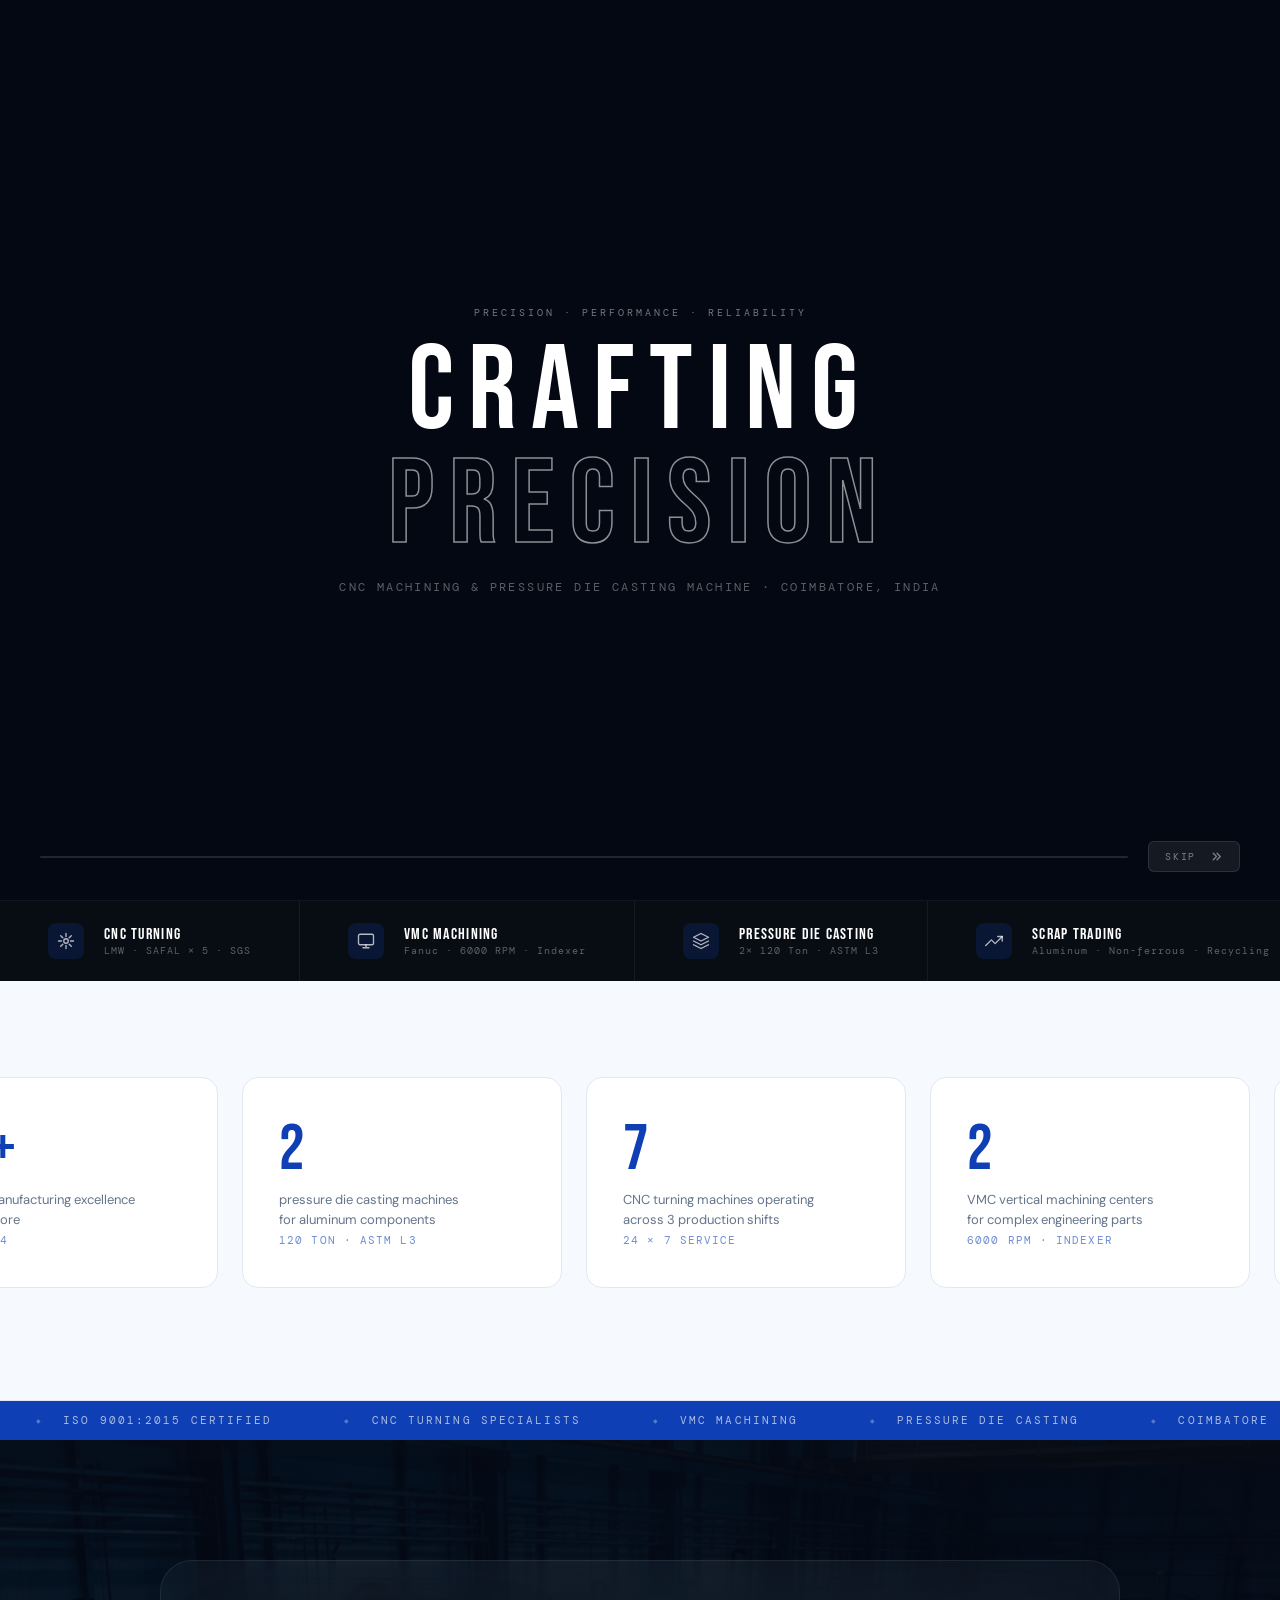
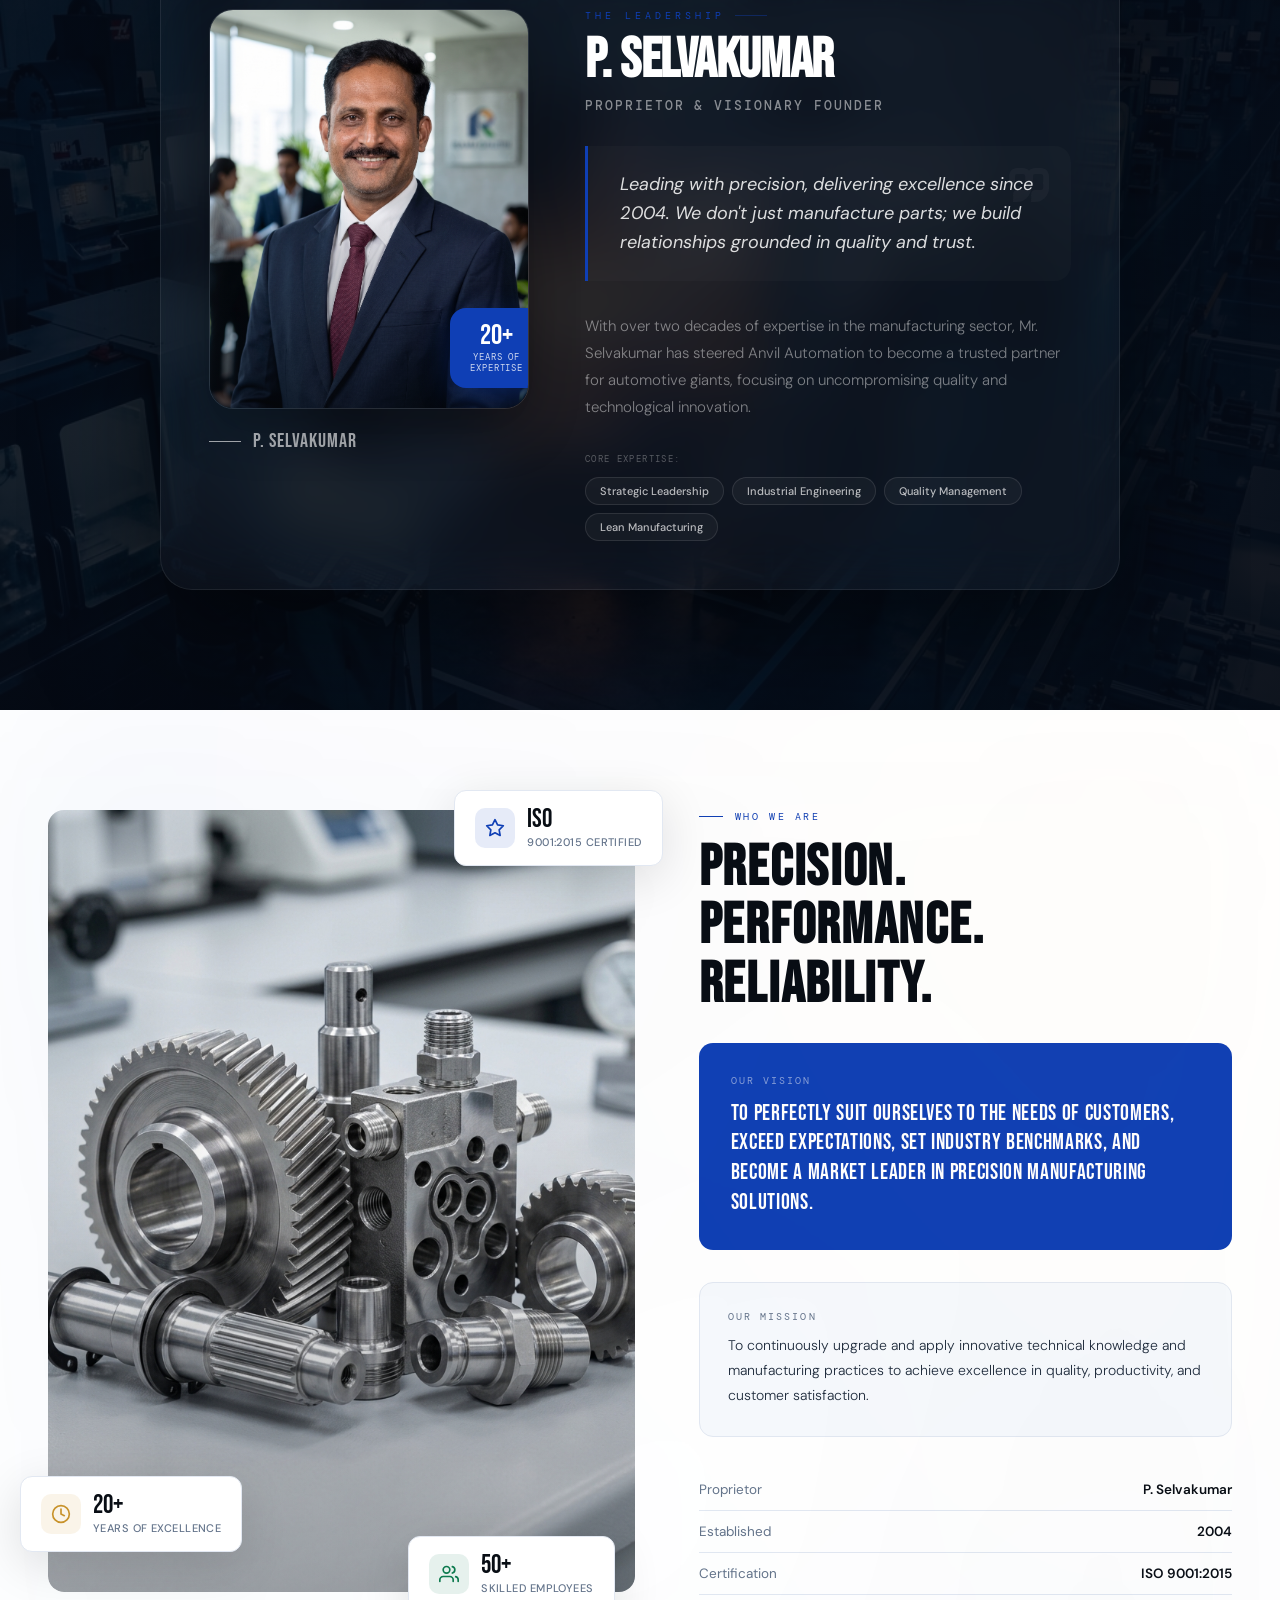
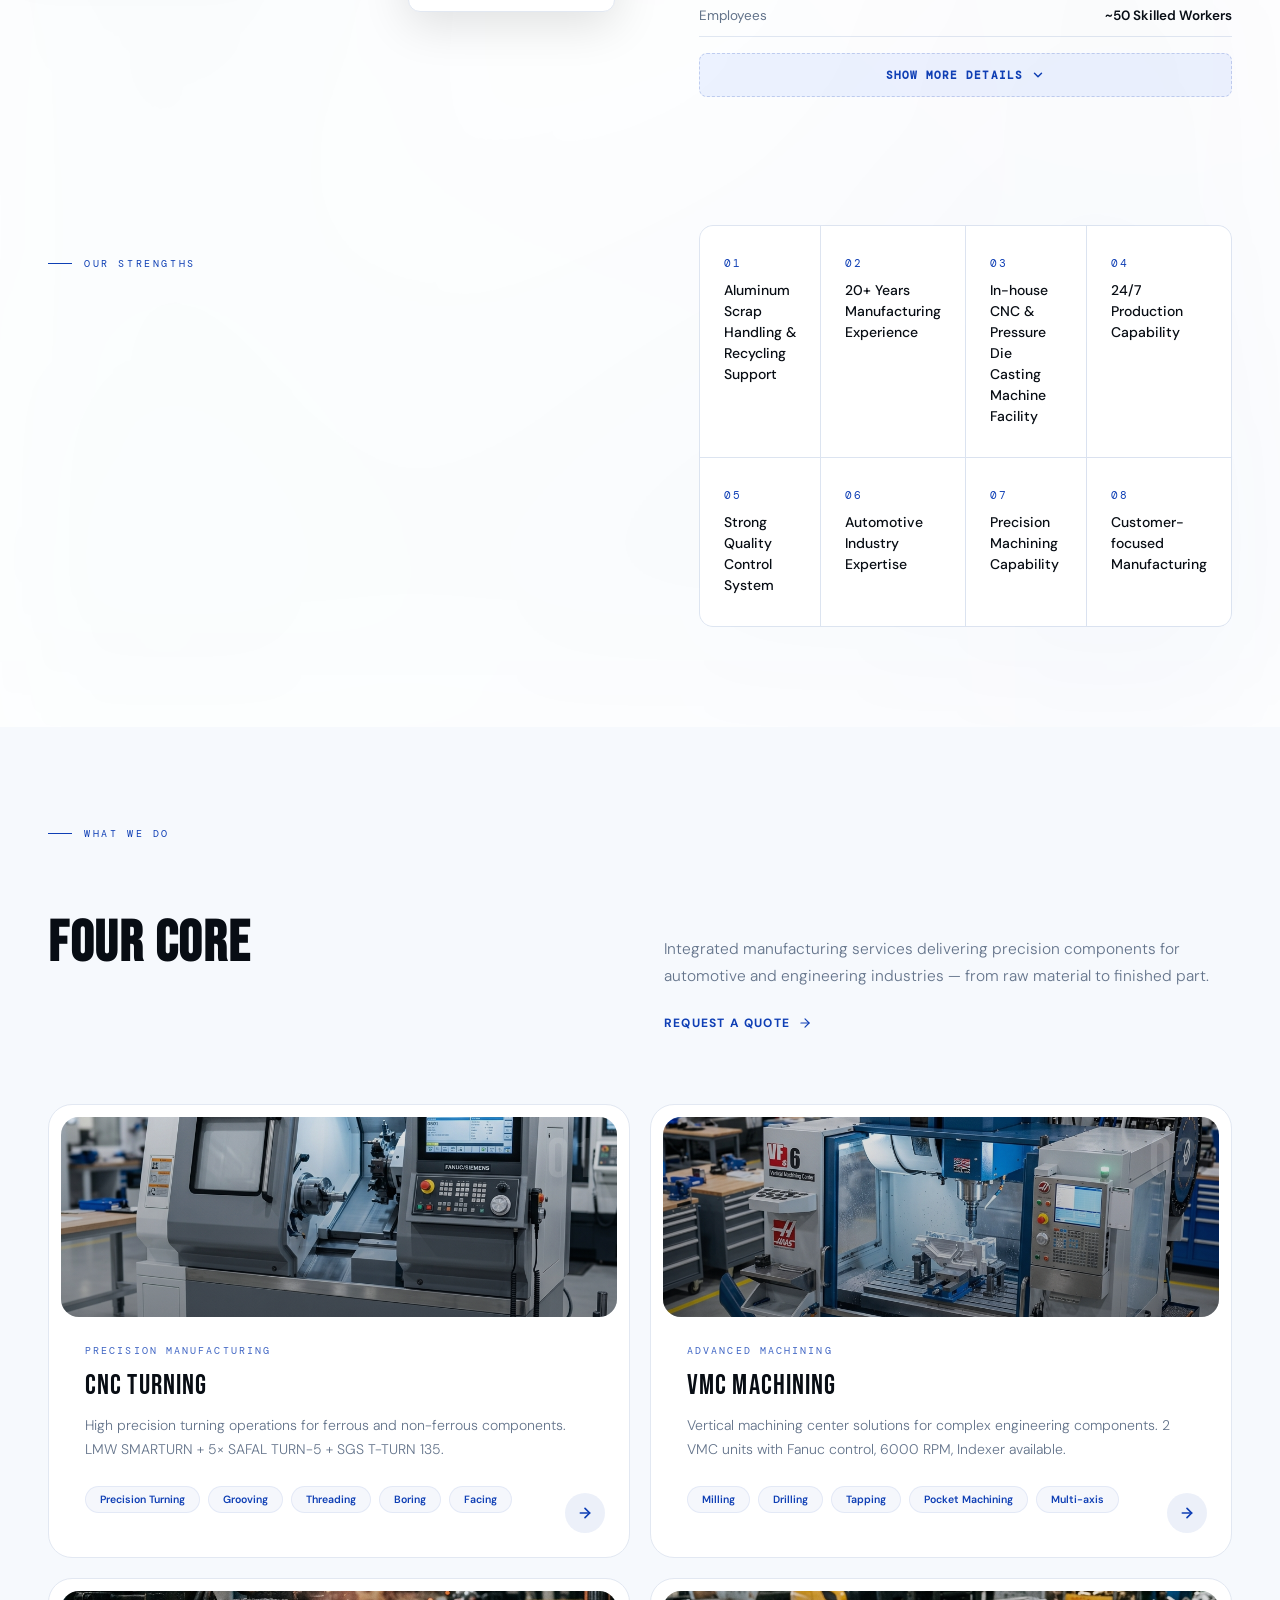
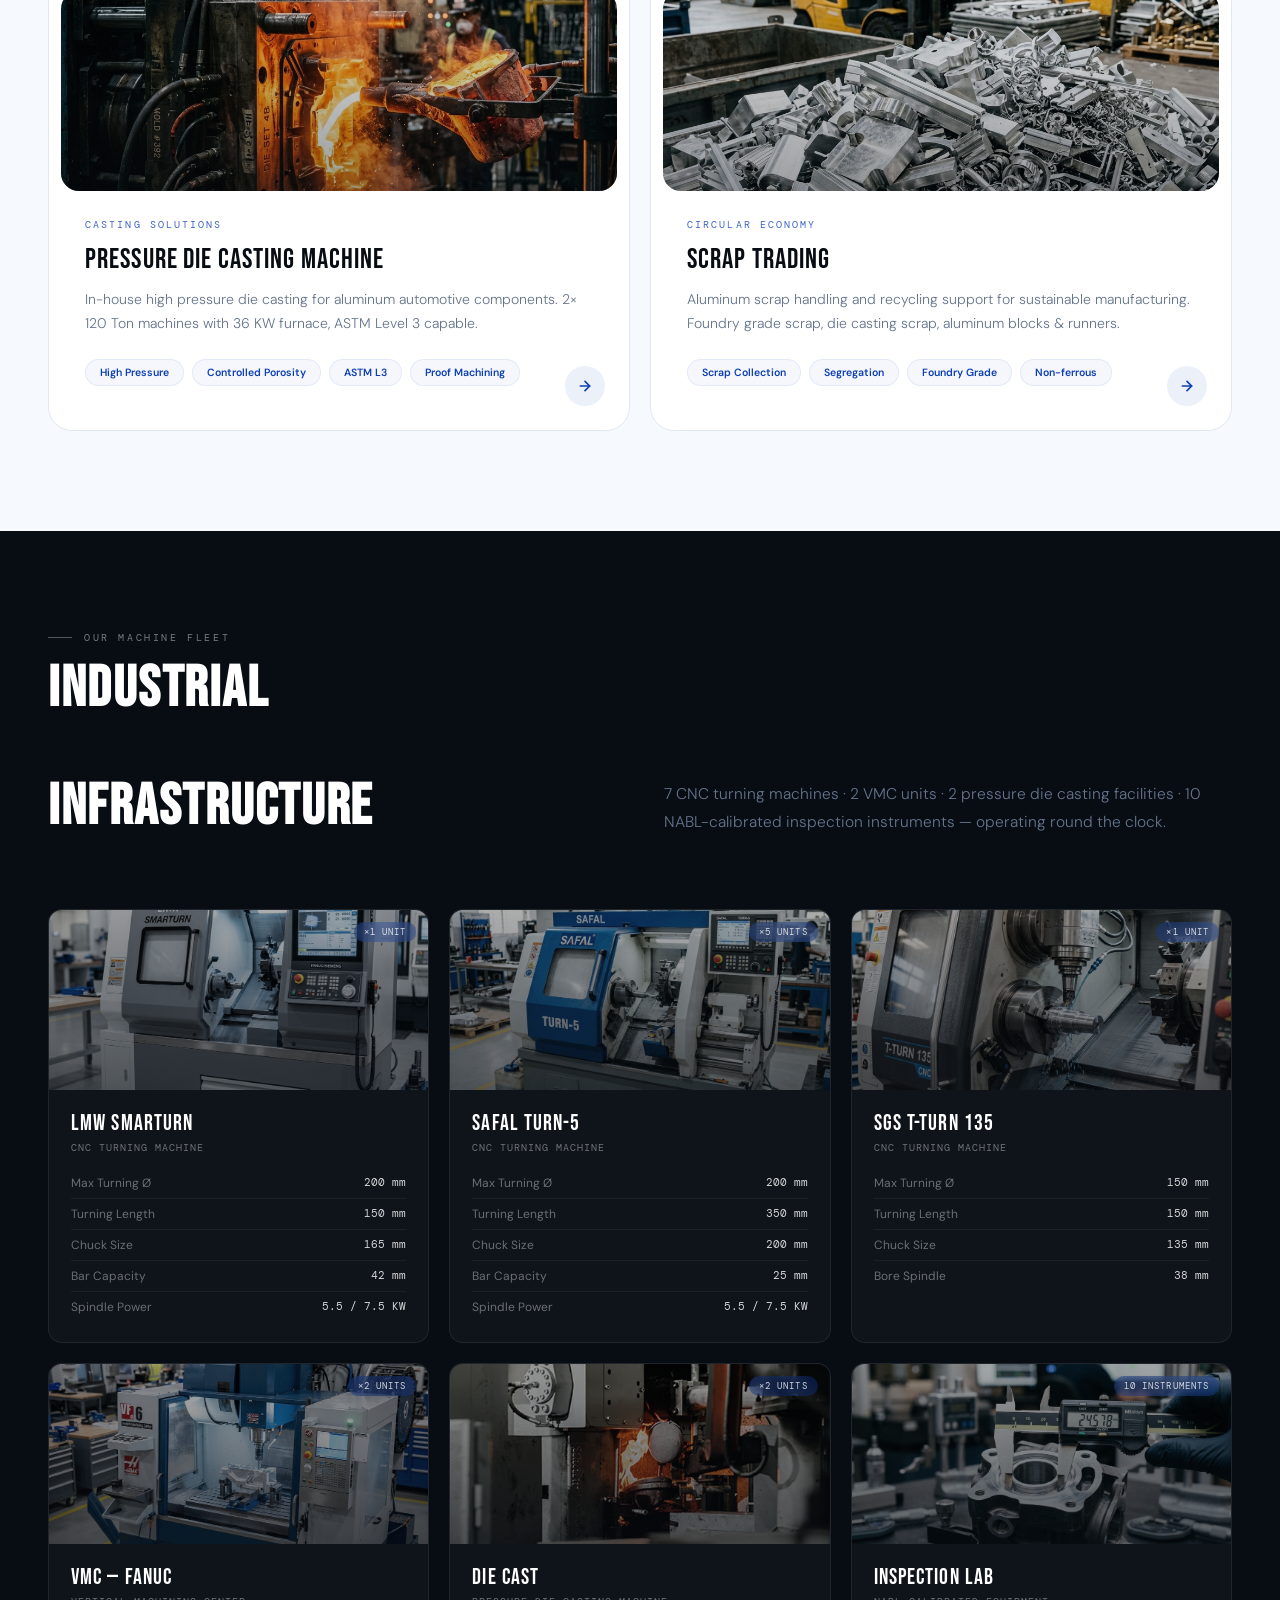
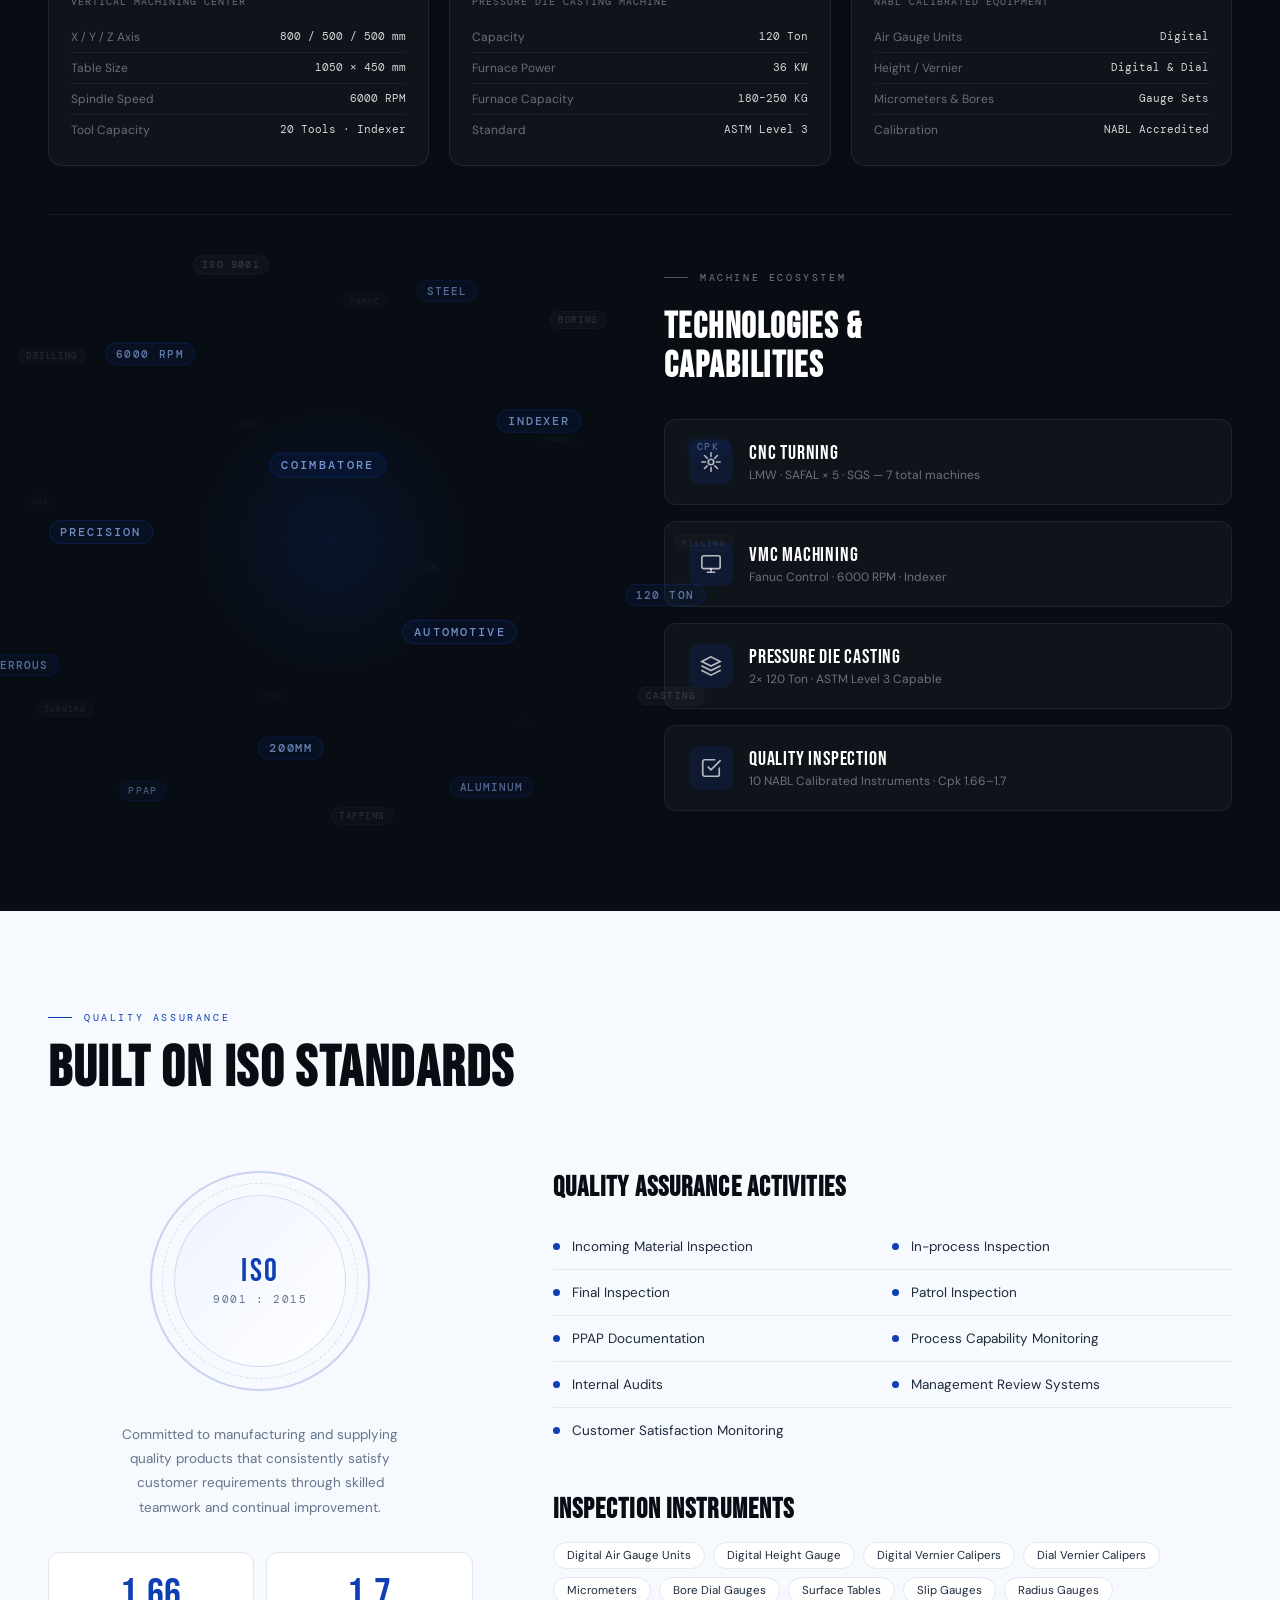
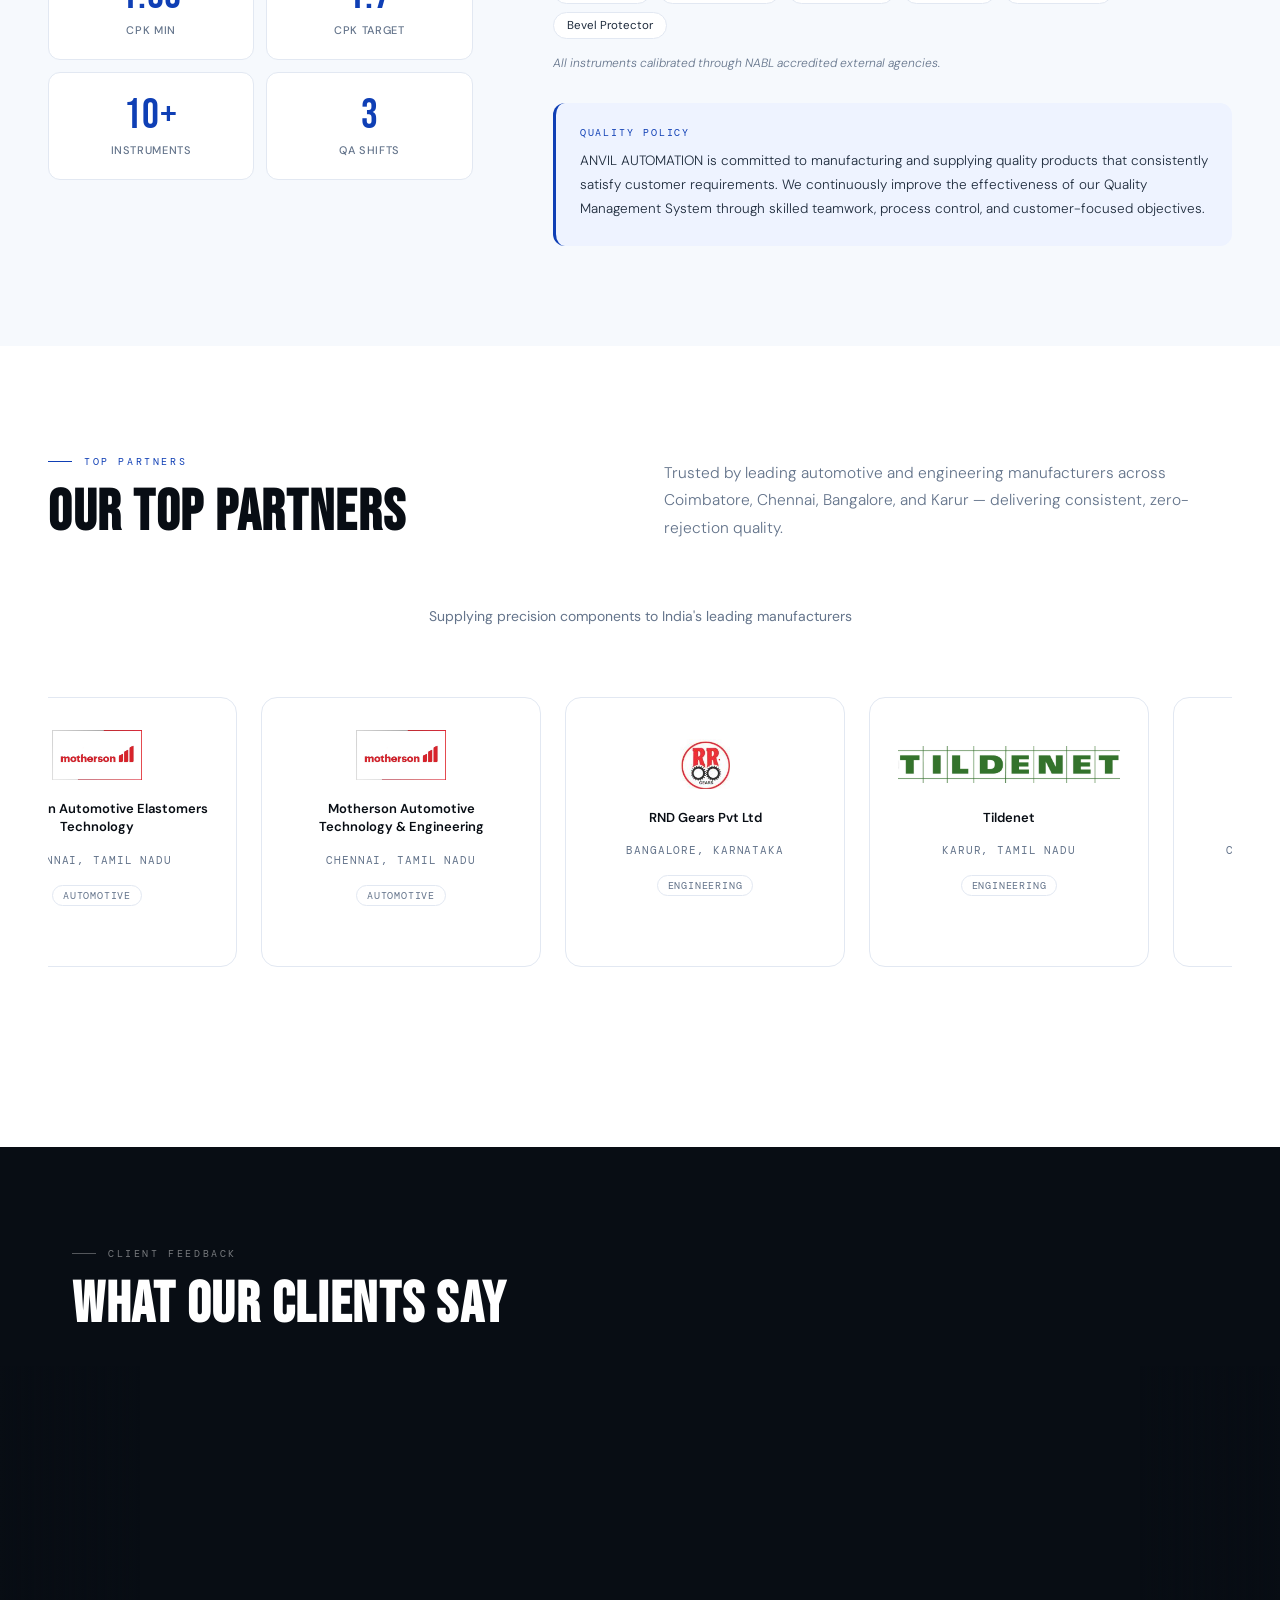
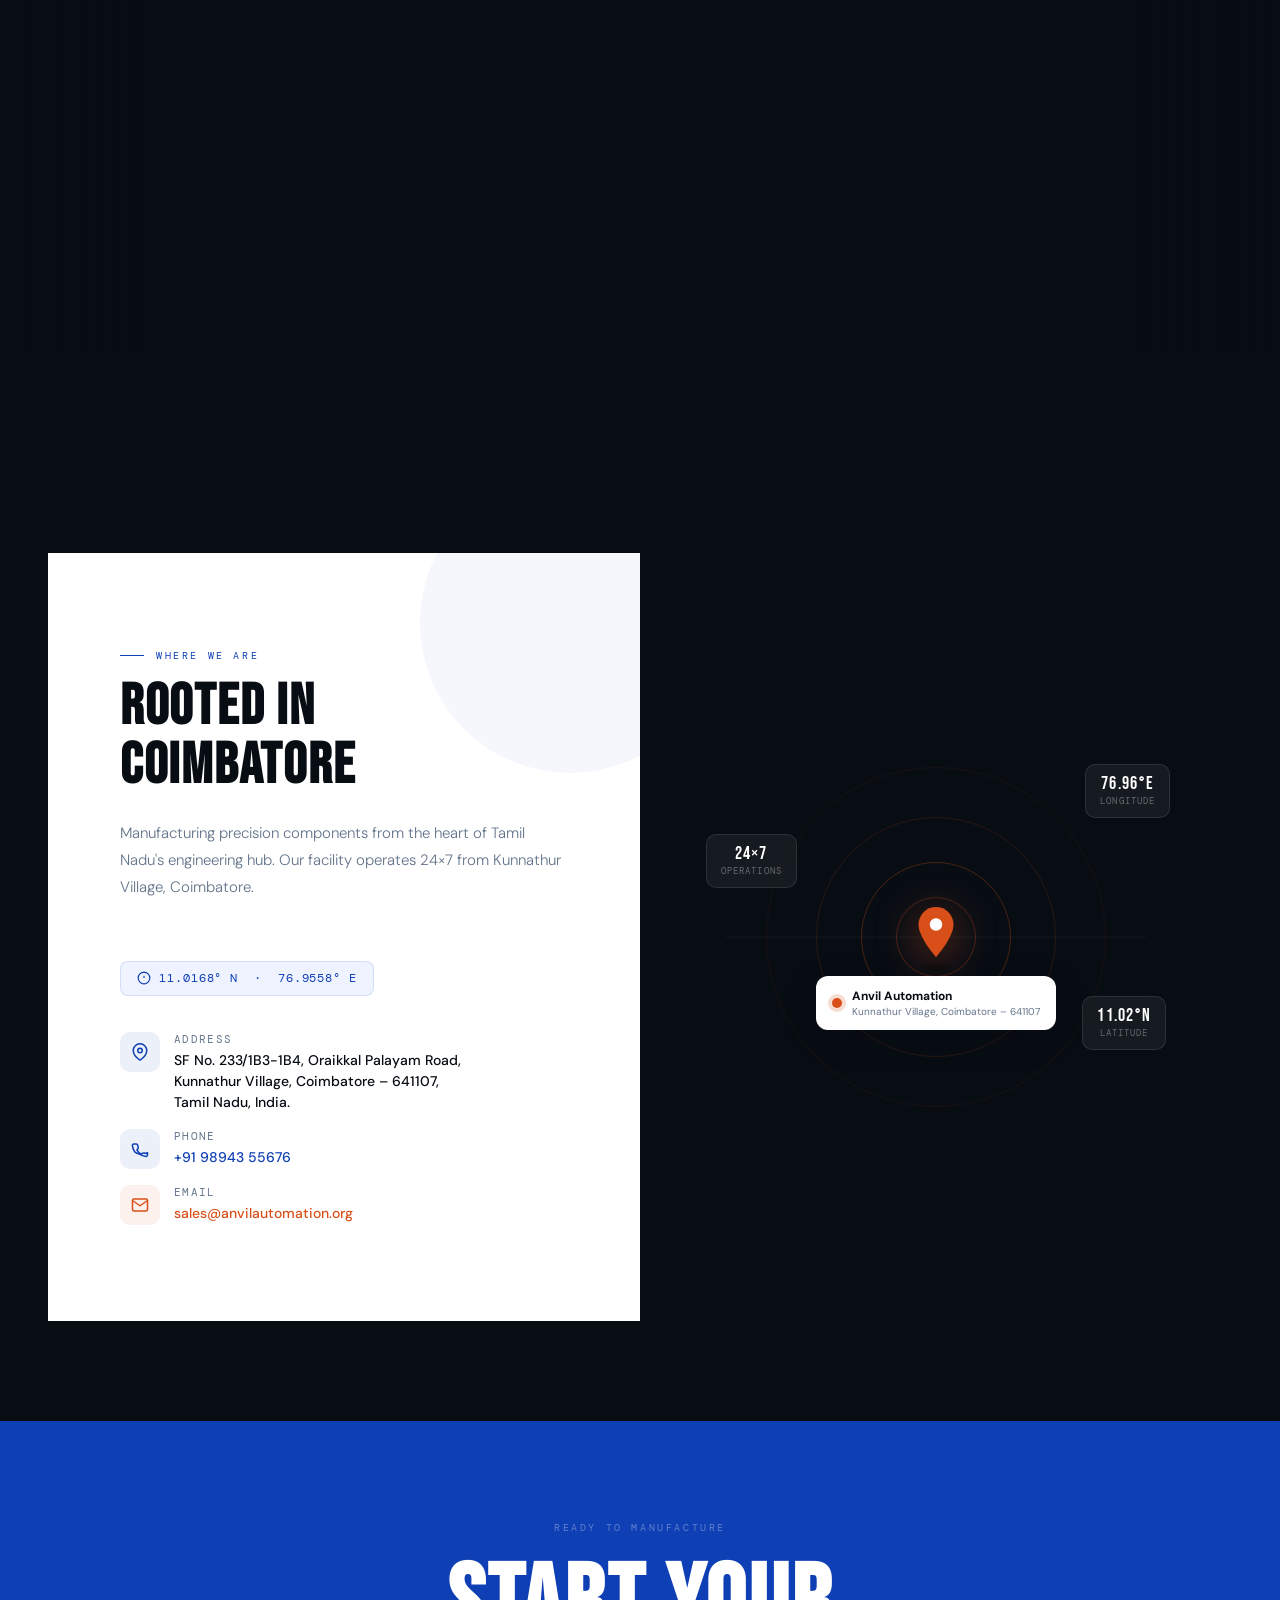
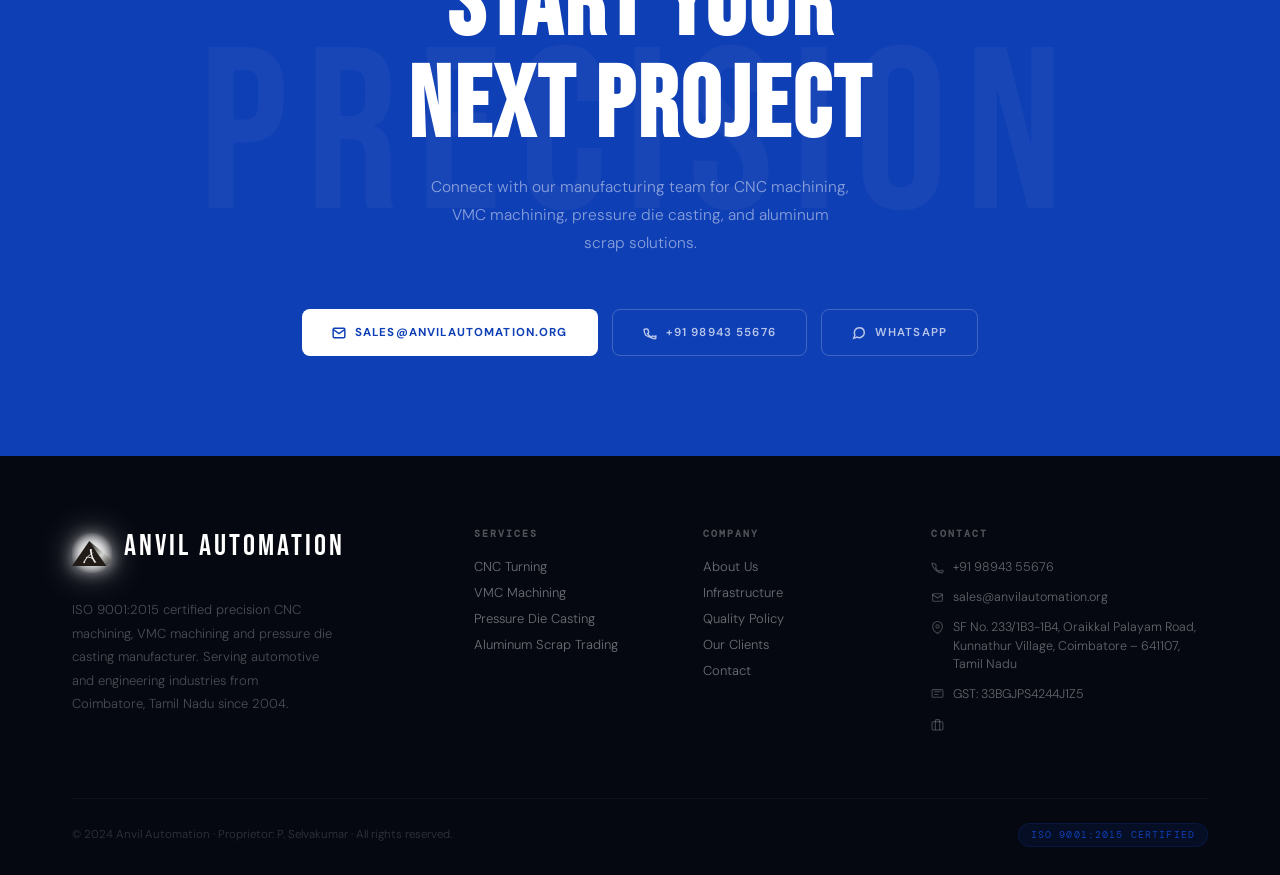
<file: index.html>
<!DOCTYPE html>
<html lang="en">

<head>
  <meta charset="UTF-8">
  <meta name="viewport" content="width=device-width, initial-scale=1.0">
  <title>Anvil Automation — Precision CNC Machining & Pressure Die Casting Machine, Coimbatore</title>
  <meta name="description"
    content="ISO 9001:2015 certified CNC machining, VMC machining and pressure die casting manufacturer in Coimbatore, Tamil Nadu since 2004.">
  <link rel="preconnect" href="https://fonts.googleapis.com">
  <link
    href="https://fonts.googleapis.com/css2?family=Bebas+Neue&family=DM+Sans:ital,wght@0,300;0,400;0,500;0,600;1,300&family=DM+Mono:wght@400;500&display=swap"
    rel="stylesheet">
  <link rel="stylesheet" href="css/anvil_automation_v2.css">

  <!-- SEO & Browser Metadata -->
  <meta name="robots" content="index, follow">
  <meta name="keywords"
    content="Anvil Automation, CNC Machining Coimbatore, VMC Machining Coimbatore, Pressure Die Casting Coimbatore, Aluminum Scrap Trading, Precision Components Manufacturer Coimbatore, ISO 9001:2015 Coimbatore, Automotive Component Manufacturers, Tamil Nadu Engineering Industry, Selvakumar Anvil">
  <meta name="theme-color" content="#0F3FB5">
  <link rel="canonical" href="https://anvilautomation.org/">

  <!-- Favicon / Brand Logo -->
  <link rel="icon" type="image/png" href="assets/images/logo1.png">
  <link rel="apple-touch-icon" href="assets/images/logo1.png">

  <!-- Open Graph / Facebook -->
  <meta property="og:type" content="website">
  <meta property="og:url" content="https://anvilautomation.org/">
  <meta property="og:title" content="Anvil Automation — Precision CNC Machining & Pressure Die Casting Machine, Coimbatore">
  <meta property="og:description"
    content="ISO 9001:2015 certified CNC machining, VMC machining and pressure die casting manufacturer in Coimbatore, Tamil Nadu since 2004.">
  <meta property="og:image" content="https://anvilautomation.org/assets/images/logo1.png">
  <meta property="og:site_name" content="Anvil Automation">

  <!-- Twitter -->
  <meta name="twitter:card" content="summary_large_image">
  <meta name="twitter:url" content="https://anvilautomation.org/">
  <meta name="twitter:title" content="Anvil Automation — Precision CNC Machining & Pressure Die Casting Machine, Coimbatore">
  <meta name="twitter:description"
    content="ISO 9001:2015 certified CNC machining, VMC machining and pressure die casting manufacturer in Coimbatore, Tamil Nadu since 2004.">
  <meta name="twitter:image" content="https://anvilautomation.org/assets/images/logo1.png">

  <!-- Structured Data JSON-LD Schema -->
  <script type="application/ld+json">
  {
    "@context": "https://schema.org",
    "@type": "ManufacturingBusiness",
    "name": "Anvil Automation",
    "image": "https://anvilautomation.org/assets/images/logo1.png",
    "@id": "https://anvilautomation.org/#organization",
    "url": "https://anvilautomation.org/",
    "telephone": "+919894355676",
    "email": "sales@anvilautomation.org",
    "address": {
      "@type": "PostalAddress",
      "streetAddress": "SF No. 233/1B3-1B4, Oraikkal Palayam Road, Kunnathur Village",
      "addressLocality": "Coimbatore",
      "addressRegion": "Tamil Nadu",
      "postalCode": "641107",
      "addressCountry": "IN"
    },
    "geo": {
      "@type": "GeoCoordinates",
      "latitude": 11.0858,
      "longitude": 77.0601
    },
    "contactPoint": {
      "@type": "ContactPoint",
      "telephone": "+919894355676",
      "contactType": "sales",
      "areaServed": "IN",
      "availableLanguage": ["en", "ta"]
    },
    "openingHoursSpecification": {
      "@type": "OpeningHoursSpecification",
      "dayOfWeek": [
        "Monday",
        "Tuesday",
        "Wednesday",
        "Thursday",
        "Friday",
        "Saturday"
      ],
      "opens": "08:30",
      "closes": "18:30"
    }
  }
  </script>
</head>

<body>

  <!-- INTRO ANIMATION -->
  <div id="introOverlay">
    <!-- Background Video -->
    <video id="introVideo" autoplay muted playsinline>
      <source src="assets/video/anvil_auto.mp4" type="video/mp4">
    </video>

    <!-- Dark gradient layers for legibility -->
    <div class="intro-layer intro-grad-top"></div>
    <div class="intro-layer intro-grad-bottom"></div>
    <div class="intro-layer intro-vignette"></div>

    <!-- Center: Cinematic Title -->
    <div class="intro-center">
      <div class="intro-eyebrow">Precision · Performance · Reliability</div>
      <div class="intro-title-wrap">
        <span class="intro-title-word">CRAFTING</span>
        <span class="intro-title-word accent">PRECISION</span>
      </div>
      <div class="intro-sub">CNC Machining &amp; Pressure Die Casting Machine · Coimbatore, India</div>
    </div>

    <!-- Bottom: Progress bar + Skip -->
    <div class="intro-footer">
      <div class="intro-progress-track">
        <div class="intro-progress-bar" id="introProgressBar"></div>
      </div>
      <button class="intro-skip" onclick="skipIntro()">Skip&nbsp;<svg viewBox="0 0 24 24">
          <polyline points="13 18 19 12 13 6" />
          <polyline points="6 18 12 12 6 6" />
        </svg></button>
    </div>
  </div>

  <!-- CURSOR -->
  <div id="cDot"></div>
  <div id="cRing"></div>
  <!-- PROGRESS -->
  <div id="prog"></div>

  <!-- FLOATING CONTACT DOCK -->
  <div class="dock" id="mainDock">
    <div class="dock-item">
      <a href="https://wa.me/919894355676" target="_blank" class="dock-btn wa">
        <svg viewBox="0 0 24 24" fill="currentColor">
          <path
            d="M17.472 14.382c-.297-.149-1.758-.867-2.03-.967-.273-.099-.471-.148-.67.15-.197.297-.767.966-.94 1.164-.173.199-.347.223-.644.075-.297-.15-1.255-.463-2.39-1.475-.883-.788-1.48-1.761-1.653-2.059-.173-.297-.018-.458.13-.606.134-.133.298-.347.446-.52.149-.174.198-.298.298-.497.099-.198.05-.371-.025-.52-.075-.149-.669-1.612-.916-2.207-.242-.579-.487-.5-.669-.51-.173-.008-.371-.01-.57-.01-.198 0-.52.074-.792.372-.272.297-1.04 1.016-1.04 2.479 0 1.462 1.065 2.875 1.213 3.074.149.198 2.096 3.2 5.077 4.487.709.306 1.262.489 1.694.625.712.227 1.36.195 1.871.118.571-.085 1.758-.719 2.006-1.413.248-.694.248-1.289.173-1.413-.074-.124-.272-.198-.57-.347m-5.421 7.403h-.004a9.87 9.87 0 01-5.031-1.378l-.361-.214-3.741.982.998-3.648-.235-.374a9.86 9.86 0 01-1.51-5.26c.001-5.45 4.436-9.884 9.888-9.884 2.64 0 5.122 1.03 6.988 2.898a9.825 9.825 0 012.893 6.994c-.003 5.45-4.437 9.884-9.885 9.884m8.413-18.297A11.815 11.815 0 0012.05 0C5.495 0 .16 5.335.157 11.892c0 2.096.547 4.142 1.588 5.945L.057 24l6.305-1.654a11.882 11.882 0 005.683 1.448h.005c6.554 0 11.89-5.335 11.893-11.893a11.821 11.821 0 00-3.48-8.413Z" />
        </svg>
      </a>
      <div class="dock-tip">WhatsApp</div>
    </div>
    <div class="dock-item">
      <a href="tel:+919894355676" class="dock-btn ph">
        <svg viewBox="0 0 24 24" fill="none" stroke="currentColor" stroke-width="2" stroke-linecap="round"
          stroke-linejoin="round">
          <path
            d="M22 16.92v3a2 2 0 01-2.18 2 19.79 19.79 0 01-8.63-3.07 19.5 19.5 0 01-6.29-6.29 19.79 19.79 0 01-3.07-8.67A2 2 0 013.83 5h3a2 2 0 012 1.72c.127.96.361 1.903.7 2.81a2 2 0 01-.45 2.11L8.09 12.62a16 16 0 006.29 6.29l1.38-1.09a2 2 0 012.11-.45c.907.339 1.85.573 2.81.7A2 2 0 0122 19.92z" />
        </svg>
      </a>
      <div class="dock-tip">Call Us</div>
    </div>
    <div class="dock-sep"></div>
    <div class="dock-item dock-item-center">
      <button class="dock-btn chatbot" onclick="openChatbot()">
        <img src="assets/images/chatbot.png" alt="Live Chat Bot" class="chatbot-icon-img">
      </button>
      <div class="dock-tip">Axis AI</div>
    </div>
    <div class="dock-sep"></div>
    <div class="dock-item dock-email-item" id="dockEmailItem">
      <button class="dock-btn em" aria-label="Email Us" onclick="toggleEmailPanel(event)">
        <svg viewBox="0 0 24 24" fill="none" stroke="currentColor" stroke-width="2" stroke-linecap="round"
          stroke-linejoin="round">
          <rect x="3" y="5" width="18" height="14" rx="2" />
          <path d="M3 7l9 6 9-6" />
        </svg>
      </button>
      <div class="dock-email-panel" id="dockEmailPanel">
        <div class="dep-header">
          <svg width="13" height="13" viewBox="0 0 24 24" fill="none" stroke="currentColor" stroke-width="2.5" stroke-linecap="round" stroke-linejoin="round"><rect x="3" y="5" width="18" height="14" rx="2"/><path d="M3 7l9 6 9-6"/></svg>
          Contact Us
        </div>
        <a href="mailto:sales@anvilautomation.org" class="dep-row" style="--dep-color:#1147A8">
          <div class="dep-info"><div class="dep-role">Sales</div><div class="dep-addr">sales@anvilautomation.org</div></div>
          <svg class="dep-send" viewBox="0 0 24 24" fill="none" stroke="currentColor" stroke-width="2" stroke-linecap="round" stroke-linejoin="round"><line x1="5" y1="12" x2="19" y2="12"/><polyline points="12 5 19 12 12 19"/></svg>
        </a>
        <a href="mailto:purchase@anvilautomation.org" class="dep-row" style="--dep-color:#C0441A">
          <div class="dep-info"><div class="dep-role">Purchase</div><div class="dep-addr">purchase@anvilautomation.org</div></div>
          <svg class="dep-send" viewBox="0 0 24 24" fill="none" stroke="currentColor" stroke-width="2" stroke-linecap="round" stroke-linejoin="round"><line x1="5" y1="12" x2="19" y2="12"/><polyline points="12 5 19 12 12 19"/></svg>
        </a>
        <a href="mailto:manager@anvilautomation.org" class="dep-row" style="--dep-color:#0D7A4E">
          <div class="dep-info"><div class="dep-role">Manager</div><div class="dep-addr">manager@anvilautomation.org</div></div>
          <svg class="dep-send" viewBox="0 0 24 24" fill="none" stroke="currentColor" stroke-width="2" stroke-linecap="round" stroke-linejoin="round"><line x1="5" y1="12" x2="19" y2="12"/><polyline points="12 5 19 12 12 19"/></svg>
        </a>
        <a href="mailto:quality@anvilautomation.org" class="dep-row" style="--dep-color:#9A7218">
          <div class="dep-info"><div class="dep-role">Quality</div><div class="dep-addr">quality@anvilautomation.org</div></div>
          <svg class="dep-send" viewBox="0 0 24 24" fill="none" stroke="currentColor" stroke-width="2" stroke-linecap="round" stroke-linejoin="round"><line x1="5" y1="12" x2="19" y2="12"/><polyline points="12 5 19 12 12 19"/></svg>
        </a>
        <a href="mailto:accounts@anvilautomation.org" class="dep-row" style="--dep-color:#0891B2">
          <div class="dep-info"><div class="dep-role">Accounts</div><div class="dep-addr">accounts@anvilautomation.org</div></div>
          <svg class="dep-send" viewBox="0 0 24 24" fill="none" stroke="currentColor" stroke-width="2" stroke-linecap="round" stroke-linejoin="round"><line x1="5" y1="12" x2="19" y2="12"/><polyline points="12 5 19 12 12 19"/></svg>
        </a>
      </div>
    </div>
    <div class="dock-item">
      <a href="https://maps.google.com/?q=Anvil+Automation+Coimbatore" target="_blank" class="dock-btn mp">
        <svg viewBox="0 0 24 24" fill="none" stroke="currentColor" stroke-width="2" stroke-linecap="round"
          stroke-linejoin="round">
          <path d="M21 10c0 7-9 13-9 13s-9-6-9-13a9 9 0 0118 0z" />
          <circle cx="12" cy="10" r="3" />
        </svg>
      </a>
      <div class="dock-tip">Location</div>
    </div>
  </div>

  <!-- NAV -->
  <nav id="mainNav">
    <a href="#hero" class="nav-brand">
      <div class="nav-logo-wrap">
        <img src="assets/images/logo1.png" alt="Anvil Automation" class="nav-logo-img">
      </div>
      <div class="nav-brand-text">
        <span class="nav-brand-name">ANVIL AUTOMATION</span>
        <span class="nav-brand-tag">ISO 9001:2015 · Est. 2004</span>
      </div>
    </a>
    <div class="nav-links">
      <a href="#hero">Home</a>
      <a href="#about">About</a>
      <a href="#services">Services</a>
      <a href="#infrastructure">Infra</a>
      <a href="#quality">Quality</a>
      <a href="#clients">Clients</a>
      <a href="#contact">Contact</a>
    </div>
    <div class="nav-right">
      <a href="tel:+919894355676" class="btn-sm ghost">
        <svg width="14" height="14" stroke="currentColor" fill="none" stroke-width="2" stroke-linecap="round"
          stroke-linejoin="round" viewBox="0 0 24 24">
          <path
            d="M22 16.92v3a2 2 0 01-2.18 2 19.79 19.79 0 01-8.63-3.07 19.5 19.5 0 01-6.29-6.29 19.79 19.79 0 01-3.07-8.67A2 2 0 013.83 5h3a2 2 0 012 1.72c.127.96.361 1.903.7 2.81a2 2 0 01-.45 2.11L8.09 12.62a16 16 0 006.29 6.29l1.38-1.09a2 2 0 012.11-.45c.907.339 1.85.573 2.81.7A2 2 0 0122 19.92z" />
        </svg>
        Call Us
      </a>
      <a href="mailto:sales@anvilautomation.org" class="btn-sm solid">
        <svg width="14" height="14" stroke="currentColor" fill="none" stroke-width="2" stroke-linecap="round"
          stroke-linejoin="round" viewBox="0 0 24 24">
          <rect x="3" y="5" width="18" height="14" rx="2" />
          <path d="M3 7l9 6 9-6" />
        </svg>
        Get a Quote
      </a>
      <button class="ham" id="hamBtn" onclick="toggleMob()" aria-label="Menu">
        <span></span><span></span><span></span>
      </button>
    </div>
  </nav>

  <!-- MOBILE NAV DRAWER -->
  <div class="mob-nav" id="mobNav">
    <button class="mob-close" onclick="toggleMob()" aria-label="Close Menu">
      <svg viewBox="0 0 24 24" width="24" height="24" stroke="currentColor" fill="none" stroke-width="2">
        <line x1="18" y1="6" x2="6" y2="18"></line>
        <line x1="6" y1="6" x2="18" y2="18"></line>
      </svg>
    </button>
    <div class="mob-inner">
      <div class="mob-header">
        <div class="mob-brand">
          <img src="assets/images/logo1.png" alt="Anvil Automation" class="mob-brand-logo">
          <div class="mob-brand-info">
            <div class="mob-brand-name">ANVIL AUTOMATION</div>
            <div class="mob-brand-tag">ISO 9001:2015 · Est. 2004</div>
          </div>
        </div>
      </div>

      <nav class="mob-links">
        <a href="#hero" onclick="toggleMob()">Home</a>
        <a href="#about" onclick="toggleMob()">About</a>
        <a href="#services" onclick="toggleMob()">Services</a>
        <a href="#infrastructure" onclick="toggleMob()">Infrastructure</a>
        <a href="#quality" onclick="toggleMob()">Quality</a>
        <a href="#clients" onclick="toggleMob()">Clients</a>
        <a href="#contact" onclick="toggleMob()">Contact</a>
      </nav>

      <div class="mob-footer">
        <div class="mob-copyright">PRECISION CNC & PRESSURE DIE CASTING MACHINE · COIMBATORE, INDIA</div>
      </div>
    </div>
  </div>

  <!-- HERO -->
  <section id="hero">
    <div class="hero-video-wrap">
      <!-- Manufacturing bg slideshow -->
      <div class="hero-slideshow" id="heroSlideshow">
        <img src="assets/images/hero_factory_bg.png" alt="Anvil Automation Advanced Manufacturing Facility"
          class="hero-slide active">
        <img src="assets/images/lmw_smarturn.png" alt="Precision CNC Turning Excellence" class="hero-slide">
        <img src="assets/images/vmc_machine.png" alt="High-Speed VMC Machining" class="hero-slide">
        <img src="assets/images/die_casting.png" alt="Premium Pressure Die Casting" class="hero-slide">
      </div>
      <div class="hero-overlay"></div>
    </div>
    <div class="meteors" id="meteorLayer"></div>

    <div class="hero-inner">
      <div class="hero-badge">
        <div class="hero-badge-dot"></div>
        <span class="hero-badge-txt">Est. 2004 · Coimbatore, India · ISO 9001:2015 Certified</span>
      </div>
      <div class="hero-wordmark">
        <span class="hero-anvil">ANVIL</span>
        <span class="hero-auto">AUTOMATION</span>
      </div>
      <p class="hero-desc">Precision CNC machining, VMC machining & Pressure Die Casting Machine services for Automotive and General
        Engineering industries. Trusted South India manufacturing partner for 20+ years.</p>
      <div class="hero-actions">
        <a href="mailto:sales@anvilautomation.org" class="btn-hero-p">
          Get a Quote
          <svg viewBox="0 0 24 24" stroke="currentColor" fill="none" stroke-width="2" stroke-linecap="round"
            stroke-linejoin="round">
            <line x1="5" y1="12" x2="19" y2="12" />
            <polyline points="12 5 19 12 12 19" />
          </svg>
        </a>
        <a href="#services" class="btn-hero-g">Explore Capabilities</a>
        <a href="#leadership" class="btn-hero-g">Visit Profile</a>
      </div>
    </div>

    <!-- Stats bottom-right -->
    <div class="hero-stats">
      <div class="hs">
        <div class="hs-n">20+</div>
        <div class="hs-l">Years Active</div>
      </div>
      <div class="hs">
        <div class="hs-n">50+</div>
        <div class="hs-l">Employees</div>
      </div>
      <div class="hs">
        <div class="hs-n">7</div>
        <div class="hs-l">CNC Machines</div>
      </div>
      <div class="hs">
        <div class="hs-n">3</div>
        <div class="hs-l">Shifts / 24×7</div>
      </div>
    </div>

    <div class="hero-coords">
      Coimbatore · Tamil Nadu · India<br>
      Kunnathur Village · Coimbatore – 641107
    </div>

  </section>

  <!-- CAPABILITIES STRIP -->
  <div class="caps-strip">
    <div class="caps-track" id="capsTrack"></div>
  </div>

  <!-- IMPACT NUMBERS -->
  <div class="impact">
    <div class="impact-inner">
      <div class="imp-card" data-reveal data-delay="1">
        <div class="imp-num">20+</div>
        <div class="imp-label">Years of manufacturing excellence<br>in Coimbatore</div>
        <div class="imp-sub">Est. 2004</div>
      </div>
      <div class="imp-card" data-reveal data-delay="2">
        <div class="imp-num">2</div>
        <div class="imp-label"> pressure die casting machines<br>for aluminum components</div>
        <div class="imp-sub">120 Ton · ASTM L3</div>
      </div>
      <div class="imp-card" data-reveal data-delay="3">
        <div class="imp-num">7</div>
        <div class="imp-label">CNC turning machines operating<br>across 3 production shifts</div>
        <div class="imp-sub">24 × 7 Service</div>
      </div>
      <div class="imp-card" data-reveal data-delay="4">
        <div class="imp-num">2</div>
        <div class="imp-label">VMC vertical machining centers<br>for complex engineering parts</div>
        <div class="imp-sub">6000 RPM · Indexer</div>
      </div>
      <div class="imp-card" data-reveal data-delay="5">
        <div class="imp-num">Cpk</div>
        <div class="imp-label">Process capability index<br>maintained at 1.66–1.7</div>
        <div class="imp-sub">ISO 9001:2015</div>
      </div>
      <div class="imp-card" data-reveal data-delay="6">
        <div class="imp-num">10+</div>
        <div class="imp-label">Trusted industry partners<br>across South India</div>
        <div class="imp-sub">Automotive · Engineering</div>
      </div>
    </div>
  </div>

  <!-- TICKER -->
  <div class="ticker-band">
    <div class="ticker-track" id="tickerTrack"></div>
  </div>

  <!-- Owner Profile Section -->
  <div class="owner-section" id="leadership" data-reveal="up">
    <!-- Manufacturing bg slideshow (immersive background) -->
    <div class="owner-bg-slideshow">
      <div class="hero-slideshow" id="ownerSlideshow">
        <img src="assets/images/hero_factory_bg.png" alt="Anvil Automation Facility" class="hero-slide active">
        <img src="assets/images/lmw_smarturn.png" alt="Precision Manufacturing" class="hero-slide">
        <img src="assets/images/vmc_machine.png" alt="Advanced Machining" class="hero-slide">
        <img src="assets/images/die_casting.png" alt="Die Casting Excellence" class="hero-slide">
      </div>
      <div class="owner-bg-overlay"></div>
    </div>

    <div class="owner-card">
      <div class="owner-img-side">
        <div class="owner-img-wrap">
          <img src="assets/images/owner_img.png" alt="P. Selvakumar - Proprietor" class="owner-img">
          <div class="owner-img-overlay"></div>
          <div class="owner-exp-badge">
            <span class="exp-num">20+</span>
            <span class="exp-txt">Years of<br>Expertise</span>
          </div>
        </div>
        <div class="owner-signature">
          <div class="sig-line"></div>
          <span class="sig-text">P. Selvakumar</span>
        </div>
      </div>

      <div class="owner-info">
        <div class="owner-header">
          <div class="owner-eyebrow">The Leadership</div>
          <h2 class="owner-name-display">P. Selvakumar</h2>
          <div class="owner-title">Proprietor & Visionary Founder</div>
        </div>

        <div class="owner-quote-box">
          <svg class="quote-icon" viewBox="0 0 24 24" fill="currentColor">
            <path
              d="M14.017 21L14.017 18C14.017 16.8954 14.9124 16 16.017 16H19.017C19.5693 16 20.017 15.5523 20.017 15V9C20.017 8.44772 19.5693 8 19.017 8H16.017C15.4647 8 15.017 8.44772 15.017 9V12C15.017 12.5523 14.5693 13 14.017 13H13.017C12.4647 13 12.017 12.5523 12.017 12V9C12.017 6.79086 13.8079 5 16.017 5H19.017C21.2261 5 23.017 6.79086 23.017 9V15C23.017 18.866 19.883 22 16.017 22H14.017V21ZM5.017 21L5.017 18C5.017 16.8954 5.91243 16 7.017 16H10.017C10.5693 16 11.017 15.5523 11.017 15V9C11.017 8.44772 10.5693 8 10.017 8H7.017C6.46472 8 6.017 8.44772 6.017 9V12C6.017 12.5523 5.5693 13 5.017 13H4.017C3.46472 13 3.017 12.5523 3.017 12V9C3.017 6.79086 4.80786 5 7.017 5H10.017C12.2261 5 14.017 6.79086 14.017 9V15C14.017 18.866 10.883 22 7.017 22H5.017V21Z" />
          </svg>
          <div class="owner-quote">Leading with precision, delivering excellence since 2004. We don't just manufacture
            parts; we build relationships grounded in quality and trust.</div>
        </div>

        <p class="owner-bio">With over two decades of expertise in the manufacturing sector, Mr. Selvakumar has steered
          Anvil Automation to become a trusted partner for automotive giants, focusing on uncompromising quality and
          technological innovation.</p>

        <div class="owner-expertise">
          <div class="expertise-label">Core Expertise:</div>
          <div class="expertise-tags">
            <span class="exp-tag">Strategic Leadership</span>
            <span class="exp-tag">Industrial Engineering</span>
            <span class="exp-tag">Quality Management</span>
            <span class="exp-tag">Lean Manufacturing</span>
          </div>
        </div>
      </div>
    </div>
  </div>
  <!-- WHO WE ARE -->
  <section id="about" class="about-sec">
    <div class="about-rich-bg">
      <div class="mesh-grad"></div>
      <div class="industrial-pattern"></div>
    </div>
    <div class="about-wrap">
      <div class="about-layout">
        <!-- Media column -->
        <div data-reveal="left">
          <div class="about-media">
            <div class="about-main-img">
              <img src="assets/images/precision_parts.png" alt="High-Precision Quality Inspection at Anvil Automation">
              <div class="about-img-overlay"></div>
            </div>
            <!-- Floating badges -->
            <div class="about-badge ab1">
              <div class="ab-icon blue"><svg viewBox="0 0 24 24" fill="currentColor">
                  <path d="M12 2l3.09 6.26L22 9.27l-5 4.87L18.18 21 12 17.77 5.82 21 7 14.14l-5-4.87 6.91-1.01L12 2z" />
                </svg></div>
              <div>
                <div class="ab-n">ISO</div>
                <div class="ab-l">9001:2015 Certified</div>
              </div>
            </div>
            <div class="about-badge ab2">
              <div class="ab-icon gold"><svg viewBox="0 0 24 24" fill="none" stroke="currentColor" stroke-width="2"
                  stroke-linecap="round" stroke-linejoin="round">
                  <circle cx="12" cy="12" r="10" />
                  <polyline points="12 6 12 12 16 14" />
                </svg></div>
              <div>
                <div class="ab-n">20+</div>
                <div class="ab-l">Years of Excellence</div>
              </div>
            </div>
            <div class="about-badge ab3">
              <div class="ab-icon green"><svg viewBox="0 0 24 24" fill="none" stroke="currentColor" stroke-width="2"
                  stroke-linecap="round" stroke-linejoin="round">
                  <path d="M17 21v-2a4 4 0 00-4-4H5a4 4 0 00-4 4v2" />
                  <circle cx="9" cy="7" r="4" />
                  <path d="M23 21v-2a4 4 0 00-3-3.87" />
                  <path d="M16 3.13a4 4 0 010 7.75" />
                </svg></div>
              <div>
                <div class="ab-n">50+</div>
                <div class="ab-l">Skilled Employees</div>
              </div>
            </div>
          </div>
        </div>

        <!-- Text column -->
        <div class="about-content" data-reveal="right">
          <div class="eyebrow">Who We Are</div>
          <h2 class="sec-h reveal-text" style="margin-bottom:28px">
            <span>Precision.</span><span>Performance.</span><span>Reliability.</span>
          </h2>

          <div class="about-vision">
            <div class="about-vision-label">Our Vision</div>
            <div class="about-vision-text">To perfectly suit ourselves to the needs of customers, exceed expectations,
              set industry benchmarks, and become a market leader in precision manufacturing solutions.</div>
          </div>

          <div class="about-mission">
            <div class="about-mission-label">Our Mission</div>
            <div class="about-mission-text">To continuously upgrade and apply innovative technical knowledge and
              manufacturing practices to achieve excellence in quality, productivity, and customer satisfaction.</div>
          </div>

          <div class="kv-table">
            <div class="kv-r"><span class="kv-k">Proprietor</span><span class="kv-v">P. Selvakumar</span></div>
            <div class="kv-r"><span class="kv-k">Established</span><span class="kv-v">2004</span></div>
            <div class="kv-r"><span class="kv-k">Certification</span><span class="kv-v">ISO 9001:2015</span></div>
            <div class="kv-r"><span class="kv-k">Employees</span><span class="kv-v">~50 Skilled Workers</span></div>

            <div id="kvMoreContent" class="kv-more-content">
              <div class="kv-more-inner">
                <div class="kv-r"><span class="kv-k">Business Type</span><span class="kv-v">Manufacturing
                    Industry</span></div>
                <div class="kv-r"><span class="kv-k">Scale</span><span class="kv-v">Small Scale Industry</span></div>
                <div class="kv-r"><span class="kv-k">Shift Operations</span><span class="kv-v">3 Shifts / 24×7</span>
                </div>
                <div class="kv-r"><span class="kv-k">Industry Focus</span><span class="kv-v">Automotive & General
                    Engineering</span></div>
                <div class="kv-r"><span class="kv-k">GST</span><span class="kv-v"
                    style="font-family:var(--fm);font-size:12px">33BGJPS4244J1Z5</span></div>
                <!-- <div class="kv-r"><span class="kv-k">PAN</span><span class="kv-v"
                    style="font-family:var(--fm);font-size:12px">BGJPS4244J</span></div>
              </div> -->
              </div>

              <button id="kvBtn" class="kv-toggle-btn" onclick="toggleKvMore()">
                <span id="kvBtnText">Show More Details</span>
                <svg viewBox="0 0 24 24" stroke="currentColor" fill="none" stroke-width="2" stroke-linecap="round"
                  stroke-linejoin="round">
                  <polyline points="6 9 12 15 18 9" />
                </svg>
              </button>
            </div>
          </div>
        </div>


        <!-- Strengths -->
        <div style="margin-top:96px">
          <div class="eyebrow" data-reveal>Our Strengths</div>
          <h2 class="sec-h reveal-text" data-reveal><span>What Sets Us Apart</span></h2>
        </div>
        <div class="str-grid" data-reveal>
          <div class="str-item">
            <div class="str-n">01</div>
            <div class="str-t">Aluminum Scrap Handling & Recycling Support</div>
          </div>
          <div class="str-item">
            <div class="str-n">02</div>
            <div class="str-t">20+ Years Manufacturing Experience</div>
          </div>
          <div class="str-item">
            <div class="str-n">03</div>
            <div class="str-t">In-house CNC & Pressure Die Casting Machine Facility</div>
          </div>
          <div class="str-item">
            <div class="str-n">04</div>
            <div class="str-t">24/7 Production Capability</div>
          </div>
          <div class="str-item">
            <div class="str-n">05</div>
            <div class="str-t">Strong Quality Control System</div>
          </div>
          <div class="str-item">
            <div class="str-n">06</div>
            <div class="str-t">Automotive Industry Expertise</div>
          </div>
          <div class="str-item">
            <div class="str-n">07</div>
            <div class="str-t">Precision Machining Capability</div>
          </div>
          <div class="str-item">
            <div class="str-n">08</div>
            <div class="str-t">Customer-focused Manufacturing</div>
          </div>
        </div>
      </div>
  </section>

  <!-- SERVICES -->
  <section id="services" class="svc-sec">
    <div class="services-wrap">
      <div class="services-top">
        <div data-reveal>
          <div class="eyebrow">What We Do</div>
          <h2 class="sec-h reveal-text"><span>Four Core</span><br><span>Capabilities</span></h2>
        </div>
        <div data-reveal data-delay="2">
          <p class="sec-p">Integrated manufacturing services delivering precision components for automotive and
            engineering industries — from raw material to finished part.</p>
          <a href="mailto:sales@anvilautomation.org"
            style="display:inline-flex;align-items:center;gap:8px;margin-top:24px;font-size:12px;font-weight:700;color:var(--blue);letter-spacing:.1em;text-transform:uppercase">Request
            a Quote <svg width="14" height="14" stroke="currentColor" fill="none" stroke-width="2"
              stroke-linecap="round" stroke-linejoin="round" viewBox="0 0 24 24">
              <line x1="5" y1="12" x2="19" y2="12" />
              <polyline points="12 5 19 12 12 19" />
            </svg></a>
        </div>
      </div>
      <div class="services-grid">
        <a href="capabilities-detail.html#cnc-turning" class="svc" data-reveal data-delay="1"
          style="text-decoration: none; color: inherit;">
          <div class="svc-glow"></div>
          <div class="svc-img">
            <img src="assets/images/lmw_smarturn.png" alt="Precision CNC Turning Services">
            <div class="svc-img-overlay"></div>
            <div class="svc-img-num">01</div>
          </div>
          <div class="svc-body">
            <div class="svc-cat">Precision Manufacturing</div>
            <div class="svc-title">CNC Turning</div>
            <p class="svc-desc">High precision turning operations for ferrous and non-ferrous components. LMW SMARTURN +
              5× SAFAL TURN-5 + SGS T-TURN 135.</p>
            <div class="svc-feats"><span class="svc-feat">Precision Turning</span><span
                class="svc-feat">Grooving</span><span class="svc-feat">Threading</span><span
                class="svc-feat">Boring</span><span class="svc-feat">Facing</span></div>
          </div>
          <div class="svc-arrow"><svg viewBox="0 0 24 24" stroke="currentColor" fill="none" stroke-width="2"
              stroke-linecap="round" stroke-linejoin="round">
              <line x1="5" y1="12" x2="19" y2="12" />
              <polyline points="12 5 19 12 12 19" />
            </svg></div>
        </a>
        <a href="capabilities-detail.html#vmc-machining" class="svc" data-reveal data-delay="2"
          style="text-decoration: none; color: inherit;">
          <div class="svc-glow"></div>
          <div class="svc-img">
            <img src="assets/images/vmc_machine.png" alt="Advanced VMC Machining Center">
            <div class="svc-img-overlay"></div>
            <div class="svc-img-num">02</div>
          </div>
          <div class="svc-body">
            <div class="svc-cat">Advanced Machining</div>
            <div class="svc-title">VMC Machining</div>
            <p class="svc-desc">Vertical machining center solutions for complex engineering components. 2 VMC units with
              Fanuc control, 6000 RPM, Indexer available.</p>
            <div class="svc-feats"><span class="svc-feat">Milling</span><span class="svc-feat">Drilling</span><span
                class="svc-feat">Tapping</span><span class="svc-feat">Pocket Machining</span><span
                class="svc-feat">Multi-axis</span></div>
          </div>
          <div class="svc-arrow"><svg viewBox="0 0 24 24" stroke="currentColor" fill="none" stroke-width="2"
              stroke-linecap="round" stroke-linejoin="round">
              <line x1="5" y1="12" x2="19" y2="12" />
              <polyline points="12 5 19 12 12 19" />
            </svg></div>
        </a>
        <a href="capabilities-detail.html#die-casting" class="svc" data-reveal data-delay="3"
          style="text-decoration: none; color: inherit;">
          <div class="svc-glow"></div>
          <div class="svc-img">
            <img src="assets/images/die_casting.png" alt="Industrial Pressure Die Casting Machine">
            <div class="svc-img-overlay"></div>
            <div class="svc-img-num">03</div>
          </div>
          <div class="svc-body">
            <div class="svc-cat">Casting Solutions</div>
            <div class="svc-title">Pressure Die Casting Machine</div>
            <p class="svc-desc">In-house high pressure die casting for aluminum automotive components. 2× 120 Ton
              machines with 36 KW furnace, ASTM Level 3 capable.</p>
            <div class="svc-feats"><span class="svc-feat">High Pressure</span><span class="svc-feat">Controlled
                Porosity</span><span class="svc-feat">ASTM L3</span><span class="svc-feat">Proof Machining</span></div>
          </div>
          <div class="svc-arrow"><svg viewBox="0 0 24 24" stroke="currentColor" fill="none" stroke-width="2"
              stroke-linecap="round" stroke-linejoin="round">
              <line x1="5" y1="12" x2="19" y2="12" />
              <polyline points="12 5 19 12 12 19" />
            </svg></div>
        </a>
        <a href="capabilities-detail.html#scrap-trading" class="svc" data-reveal data-delay="4"
          style="text-decoration: none; color: inherit;">
          <div class="svc-glow"></div>
          <div class="svc-img">
            <img src="assets/images/aluminum_scrap.png" alt="Aluminum Scrap and Recycling Management">
            <div class="svc-img-overlay"></div>
            <div class="svc-img-num">04</div>
          </div>
          <div class="svc-body">
            <div class="svc-cat">Circular Economy</div>
            <div class="svc-title">Scrap Trading</div>
            <p class="svc-desc">Aluminum scrap handling and recycling support for sustainable manufacturing. Foundry
              grade scrap, die casting scrap, aluminum blocks & runners.</p>
            <div class="svc-feats"><span class="svc-feat">Scrap Collection</span><span
                class="svc-feat">Segregation</span><span class="svc-feat">Foundry Grade</span><span
                class="svc-feat">Non-ferrous</span></div>
          </div>
          <div class="svc-arrow"><svg viewBox="0 0 24 24" stroke="currentColor" fill="none" stroke-width="2"
              stroke-linecap="round" stroke-linejoin="round">
              <line x1="5" y1="12" x2="19" y2="12" />
              <polyline points="12 5 19 12 12 19" />
            </svg></div>
        </a>
      </div>
    </div>
  </section>
  <!-- INFRASTRUCTURE -->
  <section id="infrastructure" class="infra-sec">
    <div class="infra-wrap">
      <div class="infra-top">
        <div data-reveal>
          <div class="eyebrow light">Our Machine Fleet</div>
          <h2 class="sec-h light reveal-text"><span>Industrial</span><br><span>Infrastructure</span></h2>
        </div>
        <div data-reveal data-delay="2">
          <p class="sec-p light">7 CNC turning machines · 2 VMC units · 2 pressure die casting facilities · 10
            NABL-calibrated inspection instruments — operating round the clock.</p>
        </div>
      </div>

      <!-- Machine cards with images -->
      <div class="machines-grid">
        <a href="infrastructure-detail.html#lmw-smarturn" class="mc" data-reveal data-delay="1"
          style="text-decoration: none; color: inherit;">
          <div class="mc-img">
            <img src="assets/images/lmw_smarturn.png" alt="LMW SMARTURN CNC Machine">
            <div class="mc-img-overlay"></div>
            <div class="mc-badge">×1 Unit</div>
          </div>
          <div class="mc-body">
            <div class="mc-name">LMW SMARTURN</div>
            <div class="mc-sub">CNC Turning Machine</div>
            <div class="mc-specs">
              <div class="mc-spec"><span class="mc-sk">Max Turning Ø</span><span class="mc-sv">200 mm</span></div>
              <div class="mc-spec"><span class="mc-sk">Turning Length</span><span class="mc-sv">150 mm</span></div>
              <div class="mc-spec"><span class="mc-sk">Chuck Size</span><span class="mc-sv">165 mm</span></div>
              <div class="mc-spec"><span class="mc-sk">Bar Capacity</span><span class="mc-sv">42 mm</span></div>
              <div class="mc-spec"><span class="mc-sk">Spindle Power</span><span class="mc-sv">5.5 / 7.5 KW</span></div>
            </div>
          </div>
        </a>

        <a href="infrastructure-detail.html#safal-turn5" class="mc" data-reveal data-delay="2"
          style="text-decoration: none; color: inherit;">
          <div class="mc-img">
            <img src="assets/images/safal_turn5.png" alt="SAFAL TURN-5 CNC Lathe">
            <div class="mc-img-overlay"></div>
            <div class="mc-badge">×5 Units</div>
          </div>
          <div class="mc-body">
            <div class="mc-name">SAFAL TURN-5</div>
            <div class="mc-sub">CNC Turning Machine</div>
            <div class="mc-specs">
              <div class="mc-spec"><span class="mc-sk">Max Turning Ø</span><span class="mc-sv">200 mm</span></div>
              <div class="mc-spec"><span class="mc-sk">Turning Length</span><span class="mc-sv">350 mm</span></div>
              <div class="mc-spec"><span class="mc-sk">Chuck Size</span><span class="mc-sv">200 mm</span></div>
              <div class="mc-spec"><span class="mc-sk">Bar Capacity</span><span class="mc-sv">25 mm</span></div>
              <div class="mc-spec"><span class="mc-sk">Spindle Power</span><span class="mc-sv">5.5 / 7.5 KW</span></div>
            </div>
          </div>
        </a>

        <a href="infrastructure-detail.html#sgs-tturn" class="mc" data-reveal data-delay="3"
          style="text-decoration: none; color: inherit;">
          <div class="mc-img">
            <img src="assets/images/sgs_tturn.png" alt="SGS T-TURN 135 CNC">
            <div class="mc-img-overlay"></div>
            <div class="mc-badge">×1 Unit</div>
          </div>
          <div class="mc-body">
            <div class="mc-name">SGS T-TURN 135</div>
            <div class="mc-sub">CNC Turning Machine</div>
            <div class="mc-specs">
              <div class="mc-spec"><span class="mc-sk">Max Turning Ø</span><span class="mc-sv">150 mm</span></div>
              <div class="mc-spec"><span class="mc-sk">Turning Length</span><span class="mc-sv">150 mm</span></div>
              <div class="mc-spec"><span class="mc-sk">Chuck Size</span><span class="mc-sv">135 mm</span></div>
              <div class="mc-spec"><span class="mc-sk">Bore Spindle</span><span class="mc-sv">38 mm</span></div>
            </div>
          </div>
        </a>

        <a href="infrastructure-detail.html#vmc-fanuc" class="mc" data-reveal data-delay="1"
          style="text-decoration: none; color: inherit;">
          <div class="mc-img">
            <img src="assets/images/vmc_machine.png" alt="Vertical Machining Center (VMC) Fanuc">
            <div class="mc-img-overlay"></div>
            <div class="mc-badge">×2 Units</div>
          </div>
          <div class="mc-body">
            <div class="mc-name">VMC — FANUC</div>
            <div class="mc-sub">Vertical Machining Center</div>
            <div class="mc-specs">
              <div class="mc-spec"><span class="mc-sk">X / Y / Z Axis</span><span class="mc-sv">800 / 500 / 500
                  mm</span></div>
              <div class="mc-spec"><span class="mc-sk">Table Size</span><span class="mc-sv">1050 × 450 mm</span></div>
              <div class="mc-spec"><span class="mc-sk">Spindle Speed</span><span class="mc-sv">6000 RPM</span></div>
              <div class="mc-spec"><span class="mc-sk">Tool Capacity</span><span class="mc-sv">20 Tools · Indexer</span>
              </div>
            </div>
          </div>
        </a>

        <a href="infrastructure-detail.html#hmt-diecast" class="mc" data-reveal data-delay="2"
          style="text-decoration: none; color: inherit;">
          <div class="mc-img">
            <img src="assets/images/Casting/diecasting.webp" alt="HMT Pressure Die Casting Machine">
            <div class="mc-img-overlay"></div>
            <div class="mc-badge">×2 Units</div>
          </div>
          <div class="mc-body">
            <div class="mc-name">DIE CAST</div>
            <div class="mc-sub">Pressure Die Casting Machine</div>
            <div class="mc-specs">
              <div class="mc-spec"><span class="mc-sk">Capacity</span><span class="mc-sv">120 Ton</span></div>
              <div class="mc-spec"><span class="mc-sk">Furnace Power</span><span class="mc-sv">36 KW</span></div>
              <div class="mc-spec"><span class="mc-sk">Furnace Capacity</span><span class="mc-sv">180–250 KG</span>
              </div>
              <div class="mc-spec"><span class="mc-sk">Standard</span><span class="mc-sv">ASTM Level 3</span></div>
            </div>
          </div>
        </a>

        <a href="infrastructure-detail.html#inspection-lab" class="mc" data-reveal data-delay="3"
          style="text-decoration: none; color: inherit;">
          <div class="mc-img">
            <img src="assets/images/inspection_lab.png" alt="Precision Quality Inspection Lab">
            <div class="mc-img-overlay"></div>
            <div class="mc-badge">10 Instruments</div>
          </div>
          <div class="mc-body">
            <div class="mc-name">INSPECTION LAB</div>
            <div class="mc-sub">NABL Calibrated Equipment</div>
            <div class="mc-specs">
              <div class="mc-spec"><span class="mc-sk">Air Gauge Units</span><span class="mc-sv">Digital</span></div>
              <div class="mc-spec"><span class="mc-sk">Height / Vernier</span><span class="mc-sv">Digital & Dial</span>
              </div>
              <div class="mc-spec"><span class="mc-sk">Micrometers & Bores</span><span class="mc-sv">Gauge Sets</span>
              </div>
              <div class="mc-spec"><span class="mc-sk">Calibration</span><span class="mc-sv">NABL Accredited</span>
              </div>
            </div>
          </div>
        </a>
      </div>

      <!-- Cloud + capabilities -->
      <div class="infra-cloud-row">
        <div class="cloud-area" data-reveal="left">
          <div class="cloud-bg-glow"></div>
          <div class="cloud-wrap-inner" id="cloudWrap"></div>
        </div>
        <div data-reveal="right">
          <div class="eyebrow light" style="margin-bottom:24px">Machine Ecosystem</div>
          <h3
            style="font-family:var(--fd);font-size:36px;letter-spacing:.04em;color:white;margin-bottom:32px;line-height:1.1">
            Technologies &<br>Capabilities</h3>
          <div class="infra-caps">
            <div class="ic-item">
              <div class="ic-ico"><svg viewBox="0 0 24 24">
                  <circle cx="12" cy="12" r="3" />
                  <path
                    d="M12 2v4M12 18v4M4.93 4.93l2.83 2.83M16.24 16.24l2.83 2.83M2 12h4M18 12h4M4.93 19.07l2.83-2.83M16.24 7.76l2.83-2.83" />
                </svg></div>
              <div>
                <div class="ic-name">CNC Turning</div>
                <div class="ic-sub">LMW · SAFAL × 5 · SGS — 7 total machines</div>
              </div>
            </div>
            <div class="ic-item">
              <div class="ic-ico"><svg viewBox="0 0 24 24">
                  <rect x="2" y="3" width="20" height="14" rx="2" />
                  <path d="M8 21h8M12 17v4" />
                </svg></div>
              <div>
                <div class="ic-name">VMC Machining</div>
                <div class="ic-sub">Fanuc Control · 6000 RPM · Indexer</div>
              </div>
            </div>
            <div class="ic-item">
              <div class="ic-ico"><svg viewBox="0 0 24 24">
                  <path d="M12 2L2 7l10 5 10-5-10-5zM2 17l10 5 10-5M2 12l10 5 10-5" />
                </svg></div>
              <div>
                <div class="ic-name">Pressure Die Casting</div>
                <div class="ic-sub">2× 120 Ton · ASTM Level 3 Capable</div>
              </div>
            </div>
            <div class="ic-item">
              <div class="ic-ico"><svg viewBox="0 0 24 24">
                  <path d="M9 11l3 3L22 4" />
                  <path d="M21 12v7a2 2 0 01-2 2H5a2 2 0 01-2-2V5a2 2 0 012-2h11" />
                </svg></div>
              <div>
                <div class="ic-name">Quality Inspection</div>
                <div class="ic-sub">10 NABL Calibrated Instruments · Cpk 1.66–1.7</div>
              </div>
            </div>
          </div>
        </div>
      </div>
    </div>
  </section>
  <!-- QUALITY — BUILD ON STANDARDS -->
  <section id="quality" class="qual-sec">
    <div class="quality-wrap">
      <div class="eyebrow" data-reveal>Quality Assurance</div>
      <h2 class="sec-h" data-reveal>Built on ISO Standards</h2>
      <div class="quality-layout">
        <!-- Left: ISO visual + metrics -->
        <div data-reveal="left">
          <div class="iso-visual">
            <div class="iso-ring-wrap">
              <div class="iso-outer"></div>
              <div class="iso-mid"></div>
              <div class="iso-inner">
                <div class="iso-logo">ISO</div>
                <div class="iso-year">9001 : 2015</div>
              </div>
            </div>
            <p style="font-size:13.5px;color:var(--mute);line-height:1.8;text-align:center;max-width:280px">Committed to
              manufacturing and supplying quality products that consistently satisfy customer requirements through
              skilled teamwork and continual improvement.</p>
            <div class="q-metrics">
              <div class="qm">
                <div class="qm-n">1.66</div>
                <div class="qm-l">Cpk Min</div>
              </div>
              <div class="qm">
                <div class="qm-n">1.7</div>
                <div class="qm-l">Cpk Target</div>
              </div>
              <div class="qm">
                <div class="qm-n">10+</div>
                <div class="qm-l">Instruments</div>
              </div>
              <div class="qm">
                <div class="qm-n">3</div>
                <div class="qm-l">QA Shifts</div>
              </div>
            </div>
          </div>
        </div>
        <!-- Right: activities + instruments -->
        <div data-reveal="right">
          <h3 style="font-family:var(--fd);font-size:28px;letter-spacing:.04em;color:var(--ink);margin-bottom:20px">
            Quality Assurance Activities</h3>
          <div class="qa-grid">
            <div class="qa-item">
              <div class="qa-dot"></div>Incoming Material Inspection
            </div>
            <div class="qa-item">
              <div class="qa-dot"></div>In-process Inspection
            </div>
            <div class="qa-item">
              <div class="qa-dot"></div>Final Inspection
            </div>
            <div class="qa-item">
              <div class="qa-dot"></div>Patrol Inspection
            </div>
            <div class="qa-item">
              <div class="qa-dot"></div>PPAP Documentation
            </div>
            <div class="qa-item">
              <div class="qa-dot"></div>Process Capability Monitoring
            </div>
            <div class="qa-item">
              <div class="qa-dot"></div>Internal Audits
            </div>
            <div class="qa-item">
              <div class="qa-dot"></div>Management Review Systems
            </div>
            <div class="qa-item" style="grid-column:1/-1;border-bottom:none">
              <div class="qa-dot"></div>Customer Satisfaction Monitoring
            </div>
          </div>
          <h3 style="font-family:var(--fd);font-size:28px;letter-spacing:.04em;color:var(--ink);margin:32px 0 16px">
            Inspection Instruments</h3>
          <div class="instruments">
            <span class="ins-tag">Digital Air Gauge Units</span>
            <span class="ins-tag">Digital Height Gauge</span>
            <span class="ins-tag">Digital Vernier Calipers</span>
            <span class="ins-tag">Dial Vernier Calipers</span>
            <span class="ins-tag">Micrometers</span>
            <span class="ins-tag">Bore Dial Gauges</span>
            <span class="ins-tag">Surface Tables</span>
            <span class="ins-tag">Slip Gauges</span>
            <span class="ins-tag">Radius Gauges</span>
            <span class="ins-tag">Bevel Protector</span>
          </div>
          <p style="font-size:12px;color:var(--mute);margin-top:16px;font-style:italic;font-weight:300">All instruments
            calibrated through NABL accredited external agencies.</p>
          <!-- Quality policy highlight -->
          <div
            style="margin-top:32px;padding:24px;background:var(--blue-lt);border-radius:12px;border-left:3px solid var(--blue)">
            <div
              style="font-family:var(--fm);font-size:9.5px;letter-spacing:.2em;text-transform:uppercase;color:var(--blue);margin-bottom:10px">
              Quality Policy</div>
            <p style="font-size:13.5px;color:var(--ink2);line-height:1.8;font-weight:300">ANVIL AUTOMATION is committed
              to manufacturing and supplying quality products that consistently satisfy customer requirements. We
              continuously improve the effectiveness of our Quality Management System through skilled teamwork, process
              control, and customer-focused objectives.</p>
          </div>
        </div>
      </div>
    </div>
  </section>
  </section>

  <!-- CLIENTS & TRUSTED PARTNERS -->
  <section id="clients" class="cli-sec stack-section v-reveal" data-reveal>
    <div class="clients-wrap">
      <div style="display:grid;grid-template-columns:1fr 1fr;gap:48px;align-items:end;margin-bottom:0">
        <div data-reveal>
          <div class="eyebrow">Top Partners</div>
          <h2 class="sec-h reveal-text"><span>Our Top Partners</span></h2>
        </div>
        <div data-reveal data-delay="2">
          <p class="sec-p">Trusted by leading automotive and engineering manufacturers across Coimbatore, Chennai,
            Bangalore, and Karur — delivering consistent, zero-rejection quality.</p>
        </div>
      </div>

      <div class="partners-top" data-reveal>
        <p class="partners-subtitle">Supplying precision components to India's leading manufacturers</p>
      </div>

      <!-- Partner logo grid with brand colors -->
      <div class="partner-scroll-container">
        <div class="partner-logos" id="partnerLogos">
          <!-- First set -->
          <a href="https://www.motherson.com/en/" target="_blank" rel="noopener noreferrer" class="p-logo">
            <img src="assets/images/company_logo/motherson.png" alt="Motherson"
              style="height:50px; width:auto; object-fit:contain; margin-bottom:8px">
            <div class="p-logo-name">Motherson Automotive Elastomers Technology</div>
            <div class="p-logo-city">Chennai, Tamil Nadu</div>
            <div class="p-logo-ind">Automotive</div>
            <div class="p-logo-visit">Visit Website ↗</div>
          </a>
          <a href="https://www.motherson.com/en/" target="_blank" rel="noopener noreferrer" class="p-logo">
            <img src="assets/images/company_logo/motherson.png" alt="Motherson"
              style="height:50px; width:auto; object-fit:contain; margin-bottom:8px">
            <div class="p-logo-name">Motherson Automotive Technology & Engineering</div>
            <div class="p-logo-city">Chennai, Tamil Nadu</div>
            <div class="p-logo-ind">Automotive</div>
            <div class="p-logo-visit">Visit Website ↗</div>
          </a>
          <a href="https://www.indiamart.com/rnd-gears/" target="_blank" rel="noopener noreferrer" class="p-logo">
            <img src="assets/images/company_logo/rnd gears.png" alt="RND Gears"
              style="height:50px; width:auto; object-fit:contain; margin-bottom:8px">
            <div class="p-logo-name">RND Gears Pvt Ltd</div>
            <div class="p-logo-city">Bangalore, Karnataka</div>
            <div class="p-logo-ind">Engineering</div>
            <div class="p-logo-visit">Visit Website ↗</div>
          </a>
          <a href="https://www.indiamart.com/tildenet/" target="_blank" rel="noopener noreferrer" class="p-logo">
            <img src="assets/images/company_logo/tildnet.png" alt="Tildenet"
              style="height:50px; width:auto; object-fit:contain; margin-bottom:8px">
            <div class="p-logo-name">Tildenet</div>
            <div class="p-logo-city">Karur, Tamil Nadu</div>
            <div class="p-logo-ind">Engineering</div>
            <div class="p-logo-visit">Visit Website ↗</div>
          </a>
          <a href="https://www.indiamart.com/mn-auto-products/" target="_blank" rel="noopener noreferrer" class="p-logo">
            <img src="assets/images/company_logo/mn auto parts.png" alt="MN Auto Products"
              style="height:50px; width:auto; object-fit:contain; margin-bottom:8px">
            <div class="p-logo-name">MN Auto Products Pvt Ltd</div>
            <div class="p-logo-city">Coimbatore, Tamil Nadu</div>
            <div class="p-logo-ind">Automotive</div>
            <div class="p-logo-visit">Visit Website ↗</div>
          </a>
          <a href="https://www.lgb.co.in/" target="_blank" rel="noopener noreferrer" class="p-logo">
            <img src="assets/images/company_logo/lgb.png" alt="L.G. Balakrishnan Bros"
              style="height:50px; width:auto; object-fit:contain; margin-bottom:8px">
            <div class="p-logo-name">L.G. Balakrishnan Bros Ltd</div>
            <div class="p-logo-city">Coimbatore, Tamil Nadu</div>
            <div class="p-logo-ind">Automotive</div>
            <div class="p-logo-visit">Visit Website ↗</div>
          </a>
          <!-- Duplicate set for seamless loop -->
          <a href="https://www.motherson.com/en/" target="_blank" rel="noopener noreferrer" class="p-logo">
            <img src="assets/images/company_logo/motherson.png" alt="Motherson"
              style="height:50px; width:auto; object-fit:contain; margin-bottom:8px">
            <div class="p-logo-name">Motherson Automotive Elastomers Technology</div>
            <div class="p-logo-city">Chennai, Tamil Nadu</div>
            <div class="p-logo-ind">Automotive</div>
            <div class="p-logo-visit">Visit Website ↗</div>
          </a>
          <a href="https://www.motherson.com/en/" target="_blank" rel="noopener noreferrer" class="p-logo">
            <img src="assets/images/company_logo/motherson.png" alt="Motherson"
              style="height:50px; width:auto; object-fit:contain; margin-bottom:8px">
            <div class="p-logo-name">Motherson Automotive Technology & Engineering</div>
            <div class="p-logo-city">Chennai, Tamil Nadu</div>
            <div class="p-logo-ind">Automotive</div>
            <div class="p-logo-visit">Visit Website ↗</div>
          </a>
          <a href="https://www.indiamart.com/rnd-gears/" target="_blank" rel="noopener noreferrer" class="p-logo">
            <img src="assets/images/company_logo/rnd gears.png" alt="RND Gears"
              style="height:50px; width:auto; object-fit:contain; margin-bottom:8px">
            <div class="p-logo-name">RND Gears Pvt Ltd</div>
            <div class="p-logo-city">Bangalore, Karnataka</div>
            <div class="p-logo-ind">Engineering</div>
            <div class="p-logo-visit">Visit Website ↗</div>
          </a>
          <a href="https://www.indiamart.com/tildenet/" target="_blank" rel="noopener noreferrer" class="p-logo">
            <img src="assets/images/company_logo/tildnet.png" alt="Tildenet"
              style="height:50px; width:auto; object-fit:contain; margin-bottom:8px">
            <div class="p-logo-name">Tildenet</div>
            <div class="p-logo-city">Karur, Tamil Nadu</div>
            <div class="p-logo-ind">Engineering</div>
            <div class="p-logo-visit">Visit Website ↗</div>
          </a>
          <a href="https://www.indiamart.com/mn-auto-products/" target="_blank" rel="noopener noreferrer" class="p-logo">
            <img src="assets/images/company_logo/mn auto parts.png" alt="MN Auto Products"
              style="height:50px; width:auto; object-fit:contain; margin-bottom:8px">
            <div class="p-logo-name">MN Auto Products Pvt Ltd</div>
            <div class="p-logo-city">Coimbatore, Tamil Nadu</div>
            <div class="p-logo-ind">Automotive</div>
            <div class="p-logo-visit">Visit Website ↗</div>
          </a>
          <a href="https://www.lgb.co.in/" target="_blank" rel="noopener noreferrer" class="p-logo">
            <img src="assets/images/company_logo/lgb.png" alt="L.G. Balakrishnan Bros"
              style="height:50px; width:auto; object-fit:contain; margin-bottom:8px">
            <div class="p-logo-name">L.G. Balakrishnan Bros Ltd</div>
            <div class="p-logo-city">Coimbatore, Tamil Nadu</div>
            <div class="p-logo-ind">Automotive</div>
            <div class="p-logo-visit">Visit Website ↗</div>
          </a>
        </div>
      </div>
    </div>
  </section>

  <!-- TESTIMONIALS -->
  <section id="testimonials" class="testi-sec stack-section v-reveal" data-reveal>
    <div class="testi-head" data-reveal>
      <div class="eyebrow light">Client Feedback</div>
      <h2 class="sec-h light">What Our Clients Say</h2>
    </div>
    <div style="position:relative">
      <div class="mq-fade mq-fl"></div>
      <div class="mq-fade mq-fr"></div>
      <div class="mq3d">
        <div class="mq3d-inner">
          <div class="mq-row mq-r1" id="mqR1"></div>
          <div class="mq-row mq-r2" id="mqR2"></div>
        </div>
      </div>
    </div>
  </section>


  <!-- WHERE WE ARE -->
  <section id="contact" class="con-sec stack-section v-reveal" data-reveal>
    <div class="contact-split">
      <!-- Left: info -->
      <div class="contact-left" data-reveal="left">
        <div class="eyebrow">Where We Are</div>
        <h2 class="sec-h" style="margin-bottom:24px">Rooted in<br>Coimbatore</h2>
        <p style="font-size:15px;color:var(--mute);line-height:1.8;font-weight:300;margin-bottom:32px">Manufacturing
          precision components from the heart of Tamil Nadu's engineering hub. Our facility operates 24×7 from Kunnathur
          Village, Coimbatore.</p>
        <div class="coord-chip">
          <svg width="14" height="14" stroke="currentColor" fill="none" stroke-width="2" viewBox="0 0 24 24">
            <circle cx="12" cy="12" r="10" />
            <line x1="12" y1="8" x2="12" y2="12" />
            <line x1="12" y1="16" x2="12.01" y2="16" />
          </svg>
          11.0168° N &nbsp;·&nbsp; 76.9558° E
        </div>
        <div class="contact-info-items">
          <div class="ci">
            <div class="ci-icon bl"><svg viewBox="0 0 24 24">
                <path d="M21 10c0 7-9 13-9 13s-9-6-9-13a9 9 0 0118 0z" />
                <circle cx="12" cy="10" r="3" />
              </svg></div>
            <div>
              <div class="ci-label">Address</div>
              <div class="ci-val">SF No. 233/1B3-1B4, Oraikkal Palayam Road,<br>Kunnathur Village, Coimbatore –
                641107,<br>Tamil Nadu, India.</div>
            </div>
          </div>
          <div class="ci">
            <div class="ci-icon bl"><svg viewBox="0 0 24 24">
                <path
                  d="M22 16.92v3a2 2 0 01-2.18 2 19.79 19.79 0 01-8.63-3.07A19.5 19.5 0 014.9 15.9a19.79 19.79 0 01-3.07-8.67A2 2 0 013.87 5.2h3a2 2 0 012 1.72 12.84 12.84 0 00.7 2.81 2 2 0 01-.45 2.11l-1.27 1.27a16 16 0 006 6l1.27-1.27a2 2 0 012.11-.45 12.84 12.84 0 002.81.7A2 2 0 0122 16.92z" />
              </svg></div>
            <div>
              <div class="ci-label">Phone</div>
              <div class="ci-val"><a href="tel:+919894355676" style="color:var(--blue)">+91 98943 55676</a></div>
            </div>
          </div>
          <div class="ci">
            <div class="ci-icon or"><svg viewBox="0 0 24 24">
                <path d="M4 4h16c1.1 0 2 .9 2 2v12c0 1.1-.9 2-2 2H4c-1.1 0-2-.9-2-2V6c0-1.1.9-2 2-2z" />
                <polyline points="22,6 12,13 2,6" />
              </svg></div>
            <div>
              <div class="ci-label">Email</div>
              <div class="ci-val"><a href="mailto:sales@anvilautomation.org"
                  style="color:var(--accent)">sales@anvilautomation.org</a></div>
            </div>
          </div>

        </div>
      </div>
      <!-- Right: Animated Location Visual -->
      <div class="contact-right" data-reveal="right">
        <div class="loc-visual">

          <!-- Animated rings -->
          <div class="loc-rings">
            <div class="loc-ring r1"></div>
            <div class="loc-ring r2"></div>
            <div class="loc-ring r3"></div>
            <div class="loc-ring r4"></div>
          </div>

          <!-- Center pin -->
          <div class="loc-pin-wrap">
            <div class="loc-pin">
              <svg viewBox="0 0 24 24" fill="none">
                <path d="M12 2C8.13 2 5 5.13 5 9c0 5.25 7 13 7 13s7-7.75 7-13c0-3.87-3.13-7-7-7z"
                  fill="var(--accent)" />
                <circle cx="12" cy="9" r="2.5" fill="white" />
              </svg>
            </div>
            <div class="loc-pin-shadow"></div>
          </div>

          <!-- Info card floating above pin -->
          <div class="loc-card">
            <div class="loc-card-dot"></div>
            <div>
              <div class="loc-card-name">Anvil Automation</div>
              <div class="loc-card-sub">Kunnathur Village, Coimbatore – 641107</div>
            </div>
          </div>

          <!-- Coordinate lines -->
          <div class="loc-crosshair">
            <div class="loc-ch-h"></div>
            <div class="loc-ch-v"></div>
          </div>

          <!-- Stats floating chips -->
          <div class="loc-chip lc1">
            <span class="loc-chip-val">24×7</span>
            <span class="loc-chip-lbl">Operations</span>
          </div>
          <div class="loc-chip lc2">
            <span class="loc-chip-val">11.02°N</span>
            <span class="loc-chip-lbl">Latitude</span>
          </div>
          <div class="loc-chip lc3">
            <span class="loc-chip-val">76.96°E</span>
            <span class="loc-chip-lbl">Longitude</span>
          </div>


        </div>
      </div>
  </section>
  <!-- CTA -->
  <section id="cta" class="stack-section v-reveal" data-reveal>
    <div data-reveal>
      <p
        style="font-family:var(--fm);font-size:10px;letter-spacing:.26em;text-transform:uppercase;color:rgba(255,255,255,.35);margin-bottom:20px">
        Ready to Manufacture</p>
      <h2 class="sec-h" style="color:white;font-size:clamp(52px,8vw,100px);margin-bottom:16px">Start Your<br>Next
        Project</h2>
      <p class="sec-p" style="color:rgba(255,255,255,.5);margin:0 auto 52px;max-width:420px">Connect with our
        manufacturing team for CNC machining, VMC machining, pressure die casting, and aluminum scrap solutions.</p>
      <div class="cta-btns">
        <a href="mailto:sales@anvilautomation.org" class="btn-cta-w">
          <svg width="14" height="14" stroke="currentColor" fill="none" stroke-width="2.5" viewBox="0 0 24 24">
            <path d="M4 4h16c1.1 0 2 .9 2 2v12c0 1.1-.9 2-2 2H4c-1.1 0-2-.9-2-2V6c0-1.1.9-2 2-2z" />
            <polyline points="22,6 12,13 2,6" />
          </svg>
          sales@anvilautomation.org
        </a>
        <a href="tel:+919894355676" class="btn-cta-o">
          <svg width="14" height="14" stroke="currentColor" fill="none" stroke-width="2.5" viewBox="0 0 24 24">
            <path
              d="M22 16.92v3a2 2 0 01-2.18 2 19.79 19.79 0 01-8.63-3.07A19.5 19.5 0 014.9 15.9a19.79 19.79 0 01-3.07-8.67A2 2 0 013.87 5.2h3a2 2 0 012 1.72 12.84 12.84 0 00.7 2.81 2 2 0 01-.45 2.11l-1.27 1.27a16 16 0 006 6l1.27-1.27a2 2 0 012.11-.45 12.84 12.84 0 002.81.7A2 2 0 0122 16.92z" />
          </svg>
          +91 98943 55676
        </a>
        <a href="https://wa.me/919894355676" class="btn-cta-o">
          <svg width="14" height="14" stroke="currentColor" fill="none" stroke-width="2.5" viewBox="0 0 24 24">
            <path
              d="M21 11.5a8.38 8.38 0 01-.9 3.8 8.5 8.5 0 01-7.6 4.7 8.38 8.38 0 01-3.8-.9L3 21l1.9-5.7a8.38 8.38 0 01-.9-3.8 8.5 8.5 0 014.7-7.6 8.38 8.38 0 013.8-.9h.5a8.48 8.48 0 018 8v.5z" />
          </svg>
          WhatsApp
        </a>
      </div>
    </div>
  </section>

  <!-- FOOTER -->
  <footer>
    <div class="foot-inner">
      <div class="foot-top">
        <div>
          <div class="foot-brand-wrap" style="display:flex;align-items:center;gap:12px;margin-bottom:20px">
            <img src="assets/images/logo1.png" alt="Anvil Automation" class="foot-logo-img"
              style="width:40px;height:40px;object-fit:contain">
            <div class="foot-brand-n">ANVIL AUTOMATION</div>
          </div>
          <p class="foot-brand-d">ISO 9001:2015 certified precision CNC machining, VMC machining and pressure die
            casting manufacturer. Serving automotive and engineering industries from Coimbatore, Tamil Nadu since 2004.
          </p>
        </div>
        <div class="foot-col">
          <h5>Services</h5>
          <a href="capabilities-detail.html#cnc-turning">CNC Turning</a>
          <a href="capabilities-detail.html#vmc-machining">VMC Machining</a>
          <a href="capabilities-detail.html#die-casting">Pressure Die Casting</a>
          <a href="capabilities-detail.html#scrap-trading">Aluminum Scrap Trading</a>
        </div>
        <div class="foot-col">
          <h5>Company</h5>
          <a href="#about">About Us</a>
          <a href="infrastructure-detail.html">Infrastructure</a>
          <a href="#quality">Quality Policy</a>
          <a href="#clients">Our Clients</a>
          <a href="#contact">Contact</a>
        </div>
        <div class="foot-col">
          <h5>Contact</h5>
          <div class="foot-contact-r"><svg viewBox="0 0 24 24" fill="none" stroke="currentColor" stroke-width="2"
              stroke-linecap="round" stroke-linejoin="round">
              <path
                d="M22 16.92v3a2 2 0 01-2.18 2 19.79 19.79 0 01-8.63-3.07 19.5 19.5 0 01-6.29-6.29 19.79 19.79 0 01-3.07-8.67A2 2 0 013.83 5h3a2 2 0 012 1.72c.127.96.361 1.903.7 2.81a2 2 0 01-.45 2.11L8.09 12.62a16 16 0 006.29 6.29l1.38-1.09a2 2 0 012.11-.45c.907.339 1.85.573 2.81.7A2 2 0 0122 19.92z" />
            </svg><span>+91 98943 55676</span></div>
          <div class="foot-contact-r"><svg viewBox="0 0 24 24" fill="none" stroke="currentColor" stroke-width="2"
              stroke-linecap="round" stroke-linejoin="round">
              <rect x="3" y="5" width="18" height="14" rx="2" />
              <path d="M3 7l9 6 9-6" />
            </svg><span>sales@anvilautomation.org</span></div>
          <div class="foot-contact-r"><svg viewBox="0 0 24 24" fill="none" stroke="currentColor" stroke-width="2"
              stroke-linecap="round" stroke-linejoin="round">
              <path d="M21 10c0 7-9 13-9 13s-9-6-9-13a9 9 0 0118 0z" />
              <circle cx="12" cy="10" r="3" />
            </svg><span>SF No. 233/1B3-1B4, Oraikkal Palayam Road, Kunnathur Village, Coimbatore – 641107, Tamil
              Nadu</span></div>
          <div class="foot-contact-r"><svg viewBox="0 0 24 24" fill="none" stroke="currentColor" stroke-width="2"
              stroke-linecap="round" stroke-linejoin="round">
              <rect x="2" y="3" width="20" height="14" rx="2" />
              <path d="M7 7h10M7 12h6" />
            </svg><span>GST: 33BGJPS4244J1Z5</span></div>
          <div class="foot-contact-r"><svg viewBox="0 0 24 24" fill="none" stroke="currentColor" stroke-width="2"
              stroke-linecap="round" stroke-linejoin="round">
              <rect x="2" y="7" width="20" height="15" rx="2" />
              <path d="M16 21V5a2 2 0 00-2-2h-4a2 2 0 00-2 2v16" />
            </svg></div>
        </div>
      </div>
      <div class="foot-bar">
        <p class="foot-copy">© 2024 Anvil Automation · Proprietor: P. Selvakumar · All rights reserved.</p>
        <div class="foot-cert">ISO 9001:2015 Certified</div>
      </div>
    </div>
  </footer>

  </div>

  <script src="js/anvil_automation_v2.js"></script>
</body>

</html>
</file>
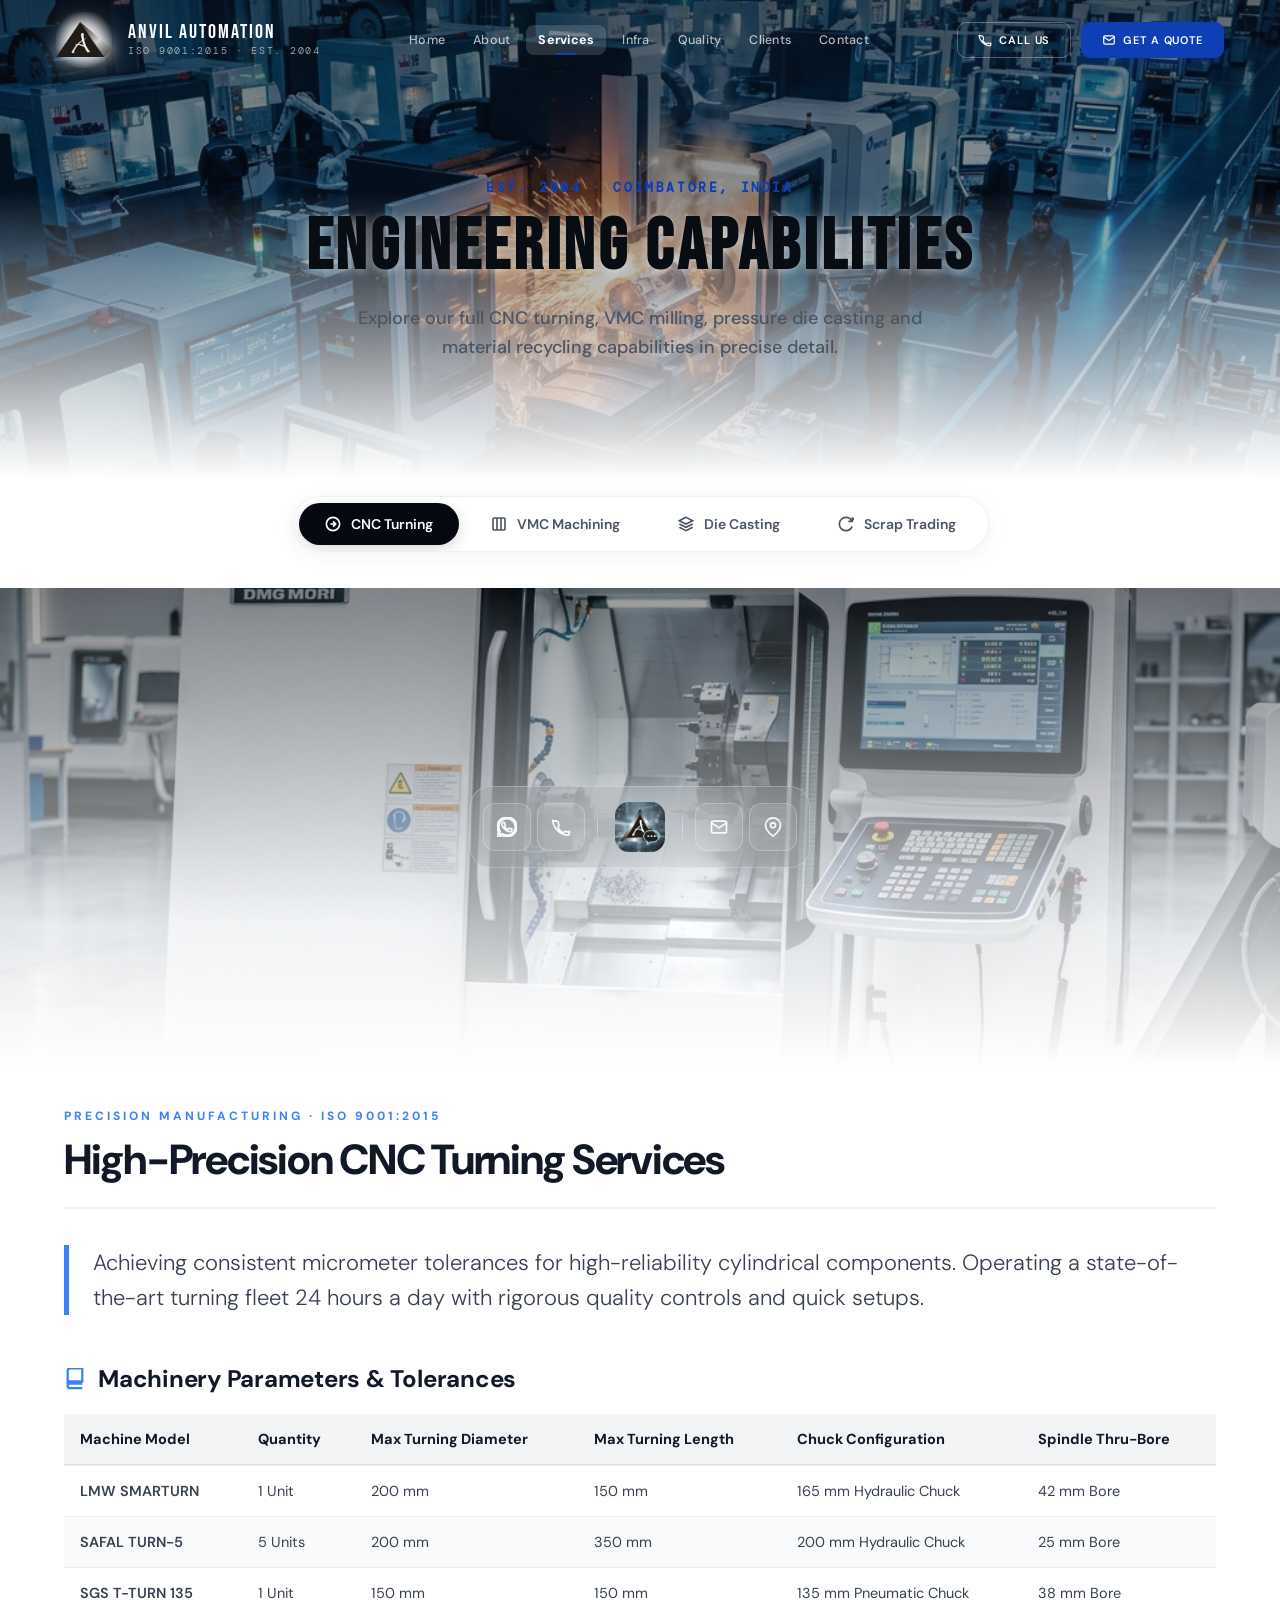
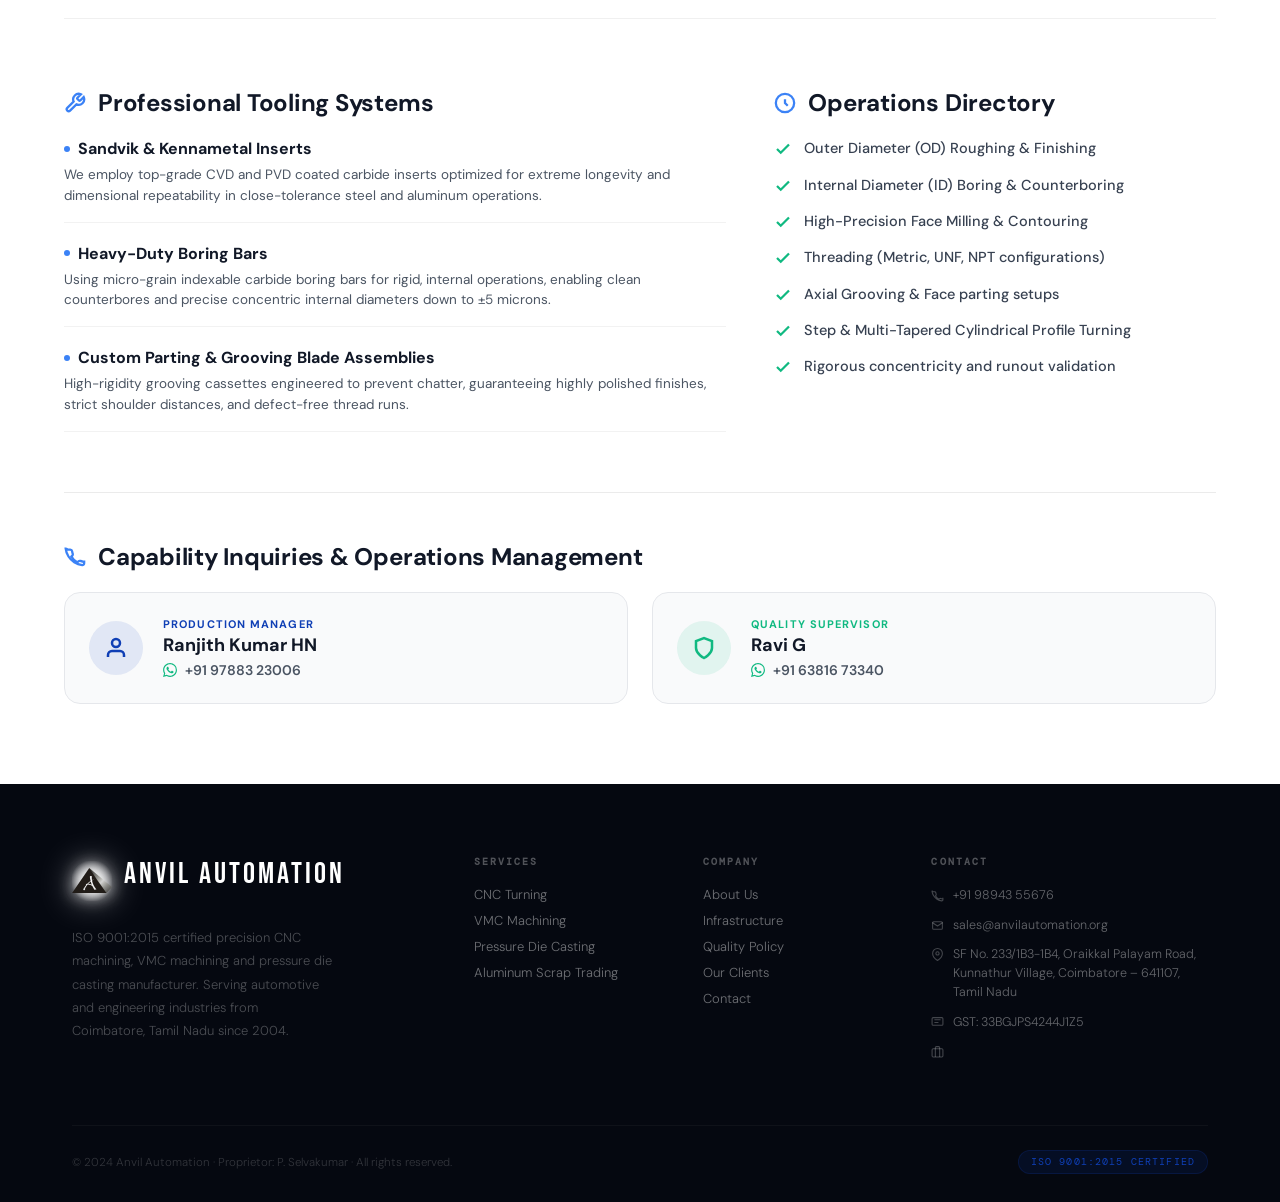
<file: capabilities-detail.html>
<!DOCTYPE html>
<html lang="en">

<head>
  <meta charset="UTF-8">
  <meta name="viewport" content="width=device-width, initial-scale=1.0">
  <title>Engineering Capabilities | CNC Turning & VMC Machining — Anvil Automation</title>
  <meta name="description"
    content="Explore Anvil Automation's core engineering capabilities in detail: Precision CNC Turning, advanced VMC Machining, high-pressure aluminum Die Casting, and Scrap Trading.">
  <link rel="preconnect" href="https://fonts.googleapis.com">
  <link
    href="https://fonts.googleapis.com/css2?family=Bebas+Neue&family=DM+Sans:ital,wght@0,300;0,400;0,500;0,600;1,300&family=DM+Mono:wght@400;500&display=swap"
    rel="stylesheet">
  <link rel="stylesheet" href="css/anvil_automation_v2.css">

  <!-- SEO & Browser Metadata -->
  <meta name="robots" content="index, follow">
  <meta name="keywords"
    content="CNC Turning Coimbatore, VMC Machining Coimbatore, Aluminum Die Casting Coimbatore, Scrap Trading Coimbatore, Precision Machining Capabilities, Anvil Automation Engineering, Manufacturing Services Coimbatore">
  <meta name="theme-color" content="#0F3FB5">
  <link rel="canonical" href="https://anvilautomation.org/capabilities-detail.html">

  <!-- Favicon / Brand Logo -->
  <link rel="icon" type="image/png" href="assets/images/logo1.png">
  <link rel="apple-touch-icon" href="assets/images/logo1.png">

  <!-- Open Graph / Facebook -->
  <meta property="og:type" content="website">
  <meta property="og:url" content="https://anvilautomation.org/capabilities-detail.html">
  <meta property="og:title" content="Engineering Capabilities | CNC Turning & VMC Machining — Anvil Automation">
  <meta property="og:description"
    content="Explore Anvil Automation's core engineering capabilities: Precision CNC Turning, advanced VMC Machining, high-pressure aluminum Die Casting, and Scrap Trading.">
  <meta property="og:image" content="https://anvilautomation.org/assets/images/logo1.png">
  <meta property="og:site_name" content="Anvil Automation">

  <!-- Twitter -->
  <meta name="twitter:card" content="summary_large_image">
  <meta name="twitter:url" content="https://anvilautomation.org/capabilities-detail.html">
  <meta name="twitter:title" content="Engineering Capabilities | CNC Turning & VMC Machining — Anvil Automation">
  <meta name="twitter:description"
    content="Explore Anvil Automation's core engineering capabilities: Precision CNC Turning, advanced VMC Machining, high-pressure aluminum Die Casting, and Scrap Trading.">
  <meta name="twitter:image" content="https://anvilautomation.org/assets/images/logo1.png">

  <style>
    /* Full Width Premium Light Theme Styling */
    body {
      background: #ffffff;
      color: #1f2937;
      font-family: 'DM Sans', sans-serif;
      overflow-x: hidden;
    }

    .detail-wrapper {
      padding-top: 80px;
      min-height: 100vh;
      display: flex;
      flex-direction: column;
      background: #ffffff;
    }

    /* Fixed Navbar overrides for dynamic scroll */
    #mainNav {
      position: fixed;
      top: 0;
      left: 0;
      right: 0;
      height: 80px;
      display: flex;
      align-items: center;
      justify-content: space-between;
      transition: all 0.4s cubic-bezier(.22, .61, .36, 1);
      z-index: 600;
      border-bottom: 1px solid transparent;
      padding: 0 56px;
    }

    #mainNav.on-hero {
      background: transparent !important;
      border-color: transparent !important;
      box-shadow: none !important;
    }

    #mainNav.on-hero .nav-brand-name {
      color: #ffffff !important;
    }

    #mainNav.on-hero .nav-brand-tag {
      color: rgba(255, 255, 255, 0.6) !important;
    }

    #mainNav.on-hero .nav-links a {
      color: rgba(255, 255, 255, 0.7) !important;
    }

    #mainNav.on-hero .nav-links a:hover {
      color: #ffffff !important;
      background: rgba(255, 255, 255, 0.12) !important;
    }

    #mainNav.on-hero .nav-links a.active {
      color: #ffffff !important;
      background: rgba(255, 255, 255, 0.15) !important;
    }

    #mainNav.on-hero .btn-sm.ghost {
      border-color: rgba(255, 255, 255, 0.3) !important;
      color: #ffffff !important;
    }

    #mainNav.on-hero .btn-sm.ghost:hover {
      background: rgba(255, 255, 255, 0.1) !important;
    }

    #mainNav.on-hero .ham span {
      background: #ffffff !important;
    }

    #mainNav.solid {
      background: rgba(255, 255, 255, 0.98) !important;
      backdrop-filter: blur(28px) !important;
      -webkit-backdrop-filter: blur(28px) !important;
      box-shadow: 0 1px 0 rgba(226, 232, 242, .8), 0 4px 28px rgba(0, 0, 0, 0.06) !important;
      border-color: rgba(226, 232, 242, 0.6) !important;
      height: 72px !important;
    }

    #mainNav.solid .nav-brand-name {
      color: #080D14 !important;
    }

    #mainNav.solid .nav-brand-tag {
      color: #64748B !important;
    }

    #mainNav.solid .nav-links a {
      color: #64748B !important;
    }

    #mainNav.solid .nav-links a:hover {
      color: #0F3FB5 !important;
      background: #EEF3FF !important;
    }

    #mainNav.solid .nav-links a.active {
      color: #0F3FB5 !important;
      background: #EEF3FF !important;
    }

    #mainNav.solid .btn-sm.ghost {
      border-color: #E2E8F2 !important;
      color: #1E2B3C !important;
    }

    #mainNav.solid .btn-sm.ghost:hover {
      border-color: #0F3FB5 !important;
      color: #0F3FB5 !important;
      background: #EEF3FF !important;
    }

    #mainNav.solid .ham span {
      background: #080D14 !important;
    }

    /* Cinematic Portal Hero Banner */
    .portal-hero {
      position: relative;
      height: 480px;
      width: 100%;
      display: flex;
      align-items: center;
      justify-content: center;
      overflow: hidden;
      margin-top: -80px;
      /* Pull it up under the transparent navbar */
      padding-top: 80px;
      text-align: center;
      color: #ffffff;
    }

    .portal-hero-img-wrap {
      position: absolute;
      inset: 0;
      z-index: 1;
    }

    .portal-hero-img {
      width: 100%;
      height: 100%;
      object-fit: cover;
    }

    .portal-hero-overlay {
      position: absolute;
      inset: 0;
      background: linear-gradient(180deg, rgba(8, 13, 20, 0.6) 0%, rgba(8, 13, 20, 0.4) 40%, rgba(255, 255, 255, 1) 100%);
    }

    .portal-hero-content {
      position: relative;
      z-index: 2;
      max-width: 800px;
      padding: 0 24px;
      margin-top: -20px;
    }

    .portal-hero-badge {
      font-family: 'DM Mono', monospace;
      font-size: 13px;
      letter-spacing: 0.2em;
      text-transform: uppercase;
      color: #0F3FB5;
      font-weight: 700;
      margin-bottom: 16px;
    }

    .portal-hero-title {
      font-family: 'Bebas Neue', sans-serif;
      font-size: 72px;
      letter-spacing: 0.05em;
      line-height: 1;
      color: #080D14;
      margin-bottom: 20px;
      text-shadow: 0 2px 10px rgba(255, 255, 255, 0.5);
    }

    .portal-hero-desc {
      font-size: 18px;
      line-height: 1.6;
      color: #4b5563;
      max-width: 600px;
      margin: 0 auto;
      font-weight: 500;
    }

    /* Sticky Tab switcher */
    .tabs-container {
      position: sticky;
      top: 80px;
      z-index: 500;
      display: flex;
      justify-content: center;
      width: 100%;
      padding: 16px 24px;
      transition: all 0.4s cubic-bezier(.22, .61, .36, 1);
      background: transparent;
      margin-bottom: 20px;
    }

    /* Dynamic sticky scrolled states */
    .tabs-container.scrolled-sticky {
      top: 72px;
      background: rgba(255, 255, 255, 0.98) !important;
      backdrop-filter: blur(28px);
      -webkit-backdrop-filter: blur(28px);
      box-shadow: 0 1px 0 rgba(226, 232, 242, .8), 0 4px 20px rgba(0, 0, 0, 0.04);
      border-bottom: 1px solid rgba(226, 232, 242, .6);
      padding: 12px 24px;
    }

    .capabilities-pills {
      display: flex;
      background: rgba(255, 255, 255, 0.8);
      border: 1px solid rgba(0, 0, 0, 0.06);
      padding: 6px;
      border-radius: 100px;
      backdrop-filter: blur(15px);
      -webkit-backdrop-filter: blur(15px);
      gap: 6px;
      overflow-x: auto;
      scrollbar-width: none;
      max-width: 100%;
      box-shadow: 0 4px 20px rgba(0, 0, 0, 0.05);
      transition: all 0.4s ease;
    }

    .capabilities-pills::-webkit-scrollbar {
      display: none;
    }

    .pill-btn {
      display: flex;
      align-items: center;
      gap: 10px;
      background: transparent;
      border: none;
      color: #4b5563;
      font-size: 14px;
      font-weight: 600;
      padding: 12px 26px;
      border-radius: 100px;
      cursor: pointer;
      transition: all 0.3s cubic-bezier(0.4, 0, 0.2, 1);
      text-decoration: none;
      white-space: nowrap;
    }

    .pill-btn:hover {
      color: #111827;
      background: rgba(15, 63, 181, 0.05);
    }

    .pill-btn.active {
      background: #050810;
      color: #ffffff;
      box-shadow: 0 4px 14px rgba(0, 0, 0, 0.15);
    }

    /* Scrolled white pill track style matching request */
    .tabs-container.scrolled-sticky .capabilities-pills {
      background: #f3f4f6;
      border-color: rgba(0, 0, 0, 0.06);
    }

    .pill-btn svg {
      width: 16px;
      height: 16px;
      stroke-width: 2.5;
    }

    /* Full Width Content Sections */
    .detail-content {
      width: 100%;
    }

    .section-panel {
      display: none;
      animation: tabFadeIn 0.6s cubic-bezier(0.4, 0, 0.2, 1) forwards;
      width: 100%;
    }

    .section-panel.active {
      display: block;
    }

    @keyframes tabFadeIn {
      from {
        opacity: 0;
        transform: translateY(20px);
      }

      to {
        opacity: 1;
        transform: translateY(0);
      }
    }

    /* Section Content Styling */
    .section-hero-bleed {
      width: 100%;
      height: 480px;
      position: relative;
      overflow: hidden;
    }

    .section-hero-bleed img {
      width: 100%;
      height: 100%;
      object-fit: cover;
    }

    .section-hero-overlay {
      position: absolute;
      inset: 0;
      background: linear-gradient(0deg, rgba(255, 255, 255, 1) 0%, rgba(255, 255, 255, 0.7) 30%, rgba(0, 0, 0, 0.4) 100%);
    }

    .panel-width-limit {
      max-width: 1200px;
      width: 100%;
      margin: 0 auto;
      padding: 0 24px 80px;
    }

    .panel-header {
      padding-top: 40px;
      border-bottom: 2px solid rgba(0, 0, 0, 0.06);
      padding-bottom: 20px;
      margin-bottom: 36px;
    }

    .panel-eyebrow {
      font-size: 12px;
      font-weight: 700;
      letter-spacing: 0.25em;
      text-transform: uppercase;
      color: #3b82f6;
      margin-bottom: 8px;
    }

    .panel-title {
      font-size: 42px;
      font-weight: 800;
      letter-spacing: -0.03em;
      color: #111827;
      margin: 0;
    }

    /* taglines */
    .panel-tagline {
      font-size: 22px;
      line-height: 1.6;
      font-weight: 300;
      color: #374151;
      margin: 32px 0 48px;
      border-left: 5px solid #3b82f6;
      padding-left: 24px;
    }

    /* Specifications Table Layout */
    .specs-table-wrapper {
      margin-bottom: 48px;
      width: 100%;
      overflow-x: auto;
      -webkit-overflow-scrolling: touch;
    }

    .section-subtitle {
      font-size: 24px;
      font-weight: 700;
      color: #111827;
      margin-bottom: 20px;
      letter-spacing: -0.01em;
      display: flex;
      align-items: center;
      gap: 12px;
    }

    .section-subtitle svg {
      width: 22px;
      height: 22px;
      stroke: #3b82f6;
      fill: none;
      stroke-width: 2.5;
    }

    .specs-table {
      width: 100%;
      border-collapse: collapse;
      text-align: left;
      font-size: 14.5px;
      margin-bottom: 20px;
    }

    .specs-table th {
      background: #f3f4f6;
      color: #111827;
      font-weight: 700;
      padding: 16px;
      border-bottom: 2px solid rgba(0, 0, 0, 0.08);
    }

    .specs-table td {
      padding: 16px;
      border-bottom: 1px solid rgba(0, 0, 0, 0.06);
      color: #374151;
    }

    .specs-table tr:nth-child(even) {
      background: #f9fafb;
    }

    .specs-table tr:hover {
      background: rgba(59, 130, 246, 0.04);
    }

    .highlight-val {
      font-weight: 600;
      color: #111827;
    }

    /* Core info layout grids - No Box Containers */
    .info-layout-grid {
      display: grid;
      grid-template-columns: 1.2fr 0.8fr;
      gap: 48px;
      margin-bottom: 60px;
    }

    /* Tooling lists */
    .tooling-desc-list {
      display: flex;
      flex-direction: column;
      gap: 20px;
    }

    .tool-desc-item {
      border-bottom: 1px solid rgba(0, 0, 0, 0.05);
      padding-bottom: 16px;
    }

    .tool-desc-name {
      font-size: 16px;
      font-weight: 700;
      color: #111827;
      margin-bottom: 6px;
      display: flex;
      align-items: center;
      gap: 8px;
    }

    .tool-desc-name::before {
      content: '';
      width: 6px;
      height: 6px;
      background: #3b82f6;
      border-radius: 50%;
      display: inline-block;
    }

    .tool-desc-txt {
      font-size: 13.5px;
      color: #4b5563;
      line-height: 1.5;
      margin: 0;
    }

    /* Checklist columns */
    .checklist-grid {
      display: grid;
      grid-template-columns: 1fr;
      gap: 16px;
    }

    .check-item {
      display: flex;
      align-items: flex-start;
      gap: 12px;
      font-size: 14.5px;
      color: #374151;
      font-weight: 500;
      line-height: 1.4;
    }

    .check-item svg {
      width: 18px;
      height: 18px;
      stroke: #10b981;
      fill: none;
      stroke-width: 3;
      flex-shrink: 0;
      margin-top: 2px;
    }

    /* Manager card styling */
    .contact-node-card:hover {
      transform: translateY(-4px);
      box-shadow: 0 10px 24px rgba(0, 0, 0, 0.05);
      border-color: #3b82f6 !important;
    }

    /* Contact Card Grid Responsive Helper Override */
    .contact-card-grid {
      display: grid !important;
      grid-template-columns: repeat(auto-fit, minmax(270px, 1fr)) !important;
      gap: 24px !important;
      margin-top: 20px !important;
    }

    /* Responsive queries */
    @media (max-width: 992px) {
      .section-hero-bleed {
        height: 320px;
      }

      .info-layout-grid {
        grid-template-columns: 1fr;
        gap: 36px;
      }

      #mainNav {
        padding: 0 24px;
      }

      .portal-hero {
        height: 380px;
      }

      .portal-hero-title {
        font-size: 48px;
      }
    }

    @media (max-width: 900px) {
      .tabs-container {
        top: 70px !important;
      }

      .tabs-container.scrolled-sticky {
        top: 70px !important;
      }
    }

    @media (max-width: 768px) {
      .tabs-container {
        top: 68px !important;
      }

      .tabs-container.scrolled-sticky {
        top: 68px !important;
      }

      .panel-title {
        font-size: 32px;
      }

      .panel-tagline {
        font-size: 17px;
      }

      .specs-table-wrapper {
        margin-bottom: 32px;
      }

      .specs-table {
        min-width: 650px !important;
      }

      .specs-table th,
      .specs-table td {
        padding: 12px;
        font-size: 13px;
      }
    }

    @media (max-width: 480px) {
      .portal-hero {
        height: 300px !important;
      }

      .portal-hero-title {
        font-size: 36px !important;
      }

      .portal-hero-desc {
        font-size: 14px !important;
      }

      .tabs-container {
        padding: 8px 12px !important;
      }

      .pill-btn {
        padding: 8px 16px !important;
        font-size: 12px !important;
      }

      .panel-width-limit {
        padding: 0 16px 48px !important;
      }

      .panel-title {
        font-size: 26px !important;
      }

      .section-subtitle {
        font-size: 20px !important;
      }

      .panel-tagline {
        font-size: 15px !important;
        padding-left: 16px !important;
        margin: 20px 0 32px !important;
      }

      .contact-node-card {
        padding: 16px !important;
        gap: 12px !important;
      }
    }
  </style>
</head>

<body>

  <!-- FLOATING CONTACT DOCK (Identical to homepage index.html) -->
  <div class="dock" id="mainDock">
    <div class="dock-item">
      <a href="https://wa.me/919894355676" target="_blank" class="dock-btn wa">
        <svg viewBox="0 0 24 24" fill="currentColor">
          <path
            d="M17.472 14.382c-.297-.149-1.758-.867-2.03-.967-.273-.099-.471-.148-.67.15-.197.297-.767.966-.94 1.164-.173.199-.347.223-.644.075-.297-.15-1.255-.463-2.39-1.475-.883-.788-1.48-1.761-1.653-2.059-.173-.297-.018-.458.13-.606.134-.133.298-.347.446-.52.149-.174.198-.298.298-.497.099-.198.05-.371-.025-.52-.075-.149-.669-1.612-.916-2.207-.242-.579-.487-.5-.669-.51-.173-.008-.371-.01-.57-.01-.198 0-.52.074-.792.372-.272.297-1.04 1.016-1.04 2.479 0 1.462 1.065 2.875 1.213 3.074.149.198 2.096 3.2 5.077 4.487.709.306 1.262.489 1.694.625.712.227 1.36.195 1.871.118.571-.085 1.758-.719 2.006-1.413.248-.694.248-1.289.173-1.413-.074-.124-.272-.198-.57-.347m-5.421 7.403h-.004a9.87 9.87 0 01-5.031-1.378l-.361-.214-3.741.982.998-3.648-.235-.374a9.86 9.86 0 01-1.51-5.26c.001-5.45 4.436-9.884 9.888-9.884 2.64 0 5.122 1.03 6.988 2.898a9.825 9.825 0 012.893 6.994c-.003 5.45-4.437 9.884-9.885 9.884m8.413-18.297A11.815 11.815 0 0012.05 0C5.495 0 .16 5.335.157 11.892c0 2.096.547 4.142 1.588 5.945L.057 24l6.305-1.654a11.882 11.882 0 005.683 1.448h.005c6.554 0 11.89-5.335 11.893-11.893a11.821 11.821 0 00-3.48-8.413Z" />
        </svg>
      </a>
      <div class="dock-tip">WhatsApp</div>
    </div>
    <div class="dock-item">
      <a href="tel:+919894355676" class="dock-btn ph">
        <svg viewBox="0 0 24 24" fill="none" stroke="currentColor" stroke-width="2" stroke-linecap="round"
          stroke-linejoin="round">
          <path
            d="M22 16.92v3a2 2 0 01-2.18 2 19.79 19.79 0 01-8.63-3.07 19.5 19.5 0 01-6.29-6.29 19.79 19.79 0 01-3.07-8.67A2 2 0 013.83 5h3a2 2 0 012 1.72c.127.96.361 1.903.7 2.81a2 2 0 01-.45 2.11L8.09 12.62a16 16 0 006.29 6.29l1.38-1.09a2 2 0 012.11-.45c.907.339 1.85.573 2.81.7A2 2 0 0122 19.92z" />
        </svg>
      </a>
      <div class="dock-tip">Call Us</div>
    </div>
    <div class="dock-sep"></div>
    <div class="dock-item dock-item-center">
      <button class="dock-btn chatbot" onclick="openChatbot()">
        <img src="assets/images/chatbot.png" alt="Live Chat Bot" class="chatbot-icon-img">
      </button>
      <div class="dock-tip">Axis AI</div>
    </div>
    <div class="dock-sep"></div>
    <div class="dock-item dock-email-item" id="dockEmailItem">
      <button class="dock-btn em" aria-label="Email Us" onclick="toggleEmailPanel(event)">
        <svg viewBox="0 0 24 24" fill="none" stroke="currentColor" stroke-width="2" stroke-linecap="round"
          stroke-linejoin="round">
          <rect x="3" y="5" width="18" height="14" rx="2" />
          <path d="M3 7l9 6 9-6" />
        </svg>
      </button>
      <div class="dock-email-panel" id="dockEmailPanel">
        <div class="dep-header">
          <svg width="13" height="13" viewBox="0 0 24 24" fill="none" stroke="currentColor" stroke-width="2.5" stroke-linecap="round" stroke-linejoin="round"><rect x="3" y="5" width="18" height="14" rx="2"/><path d="M3 7l9 6 9-6"/></svg>
          Contact Us
        </div>
        <a href="mailto:sales@anvilautomation.org" class="dep-row" style="--dep-color:#1147A8">
          <div class="dep-info"><div class="dep-role">Sales</div><div class="dep-addr">sales@anvilautomation.org</div></div>
          <svg class="dep-send" viewBox="0 0 24 24" fill="none" stroke="currentColor" stroke-width="2" stroke-linecap="round" stroke-linejoin="round"><line x1="5" y1="12" x2="19" y2="12"/><polyline points="12 5 19 12 12 19"/></svg>
        </a>
        <a href="mailto:purchase@anvilautomation.org" class="dep-row" style="--dep-color:#C0441A">
          <div class="dep-info"><div class="dep-role">Purchase</div><div class="dep-addr">purchase@anvilautomation.org</div></div>
          <svg class="dep-send" viewBox="0 0 24 24" fill="none" stroke="currentColor" stroke-width="2" stroke-linecap="round" stroke-linejoin="round"><line x1="5" y1="12" x2="19" y2="12"/><polyline points="12 5 19 12 12 19"/></svg>
        </a>
        <a href="mailto:manager@anvilautomation.org" class="dep-row" style="--dep-color:#0D7A4E">
          <div class="dep-info"><div class="dep-role">Manager</div><div class="dep-addr">manager@anvilautomation.org</div></div>
          <svg class="dep-send" viewBox="0 0 24 24" fill="none" stroke="currentColor" stroke-width="2" stroke-linecap="round" stroke-linejoin="round"><line x1="5" y1="12" x2="19" y2="12"/><polyline points="12 5 19 12 12 19"/></svg>
        </a>
        <a href="mailto:quality@anvilautomation.org" class="dep-row" style="--dep-color:#9A7218">
          <div class="dep-info"><div class="dep-role">Quality</div><div class="dep-addr">quality@anvilautomation.org</div></div>
          <svg class="dep-send" viewBox="0 0 24 24" fill="none" stroke="currentColor" stroke-width="2" stroke-linecap="round" stroke-linejoin="round"><line x1="5" y1="12" x2="19" y2="12"/><polyline points="12 5 19 12 12 19"/></svg>
        </a>
        <a href="mailto:accounts@anvilautomation.org" class="dep-row" style="--dep-color:#0891B2">
          <div class="dep-info"><div class="dep-role">Accounts</div><div class="dep-addr">accounts@anvilautomation.org</div></div>
          <svg class="dep-send" viewBox="0 0 24 24" fill="none" stroke="currentColor" stroke-width="2" stroke-linecap="round" stroke-linejoin="round"><line x1="5" y1="12" x2="19" y2="12"/><polyline points="12 5 19 12 12 19"/></svg>
        </a>
      </div>
    </div>
    <div class="dock-item">
      <a href="https://maps.google.com/?q=Anvil+Automation+Coimbatore" target="_blank" class="dock-btn mp">
        <svg viewBox="0 0 24 24" fill="none" stroke="currentColor" stroke-width="2" stroke-linecap="round"
          stroke-linejoin="round">
          <path d="M21 10c0 7-9 13-9 13s-9-6-9-13a9 9 0 0118 0z" />
          <circle cx="12" cy="10" r="3" />
        </svg>
      </a>
      <div class="dock-tip">Location</div>
    </div>
  </div>

  <!-- NAV (Starts transparent as on-hero, transitions to solid white on scroll) -->
  <nav id="mainNav" class="on-hero">
    <a href="index.html#hero" class="nav-brand">
      <div class="nav-logo-wrap">
        <img src="assets/images/logo1.png" alt="Anvil Automation" class="nav-logo-img">
      </div>
      <div class="nav-brand-text">
        <span class="nav-brand-name">ANVIL AUTOMATION</span>
        <span class="nav-brand-tag">ISO 9001:2015 · Est. 2004</span>
      </div>
    </a>
    <div class="nav-links">
      <a href="index.html#hero">Home</a>
      <a href="index.html#about">About</a>
      <a href="index.html#services" class="active">Services</a>
      <a href="index.html#infrastructure">Infra</a>
      <a href="index.html#quality">Quality</a>
      <a href="index.html#clients">Clients</a>
      <a href="index.html#contact">Contact</a>
    </div>
    <div class="nav-right">
      <a href="tel:+919894355676" class="btn-sm ghost">
        <svg width="14" height="14" stroke="currentColor" fill="none" stroke-width="2" stroke-linecap="round"
          stroke-linejoin="round" viewBox="0 0 24 24">
          <path
            d="M22 16.92v3a2 2 0 01-2.18 2 19.79 19.79 0 01-8.63-3.07 19.5 19.5 0 01-6.29-6.29 19.79 19.79 0 01-3.07-8.67A2 2 0 013.83 5h3a2 2 0 012 1.72c.127.96.361 1.903.7 2.81a2 2 0 01-.45 2.11L8.09 12.62a16 16 0 006.29 6.29l1.38-1.09a2 2 0 012.11-.45c.907.339 1.85.573 2.81.7A2 2 0 0122 19.92z" />
        </svg>
        Call Us
      </a>
      <a href="mailto:sales@anvilautomation.org" class="btn-sm solid">
        <svg width="14" height="14" stroke="currentColor" fill="none" stroke-width="2" stroke-linecap="round"
          stroke-linejoin="round" viewBox="0 0 24 24">
          <rect x="3" y="5" width="18" height="14" rx="2" />
          <path d="M3 7l9 6 9-6" />
        </svg>
        Get a Quote
      </a>
      <button class="ham" id="hamBtn" onclick="toggleMob()" aria-label="Menu">
        <span></span><span></span><span></span>
      </button>
    </div>
  </nav>

  <!-- MOBILE NAV DRAWER (Exactly matching index.html) -->
  <div class="mob-nav" id="mobNav">
    <button class="mob-close" onclick="toggleMob()" aria-label="Close Menu">
      <svg viewBox="0 0 24 24" width="24" height="24" stroke="currentColor" fill="none" stroke-width="2">
        <line x1="18" y1="6" x2="6" y2="18"></line>
        <line x1="6" y1="6" x2="18" y2="18"></line>
      </svg>
    </button>
    <div class="mob-inner">
      <div class="mob-header">
        <div class="mob-brand">
          <img src="assets/images/logo1.png" alt="Anvil Automation" class="mob-brand-logo"
            style="filter: drop-shadow(0 0 8px rgba(255,255,255,.9)) drop-shadow(0 0 16px rgba(255,255,255,.5))">
          <div class="mob-brand-info">
            <div class="mob-brand-name">ANVIL AUTOMATION</div>
            <div class="mob-brand-tag">ISO 9001:2015 · Est. 2004</div>
          </div>
        </div>
      </div>
      <nav class="mob-links">
        <a href="index.html#hero" onclick="toggleMob()">Home</a>
        <a href="index.html#about" onclick="toggleMob()">About</a>
        <a href="index.html#services" onclick="toggleMob()" class="active">Services</a>
        <a href="index.html#infrastructure" onclick="toggleMob()">Infrastructure</a>
        <a href="index.html#quality" onclick="toggleMob()">Quality</a>
        <a href="index.html#clients" onclick="toggleMob()">Clients</a>
        <a href="index.html#contact" onclick="toggleMob()">Contact</a>
      </nav>
      <div class="mob-footer">
        <div class="mob-copyright">PRECISION CNC & DIE CASTING · COIMBATORE, INDIA</div>
      </div>
    </div>
  </div>

  <!-- MAIN WRAPPER -->
  <div class="detail-wrapper">

    <!-- PORTAL HERO HEADER (Full-bleed industrial image that navbar sits on) -->
    <section class="portal-hero" id="portalHero">
      <div class="portal-hero-img-wrap">
        <img src="assets/images/hero_factory_bg.png" alt="Anvil Automation Manufacturing Facility"
          class="portal-hero-img">
        <div class="portal-hero-overlay"></div>
      </div>
      <div class="portal-hero-content">
        <div class="portal-hero-badge">Est. 2004 · Coimbatore, India</div>
        <h1 class="portal-hero-title">ENGINEERING CAPABILITIES</h1>
        <p class="portal-hero-desc">Explore our full CNC turning, VMC milling, pressure die casting and material
          recycling capabilities in precise detail.</p>
      </div>
    </section>

    <!-- STICKY HORIZONTAL TABS SWITCHER (Starts transparent/glass, becomes solid white on scroll) -->
    <div class="tabs-container">
      <div class="capabilities-pills">
        <a href="#cnc-turning" class="pill-btn active" id="btn-cnc-turning">
          <svg viewBox="0 0 24 24" fill="none" stroke="currentColor">
            <circle cx="12" cy="12" r="10" />
            <path d="M12 8l4 4-4 4M8 12h8" />
          </svg>
          CNC Turning
        </a>
        <a href="#vmc-machining" class="pill-btn" id="btn-vmc-machining">
          <svg viewBox="0 0 24 24" fill="none" stroke="currentColor">
            <rect x="3" y="3" width="18" height="18" rx="2" ry="2" />
            <line x1="9" y1="3" x2="9" y2="21" />
            <line x1="15" y1="3" x2="15" y2="21" />
          </svg>
          VMC Machining
        </a>
        <a href="#die-casting" class="pill-btn" id="btn-die-casting">
          <svg viewBox="0 0 24 24" fill="none" stroke="currentColor">
            <path d="M12 2L2 7l10 5 10-5-10-5zM2 17l10 5 10-5M2 12l10 5 10-5" />
          </svg>
          Die Casting
        </a>
        <a href="#scrap-trading" class="pill-btn" id="btn-scrap-trading">
          <svg viewBox="0 0 24 24" fill="none" stroke="currentColor">
            <path d="M21.5 2v6h-6M21.34 15.57a10 10 0 1 1-.57-8.38l5.67-5.67" />
          </svg>
          Scrap Trading
        </a>
      </div>
    </div>

    <!-- CONTENT PANELS -->
    <main class="detail-content">

      <!-- SECTION 1: CNC TURNING -->
      <section class="section-panel active" id="pane-cnc-turning">
        <!-- Full-Bleed Cinematic Hero -->
        <div class="section-hero-bleed">
          <img src="assets/images/cnc_lathe.png" alt="High-Speed CNC Turning Center">
          <div class="section-hero-overlay"></div>
        </div>

        <div class="panel-width-limit">
          <div class="panel-header">
            <div class="panel-eyebrow">Precision Manufacturing · ISO 9001:2015</div>
            <h1 class="panel-title">High-Precision CNC Turning Services</h1>
          </div>

          <p class="panel-tagline">Achieving consistent micrometer tolerances for high-reliability cylindrical
            components. Operating a state-of-the-art turning fleet 24 hours a day with rigorous quality controls and
            quick setups.</p>

          <!-- Specifications Directory -->
          <div class="specs-table-wrapper">
            <h3 class="section-subtitle">
              <svg viewBox="0 0 24 24">
                <path
                  d="M4 19.5A2.5 2.5 0 0 1 6.5 17H20M4 19.5A2.5 2.5 0 0 0 6.5 22H20M4 19.5V3a2.5 2.5 0 0 1 2.5-2.5H20v14H6.5A2.5 2.5 0 0 0 4 15.5z" />
              </svg>
              Machinery Parameters &amp; Tolerances
            </h3>
            <table class="specs-table">
              <thead>
                <tr>
                  <th>Machine Model</th>
                  <th>Quantity</th>
                  <th>Max Turning Diameter</th>
                  <th>Max Turning Length</th>
                  <th>Chuck Configuration</th>
                  <th>Spindle Thru-Bore</th>
                </tr>
              </thead>
              <tbody>
                <tr>
                  <td class="highlight-val">LMW SMARTURN</td>
                  <td>1 Unit</td>
                  <td>200 mm</td>
                  <td>150 mm</td>
                  <td>165 mm Hydraulic Chuck</td>
                  <td>42 mm Bore</td>
                </tr>
                <tr>
                  <td class="highlight-val">SAFAL TURN-5</td>
                  <td>5 Units</td>
                  <td>200 mm</td>
                  <td>350 mm</td>
                  <td>200 mm Hydraulic Chuck</td>
                  <td>25 mm Bore</td>
                </tr>
                <tr>
                  <td class="highlight-val">SGS T-TURN 135</td>
                  <td>1 Unit</td>
                  <td>150 mm</td>
                  <td>150 mm</td>
                  <td>135 mm Pneumatic Chuck</td>
                  <td>38 mm Bore</td>
                </tr>
              </tbody>
            </table>
          </div>

          <!-- Information Grid - No Box Containers -->
          <div class="info-layout-grid">
            <div>
              <h3 class="section-subtitle">
                <svg viewBox="0 0 24 24">
                  <path
                    d="M14.7 6.3a1 1 0 0 0 0 1.4l1.6 1.6a1 1 0 0 0 1.4 0l3.77-3.77a6 6 0 0 1-7.94 7.94l-6.91 6.91a2.12 2.12 0 0 1-3-3l6.91-6.91a6 6 0 0 1 7.94-7.94z" />
                </svg>
                Professional Tooling Systems
              </h3>
              <div class="tooling-desc-list">
                <div class="tool-desc-item">
                  <div class="tool-desc-name">Sandvik &amp; Kennametal Inserts</div>
                  <p class="tool-desc-txt">We employ top-grade CVD and PVD coated carbide inserts optimized for extreme
                    longevity and dimensional repeatability in close-tolerance steel and aluminum operations.</p>
                </div>
                <div class="tool-desc-item">
                  <div class="tool-desc-name">Heavy-Duty Boring Bars</div>
                  <p class="tool-desc-txt">Using micro-grain indexable carbide boring bars for rigid, internal
                    operations, enabling clean counterbores and precise concentric internal diameters down to ±5
                    microns.</p>
                </div>
                <div class="tool-desc-item">
                  <div class="tool-desc-name">Custom Parting &amp; Grooving Blade Assemblies</div>
                  <p class="tool-desc-txt">High-rigidity grooving cassettes engineered to prevent chatter, guaranteeing
                    highly polished finishes, strict shoulder distances, and defect-free thread runs.</p>
                </div>
              </div>
            </div>

            <div>
              <h3 class="section-subtitle">
                <svg viewBox="0 0 24 24">
                  <circle cx="12" cy="12" r="10" />
                  <path d="M12 8v4l3 3" />
                </svg>
                Operations Directory
              </h3>
              <div class="checklist-grid">
                <div class="check-item"><svg viewBox="0 0 24 24">
                    <polyline points="20 6 9 17 4 12" />
                  </svg> Outer Diameter (OD) Roughing &amp; Finishing</div>
                <div class="check-item"><svg viewBox="0 0 24 24">
                    <polyline points="20 6 9 17 4 12" />
                  </svg> Internal Diameter (ID) Boring &amp; Counterboring</div>
                <div class="check-item"><svg viewBox="0 0 24 24">
                    <polyline points="20 6 9 17 4 12" />
                  </svg> High-Precision Face Milling &amp; Contouring</div>
                <div class="check-item"><svg viewBox="0 0 24 24">
                    <polyline points="20 6 9 17 4 12" />
                  </svg> Threading (Metric, UNF, NPT configurations)</div>
                <div class="check-item"><svg viewBox="0 0 24 24">
                    <polyline points="20 6 9 17 4 12" />
                  </svg> Axial Grooving &amp; Face parting setups</div>
                <div class="check-item"><svg viewBox="0 0 24 24">
                    <polyline points="20 6 9 17 4 12" />
                  </svg> Step &amp; Multi-Tapered Cylindrical Profile Turning</div>
                <div class="check-item"><svg viewBox="0 0 24 24">
                    <polyline points="20 6 9 17 4 12" />
                  </svg> Rigorous concentricity and runout validation</div>
              </div>
            </div>
          </div>

          <!-- MANAGER CONTACT PORTAL -->
          <div class="manager-contact-section"
            style="margin-top: 60px; border-top: 1px solid rgba(0,0,0,0.08); padding-top: 48px;">
            <h3 class="section-subtitle">
              <svg viewBox="0 0 24 24" fill="none" stroke="currentColor" stroke-width="2">
                <path
                  d="M22 16.92v3a2 2 0 0 1-2.18 2 19.79 19.79 0 0 1-8.63-3.07 19.5 19.5 0 0 1-6.29-6.29 19.79 19.79 0 0 1-3.07-8.67A2 2 0 0 1 3.83 5h3a2 2 0 0 1 2 1.72c.127.96.361 1.903.7 2.81a2 2 0 0 1-.45 2.11L8.09 12.62a16 16 0 0 0 6.29 6.29l1.38-1.09a2 2 0 0 1 2.11-.45c.907.339 1.85.573 2.81.7A2 2 0 0 1 22 19.92z" />
              </svg>
              Capability Inquiries &amp; Operations Management
            </h3>
            <div class="contact-card-grid"
              style="display: grid; grid-template-columns: repeat(auto-fit, minmax(320px, 1fr)); gap: 24px; margin-top: 20px;">
              <div class="contact-node-card"
                style="background: #f9fafb; border: 1px solid #e5e7eb; border-radius: 16px; padding: 24px; display: flex; align-items: center; gap: 20px; transition: all 0.3s ease;">
                <div
                  style="width: 54px; height: 54px; background: rgba(15, 63, 181, 0.1); border-radius: 50%; display: flex; align-items: center; justify-content: center; color: #0F3FB5; flex-shrink: 0;">
                  <svg viewBox="0 0 24 24" width="24" height="24" fill="none" stroke="currentColor" stroke-width="2.5">
                    <path d="M20 21v-2a4 4 0 0 0-4-4H8a4 4 0 0 0-4 4v2" />
                    <circle cx="12" cy="7" r="4" />
                  </svg>
                </div>
                <div>
                  <div
                    style="font-size: 11px; font-weight: 700; color: #0F3FB5; text-transform: uppercase; letter-spacing: 0.1em; margin-bottom: 2px;">
                    Production Manager</div>
                  <div style="font-size: 18px; font-weight: 700; color: #111827; margin-bottom: 4px;">Ranjith Kumar HN
                  </div>
                  <div style="font-size: 14px; color: #4b5563; display: flex; align-items: center; gap: 8px;">
                    <svg viewBox="0 0 24 24" width="14" height="14" fill="currentColor" style="color:#10b981">
                      <path
                        d="M17.472 14.382c-.297-.149-1.758-.867-2.03-.967-.273-.099-.471-.148-.67.15-.197.297-.767.966-.94 1.164-.173.199-.347.223-.644.075-.297-.15-1.255-.463-2.39-1.475-.883-.788-1.48-1.761-1.653-2.059-.173-.297-.018-.458.13-.606.134-.133.298-.347.446-.52.149-.174.198-.298.298-.497.099-.198.05-.371-.025-.52-.075-.149-.669-1.612-.916-2.207-.242-.579-.487-.5-.669-.51-.173-.008-.371-.01-.57-.01-.198 0-.52.074-.792.372-.272.297-1.04 1.016-1.04 2.479 0 1.462 1.065 2.875 1.213 3.074.149.198 2.096 3.2 5.077 4.487.709.306 1.262.489 1.694.625.712.227 1.36.195 1.871.118.571-.085 1.758-.719 2.006-1.413.248-.694.248-1.289.173-1.413-.074-.124-.272-.198-.57-.347m-5.421 7.403h-.004a9.87 9.87 0 01-5.031-1.378l-.361-.214-3.741.982.998-3.648-.235-.374a9.86 9.86 0 01-1.51-5.26c.001-5.45 4.436-9.884 9.888-9.884 2.64 0 5.122 1.03 6.988 2.898a9.825 9.825 0 012.893 6.994c-.003 5.45-4.437 9.884-9.885 9.884m8.413-18.297A11.815 11.815 0 0012.05 0C5.495 0 .16 5.335.157 11.892c0 2.096.547 4.142 1.588 5.945L.057 24l6.305-1.654a11.882 11.882 0 005.683 1.448h.005c6.554 0 11.89-5.335 11.893-11.893a11.821 11.821 0 00-3.48-8.413Z" />
                    </svg>
                    <a href="tel:+919788323006" style="text-decoration:none; color:inherit; font-weight: 600;">+91 97883
                      23006</a>
                  </div>
                </div>
              </div>
              <div class="contact-node-card"
                style="background: #f9fafb; border: 1px solid #e5e7eb; border-radius: 16px; padding: 24px; display: flex; align-items: center; gap: 20px; transition: all 0.3s ease;">
                <div
                  style="width: 54px; height: 54px; background: rgba(16, 185, 129, 0.1); border-radius: 50%; display: flex; align-items: center; justify-content: center; color: #10b981; flex-shrink: 0;">
                  <svg viewBox="0 0 24 24" width="24" height="24" fill="none" stroke="currentColor" stroke-width="2.5">
                    <path d="M12 22s8-4 8-10V5l-8-3-8 3v7c0 6 8 10 8 10z" />
                  </svg>
                </div>
                <div>
                  <div
                    style="font-size: 11px; font-weight: 700; color: #10b981; text-transform: uppercase; letter-spacing: 0.1em; margin-bottom: 2px;">
                    Quality Supervisor</div>
                  <div style="font-size: 18px; font-weight: 700; color: #111827; margin-bottom: 4px;">Ravi G</div>
                  <div style="font-size: 14px; color: #4b5563; display: flex; align-items: center; gap: 8px;">
                    <svg viewBox="0 0 24 24" width="14" height="14" fill="currentColor" style="color:#10b981">
                      <path
                        d="M17.472 14.382c-.297-.149-1.758-.867-2.03-.967-.273-.099-.471-.148-.67.15-.197.297-.767.966-.94 1.164-.173.199-.347.223-.644.075-.297-.15-1.255-.463-2.39-1.475-.883-.788-1.48-1.761-1.653-2.059-.173-.297-.018-.458.13-.606.134-.133.298-.347.446-.52.149-.174.198-.298.298-.497.099-.198.05-.371-.025-.52-.075-.149-.669-1.612-.916-2.207-.242-.579-.487-.5-.669-.51-.173-.008-.371-.01-.57-.01-.198 0-.52.074-.792.372-.272.297-1.04 1.016-1.04 2.479 0 1.462 1.065 2.875 1.213 3.074.149.198 2.096 3.2 5.077 4.487.709.306 1.262.489 1.694.625.712.227 1.36.195 1.871.118.571-.085 1.758-.719 2.006-1.413.248-.694.248-1.289.173-1.413-.074-.124-.272-.198-.57-.347m-5.421 7.403h-.004a9.87 9.87 0 01-5.031-1.378l-.361-.214-3.741.982.998-3.648-.235-.374a9.86 9.86 0 01-1.51-5.26c.001-5.45 4.436-9.884 9.888-9.884 2.64 0 5.122 1.03 6.988 2.898a9.825 9.825 0 012.893 6.994c-.003 5.45-4.437 9.884-9.885 9.884m8.413-18.297A11.815 11.815 0 0012.05 0C5.495 0 .16 5.335.157 11.892c0 2.096.547 4.142 1.588 5.945L.057 24l6.305-1.654a11.882 11.882 0 005.683 1.448h.005c6.554 0 11.89-5.335 11.893-11.893a11.821 11.821 0 00-3.48-8.413Z" />
                    </svg>
                    <a href="tel:+916381673340" style="text-decoration:none; color:inherit; font-weight: 600;">+91 63816
                      73340</a>
                  </div>
                </div>
              </div>
            </div>
          </div>
        </div>
      </section>

      <!-- SECTION 2: VMC MACHINING -->
      <section class="section-panel" id="pane-vmc-machining">
        <!-- Full-Bleed Cinematic Hero -->
        <div class="section-hero-bleed">
          <img src="assets/images/vmc_machine.png" alt="Advanced VMC Milling Center">
          <div class="section-hero-overlay"></div>
        </div>

        <div class="panel-width-limit">
          <div class="panel-header">
            <div class="panel-eyebrow">Advanced Machining · 3-Axis &amp; 4-Axis</div>
            <h1 class="panel-title">Vertical Machining Center (VMC) Portal</h1>
          </div>

          <p class="panel-tagline">3-Axis milling excellence and flexible 4th-axis rotary attachments for
            high-complexity aerospace and automotive geometric casings. Delivering structural rigidity with high-speed
            spindles.</p>

          <!-- Specifications Directory -->
          <div class="specs-table-wrapper">
            <h3 class="section-subtitle">
              <svg viewBox="0 0 24 24">
                <path
                  d="M4 19.5A2.5 2.5 0 0 1 6.5 17H20M4 19.5A2.5 2.5 0 0 0 6.5 22H20M4 19.5V3a2.5 2.5 0 0 1 2.5-2.5H20v14H6.5A2.5 2.5 0 0 0 4 15.5z" />
              </svg>
              VMC Specifications &amp; Working Envelopes
            </h3>
            <table class="specs-table">
              <thead>
                <tr>
                  <th>Machine Model</th>
                  <th>Quantity</th>
                  <th>X-Axis Travel</th>
                  <th>Y-Axis Travel</th>
                  <th>Z-Axis Travel</th>
                  <th>Spindle Max Speed</th>
                  <th>Tool Changer Capacity</th>
                </tr>
              </thead>
              <tbody>
                <tr>
                  <td class="highlight-val">VMC 850 (Fanuc Series)</td>
                  <td>2 Units</td>
                  <td>800 mm</td>
                  <td>500 mm</td>
                  <td>500 mm</td>
                  <td>6,000 RPM Spindle</td>
                  <td>20-Tool Carousel (ATC)</td>
                </tr>
              </tbody>
            </table>
          </div>

          <!-- Information Grid - No Box Containers -->
          <div class="info-layout-grid">
            <div>
              <h3 class="section-subtitle">
                <svg viewBox="0 0 24 24">
                  <path
                    d="M14.7 6.3a1 1 0 0 0 0 1.4l1.6 1.6a1 1 0 0 0 1.4 0l3.77-3.77a6 6 0 0 1-7.94 7.94l-6.91 6.91a2.12 2.12 0 0 1-3-3l6.91-6.91a6 6 0 0 1 7.94-7.94z" />
                </svg>
                Professional Milling Tooling
              </h3>
              <div class="tooling-desc-list">
                <div class="tool-desc-item">
                  <div class="tool-desc-name">Solid Carbide Endmills &amp; Slot Drills</div>
                  <p class="tool-desc-txt">High-performance 2-flute and 4-flute endmills from Wyg &amp; Seco, designed
                    for chip evacuation in deep slotting and complex profile contours.</p>
                </div>
                <div class="tool-desc-item">
                  <div class="tool-desc-name">Indexable Face Milling Heads</div>
                  <p class="tool-desc-txt">Heavy face mills with octagonal carbide inserts, ensuring flat surfaces with
                    micron-level leveling tolerances and polished finishes on castings.</p>
                </div>
                <div class="tool-desc-item">
                  <div class="tool-desc-name">Automatic 4th-Axis Rotary indexers</div>
                  <p class="tool-desc-txt">Integrates dynamic rotary clamps synchronized with Fanuc control controllers
                    to enable angular boring, multi-face profiling, and splines in a single clamping step.</p>
                </div>
              </div>
            </div>

            <div>
              <h3 class="section-subtitle">
                <svg viewBox="0 0 24 24">
                  <circle cx="12" cy="12" r="10" />
                  <path d="M12 8v4l3 3" />
                </svg>
                Operations Directory
              </h3>
              <div class="checklist-grid">
                <div class="check-item"><svg viewBox="0 0 24 24">
                    <polyline points="20 6 9 17 4 12" />
                  </svg> High-Speed Face Milling &amp; Leveling</div>
                <div class="check-item"><svg viewBox="0 0 24 24">
                    <polyline points="20 6 9 17 4 12" />
                  </svg> Deep Cavity Pocketing &amp; Profile Milling</div>
                <div class="check-item"><svg viewBox="0 0 24 24">
                    <polyline points="20 6 9 17 4 12" />
                  </svg> High-Speed Rigid Tapping &amp; Boring</div>
                <div class="check-item"><svg viewBox="0 0 24 24">
                    <polyline points="20 6 9 17 4 12" />
                  </svg> Complex Interpolated Hole Circular Milling</div>
                <div class="check-item"><svg viewBox="0 0 24 24">
                    <polyline points="20 6 9 17 4 12" />
                  </svg> 4th-Axis Rotary Splines &amp; Keyway Milling</div>
                <div class="check-item"><svg viewBox="0 0 24 24">
                    <polyline points="20 6 9 17 4 12" />
                  </svg> Chamfering, Deburring, and Engraving</div>
                <div class="check-item"><svg viewBox="0 0 24 24">
                    <polyline points="20 6 9 17 4 12" />
                  </svg> Final Coordinate-Measuring Calibration checks</div>
              </div>
            </div>
          </div>

          <!-- MANAGER CONTACT PORTAL -->
          <div class="manager-contact-section"
            style="margin-top: 60px; border-top: 1px solid rgba(0,0,0,0.08); padding-top: 48px;">
            <h3 class="section-subtitle">
              <svg viewBox="0 0 24 24" fill="none" stroke="currentColor" stroke-width="2">
                <path
                  d="M22 16.92v3a2 2 0 0 1-2.18 2 19.79 19.79 0 0 1-8.63-3.07 19.5 19.5 0 0 1-6.29-6.29 19.79 19.79 0 0 1-3.07-8.67A2 2 0 0 1 3.83 5h3a2 2 0 0 1 2 1.72c.127.96.361 1.903.7 2.81a2 2 0 0 1-.45 2.11L8.09 12.62a16 16 0 0 0 6.29 6.29l1.38-1.09a2 2 0 0 1 2.11-.45c.907.339 1.85.573 2.81.7A2 2 0 0 1 22 19.92z" />
              </svg>
              Capability Inquiries &amp; Operations Management
            </h3>
            <div class="contact-card-grid"
              style="display: grid; grid-template-columns: repeat(auto-fit, minmax(320px, 1fr)); gap: 24px; margin-top: 20px;">
              <div class="contact-node-card"
                style="background: #f9fafb; border: 1px solid #e5e7eb; border-radius: 16px; padding: 24px; display: flex; align-items: center; gap: 20px; transition: all 0.3s ease;">
                <div
                  style="width: 54px; height: 54px; background: rgba(15, 63, 181, 0.1); border-radius: 50%; display: flex; align-items: center; justify-content: center; color: #0F3FB5; flex-shrink: 0;">
                  <svg viewBox="0 0 24 24" width="24" height="24" fill="none" stroke="currentColor" stroke-width="2.5">
                    <path d="M20 21v-2a4 4 0 0 0-4-4H8a4 4 0 0 0-4 4v2" />
                    <circle cx="12" cy="7" r="4" />
                  </svg>
                </div>
                <div>
                  <div
                    style="font-size: 11px; font-weight: 700; color: #0F3FB5; text-transform: uppercase; letter-spacing: 0.1em; margin-bottom: 2px;">
                    Production Manager</div>
                  <div style="font-size: 18px; font-weight: 700; color: #111827; margin-bottom: 4px;">Ranjith Kumar HN
                  </div>
                  <div style="font-size: 14px; color: #4b5563; display: flex; align-items: center; gap: 8px;">
                    <svg viewBox="0 0 24 24" width="14" height="14" fill="currentColor" style="color:#10b981">
                      <path
                        d="M17.472 14.382c-.297-.149-1.758-.867-2.03-.967-.273-.099-.471-.148-.67.15-.197.297-.767.966-.94 1.164-.173.199-.347.223-.644.075-.297-.15-1.255-.463-2.39-1.475-.883-.788-1.48-1.761-1.653-2.059-.173-.297-.018-.458.13-.606.134-.133.298-.347.446-.52.149-.174.198-.298.298-.497.099-.198.05-.371-.025-.52-.075-.149-.669-1.612-.916-2.207-.242-.579-.487-.5-.669-.51-.173-.008-.371-.01-.57-.01-.198 0-.52.074-.792.372-.272.297-1.04 1.016-1.04 2.479 0 1.462 1.065 2.875 1.213 3.074.149.198 2.096 3.2 5.077 4.487.709.306 1.262.489 1.694.625.712.227 1.36.195 1.871.118.571-.085 1.758-.719 2.006-1.413.248-.694.248-1.289.173-1.413-.074-.124-.272-.198-.57-.347m-5.421 7.403h-.004a9.87 9.87 0 01-5.031-1.378l-.361-.214-3.741.982.998-3.648-.235-.374a9.86 9.86 0 01-1.51-5.26c.001-5.45 4.436-9.884 9.888-9.884 2.64 0 5.122 1.03 6.988 2.898a9.825 9.825 0 012.893 6.994c-.003 5.45-4.437 9.884-9.885 9.884m8.413-18.297A11.815 11.815 0 0012.05 0C5.495 0 .16 5.335.157 11.892c0 2.096.547 4.142 1.588 5.945L.057 24l6.305-1.654a11.882 11.882 0 005.683 1.448h.005c6.554 0 11.89-5.335 11.893-11.893a11.821 11.821 0 00-3.48-8.413Z" />
                    </svg>
                    <a href="tel:+919788323006" style="text-decoration:none; color:inherit; font-weight: 600;">+91 97883
                      23006</a>
                  </div>
                </div>
              </div>
              <div class="contact-node-card"
                style="background: #f9fafb; border: 1px solid #e5e7eb; border-radius: 16px; padding: 24px; display: flex; align-items: center; gap: 20px; transition: all 0.3s ease;">
                <div
                  style="width: 54px; height: 54px; background: rgba(16, 185, 129, 0.1); border-radius: 50%; display: flex; align-items: center; justify-content: center; color: #10b981; flex-shrink: 0;">
                  <svg viewBox="0 0 24 24" width="24" height="24" fill="none" stroke="currentColor" stroke-width="2.5">
                    <path d="M12 22s8-4 8-10V5l-8-3-8 3v7c0 6 8 10 8 10z" />
                  </svg>
                </div>
                <div>
                  <div
                    style="font-size: 11px; font-weight: 700; color: #10b981; text-transform: uppercase; letter-spacing: 0.1em; margin-bottom: 2px;">
                    Quality Supervisor</div>
                  <div style="font-size: 18px; font-weight: 700; color: #111827; margin-bottom: 4px;">Ravi G</div>
                  <div style="font-size: 14px; color: #4b5563; display: flex; align-items: center; gap: 8px;">
                    <svg viewBox="0 0 24 24" width="14" height="14" fill="currentColor" style="color:#10b981">
                      <path
                        d="M17.472 14.382c-.297-.149-1.758-.867-2.03-.967-.273-.099-.471-.148-.67.15-.197.297-.767.966-.94 1.164-.173.199-.347.223-.644.075-.297-.15-1.255-.463-2.39-1.475-.883-.788-1.48-1.761-1.653-2.059-.173-.297-.018-.458.13-.606.134-.133.298-.347.446-.52.149-.174.198-.298.298-.497.099-.198.05-.371-.025-.52-.075-.149-.669-1.612-.916-2.207-.242-.579-.487-.5-.669-.51-.173-.008-.371-.01-.57-.01-.198 0-.52.074-.792.372-.272.297-1.04 1.016-1.04 2.479 0 1.462 1.065 2.875 1.213 3.074.149.198 2.096 3.2 5.077 4.487.709.306 1.262.489 1.694.625.712.227 1.36.195 1.871.118.571-.085 1.758-.719 2.006-1.413.248-.694.248-1.289.173-1.413-.074-.124-.272-.198-.57-.347m-5.421 7.403h-.004a9.87 9.87 0 01-5.031-1.378l-.361-.214-3.741.982.998-3.648-.235-.374a9.86 9.86 0 01-1.51-5.26c.001-5.45 4.436-9.884 9.888-9.884 2.64 0 5.122 1.03 6.988 2.898a9.825 9.825 0 012.893 6.994c-.003 5.45-4.437 9.884-9.885 9.884m8.413-18.297A11.815 11.815 0 0012.05 0C5.495 0 .16 5.335.157 11.892c0 2.096.547 4.142 1.588 5.945L.057 24l6.305-1.654a11.882 11.882 0 005.683 1.448h.005c6.554 0 11.89-5.335 11.893-11.893a11.821 11.821 0 00-3.48-8.413Z" />
                    </svg>
                    <a href="tel:+916381673340" style="text-decoration:none; color:inherit; font-weight: 600;">+91 63816
                      73340</a>
                  </div>
                </div>
              </div>
            </div>
          </div>
        </div>
      </section>

      <!-- SECTION 3: DIE CASTING -->
      <section class="section-panel" id="pane-die-casting">
        <!-- Full-Bleed Cinematic Hero -->
        <div class="section-hero-bleed">
          <img src="assets/images/die_casting.png" alt="Molten Aluminum Casting Process">
          <div class="section-hero-overlay"></div>
        </div>

        <div class="panel-width-limit">
          <div class="panel-header">
            <div class="panel-eyebrow">High-Pressure Aluminum Casting</div>
            <h1 class="panel-title">Pressure Die Casting Capabilities</h1>
          </div>

          <p class="panel-tagline">High-productivity aluminum castings manufactured using automatic crucible furnaces
            and cold-chamber injection. Verified NABL and ASTM Level 3 porosity controls for leak-proof chambers.</p>

          <!-- Specifications Directory -->
          <div class="specs-table-wrapper">
            <h3 class="section-subtitle">
              <svg viewBox="0 0 24 24">
                <path
                  d="M4 19.5A2.5 2.5 0 0 1 6.5 17H20M4 19.5A2.5 2.5 0 0 0 6.5 22H20M4 19.5V3a2.5 2.5 0 0 1 2.5-2.5H20v14H6.5A2.5 2.5 0 0 0 4 15.5z" />
              </svg>
              Casting Machine &amp; Furnace Parameters
            </h3>
            <table class="specs-table">
              <thead>
                <tr>
                  <th>Machine Model</th>
                  <th>Locking Tonnage</th>
                  <th>Crucible Furnace Power</th>
                  <th>Furnace Metal Volume</th>
                  <th>Maximum Shot Weight</th>
                  <th>Standard Alloys Used</th>
                </tr>
              </thead>
              <tbody>
                <tr>
                  <td class="highlight-val"> Cold Chamber</td>
                  <td>120 Ton Clamping</td>
                  <td>36 KW Crucible Power</td>
                  <td>180 to 250 KG holding capacity</td>
                  <td>1.5 KG per cycle</td>
                  <td>ADC12 · LM6 · AlSi9Cu3 Alloys</td>
                </tr>
              </tbody>
            </table>
          </div>

          <!-- Information Grid - No Box Containers -->
          <div class="info-layout-grid">
            <div>
              <h3 class="section-subtitle">
                <svg viewBox="0 0 24 24">
                  <path
                    d="M14.7 6.3a1 1 0 0 0 0 1.4l1.6 1.6a1 1 0 0 0 1.4 0l3.77-3.77a6 6 0 0 1-7.94 7.94l-6.91 6.91a2.12 2.12 0 0 1-3-3l6.91-6.91a6 6 0 0 1 7.94-7.94z" />
                </svg>
                Professional Injection Tooling
              </h3>
              <div class="tooling-desc-list">
                <div class="tool-desc-item">
                  <div class="tool-desc-name">Hardened H13 Steel Die Molds</div>
                  <p class="tool-desc-txt">Molds machined from premium premium hot-work tool steel (H13 Dies), vacuum
                    heat-treated to resist high thermal shock cycles and erosive casting flow.</p>
                </div>
                <div class="tool-desc-item">
                  <div class="tool-desc-name">Automatic Plunger &amp; Spray Lubricators</div>
                  <p class="tool-desc-txt">Ensures clean mold releases, minimizes surface scoring, and maintains
                    constant shot-sleeve lubrication for smooth surface finishes.</p>
                </div>
                <div class="tool-desc-item">
                  <div class="tool-desc-name">Gas-Tight Chamber Porosity Controls</div>
                  <p class="tool-desc-txt">Maintains exact injection speeds and degassing protocols to ensure that
                    finished housings meet strict pressure-tight leak standards down to ASTM Level 3.</p>
                </div>
              </div>
            </div>

            <div>
              <h3 class="section-subtitle">
                <svg viewBox="0 0 24 24">
                  <circle cx="12" cy="12" r="10" />
                  <path d="M12 8v4l3 3" />
                </svg>
                Operations Directory
              </h3>
              <div class="checklist-grid">
                <div class="check-item"><svg viewBox="0 0 24 24">
                    <polyline points="20 6 9 17 4 12" />
                  </svg> Automated Mold Preheating &amp; Heat Cycling</div>
                <div class="check-item"><svg viewBox="0 0 24 24">
                    <polyline points="20 6 9 17 4 12" />
                  </svg> Nitrogen Degassing for Low-Porosity Casts</div>
                <div class="check-item"><svg viewBox="0 0 24 24">
                    <polyline points="20 6 9 17 4 12" />
                  </svg> High-Pressure Plunger Liquid Injection</div>
                <div class="check-item"><svg viewBox="0 0 24 24">
                    <polyline points="20 6 9 17 4 12" />
                  </svg> Controlled Solidification Cooling Curves</div>
                <div class="check-item"><svg viewBox="0 0 24 24">
                    <polyline points="20 6 9 17 4 12" />
                  </svg> Casting Gate Flash Trimming (Hydraulic press)</div>
                <div class="check-item"><svg viewBox="0 0 24 24">
                    <polyline points="20 6 9 17 4 12" />
                  </svg> Steel Shot Blasting for Textured Surface Finish</div>
                <div class="check-item"><svg viewBox="0 0 24 24">
                    <polyline points="20 6 9 17 4 12" />
                  </svg> Proof Machining on VMC (Milling and Boring)</div>
              </div>
            </div>
          </div>

          <!-- MANAGER CONTACT PORTAL -->
          <div class="manager-contact-section"
            style="margin-top: 60px; border-top: 1px solid rgba(0,0,0,0.08); padding-top: 48px;">
            <h3 class="section-subtitle">
              <svg viewBox="0 0 24 24" fill="none" stroke="currentColor" stroke-width="2">
                <path
                  d="M22 16.92v3a2 2 0 0 1-2.18 2 19.79 19.79 0 0 1-8.63-3.07 19.5 19.5 0 0 1-6.29-6.29 19.79 19.79 0 0 1-3.07-8.67A2 2 0 0 1 3.83 5h3a2 2 0 0 1 2 1.72c.127.96.361 1.903.7 2.81a2 2 0 0 1-.45 2.11L8.09 12.62a16 16 0 0 0 6.29 6.29l1.38-1.09a2 2 0 0 1 2.11-.45c.907.339 1.85.573 2.81.7A2 2 0 0 1 22 19.92z" />
              </svg>
              Capability Inquiries &amp; Operations Management
            </h3>
            <div class="contact-card-grid"
              style="display: grid; grid-template-columns: repeat(auto-fit, minmax(320px, 1fr)); gap: 24px; margin-top: 20px;">
              <div class="contact-node-card"
                style="background: #f9fafb; border: 1px solid #e5e7eb; border-radius: 16px; padding: 24px; display: flex; align-items: center; gap: 20px; transition: all 0.3s ease;">
                <div
                  style="width: 54px; height: 54px; background: rgba(15, 63, 181, 0.1); border-radius: 50%; display: flex; align-items: center; justify-content: center; color: #0F3FB5; flex-shrink: 0;">
                  <svg viewBox="0 0 24 24" width="24" height="24" fill="none" stroke="currentColor" stroke-width="2.5">
                    <path d="M20 21v-2a4 4 0 0 0-4-4H8a4 4 0 0 0-4 4v2" />
                    <circle cx="12" cy="7" r="4" />
                  </svg>
                </div>
                <div>
                  <div
                    style="font-size: 11px; font-weight: 700; color: #0F3FB5; text-transform: uppercase; letter-spacing: 0.1em; margin-bottom: 2px;">
                    Production Manager</div>
                  <div style="font-size: 18px; font-weight: 700; color: #111827; margin-bottom: 4px;">Ranjith Kumar HN
                  </div>
                  <div style="font-size: 14px; color: #4b5563; display: flex; align-items: center; gap: 8px;">
                    <svg viewBox="0 0 24 24" width="14" height="14" fill="currentColor" style="color:#10b981">
                      <path
                        d="M17.472 14.382c-.297-.149-1.758-.867-2.03-.967-.273-.099-.471-.148-.67.15-.197.297-.767.966-.94 1.164-.173.199-.347.223-.644.075-.297-.15-1.255-.463-2.39-1.475-.883-.788-1.48-1.761-1.653-2.059-.173-.297-.018-.458.13-.606.134-.133.298-.347.446-.52.149-.174.198-.298.298-.497.099-.198.05-.371-.025-.52-.075-.149-.669-1.612-.916-2.207-.242-.579-.487-.5-.669-.51-.173-.008-.371-.01-.57-.01-.198 0-.52.074-.792.372-.272.297-1.04 1.016-1.04 2.479 0 1.462 1.065 2.875 1.213 3.074.149.198 2.096 3.2 5.077 4.487.709.306 1.262.489 1.694.625.712.227 1.36.195 1.871.118.571-.085 1.758-.719 2.006-1.413.248-.694.248-1.289.173-1.413-.074-.124-.272-.198-.57-.347m-5.421 7.403h-.004a9.87 9.87 0 01-5.031-1.378l-.361-.214-3.741.982.998-3.648-.235-.374a9.86 9.86 0 01-1.51-5.26c.001-5.45 4.436-9.884 9.888-9.884 2.64 0 5.122 1.03 6.988 2.898a9.825 9.825 0 012.893 6.994c-.003 5.45-4.437 9.884-9.885 9.884m8.413-18.297A11.815 11.815 0 0012.05 0C5.495 0 .16 5.335.157 11.892c0 2.096.547 4.142 1.588 5.945L.057 24l6.305-1.654a11.882 11.882 0 005.683 1.448h.005c6.554 0 11.89-5.335 11.893-11.893a11.821 11.821 0 00-3.48-8.413Z" />
                    </svg>
                    <a href="tel:+919788323006" style="text-decoration:none; color:inherit; font-weight: 600;">+91 97883
                      23006</a>
                  </div>
                </div>
              </div>
              <div class="contact-node-card"
                style="background: #f9fafb; border: 1px solid #e5e7eb; border-radius: 16px; padding: 24px; display: flex; align-items: center; gap: 20px; transition: all 0.3s ease;">
                <div
                  style="width: 54px; height: 54px; background: rgba(16, 185, 129, 0.1); border-radius: 50%; display: flex; align-items: center; justify-content: center; color: #10b981; flex-shrink: 0;">
                  <svg viewBox="0 0 24 24" width="24" height="24" fill="none" stroke="currentColor" stroke-width="2.5">
                    <path d="M12 22s8-4 8-10V5l-8-3-8 3v7c0 6 8 10 8 10z" />
                  </svg>
                </div>
                <div>
                  <div
                    style="font-size: 11px; font-weight: 700; color: #10b981; text-transform: uppercase; letter-spacing: 0.1em; margin-bottom: 2px;">
                    Quality Supervisor</div>
                  <div style="font-size: 18px; font-weight: 700; color: #111827; margin-bottom: 4px;">Ravi G</div>
                  <div style="font-size: 14px; color: #4b5563; display: flex; align-items: center; gap: 8px;">
                    <svg viewBox="0 0 24 24" width="14" height="14" fill="currentColor" style="color:#10b981">
                      <path
                        d="M17.472 14.382c-.297-.149-1.758-.867-2.03-.967-.273-.099-.471-.148-.67.15-.197.297-.767.966-.94 1.164-.173.199-.347.223-.644.075-.297-.15-1.255-.463-2.39-1.475-.883-.788-1.48-1.761-1.653-2.059-.173-.297-.018-.458.13-.606.134-.133.298-.347.446-.52.149-.174.198-.298.298-.497.099-.198.05-.371-.025-.52-.075-.149-.669-1.612-.916-2.207-.242-.579-.487-.5-.669-.51-.173-.008-.371-.01-.57-.01-.198 0-.52.074-.792.372-.272.297-1.04 1.016-1.04 2.479 0 1.462 1.065 2.875 1.213 3.074.149.198 2.096 3.2 5.077 4.487.709.306 1.262.489 1.694.625.712.227 1.36.195 1.871.118.571-.085 1.758-.719 2.006-1.413.248-.694.248-1.289.173-1.413-.074-.124-.272-.198-.57-.347m-5.421 7.403h-.004a9.87 9.87 0 01-5.031-1.378l-.361-.214-3.741.982.998-3.648-.235-.374a9.86 9.86 0 01-1.51-5.26c.001-5.45 4.436-9.884 9.888-9.884 2.64 0 5.122 1.03 6.988 2.898a9.825 9.825 0 012.893 6.994c-.003 5.45-4.437 9.884-9.885 9.884m8.413-18.297A11.815 11.815 0 0012.05 0C5.495 0 .16 5.335.157 11.892c0 2.096.547 4.142 1.588 5.945L.057 24l6.305-1.654a11.882 11.882 0 005.683 1.448h.005c6.554 0 11.89-5.335 11.893-11.893a11.821 11.821 0 00-3.48-8.413Z" />
                    </svg>
                    <a href="tel:+916381673340" style="text-decoration:none; color:inherit; font-weight: 600;">+91 63816
                      73340</a>
                  </div>
                </div>
              </div>
            </div>
          </div>
        </div>
      </section>

      <!-- SECTION 4: SCRAP TRADING -->
      <section class="section-panel" id="pane-scrap-trading">
        <!-- Full-Bleed Cinematic Hero -->
        <div class="section-hero-bleed">
          <img src="assets/images/aluminum_scrap.png" alt="Aluminum Scrap Sourcing Yard">
          <div class="section-hero-overlay"></div>
        </div>

        <div class="panel-width-limit">
          <div class="panel-header">
            <div class="panel-eyebrow">Circular Engineering Materials</div>
            <h1 class="panel-title">Aluminum Scrap Sourcing &amp; Segregation</h1>
          </div>

          <p class="panel-tagline">Chemical sorting, spectroscopy inspections, and smelting-plant supply chains.
            Supplying premium, foundry-grade non-ferrous raw materials for major metallurgical processes.</p>

          <!-- Specifications Directory -->
          <div class="specs-table-wrapper">
            <h3 class="section-subtitle">
              <svg viewBox="0 0 24 24">
                <path
                  d="M4 19.5A2.5 2.5 0 0 1 6.5 17H20M4 19.5A2.5 2.5 0 0 0 6.5 22H20M4 19.5V3a2.5 2.5 0 0 1 2.5-2.5H20v14H6.5A2.5 2.5 0 0 0 4 15.5z" />
              </svg>
              Recycling Grades &amp; Sorting Capabilities
            </h3>
            <table class="specs-table">
              <thead>
                <tr>
                  <th>Scrap Category</th>
                  <th>Key Alloys Included</th>
                  <th>Nominal Purity Target</th>
                  <th>Primary Applications</th>
                  <th>Calibration Verification method</th>
                </tr>
              </thead>
              <tbody>
                <tr>
                  <td class="highlight-val">Extrusion Profiles (Tense)</td>
                  <td>6063 · 6061 Alloys</td>
                  <td>98.5% Pure Al</td>
                  <td>Remelting logs, Structural elements</td>
                  <td>OES Spectrometry &amp; Visual sorting</td>
                </tr>
                <tr>
                  <td class="highlight-val">Foundry Grade Castings</td>
                  <td>LM6 · ADC12 Alloys</td>
                  <td>92.0% Alloy matrix</td>
                  <td>Die casting feedstock remelting</td>
                  <td>Spectrochemical check &amp; separation</td>
                </tr>
                <tr>
                  <td class="highlight-val">Baled Compactions</td>
                  <td>Commercial scraps</td>
                  <td>95.0% Compaction</td>
                  <td>Crucible loading, furnace charging</td>
                  <td>Hydraulic compression quality control</td>
                </tr>
              </tbody>
            </table>
          </div>

          <!-- Information Grid - No Box Containers -->
          <div class="info-layout-grid">
            <div>
              <h3 class="section-subtitle">
                <svg viewBox="0 0 24 24">
                  <path
                    d="M14.7 6.3a1 1 0 0 0 0 1.4l1.6 1.6a1 1 0 0 0 1.4 0l3.77-3.77a6 6 0 0 1-7.94 7.94l-6.91 6.91a2.12 2.12 0 0 1-3-3l6.91-6.91a6 6 0 0 1 7.94-7.94z" />
                </svg>
                Professional Material Segregation
              </h3>
              <div class="tooling-desc-list">
                <div class="tool-desc-item">
                  <div class="tool-desc-name">Spectrochemical Composition Checks</div>
                  <p class="tool-desc-txt">Using Optical Emission Spectrometers (OES) to verify zinc, copper, magnesium,
                    and silicon ratios to prevent smelting bath contamination in foundry batches.</p>
                </div>
                <div class="tool-desc-item">
                  <div class="tool-desc-name">Hydraulic Scrap Compressing presses</div>
                  <p class="tool-desc-txt">Compacts loose sheet metals and profiles into highly dense, uniform bales to
                    prevent melting losses in furnaces and enable dense container shipping.</p>
                </div>
                <div class="tool-desc-item">
                  <div class="tool-desc-name">Foundry Alloy Custom Blending</div>
                  <p class="tool-desc-txt">Pre-blends segregated scrap metals to target specified standard alloy grades,
                    meeting the custom feedstock formulas of automotive cylinder and pump manufacturers.</p>
                </div>
              </div>
            </div>

            <div>
              <h3 class="section-subtitle">
                <svg viewBox="0 0 24 24">
                  <circle cx="12" cy="12" r="10" />
                  <path d="M12 8v4l3 3" />
                </svg>
                Operations Directory
              </h3>
              <div class="checklist-grid">
                <div class="check-item"><svg viewBox="0 0 24 24">
                    <polyline points="20 6 9 17 4 12" />
                  </svg> Chemical Composition Sorting (OES verification)</div>
                <div class="check-item"><svg viewBox="0 0 24 24">
                    <polyline points="20 6 9 17 4 12" />
                  </svg> Ferrous &amp; Non-Ferrous Magnetic Separation</div>
                <div class="check-item"><svg viewBox="0 0 24 24">
                    <polyline points="20 6 9 17 4 12" />
                  </svg> Shearing and sizing of profiles</div>
                <div class="check-item"><svg viewBox="0 0 24 24">
                    <polyline points="20 6 9 17 4 12" />
                  </svg> High-Density Hydraulic Scrap Baling</div>
                <div class="check-item"><svg viewBox="0 0 24 24">
                    <polyline points="20 6 9 17 4 12" />
                  </svg> Moisture-Removal &amp; degreasing checks</div>
                <div class="check-item"><svg viewBox="0 0 24 24">
                    <polyline points="20 6 9 17 4 12" />
                  </svg> Alloy segregation (6000 series vs 5000 series)</div>
                <div class="check-item"><svg viewBox="0 0 24 24">
                    <polyline points="20 6 9 17 4 12" />
                  </svg> Bulk metallurgical yard logistics control</div>
              </div>
            </div>
          </div>

          <!-- MANAGER CONTACT PORTAL -->
          <div class="manager-contact-section"
            style="margin-top: 60px; border-top: 1px solid rgba(0,0,0,0.08); padding-top: 48px;">
            <h3 class="section-subtitle">
              <svg viewBox="0 0 24 24" fill="none" stroke="currentColor" stroke-width="2">
                <path
                  d="M22 16.92v3a2 2 0 0 1-2.18 2 19.79 19.79 0 0 1-8.63-3.07 19.5 19.5 0 0 1-6.29-6.29 19.79 19.79 0 0 1-3.07-8.67A2 2 0 0 1 3.83 5h3a2 2 0 0 1 2 1.72c.127.96.361 1.903.7 2.81a2 2 0 0 1-.45 2.11L8.09 12.62a16 16 0 0 0 6.29 6.29l1.38-1.09a2 2 0 0 1 2.11-.45c.907.339 1.85.573 2.81.7A2 2 0 0 1 22 19.92z" />
              </svg>
              Capability Inquiries &amp; Operations Management
            </h3>
            <div class="contact-card-grid"
              style="display: grid; grid-template-columns: repeat(auto-fit, minmax(320px, 1fr)); gap: 24px; margin-top: 20px;">
              <div class="contact-node-card"
                style="background: #f9fafb; border: 1px solid #e5e7eb; border-radius: 16px; padding: 24px; display: flex; align-items: center; gap: 20px; transition: all 0.3s ease;">
                <div
                  style="width: 54px; height: 54px; background: rgba(15, 63, 181, 0.1); border-radius: 50%; display: flex; align-items: center; justify-content: center; color: #0F3FB5; flex-shrink: 0;">
                  <svg viewBox="0 0 24 24" width="24" height="24" fill="none" stroke="currentColor" stroke-width="2.5">
                    <path d="M20 21v-2a4 4 0 0 0-4-4H8a4 4 0 0 0-4 4v2" />
                    <circle cx="12" cy="7" r="4" />
                  </svg>
                </div>
                <div>
                  <div
                    style="font-size: 11px; font-weight: 700; color: #0F3FB5; text-transform: uppercase; letter-spacing: 0.1em; margin-bottom: 2px;">
                    Production Manager</div>
                  <div style="font-size: 18px; font-weight: 700; color: #111827; margin-bottom: 4px;">Ranjith Kumar HN
                  </div>
                  <div style="font-size: 14px; color: #4b5563; display: flex; align-items: center; gap: 8px;">
                    <svg viewBox="0 0 24 24" width="14" height="14" fill="currentColor" style="color:#10b981">
                      <path
                        d="M17.472 14.382c-.297-.149-1.758-.867-2.03-.967-.273-.099-.471-.148-.67.15-.197.297-.767.966-.94 1.164-.173.199-.347.223-.644.075-.297-.15-1.255-.463-2.39-1.475-.883-.788-1.48-1.761-1.653-2.059-.173-.297-.018-.458.13-.606.134-.133.298-.347.446-.52.149-.174.198-.298.298-.497.099-.198.05-.371-.025-.52-.075-.149-.669-1.612-.916-2.207-.242-.579-.487-.5-.669-.51-.173-.008-.371-.01-.57-.01-.198 0-.52.074-.792.372-.272.297-1.04 1.016-1.04 2.479 0 1.462 1.065 2.875 1.213 3.074.149.198 2.096 3.2 5.077 4.487.709.306 1.262.489 1.694.625.712.227 1.36.195 1.871.118.571-.085 1.758-.719 2.006-1.413.248-.694.248-1.289.173-1.413-.074-.124-.272-.198-.57-.347m-5.421 7.403h-.004a9.87 9.87 0 01-5.031-1.378l-.361-.214-3.741.982.998-3.648-.235-.374a9.86 9.86 0 01-1.51-5.26c.001-5.45 4.436-9.884 9.888-9.884 2.64 0 5.122 1.03 6.988 2.898a9.825 9.825 0 012.893 6.994c-.003 5.45-4.437 9.884-9.885 9.884m8.413-18.297A11.815 11.815 0 0012.05 0C5.495 0 .16 5.335.157 11.892c0 2.096.547 4.142 1.588 5.945L.057 24l6.305-1.654a11.882 11.882 0 005.683 1.448h.005c6.554 0 11.89-5.335 11.893-11.893a11.821 11.821 0 00-3.48-8.413Z" />
                    </svg>
                    <a href="tel:+919788323006" style="text-decoration:none; color:inherit; font-weight: 600;">+91 97883
                      23006</a>
                  </div>
                </div>
              </div>

            </div>
          </div>
        </div>
      </section>

    </main>
  </div>

  <!-- FOOTER (Exactly matching index.html structure) -->
  <footer>
    <div class="foot-inner">
      <div class="foot-top">
        <div>
          <div class="foot-brand-wrap" style="display:flex;align-items:center;gap:12px;margin-bottom:20px">
            <img src="assets/images/logo1.png" alt="Anvil Automation" class="foot-logo-img"
              style="width:40px;height:40px;object-fit:contain">
            <div class="foot-brand-n">ANVIL AUTOMATION</div>
          </div>
          <p class="foot-brand-d">ISO 9001:2015 certified precision CNC machining, VMC machining and pressure die
            casting manufacturer. Serving automotive and engineering industries from Coimbatore, Tamil Nadu since 2004.
          </p>
        </div>
        <div class="foot-col">
          <h5>Services</h5>
          <a href="capabilities-detail.html#cnc-turning">CNC Turning</a>
          <a href="capabilities-detail.html#vmc-machining">VMC Machining</a>
          <a href="capabilities-detail.html#die-casting">Pressure Die Casting</a>
          <a href="capabilities-detail.html#scrap-trading">Aluminum Scrap Trading</a>
        </div>
        <div class="foot-col">
          <h5>Company</h5>
          <a href="index.html#about">About Us</a>
          <a href="infrastructure-detail.html">Infrastructure</a>
          <a href="index.html#quality">Quality Policy</a>
          <a href="index.html#clients">Our Clients</a>
          <a href="index.html#contact">Contact</a>
        </div>
        <div class="foot-col">
          <h5>Contact</h5>
          <div class="foot-contact-r"><svg viewBox="0 0 24 24" fill="none" stroke="currentColor" stroke-width="2"
              stroke-linecap="round" stroke-linejoin="round">
              <path
                d="M22 16.92v3a2 2 0 01-2.18 2 19.79 19.79 0 01-8.63-3.07 19.5 19.5 0 01-6.29-6.29 19.79 19.79 0 01-3.07-8.67A2 2 0 013.83 5h3a2 2 0 012 1.72c.127.96.361 1.903.7 2.81a2 2 0 01-.45 2.11L8.09 12.62a16 16 0 006.29 6.29l1.38-1.09a2 2 0 012.11-.45c.907.339 1.85.573 2.81.7A2 2 0 0122 19.92z" />
            </svg><span>+91 98943 55676</span></div>
          <div class="foot-contact-r"><svg viewBox="0 0 24 24" fill="none" stroke="currentColor" stroke-width="2"
              stroke-linecap="round" stroke-linejoin="round">
              <rect x="3" y="5" width="18" height="14" rx="2" />
              <path d="M3 7l9 6 9-6" />
            </svg><span>sales@anvilautomation.org</span></div>
          <div class="foot-contact-r"><svg viewBox="0 0 24 24" fill="none" stroke="currentColor" stroke-width="2"
              stroke-linecap="round" stroke-linejoin="round">
              <path d="M21 10c0 7-9 13-9 13s-9-6-9-13a9 9 0 0118 0z" />
              <circle cx="12" cy="10" r="3" />
            </svg><span>SF No. 233/1B3-1B4, Oraikkal Palayam Road, Kunnathur Village, Coimbatore – 641107, Tamil
              Nadu</span></div>
          <div class="foot-contact-r"><svg viewBox="0 0 24 24" fill="none" stroke="currentColor" stroke-width="2"
              stroke-linecap="round" stroke-linejoin="round">
              <rect x="2" y="3" width="20" height="14" rx="2" />
              <path d="M7 7h10M7 12h6" />
            </svg><span>GST: 33BGJPS4244J1Z5 </span></div>
          <div class="foot-contact-r"><svg viewBox="0 0 24 24" fill="none" stroke="currentColor" stroke-width="2"
              stroke-linecap="round" stroke-linejoin="round">
              <rect x="2" y="7" width="20" height="15" rx="2" />
              <path d="M16 21V5a2 2 0 00-2-2h-4a2 2 0 00-2 2v16" />
            </svg></div>
        </div>
      </div>
      <div class="foot-bar">
        <p class="foot-copy">© 2024 Anvil Automation · Proprietor: P. Selvakumar · All rights reserved.</p>
        <div class="foot-cert">ISO 9001:2015 Certified</div>
      </div>
    </div>
  </footer>

  <script>
    // Dynamic Scroll interactions for Navbar and Sticky Pill Switchers
    const mainNav = document.getElementById('mainNav');
    const tabsContainer = document.querySelector('.tabs-container');

    window.addEventListener('scroll', () => {
      if (window.scrollY > 80) {
        mainNav.classList.add('solid');
        mainNav.classList.remove('on-hero');
        tabsContainer.classList.add('scrolled-sticky');
      } else {
        mainNav.classList.add('on-hero');
        mainNav.classList.remove('solid');
        tabsContainer.classList.remove('scrolled-sticky');
      }
    });

    // Tab switching routing engine based on hash
    const tabBtns = document.querySelectorAll('.pill-btn');
    const panels = document.querySelectorAll('.section-panel');

    function switchTab(targetHash) {
      const cleanHash = targetHash.replace('#', '') || 'cnc-turning';

      // Update pill buttons
      tabBtns.forEach(btn => {
        const btnHash = btn.getAttribute('href').replace('#', '');
        if (btnHash === cleanHash) {
          btn.classList.add('active');
          // Smooth scroll active pill into view on mobile
          btn.scrollIntoView({ behavior: 'smooth', inline: 'center', block: 'nearest' });
        } else {
          btn.classList.remove('active');
        }
      });

      // Show/Hide Content Panels
      panels.forEach(panel => {
        const panelId = panel.id.replace('pane-', '');
        if (panelId === cleanHash) {
          panel.classList.add('active');
        } else {
          panel.classList.remove('active');
        }
      });

      // Smooth scroll slightly up to panel top when switching tabs
      window.scrollTo({
        top: 0,
        behavior: 'smooth'
      });
    }

    // Monitor hash adjustments
    window.addEventListener('hashchange', () => {
      switchTab(window.location.hash);
    });

    // Run on initial page load
    window.addEventListener('DOMContentLoaded', () => {
      switchTab(window.location.hash || '#cnc-turning');

      // Call scroll handler on startup in case of reload in scrolled state
      if (window.scrollY > 80) {
        mainNav.classList.add('solid');
        mainNav.classList.remove('on-hero');
        tabsContainer.classList.add('scrolled-sticky');
      }
    });

    // Mobile nav toggle drawer
    function toggleMob() {
      const drawer = document.getElementById('mobNav');
      drawer.classList.toggle('active');
    }
  </script>
</body>

</html>
</file>
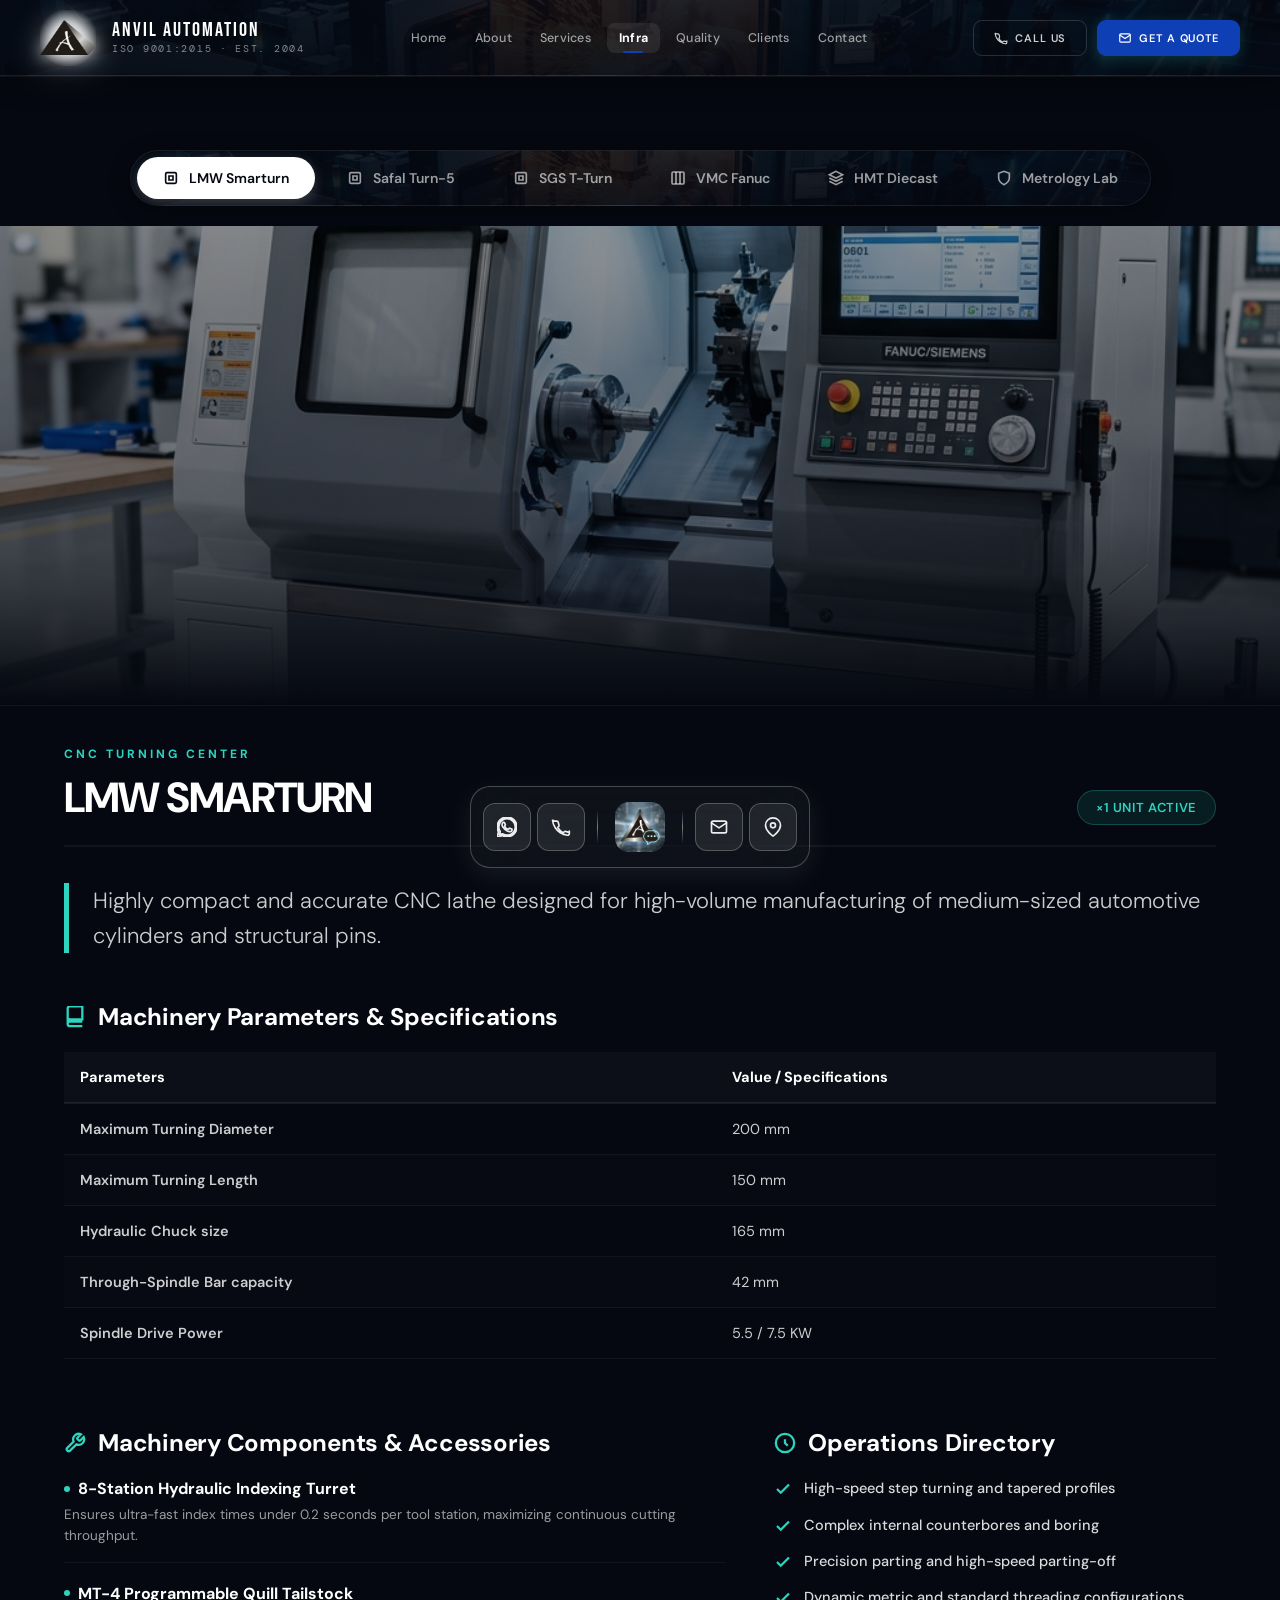
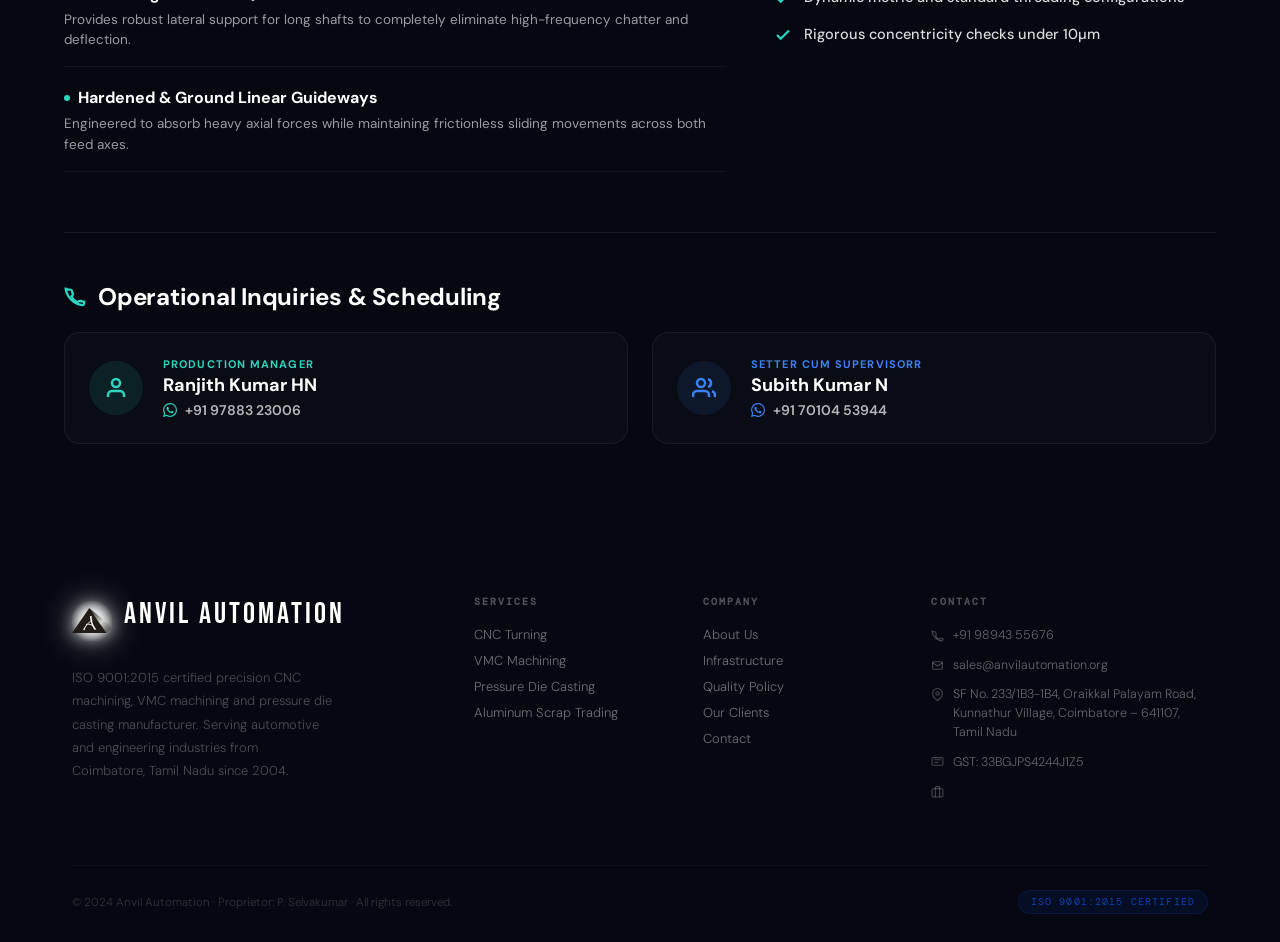
<file: infrastructure-detail.html>
<!DOCTYPE html>
<html lang="en">

<head>
  <meta charset="UTF-8">
  <meta name="viewport" content="width=device-width, initial-scale=1.0">
  <title>Industrial Infrastructure | CNC Turning, VMC Milling & Quality Lab — Anvil Automation</title>
  <meta name="description"
    content="Explore Anvil Automation's state-of-the-art precision machine fleet: CNC Turning centers, VMC milling stations, molten    casting plants, and NABL quality control labs.">
  <link rel="preconnect" href="https://fonts.googleapis.com">
  <link
    href="https://fonts.googleapis.com/css2?family=Bebas+Neue&family=DM+Sans:ital,wght@0,300;0,400;0,500;0,600;1,300&family=DM+Mono:wght@400;500&display=swap"
    rel="stylesheet">
  <link rel="stylesheet" href="css/anvil_automation_v2.css">

  <!-- SEO & Browser Metadata -->
  <meta name="robots" content="index, follow">
  <meta name="keywords"
    content="LMW Smarturn, Safal Turn 5, SGS T-Turn, VMC Fanuc, HMT Diecast Machine, Mitutoyo Metrology Lab, CNC Fleet Coimbatore, Anvil Automation Infrastructure, Factory Machinery Coimbatore">
  <meta name="theme-color" content="#0F3FB5">
  <link rel="canonical" href="https://anvilautomation.org/infrastructure-detail.html">

  <!-- Favicon / Brand Logo -->
  <link rel="icon" type="image/png" href="assets/images/logo1.png">
  <link rel="apple-touch-icon" href="assets/images/logo1.png">

  <!-- Open Graph / Facebook -->
  <meta property="og:type" content="website">
  <meta property="og:url" content="https://anvilautomation.org/infrastructure-detail.html">
  <meta property="og:title"
    content="Industrial Infrastructure | CNC Turning, VMC Milling & Quality Lab — Anvil Automation">
  <meta property="og:description"
    content="Explore Anvil Automation's state-of-the-art precision machine fleet: CNC Turning centers, VMC milling stations, molten    casting plants, and NABL quality control labs.">
  <meta property="og:image" content="https://anvilautomation.org/assets/images/logo1.png">
  <meta property="og:site_name" content="Anvil Automation">

  <!-- Twitter -->
  <meta name="twitter:card" content="summary_large_image">
  <meta name="twitter:url" content="https://anvilautomation.org/infrastructure-detail.html">
  <meta name="twitter:title"
    content="Industrial Infrastructure | CNC Turning, VMC Milling & Quality Lab — Anvil Automation">
  <meta name="twitter:description"
    content="Explore Anvil Automation's state-of-the-art precision machine fleet: CNC Turning centers, VMC milling stations, molten    casting plants, and NABL quality control labs.">
  <meta name="twitter:image" content="https://anvilautomation.org/assets/images/logo1.png">

  <style>
    /* Futuristic Dark Theme Styling */
    body {
      background: #050810;
      color: rgba(255, 255, 255, 0.9);
      font-family: 'DM Sans', sans-serif;
      overflow-x: hidden;
    }

    .detail-wrapper {
      padding-top: 110px;
      min-height: 100vh;
      display: flex;
      flex-direction: column;
      background: #050810;
    }

    /* Fixed Navbar with Background Image overlay */
    #mainNav {
      background: linear-gradient(rgba(5, 8, 16, 0.88), rgba(5, 8, 16, 0.95)), url('assets/images/hero_factory_bg.png') center/cover no-repeat !important;
      backdrop-filter: blur(20px) !important;
      -webkit-backdrop-filter: blur(20px) !important;
      box-shadow: 0 1px 0 rgba(255, 255, 255, 0.05), 0 4px 28px rgba(0, 0, 0, 0.4) !important;
      border-bottom: 1px solid rgba(255, 255, 255, 0.08) !important;
    }

    #mainNav .nav-brand-name {
      color: #ffffff !important;
    }

    #mainNav .nav-brand-tag {
      color: rgba(255, 255, 255, 0.5) !important;
    }

    #mainNav .nav-links a {
      color: rgba(255, 255, 255, 0.6) !important;
    }

    #mainNav .nav-links a:hover,
    #mainNav .nav-links a.active {
      color: #ffffff !important;
      background: rgba(255, 255, 255, 0.08) !important;
    }

    #mainNav .btn-sm.ghost {
      border-color: rgba(255, 255, 255, 0.15) !important;
      color: rgba(255, 255, 255, 0.8) !important;
    }

    #mainNav .btn-sm.ghost:hover {
      border-color: #ffffff !important;
      color: #ffffff !important;
      background: rgba(255, 255, 255, 0.05) !important;
    }

    /* Centered Pill Navigation Switcher with Background Image overlay */
    .tabs-container {
      display: flex;
      justify-content: center;
      margin: 40px 0 20px;
      width: 100%;
      padding: 0 24px;
    }

    .capabilities-pills {
      display: flex;
      background: linear-gradient(rgba(5, 8, 16, 0.88), rgba(5, 8, 16, 0.95)), url('assets/images/hero_factory_bg.png') center/cover no-repeat;
      border: 1px solid rgba(255, 255, 255, 0.08);
      padding: 6px;
      border-radius: 100px;
      backdrop-filter: blur(15px);
      -webkit-backdrop-filter: blur(15px);
      gap: 6px;
      overflow-x: auto;
      scrollbar-width: none;
      max-width: 100%;
      box-shadow: 0 4px 20px rgba(0, 0, 0, 0.4);
    }

    .capabilities-pills::-webkit-scrollbar {
      display: none;
    }

    .pill-btn {
      display: flex;
      align-items: center;
      gap: 10px;
      background: transparent;
      border: none;
      color: rgba(255, 255, 255, 0.6);
      font-size: 14px;
      font-weight: 600;
      padding: 12px 26px;
      border-radius: 100px;
      cursor: pointer;
      transition: all 0.3s cubic-bezier(0.4, 0, 0.2, 1);
      text-decoration: none;
      white-space: nowrap;
    }

    .pill-btn:hover {
      color: #ffffff;
      background: rgba(255, 255, 255, 0.05);
    }

    .pill-btn.active {
      background: #ffffff;
      color: #050810;
      box-shadow: 0 4px 14px rgba(255, 255, 255, 0.2);
    }

    .pill-btn svg {
      width: 16px;
      height: 16px;
      stroke-width: 2.5;
    }

    /* Full Width Content Sections */
    .detail-content {
      width: 100%;
    }

    .section-panel {
      display: none;
      animation: tabFadeIn 0.6s cubic-bezier(0.4, 0, 0.2, 1) forwards;
      width: 100%;
    }

    .section-panel.active {
      display: block;
    }

    @keyframes tabFadeIn {
      from {
        opacity: 0;
        transform: translateY(20px);
      }

      to {
        opacity: 1;
        transform: translateY(0);
      }
    }

    /* Section Content Styling */
    .section-hero-bleed {
      width: 100%;
      height: 480px;
      position: relative;
      overflow: hidden;
      border-bottom: 1px solid rgba(255, 255, 255, 0.05);
    }

    .section-hero-bleed img {
      width: 100%;
      height: 100%;
      object-fit: cover;
    }

    .section-hero-overlay {
      position: absolute;
      inset: 0;
      background: linear-gradient(0deg, #050810 0%, rgba(5, 8, 16, 0.6) 40%, rgba(0, 0, 0, 0.4) 100%);
    }

    .panel-width-limit {
      max-width: 1200px;
      width: 100%;
      margin: 0 auto;
      padding: 0 24px 80px;
    }

    .panel-header {
      padding-top: 40px;
      border-bottom: 2px solid rgba(255, 255, 255, 0.05);
      padding-bottom: 20px;
      margin-bottom: 36px;
      display: flex;
      justify-content: space-between;
      align-items: flex-end;
    }

    .panel-eyebrow {
      font-size: 12px;
      font-weight: 700;
      letter-spacing: 0.25em;
      text-transform: uppercase;
      color: #2dd4bf;
      margin-bottom: 8px;
    }

    .panel-title {
      font-size: 42px;
      font-weight: 800;
      letter-spacing: -0.03em;
      color: #ffffff;
      margin: 0;
    }

    .panel-badge {
      background: rgba(45, 212, 191, 0.1);
      border: 1px solid rgba(45, 212, 191, 0.25);
      color: #2dd4bf;
      font-size: 13px;
      font-weight: 600;
      padding: 8px 18px;
      border-radius: 100px;
      text-transform: uppercase;
      letter-spacing: 0.05em;
    }

    /* taglines */
    .panel-tagline {
      font-size: 22px;
      line-height: 1.6;
      font-weight: 300;
      color: rgba(255, 255, 255, 0.8);
      margin: 32px 0 48px;
      border-left: 5px solid #2dd4bf;
      padding-left: 24px;
    }

    /* Specifications Table Layout */
    .specs-table-wrapper {
      margin-bottom: 48px;
      width: 100%;
      overflow-x: auto;
      -webkit-overflow-scrolling: touch;
    }

    .section-subtitle {
      font-size: 24px;
      font-weight: 700;
      color: #ffffff;
      margin-bottom: 20px;
      letter-spacing: -0.01em;
      display: flex;
      align-items: center;
      gap: 12px;
    }

    .section-subtitle svg {
      width: 22px;
      height: 22px;
      stroke: #2dd4bf;
      fill: none;
      stroke-width: 2.5;
    }

    .specs-table {
      width: 100%;
      border-collapse: collapse;
      text-align: left;
      font-size: 14.5px;
      margin-bottom: 20px;
    }

    .specs-table th {
      background: rgba(255, 255, 255, 0.03);
      color: #ffffff;
      font-weight: 700;
      padding: 16px;
      border-bottom: 2px solid rgba(255, 255, 255, 0.08);
    }

    .specs-table td {
      padding: 16px;
      border-bottom: 1px solid rgba(255, 255, 255, 0.05);
      color: rgba(255, 255, 255, 0.8);
    }

    .specs-table tr:nth-child(even) {
      background: rgba(255, 255, 255, 0.01);
    }

    .specs-table tr:hover {
      background: rgba(45, 212, 191, 0.04);
    }

    .highlight-val {
      font-weight: 600;
      color: #ffffff;
    }

    /* Core info layout grids - No Box Containers */
    .info-layout-grid {
      display: grid;
      grid-template-columns: 1.2fr 0.8fr;
      gap: 48px;
      margin-bottom: 60px;
    }

    /* Tooling lists */
    .tooling-desc-list {
      display: flex;
      flex-direction: column;
      gap: 20px;
    }

    .tool-desc-item {
      border-bottom: 1px solid rgba(255, 255, 255, 0.05);
      padding-bottom: 16px;
    }

    .tool-desc-name {
      font-size: 16px;
      font-weight: 700;
      color: #ffffff;
      margin-bottom: 6px;
      display: flex;
      align-items: center;
      gap: 8px;
    }

    .tool-desc-name::before {
      content: '';
      width: 6px;
      height: 6px;
      background: #2dd4bf;
      border-radius: 50%;
      display: inline-block;
    }

    .tool-desc-txt {
      font-size: 13.5px;
      color: rgba(255, 255, 255, 0.6);
      line-height: 1.5;
      margin: 0;
    }

    /* Checklist columns */
    .checklist-grid {
      display: grid;
      grid-template-columns: 1fr;
      gap: 16px;
    }

    .check-item {
      display: flex;
      align-items: flex-start;
      gap: 12px;
      font-size: 14.5px;
      color: rgba(255, 255, 255, 0.85);
      font-weight: 500;
      line-height: 1.4;
    }

    .check-item svg {
      width: 18px;
      height: 18px;
      stroke: #2dd4bf;
      fill: none;
      stroke-width: 3;
      flex-shrink: 0;
      margin-top: 2px;
    }

    /* Manager & Supervisor Contact Card Styling */
    .contact-node-card {
      background: rgba(255, 255, 255, 0.02);
      border: 1px solid rgba(255, 255, 255, 0.06);
      border-radius: 16px;
      padding: 24px;
      display: flex;
      align-items: center;
      gap: 20px;
      transition: all 0.3s cubic-bezier(0.4, 0, 0.2, 1);
    }

    .contact-node-card:hover {
      transform: translateY(-4px);
      box-shadow: 0 10px 24px rgba(45, 212, 191, 0.15);
      border-color: #2dd4bf !important;
      background: rgba(255, 255, 255, 0.04) !important;
    }

    /* Contact Card Grid Responsive Override */
    .contact-card-grid {
      display: grid !important;
      grid-template-columns: repeat(auto-fit, minmax(270px, 1fr)) !important;
      gap: 24px !important;
      margin-top: 20px !important;
    }

    /* Responsive queries */
    @media (max-width: 992px) {
      .section-hero-bleed {
        height: 320px;
      }

      .info-layout-grid {
        grid-template-columns: 1fr;
        gap: 36px;
      }

      #mainNav {
        padding: 0 24px;
      }
    }

    @media (max-width: 900px) {
      .tabs-container {
        top: 70px !important;
      }

      .tabs-container.scrolled-sticky {
        top: 70px !important;
      }
    }

    @media (max-width: 768px) {
      .tabs-container {
        top: 68px !important;
      }

      .tabs-container.scrolled-sticky {
        top: 68px !important;
      }

      .panel-header {
        flex-direction: column;
        align-items: flex-start;
        gap: 12px;
      }

      .panel-title {
        font-size: 32px;
      }

      .panel-tagline {
        font-size: 17px;
      }

      .specs-table-wrapper {
        margin-bottom: 32px;
      }

      .specs-table {
        min-width: 650px !important;
      }

      .specs-table th,
      .specs-table td {
        padding: 12px;
        font-size: 13px;
      }
    }

    @media (max-width: 480px) {
      .tabs-container {
        padding: 8px 12px !important;
        margin: 20px 0 10px !important;
      }

      .pill-btn {
        padding: 8px 16px !important;
        font-size: 12px !important;
      }

      .panel-width-limit {
        padding: 0 16px 48px !important;
      }

      .panel-title {
        font-size: 26px !important;
      }

      .section-subtitle {
        font-size: 20px !important;
      }

      .panel-tagline {
        font-size: 15px !important;
        padding-left: 16px !important;
        margin: 20px 0 32px !important;
      }

      .contact-node-card {
        padding: 16px !important;
        gap: 12px !important;
        flex-direction: column !important;
        align-items: flex-start !important;
      }

      .specs-table-wrapper {
        margin-bottom: 32px !important;
      }

      .panel-header {
        margin-bottom: 24px !important;
      }

      .panel-badge {
        font-size: 11px !important;
        padding: 6px 12px !important;
      }
    }
  </style>
</head>

<body>

  <!-- FLOATING CONTACT DOCK (Identical to homepage index.html) -->
  <div class="dock" id="mainDock">
    <div class="dock-item">
      <a href="https://wa.me/919894355676" target="_blank" class="dock-btn wa">
        <svg viewBox="0 0 24 24" fill="currentColor">
          <path
            d="M17.472 14.382c-.297-.149-1.758-.867-2.03-.967-.273-.099-.471-.148-.67.15-.197.297-.767.966-.94 1.164-.173.199-.347.223-.644.075-.297-.15-1.255-.463-2.39-1.475-.883-.788-1.48-1.761-1.653-2.059-.173-.297-.018-.458.13-.606.134-.133.298-.347.446-.52.149-.174.198-.298.298-.497.099-.198.05-.371-.025-.52-.075-.149-.669-1.612-.916-2.207-.242-.579-.487-.5-.669-.51-.173-.008-.371-.01-.57-.01-.198 0-.52.074-.792.372-.272.297-1.04 1.016-1.04 2.479 0 1.462 1.065 2.875 1.213 3.074.149.198 2.096 3.2 5.077 4.487.709.306 1.262.489 1.694.625.712.227 1.36.195 1.871.118.571-.085 1.758-.719 2.006-1.413.248-.694.248-1.289.173-1.413-.074-.124-.272-.198-.57-.347m-5.421 7.403h-.004a9.87 9.87 0 01-5.031-1.378l-.361-.214-3.741.982.998-3.648-.235-.374a9.86 9.86 0 01-1.51-5.26c.001-5.45 4.436-9.884 9.888-9.884 2.64 0 5.122 1.03 6.988 2.898a9.825 9.825 0 012.893 6.994c-.003 5.45-4.437 9.884-9.885 9.884m8.413-18.297A11.815 11.815 0 0012.05 0C5.495 0 .16 5.335.157 11.892c0 2.096.547 4.142 1.588 5.945L.057 24l6.305-1.654a11.882 11.882 0 005.683 1.448h.005c6.554 0 11.89-5.335 11.893-11.893a11.821 11.821 0 00-3.48-8.413Z" />
        </svg>
      </a>
      <div class="dock-tip">WhatsApp</div>
    </div>
    <div class="dock-item">
      <a href="tel:+919894355676" class="dock-btn ph">
        <svg viewBox="0 0 24 24" fill="none" stroke="currentColor" stroke-width="2" stroke-linecap="round"
          stroke-linejoin="round">
          <path
            d="M22 16.92v3a2 2 0 01-2.18 2 19.79 19.79 0 01-8.63-3.07 19.5 19.5 0 01-6.29-6.29 19.79 19.79 0 01-3.07-8.67A2 2 0 013.83 5h3a2 2 0 012 1.72c.127.96.361 1.903.7 2.81a2 2 0 01-.45 2.11L8.09 12.62a16 16 0 006.29 6.29l1.38-1.09a2 2 0 012.11-.45c.907.339 1.85.573 2.81.7A2 2 0 0122 19.92z" />
        </svg>
      </a>
      <div class="dock-tip">Call Us</div>
    </div>
    <div class="dock-sep"></div>
    <div class="dock-item dock-item-center">
      <button class="dock-btn chatbot" onclick="openChatbot()">
        <img src="assets/images/chatbot.png" alt="Live Chat Bot" class="chatbot-icon-img">
      </button>
      <div class="dock-tip">Axis AI</div>
    </div>
    <div class="dock-sep"></div>
    <div class="dock-item dock-email-item" id="dockEmailItem">
      <button class="dock-btn em" aria-label="Email Us" onclick="toggleEmailPanel(event)">
        <svg viewBox="0 0 24 24" fill="none" stroke="currentColor" stroke-width="2" stroke-linecap="round"
          stroke-linejoin="round">
          <rect x="3" y="5" width="18" height="14" rx="2" />
          <path d="M3 7l9 6 9-6" />
        </svg>
      </button>
      <div class="dock-email-panel" id="dockEmailPanel">
        <div class="dep-header">
          <svg width="13" height="13" viewBox="0 0 24 24" fill="none" stroke="currentColor" stroke-width="2.5" stroke-linecap="round" stroke-linejoin="round"><rect x="3" y="5" width="18" height="14" rx="2"/><path d="M3 7l9 6 9-6"/></svg>
          Contact Us
        </div>
        <a href="mailto:sales@anvilautomation.org" class="dep-row" style="--dep-color:#1147A8">
          <div class="dep-info"><div class="dep-role">Sales</div><div class="dep-addr">sales@anvilautomation.org</div></div>
          <svg class="dep-send" viewBox="0 0 24 24" fill="none" stroke="currentColor" stroke-width="2" stroke-linecap="round" stroke-linejoin="round"><line x1="5" y1="12" x2="19" y2="12"/><polyline points="12 5 19 12 12 19"/></svg>
        </a>
        <a href="mailto:purchase@anvilautomation.org" class="dep-row" style="--dep-color:#C0441A">
          <div class="dep-info"><div class="dep-role">Purchase</div><div class="dep-addr">purchase@anvilautomation.org</div></div>
          <svg class="dep-send" viewBox="0 0 24 24" fill="none" stroke="currentColor" stroke-width="2" stroke-linecap="round" stroke-linejoin="round"><line x1="5" y1="12" x2="19" y2="12"/><polyline points="12 5 19 12 12 19"/></svg>
        </a>
        <a href="mailto:manager@anvilautomation.org" class="dep-row" style="--dep-color:#0D7A4E">
          <div class="dep-info"><div class="dep-role">Manager</div><div class="dep-addr">manager@anvilautomation.org</div></div>
          <svg class="dep-send" viewBox="0 0 24 24" fill="none" stroke="currentColor" stroke-width="2" stroke-linecap="round" stroke-linejoin="round"><line x1="5" y1="12" x2="19" y2="12"/><polyline points="12 5 19 12 12 19"/></svg>
        </a>
        <a href="mailto:quality@anvilautomation.org" class="dep-row" style="--dep-color:#9A7218">
          <div class="dep-info"><div class="dep-role">Quality</div><div class="dep-addr">quality@anvilautomation.org</div></div>
          <svg class="dep-send" viewBox="0 0 24 24" fill="none" stroke="currentColor" stroke-width="2" stroke-linecap="round" stroke-linejoin="round"><line x1="5" y1="12" x2="19" y2="12"/><polyline points="12 5 19 12 12 19"/></svg>
        </a>
        <a href="mailto:accounts@anvilautomation.org" class="dep-row" style="--dep-color:#0891B2">
          <div class="dep-info"><div class="dep-role">Accounts</div><div class="dep-addr">accounts@anvilautomation.org</div></div>
          <svg class="dep-send" viewBox="0 0 24 24" fill="none" stroke="currentColor" stroke-width="2" stroke-linecap="round" stroke-linejoin="round"><line x1="5" y1="12" x2="19" y2="12"/><polyline points="12 5 19 12 12 19"/></svg>
        </a>
      </div>
    </div>
    <div class="dock-item">
      <a href="https://maps.google.com/?q=Anvil+Automation+Coimbatore" target="_blank" class="dock-btn mp">
        <svg viewBox="0 0 24 24" fill="none" stroke="currentColor" stroke-width="2" stroke-linecap="round"
          stroke-linejoin="round">
          <path d="M21 10c0 7-9 13-9 13s-9-6-9-13a9 9 0 0118 0z" />
          <circle cx="12" cy="10" r="3" />
        </svg>
      </a>
      <div class="dock-tip">Location</div>
    </div>
  </div>

  <!-- NAV (Exactly matching index.html, No Talk to Axis AI button) -->
  <nav id="mainNav">
    <a href="index.html#hero" class="nav-brand">
      <div class="nav-logo-wrap">
        <img src="assets/images/logo1.png" alt="Anvil Automation" class="nav-logo-img">
      </div>
      <div class="nav-brand-text">
        <span class="nav-brand-name">ANVIL AUTOMATION</span>
        <span class="nav-brand-tag">ISO 9001:2015 · Est. 2004</span>
      </div>
    </a>
    <div class="nav-links">
      <a href="index.html#hero">Home</a>
      <a href="index.html#about">About</a>
      <a href="index.html#services">Services</a>
      <a href="index.html#infrastructure" class="active">Infra</a>
      <a href="index.html#quality">Quality</a>
      <a href="index.html#clients">Clients</a>
      <a href="index.html#contact">Contact</a>
    </div>
    <div class="nav-right">
      <a href="tel:+919894355676" class="btn-sm ghost">
        <svg width="14" height="14" stroke="currentColor" fill="none" stroke-width="2" stroke-linecap="round"
          stroke-linejoin="round" viewBox="0 0 24 24">
          <path
            d="M22 16.92v3a2 2 0 01-2.18 2 19.79 19.79 0 01-8.63-3.07 19.5 19.5 0 01-6.29-6.29 19.79 19.79 0 01-3.07-8.67A2 2 0 013.83 5h3a2 2 0 012 1.72c.127.96.361 1.903.7 2.81a2 2 0 01-.45 2.11L8.09 12.62a16 16 0 006.29 6.29l1.38-1.09a2 2 0 012.11-.45c.907.339 1.85.573 2.81.7A2 2 0 0122 19.92z" />
        </svg>
        Call Us
      </a>
      <a href="mailto:sales@anvilautomation.org" class="btn-sm solid"
        style="box-shadow: 0 4px 16px rgba(45, 212, 191, 0.2);">
        <svg width="14" height="14" stroke="currentColor" fill="none" stroke-width="2" stroke-linecap="round"
          stroke-linejoin="round" viewBox="0 0 24 24">
          <rect x="3" y="5" width="18" height="14" rx="2" />
          <path d="M3 7l9 6 9-6" />
        </svg>
        Get a Quote
      </a>
      <button class="ham" id="hamBtn" onclick="toggleMob()" aria-label="Menu">
        <span></span><span></span><span></span>
      </button>
    </div>
  </nav>

  <!-- MOBILE NAV DRAWER -->
  <div class="mob-nav" id="mobNav">
    <button class="mob-close" onclick="toggleMob()" aria-label="Close Menu">
      <svg viewBox="0 0 24 24" width="24" height="24" stroke="currentColor" fill="none" stroke-width="2">
        <line x1="18" y1="6" x2="6" y2="18"></line>
        <line x1="6" y1="6" x2="18" y2="18"></line>
      </svg>
    </button>
    <div class="mob-inner">
      <div class="mob-header">
        <div class="mob-brand">
          <img src="assets/images/logo1.png" alt="Anvil Automation" class="mob-brand-logo"
            style="filter: drop-shadow(0 0 8px rgba(255,255,255,.9)) drop-shadow(0 0 16px rgba(255,255,255,.5))">
          <div class="mob-brand-info">
            <div class="mob-brand-name">ANVIL AUTOMATION</div>
            <div class="mob-brand-tag">ISO 9001:2015 · Est. 2004</div>
          </div>
        </div>
      </div>
      <nav class="mob-links">
        <a href="index.html#hero" onclick="toggleMob()">Home</a>
        <a href="index.html#about" onclick="toggleMob()">About</a>
        <a href="index.html#services" onclick="toggleMob()">Services</a>
        <a href="index.html#infrastructure" onclick="toggleMob()" class="active">Infrastructure</a>
        <a href="index.html#quality" onclick="toggleMob()">Quality Policy</a>
        <a href="index.html#clients" onclick="toggleMob()">Our Clients</a>
        <a href="index.html#contact" onclick="toggleMob()">Contact</a>
      </nav>
      <div class="mob-footer">
        <div class="mob-copyright">PRECISION CNC & DIE CASTING · COIMBATORE, INDIA</div>
      </div>
    </div>
  </div>

  <!-- MAIN WRAPPER -->
  <div class="detail-wrapper">

    <!-- HORIZONTAL TABS SWITCHER (Matches layout perfectly) -->
    <div class="tabs-container">
      <div class="capabilities-pills">
        <a href="#lmw-smarturn" class="pill-btn active" id="btn-lmw-smarturn">
          <svg viewBox="0 0 24 24" fill="none" stroke="currentColor">
            <rect x="4" y="4" width="16" height="16" rx="2" />
            <path d="M9 9h6v6H9z" />
          </svg>
          LMW Smarturn
        </a>
        <a href="#safal-turn5" class="pill-btn" id="btn-safal-turn5">
          <svg viewBox="0 0 24 24" fill="none" stroke="currentColor">
            <rect x="4" y="4" width="16" height="16" rx="2" />
            <path d="M9 9h6v6H9z" />
          </svg>
          Safal Turn-5
        </a>
        <a href="#sgs-tturn" class="pill-btn" id="btn-sgs-tturn">
          <svg viewBox="0 0 24 24" fill="none" stroke="currentColor">
            <rect x="4" y="4" width="16" height="16" rx="2" />
            <path d="M9 9h6v6H9z" />
          </svg>
          SGS T-Turn
        </a>
        <a href="#vmc-fanuc" class="pill-btn" id="btn-vmc-fanuc">
          <svg viewBox="0 0 24 24" fill="none" stroke="currentColor">
            <rect x="3" y="3" width="18" height="18" rx="2" />
            <path d="M9 3v18M15 3v18" />
          </svg>
          VMC Fanuc
        </a>
        <a href="#hmt-diecast" class="pill-btn" id="btn-hmt-diecast">
          <svg viewBox="0 0 24 24" fill="none" stroke="currentColor">
            <path d="M12 2L2 7l10 5 10-5-10-5zM2 17l10 5 10-5M2 12l10 5 10-5" />
          </svg>
          HMT Diecast
        </a>
        <a href="#inspection-lab" class="pill-btn" id="btn-inspection-lab">
          <svg viewBox="0 0 24 24" fill="none" stroke="currentColor">
            <path d="M12 22s8-4 8-10V5l-8-3-8 3v7c0 6 8 10 8 10z" />
          </svg>
          Metrology Lab
        </a>
      </div>
    </div>

    <!-- CONTENT PANELS -->
    <main class="detail-content">

      <!-- SECTION 1: LMW SMARTURN -->
      <section class="section-panel active" id="pane-lmw-smarturn">
        <!-- Full-Bleed Cinematic Hero -->
        <div class="section-hero-bleed">
          <img src="assets/images/lmw_smarturn.png" alt="LMW SMARTURN CNC Lathe in Action">
          <div class="section-hero-overlay"></div>
        </div>

        <div class="panel-width-limit">
          <div class="panel-header">
            <div>
              <div class="panel-eyebrow">CNC Turning Center</div>
              <h1 class="panel-title">LMW SMARTURN</h1>
            </div>
            <span class="panel-badge">×1 Unit Active</span>
          </div>

          <p class="panel-tagline">Highly compact and accurate CNC lathe designed for high-volume manufacturing of
            medium-sized automotive cylinders and structural pins.</p>

          <!-- Specifications Directory -->
          <div class="specs-table-wrapper">
            <h3 class="section-subtitle">
              <svg viewBox="0 0 24 24">
                <path
                  d="M4 19.5A2.5 2.5 0 0 1 6.5 17H20M4 19.5A2.5 2.5 0 0 0 6.5 22H20M4 19.5V3a2.5 2.5 0 0 1 2.5-2.5H20v14H6.5A2.5 2.5 0 0 0 4 15.5z" />
              </svg>
              Machinery Parameters &amp; Specifications
            </h3>
            <table class="specs-table">
              <thead>
                <tr>
                  <th>Parameters</th>
                  <th>Value / Specifications</th>
                </tr>
              </thead>
              <tbody>
                <tr>
                  <td class="highlight-val">Maximum Turning Diameter</td>
                  <td>200 mm</td>
                </tr>
                <tr>
                  <td class="highlight-val">Maximum Turning Length</td>
                  <td>150 mm</td>
                </tr>
                <tr>
                  <td class="highlight-val">Hydraulic Chuck size</td>
                  <td>165 mm</td>
                </tr>
                <tr>
                  <td class="highlight-val">Through-Spindle Bar capacity</td>
                  <td>42 mm</td>
                </tr>
                <tr>
                  <td class="highlight-val">Spindle Drive Power</td>
                  <td>5.5 / 7.5 KW</td>
                </tr>
              </tbody>
            </table>
          </div>

          <!-- Information Grid - No Box Containers -->
          <div class="info-layout-grid">
            <div>
              <h3 class="section-subtitle">
                <svg viewBox="0 0 24 24">
                  <path
                    d="M14.7 6.3a1 1 0 0 0 0 1.4l1.6 1.6a1 1 0 0 0 1.4 0l3.77-3.77a6 6 0 0 1-7.94 7.94l-6.91 6.91a2.12 2.12 0 0 1-3-3l6.91-6.91a6 6 0 0 1 7.94-7.94z" />
                </svg>
                Machinery Components &amp; Accessories
              </h3>
              <div class="tooling-desc-list">
                <div class="tool-desc-item">
                  <div class="tool-desc-name">8-Station Hydraulic Indexing Turret</div>
                  <p class="tool-desc-txt">Ensures ultra-fast index times under 0.2 seconds per tool station, maximizing
                    continuous cutting throughput.</p>
                </div>
                <div class="tool-desc-item">
                  <div class="tool-desc-name">MT-4 Programmable Quill Tailstock</div>
                  <p class="tool-desc-txt">Provides robust lateral support for long shafts to completely eliminate
                    high-frequency chatter and deflection.</p>
                </div>
                <div class="tool-desc-item">
                  <div class="tool-desc-name">Hardened &amp; Ground Linear Guideways</div>
                  <p class="tool-desc-txt">Engineered to absorb heavy axial forces while maintaining frictionless
                    sliding movements across both feed axes.</p>
                </div>
              </div>
            </div>

            <div>
              <h3 class="section-subtitle">
                <svg viewBox="0 0 24 24">
                  <circle cx="12" cy="12" r="10" />
                  <path d="M12 8v4l3 3" />
                </svg>
                Operations Directory
              </h3>
              <div class="checklist-grid">
                <div class="check-item"><svg viewBox="0 0 24 24">
                    <polyline points="20 6 9 17 4 12" />
                  </svg> High-speed step turning and tapered profiles</div>
                <div class="check-item"><svg viewBox="0 0 24 24">
                    <polyline points="20 6 9 17 4 12" />
                  </svg> Complex internal counterbores and boring</div>
                <div class="check-item"><svg viewBox="0 0 24 24">
                    <polyline points="20 6 9 17 4 12" />
                  </svg> Precision parting and high-speed parting-off</div>
                <div class="check-item"><svg viewBox="0 0 24 24">
                    <polyline points="20 6 9 17 4 12" />
                  </svg> Dynamic metric and standard threading configurations</div>
                <div class="check-item"><svg viewBox="0 0 24 24">
                    <polyline points="20 6 9 17 4 12" />
                  </svg> Rigorous concentricity checks under 10µm</div>
              </div>
            </div>
          </div>

          <!-- OPERATIONAL CONTACT PORTAL (Production Manager & Setter Cum Supervisorr) -->
          <div class="manager-contact-section"
            style="margin-top: 60px; border-top: 1px solid rgba(255,255,255,0.08); padding-top: 48px;">
            <h3 class="section-subtitle">
              <svg viewBox="0 0 24 24" fill="none" stroke="currentColor" stroke-width="2">
                <path
                  d="M22 16.92v3a2 2 0 0 1-2.18 2 19.79 19.79 0 0 1-8.63-3.07 19.5 19.5 0 0 1-6.29-6.29 19.79 19.79 0 0 1-3.07-8.67A2 2 0 0 1 3.83 5h3a2 2 0 0 1 2 1.72c.127.96.361 1.903.7 2.81a2 2 0 0 1-.45 2.11L8.09 12.62a16 16 0 0 0 6.29 6.29l1.38-1.09a2 2 0 0 1 2.11-.45c.907.339 1.85.573 2.81.7A2 2 0 0 1 22 19.92z" />
              </svg>
              Operational Inquiries &amp; Scheduling
            </h3>
            <div class="contact-card-grid"
              style="display: grid; grid-template-columns: repeat(auto-fit, minmax(280px, 1fr)); gap: 24px; margin-top: 20px;">
              <div class="contact-node-card">
                <div
                  style="width: 54px; height: 54px; background: rgba(45, 212, 191, 0.1); border-radius: 50%; display: flex; align-items: center; justify-content: center; color: #2dd4bf; flex-shrink: 0;">
                  <svg viewBox="0 0 24 24" width="24" height="24" fill="none" stroke="currentColor" stroke-width="2.5">
                    <path d="M20 21v-2a4 4 0 0 0-4-4H8a4 4 0 0 0-4 4v2" />
                    <circle cx="12" cy="7" r="4" />
                  </svg>
                </div>
                <div>
                  <div
                    style="font-size: 11px; font-weight: 700; color: #2dd4bf; text-transform: uppercase; letter-spacing: 0.1em; margin-bottom: 2px;">
                    Production Manager</div>
                  <div style="font-size: 18px; font-weight: 700; color: #ffffff; margin-bottom: 4px;">Ranjith Kumar HN
                  </div>
                  <div
                    style="font-size: 14px; color: rgba(255, 255, 255, 0.7); display: flex; align-items: center; gap: 8px;">
                    <svg viewBox="0 0 24 24" width="14" height="14" fill="currentColor" style="color:#2dd4bf">
                      <path
                        d="M17.472 14.382c-.297-.149-1.758-.867-2.03-.967-.273-.099-.471-.148-.67.15-.197.297-.767.966-.94 1.164-.173.199-.347.223-.644.075-.297-.15-1.255-.463-2.39-1.475-.883-.788-1.48-1.761-1.653-2.059-.173-.297-.018-.458.13-.606.134-.133.298-.347.446-.52.149-.174.198-.298.298-.497.099-.198.05-.371-.025-.52-.075-.149-.669-1.612-.916-2.207-.242-.579-.487-.5-.669-.51-.173-.008-.371-.01-.57-.01-.198 0-.52.074-.792.372-.272.297-1.04 1.016-1.04 2.479 0 1.462 1.065 2.875 1.213 3.074.149.198 2.096 3.2 5.077 4.487.709.306 1.262.489 1.694.625.712.227 1.36.195 1.871.118.571-.085 1.758-.719 2.006-1.413.248-.694.248-1.289.173-1.413-.074-.124-.272-.198-.57-.347m-5.421 7.403h-.004a9.87 9.87 0 01-5.031-1.378l-.361-.214-3.741.982.998-3.648-.235-.374a9.86 9.86 0 01-1.51-5.26c.001-5.45 4.436-9.884 9.888-9.884 2.64 0 5.122 1.03 6.988 2.898a9.825 9.825 0 012.893 6.994c-.003 5.45-4.437 9.884-9.885 9.884m8.413-18.297A11.815 11.815 0 0012.05 0C5.495 0 .16 5.335.157 11.892c0 2.096.547 4.142 1.588 5.945L.057 24l6.305-1.654a11.882 11.882 0 005.683 1.448h.005c6.554 0 11.89-5.335 11.893-11.893a11.821 11.821 0 00-3.48-8.413Z" />
                    </svg>
                    <a href="tel:+919788323006" style="text-decoration:none; color:inherit; font-weight: 600;">+91 97883
                      23006</a>
                  </div>
                </div>
              </div>
              <div class="contact-node-card">
                <div
                  style="width: 54px; height: 54px; background: rgba(59, 130, 246, 0.1); border-radius: 50%; display: flex; align-items: center; justify-content: center; color: #3b82f6; flex-shrink: 0;">
                  <svg viewBox="0 0 24 24" width="24" height="24" fill="none" stroke="currentColor" stroke-width="2.5">
                    <path d="M17 21v-2a4 4 0 0 0-4-4H5a4 4 0 0 0-4 4v2" />
                    <circle cx="9" cy="7" r="4" />
                    <path d="M23 21v-2a4 4 0 0 0-3-3.87" />
                    <path d="M16 3.13a4 4 0 0 1 0 7.75" />
                  </svg>
                </div>
                <div>
                  <div
                    style="font-size: 11px; font-weight: 700; color: #3b82f6; text-transform: uppercase; letter-spacing: 0.1em; margin-bottom: 2px;">
                    Setter Cum Supervisorr</div>
                  <div style="font-size: 18px; font-weight: 700; color: #ffffff; margin-bottom: 4px;">Subith Kumar N
                  </div>
                  <div
                    style="font-size: 14px; color: rgba(255, 255, 255, 0.7); display: flex; align-items: center; gap: 8px;">
                    <svg viewBox="0 0 24 24" width="14" height="14" fill="currentColor" style="color:#3b82f6">
                      <path
                        d="M17.472 14.382c-.297-.149-1.758-.867-2.03-.967-.273-.099-.471-.148-.67.15-.197.297-.767.966-.94 1.164-.173.199-.347.223-.644.075-.297-.15-1.255-.463-2.39-1.475-.883-.788-1.48-1.761-1.653-2.059-.173-.297-.018-.458.13-.606.134-.133.298-.347.446-.52.149-.174.198-.298.298-.497.099-.198.05-.371-.025-.52-.075-.149-.669-1.612-.916-2.207-.242-.579-.487-.5-.669-.51-.173-.008-.371-.01-.57-.01-.198 0-.52.074-.792.372-.272.297-1.04 1.016-1.04 2.479 0 1.462 1.065 2.875 1.213 3.074.149.198 2.096 3.2 5.077 4.487.709.306 1.262.489 1.694.625.712.227 1.36.195 1.871.118.571-.085 1.758-.719 2.006-1.413.248-.694.248-1.289.173-1.413-.074-.124-.272-.198-.57-.347m-5.421 7.403h-.004a9.87 9.87 0 01-5.031-1.378l-.361-.214-3.741.982.998-3.648-.235-.374a9.86 9.86 0 01-1.51-5.26c.001-5.45 4.436-9.884 9.888-9.884 2.64 0 5.122 1.03 6.988 2.898a9.825 9.825 0 012.893 6.994c-.003 5.45-4.437 9.884-9.885 9.884m8.413-18.297A11.815 11.815 0 0012.05 0C5.495 0 .16 5.335.157 11.892c0 2.096.547 4.142 1.588 5.945L.057 24l6.305-1.654a11.882 11.882 0 005.683 1.448h.005c6.554 0 11.89-5.335 11.893-11.893a11.821 11.821 0 00-3.48-8.413Z" />
                    </svg>
                    <a href="tel:+917010453944" style="text-decoration:none; color:inherit; font-weight: 600;">+91 70104
                      53944</a>
                  </div>
                </div>
              </div>
            </div>
          </div>
        </div>
      </section>

      <!-- SECTION 2: SAFAL TURN-5 -->
      <section class="section-panel" id="pane-safal-turn5">
        <!-- Full-Bleed Cinematic Hero -->
        <div class="section-hero-bleed">
          <img src="assets/images/safal_turn5.png" alt="SAFAL TURN-5 CNC Turning Fleet">
          <div class="section-hero-overlay"></div>
        </div>

        <div class="panel-width-limit">
          <div class="panel-header">
            <div>
              <div class="panel-eyebrow">CNC Turning Center</div>
              <h1 class="panel-title">SAFAL TURN-5</h1>
            </div>
            <span class="panel-badge">×5 Units Active</span>
          </div>

          <p class="panel-tagline">Our high-productivity turning workhorse fleet. Delivers robust torque profiles and
            high spindle stiffness for mass output of critical industrial shafts.</p>

          <!-- Specifications Directory -->
          <div class="specs-table-wrapper">
            <h3 class="section-subtitle">
              <svg viewBox="0 0 24 24">
                <path
                  d="M4 19.5A2.5 2.5 0 0 1 6.5 17H20M4 19.5A2.5 2.5 0 0 0 6.5 22H20M4 19.5V3a2.5 2.5 0 0 1 2.5-2.5H20v14H6.5A2.5 2.5 0 0 0 4 15.5z" />
              </svg>
              Machinery Parameters &amp; Specifications
            </h3>
            <table class="specs-table">
              <thead>
                <tr>
                  <th>Parameters</th>
                  <th>Value / Specifications</th>
                </tr>
              </thead>
              <tbody>
                <tr>
                  <td class="highlight-val">Maximum Turning Diameter</td>
                  <td>200 mm</td>
                </tr>
                <tr>
                  <td class="highlight-val">Maximum Turning Length</td>
                  <td>350 mm</td>
                </tr>
                <tr>
                  <td class="highlight-val">Hydraulic Chuck size</td>
                  <td>200 mm</td>
                </tr>
                <tr>
                  <td class="highlight-val">Through-Spindle Bar capacity</td>
                  <td>25 mm</td>
                </tr>
                <tr>
                  <td class="highlight-val">Maximum Spindle Speed</td>
                  <td>4,000 RPM</td>
                </tr>
              </tbody>
            </table>
          </div>

          <!-- Information Grid - No Box Containers -->
          <div class="info-layout-grid">
            <div>
              <h3 class="section-subtitle">
                <svg viewBox="0 0 24 24">
                  <path
                    d="M14.7 6.3a1 1 0 0 0 0 1.4l1.6 1.6a1 1 0 0 0 1.4 0l3.77-3.77a6 6 0 0 1-7.94 7.94l-6.91 6.91a2.12 2.12 0 0 1-3-3l6.91-6.91a6 6 0 0 1 7.94-7.94z" />
                </svg>
                Machinery Components &amp; Accessories
              </h3>
              <div class="tooling-desc-list">
                <div class="tool-desc-item">
                  <div class="tool-desc-name">High-Precision Linear Guideways</div>
                  <p class="tool-desc-txt">Ensures micro-positional precision across rapid 24 m/min traverse movements,
                    guaranteeing high cycle consistency.</p>
                </div>
                <div class="tool-desc-item">
                  <div class="tool-desc-name">Dual-Safe Hydraulic Chucking</div>
                  <p class="tool-desc-txt">Maintains rigid grip forces up to 30 KN without marking thin-walled aluminum
                    tubes or pipes.</p>
                </div>
              </div>
            </div>

            <div>
              <h3 class="section-subtitle">
                <svg viewBox="0 0 24 24">
                  <circle cx="12" cy="12" r="10" />
                  <path d="M12 8v4l3 3" />
                </svg>
                Operations Directory
              </h3>
              <div class="checklist-grid">
                <div class="check-item"><svg viewBox="0 0 24 24">
                    <polyline points="20 6 9 17 4 12" />
                  </svg> High-feed long-axis rough profiling</div>
                <div class="check-item"><svg viewBox="0 0 24 24">
                    <polyline points="20 6 9 17 4 12" />
                  </svg> Heavy-load axial grooving and recessing</div>
                <div class="check-item"><svg viewBox="0 0 24 24">
                    <polyline points="20 6 9 17 4 12" />
                  </svg> High-precision internal threading and tapping</div>
                <div class="check-item"><svg viewBox="0 0 24 24">
                    <polyline points="20 6 9 17 4 12" />
                  </svg> Fine taper finishes for drive interfaces</div>
              </div>
            </div>
          </div>

          <!-- OPERATIONAL CONTACT PORTAL (Production Manager & Setter Cum Supervisorr) -->
          <div class="manager-contact-section"
            style="margin-top: 60px; border-top: 1px solid rgba(255,255,255,0.08); padding-top: 48px;">
            <h3 class="section-subtitle">
              <svg viewBox="0 0 24 24" fill="none" stroke="currentColor" stroke-width="2">
                <path
                  d="M22 16.92v3a2 2 0 0 1-2.18 2 19.79 19.79 0 0 1-8.63-3.07 19.5 19.5 0 0 1-6.29-6.29 19.79 19.79 0 0 1-3.07-8.67A2 2 0 0 1 3.83 5h3a2 2 0 0 1 2 1.72c.127.96.361 1.903.7 2.81a2 2 0 0 1-.45 2.11L8.09 12.62a16 16 0 0 0 6.29 6.29l1.38-1.09a2 2 0 0 1 2.11-.45c.907.339 1.85.573 2.81.7A2 2 0 0 1 22 19.92z" />
              </svg>
              Operational Inquiries &amp; Scheduling
            </h3>
            <div class="contact-card-grid"
              style="display: grid; grid-template-columns: repeat(auto-fit, minmax(280px, 1fr)); gap: 24px; margin-top: 20px;">
              <div class="contact-node-card">
                <div
                  style="width: 54px; height: 54px; background: rgba(45, 212, 191, 0.1); border-radius: 50%; display: flex; align-items: center; justify-content: center; color: #2dd4bf; flex-shrink: 0;">
                  <svg viewBox="0 0 24 24" width="24" height="24" fill="none" stroke="currentColor" stroke-width="2.5">
                    <path d="M20 21v-2a4 4 0 0 0-4-4H8a4 4 0 0 0-4 4v2" />
                    <circle cx="12" cy="7" r="4" />
                  </svg>
                </div>
                <div>
                  <div
                    style="font-size: 11px; font-weight: 700; color: #2dd4bf; text-transform: uppercase; letter-spacing: 0.1em; margin-bottom: 2px;">
                    Production Manager</div>
                  <div style="font-size: 18px; font-weight: 700; color: #ffffff; margin-bottom: 4px;">Ranjith Kumar HN
                  </div>
                  <div
                    style="font-size: 14px; color: rgba(255, 255, 255, 0.7); display: flex; align-items: center; gap: 8px;">
                    <svg viewBox="0 0 24 24" width="14" height="14" fill="currentColor" style="color:#2dd4bf">
                      <path
                        d="M17.472 14.382c-.297-.149-1.758-.867-2.03-.967-.273-.099-.471-.148-.67.15-.197.297-.767.966-.94 1.164-.173.199-.347.223-.644.075-.297-.15-1.255-.463-2.39-1.475-.883-.788-1.48-1.761-1.653-2.059-.173-.297-.018-.458.13-.606.134-.133.298-.347.446-.52.149-.174.198-.298.298-.497.099-.198.05-.371-.025-.52-.075-.149-.669-1.612-.916-2.207-.242-.579-.487-.5-.669-.51-.173-.008-.371-.01-.57-.01-.198 0-.52.074-.792.372-.272.297-1.04 1.016-1.04 2.479 0 1.462 1.065 2.875 1.213 3.074.149.198 2.096 3.2 5.077 4.487.709.306 1.262.489 1.694.625.712.227 1.36.195 1.871.118.571-.085 1.758-.719 2.006-1.413.248-.694.248-1.289.173-1.413-.074-.124-.272-.198-.57-.347m-5.421 7.403h-.004a9.87 9.87 0 01-5.031-1.378l-.361-.214-3.741.982.998-3.648-.235-.374a9.86 9.86 0 01-1.51-5.26c.001-5.45 4.436-9.884 9.888-9.884 2.64 0 5.122 1.03 6.988 2.898a9.825 9.825 0 012.893 6.994c-.003 5.45-4.437 9.884-9.885 9.884m8.413-18.297A11.815 11.815 0 0012.05 0C5.495 0 .16 5.335.157 11.892c0 2.096.547 4.142 1.588 5.945L.057 24l6.305-1.654a11.882 11.882 0 005.683 1.448h.005c6.554 0 11.89-5.335 11.893-11.893a11.821 11.821 0 00-3.48-8.413Z" />
                    </svg>
                    <a href="tel:+919788323006" style="text-decoration:none; color:inherit; font-weight: 600;">+91 97883
                      23006</a>
                  </div>
                </div>
              </div>
              <div class="contact-node-card">
                <div
                  style="width: 54px; height: 54px; background: rgba(59, 130, 246, 0.1); border-radius: 50%; display: flex; align-items: center; justify-content: center; color: #3b82f6; flex-shrink: 0;">
                  <svg viewBox="0 0 24 24" width="24" height="24" fill="none" stroke="currentColor" stroke-width="2.5">
                    <path d="M17 21v-2a4 4 0 0 0-4-4H5a4 4 0 0 0-4 4v2" />
                    <circle cx="9" cy="7" r="4" />
                    <path d="M23 21v-2a4 4 0 0 0-3-3.87" />
                    <path d="M16 3.13a4 4 0 0 1 0 7.75" />
                  </svg>
                </div>
                <div>
                  <div
                    style="font-size: 11px; font-weight: 700; color: #3b82f6; text-transform: uppercase; letter-spacing: 0.1em; margin-bottom: 2px;">
                    Setter Cum Supervisorr</div>
                  <div style="font-size: 18px; font-weight: 700; color: #ffffff; margin-bottom: 4px;">Subith Kumar N
                  </div>
                  <div
                    style="font-size: 14px; color: rgba(255, 255, 255, 0.7); display: flex; align-items: center; gap: 8px;">
                    <svg viewBox="0 0 24 24" width="14" height="14" fill="currentColor" style="color:#3b82f6">
                      <path
                        d="M17.472 14.382c-.297-.149-1.758-.867-2.03-.967-.273-.099-.471-.148-.67.15-.197.297-.767.966-.94 1.164-.173.199-.347.223-.644.075-.297-.15-1.255-.463-2.39-1.475-.883-.788-1.48-1.761-1.653-2.059-.173-.297-.018-.458.13-.606.134-.133.298-.347.446-.52.149-.174.198-.298.298-.497.099-.198.05-.371-.025-.52-.075-.149-.669-1.612-.916-2.207-.242-.579-.487-.5-.669-.51-.173-.008-.371-.01-.57-.01-.198 0-.52.074-.792.372-.272.297-1.04 1.016-1.04 2.479 0 1.462 1.065 2.875 1.213 3.074.149.198 2.096 3.2 5.077 4.487.709.306 1.262.489 1.694.625.712.227 1.36.195 1.871.118.571-.085 1.758-.719 2.006-1.413.248-.694.248-1.289.173-1.413-.074-.124-.272-.198-.57-.347m-5.421 7.403h-.004a9.87 9.87 0 01-5.031-1.378l-.361-.214-3.741.982.998-3.648-.235-.374a9.86 9.86 0 01-1.51-5.26c.001-5.45 4.436-9.884 9.888-9.884 2.64 0 5.122 1.03 6.988 2.898a9.825 9.825 0 012.893 6.994c-.003 5.45-4.437 9.884-9.885 9.884m8.413-18.297A11.815 11.815 0 0012.05 0C5.495 0 .16 5.335.157 11.892c0 2.096.547 4.142 1.588 5.945L.057 24l6.305-1.654a11.882 11.882 0 005.683 1.448h.005c6.554 0 11.89-5.335 11.893-11.893a11.821 11.821 0 00-3.48-8.413Z" />
                    </svg>
                    <a href="tel:+917010453944" style="text-decoration:none; color:inherit; font-weight: 600;">+91 70104
                      53944</a>
                  </div>
                </div>
              </div>
            </div>
          </div>
        </div>
      </section>

      <!-- SECTION 3: SGS T-TURN -->
      <section class="section-panel" id="pane-sgs-tturn">
        <!-- Full-Bleed Cinematic Hero -->
        <div class="section-hero-bleed">
          <img src="assets/images/sgs_tturn.png" alt="SGS T-TURN CNC Machining Center">
          <div class="section-hero-overlay"></div>
        </div>

        <div class="panel-width-limit">
          <div class="panel-header">
            <div>
              <div class="panel-eyebrow">CNC Turning Center</div>
              <h1 class="panel-title">SGS T-TURN 135</h1>
            </div>
            <span class="panel-badge">×1 Unit Active</span>
          </div>

          <p class="panel-tagline">Specialized high-speed compact turning center featuring rapid-action pneumatic
            clamping mechanisms, specifically optimized for high-volume brass and aluminum micro parts.</p>

          <!-- Specifications Directory -->
          <div class="specs-table-wrapper">
            <h3 class="section-subtitle">
              <svg viewBox="0 0 24 24">
                <path
                  d="M4 19.5A2.5 2.5 0 0 1 6.5 17H20M4 19.5A2.5 2.5 0 0 0 6.5 22H20M4 19.5V3a2.5 2.5 0 0 1 2.5-2.5H20v14H6.5A2.5 2.5 0 0 0 4 15.5z" />
              </svg>
              Machinery Parameters &amp; Specifications
            </h3>
            <table class="specs-table">
              <thead>
                <tr>
                  <th>Parameters</th>
                  <th>Value / Specifications</th>
                </tr>
              </thead>
              <tbody>
                <tr>
                  <td class="highlight-val">Maximum Turning Diameter</td>
                  <td>150 mm</td>
                </tr>
                <tr>
                  <td class="highlight-val">Maximum Turning Length</td>
                  <td>150 mm</td>
                </tr>
                <tr>
                  <td class="highlight-val">Pneumatic Chuck size</td>
                  <td>135 mm</td>
                </tr>
                <tr>
                  <td class="highlight-val">Through-Spindle Bar capacity</td>
                  <td>38 mm</td>
                </tr>
                <tr>
                  <td class="highlight-val">Maximum Spindle Speed</td>
                  <td>5,000 RPM</td>
                </tr>
              </tbody>
            </table>
          </div>

          <!-- Information Grid - No Box Containers -->
          <div class="info-layout-grid">
            <div>
              <h3 class="section-subtitle">
                <svg viewBox="0 0 24 24">
                  <path
                    d="M14.7 6.3a1 1 0 0 0 0 1.4l1.6 1.6a1 1 0 0 0 1.4 0l3.77-3.77a6 6 0 0 1-7.94 7.94l-6.91 6.91a2.12 2.12 0 0 1-3-3l6.91-6.91a6 6 0 0 1 7.94-7.94z" />
                </svg>
                Machinery Components &amp; Accessories
              </h3>
              <div class="tooling-desc-list">
                <div class="tool-desc-item">
                  <div class="tool-desc-name">High-RPM Cartridge Spindle</div>
                  <p class="tool-desc-txt">Features ceramic bearings configured to support thermal expansions up to
                    5,000 RPM without axis vibration.</p>
                </div>
                <div class="tool-desc-item">
                  <div class="tool-desc-name">Pneumatic Collet attachment</div>
                  <p class="tool-desc-txt">Enables rapid components exchange under 0.8 seconds, minimizing dead times in
                    production runs.</p>
                </div>
              </div>
            </div>

            <div>
              <h3 class="section-subtitle">
                <svg viewBox="0 0 24 24">
                  <circle cx="12" cy="12" r="10" />
                  <path d="M12 8v4l3 3" />
                </svg>
                Operations Directory
              </h3>
              <div class="checklist-grid">
                <div class="check-item"><svg viewBox="0 0 24 24">
                    <polyline points="20 6 9 17 4 12" />
                  </svg> High-speed micro components profiles</div>
                <div class="check-item"><svg viewBox="0 0 24 24">
                    <polyline points="20 6 9 17 4 12" />
                  </svg> Ultra-fast brass connectors turning</div>
                <div class="check-item"><svg viewBox="0 0 24 24">
                    <polyline points="20 6 9 17 4 12" />
                  </svg> Rigid tapping and threading profiles</div>
                <div class="check-item"><svg viewBox="0 0 24 24">
                    <polyline points="20 6 9 17 4 12" />
                  </svg> Fine external knurling operations</div>
              </div>
            </div>
          </div>

          <!-- OPERATIONAL CONTACT PORTAL (Production Manager & Setter Cum Supervisorr) -->
          <div class="manager-contact-section"
            style="margin-top: 60px; border-top: 1px solid rgba(255,255,255,0.08); padding-top: 48px;">
            <h3 class="section-subtitle">
              <svg viewBox="0 0 24 24" fill="none" stroke="currentColor" stroke-width="2">
                <path
                  d="M22 16.92v3a2 2 0 0 1-2.18 2 19.79 19.79 0 0 1-8.63-3.07 19.5 19.5 0 0 1-6.29-6.29 19.79 19.79 0 0 1-3.07-8.67A2 2 0 0 1 3.83 5h3a2 2 0 0 1 2 1.72c.127.96.361 1.903.7 2.81a2 2 0 0 1-.45 2.11L8.09 12.62a16 16 0 0 0 6.29 6.29l1.38-1.09a2 2 0 0 1 2.11-.45c.907.339 1.85.573 2.81.7A2 2 0 0 1 22 19.92z" />
              </svg>
              Operational Inquiries &amp; Scheduling
            </h3>
            <div class="contact-card-grid"
              style="display: grid; grid-template-columns: repeat(auto-fit, minmax(280px, 1fr)); gap: 24px; margin-top: 20px;">
              <div class="contact-node-card">
                <div
                  style="width: 54px; height: 54px; background: rgba(45, 212, 191, 0.1); border-radius: 50%; display: flex; align-items: center; justify-content: center; color: #2dd4bf; flex-shrink: 0;">
                  <svg viewBox="0 0 24 24" width="24" height="24" fill="none" stroke="currentColor" stroke-width="2.5">
                    <path d="M20 21v-2a4 4 0 0 0-4-4H8a4 4 0 0 0-4 4v2" />
                    <circle cx="12" cy="7" r="4" />
                  </svg>
                </div>
                <div>
                  <div
                    style="font-size: 11px; font-weight: 700; color: #2dd4bf; text-transform: uppercase; letter-spacing: 0.1em; margin-bottom: 2px;">
                    Production Manager</div>
                  <div style="font-size: 18px; font-weight: 700; color: #ffffff; margin-bottom: 4px;">Ranjith Kumar HN
                  </div>
                  <div
                    style="font-size: 14px; color: rgba(255, 255, 255, 0.7); display: flex; align-items: center; gap: 8px;">
                    <svg viewBox="0 0 24 24" width="14" height="14" fill="currentColor" style="color:#2dd4bf">
                      <path
                        d="M17.472 14.382c-.297-.149-1.758-.867-2.03-.967-.273-.099-.471-.148-.67.15-.197.297-.767.966-.94 1.164-.173.199-.347.223-.644.075-.297-.15-1.255-.463-2.39-1.475-.883-.788-1.48-1.761-1.653-2.059-.173-.297-.018-.458.13-.606.134-.133.298-.347.446-.52.149-.174.198-.298.298-.497.099-.198.05-.371-.025-.52-.075-.149-.669-1.612-.916-2.207-.242-.579-.487-.5-.669-.51-.173-.008-.371-.01-.57-.01-.198 0-.52.074-.792.372-.272.297-1.04 1.016-1.04 2.479 0 1.462 1.065 2.875 1.213 3.074.149.198 2.096 3.2 5.077 4.487.709.306 1.262.489 1.694.625.712.227 1.36.195 1.871.118.571-.085 1.758-.719 2.006-1.413.248-.694.248-1.289.173-1.413-.074-.124-.272-.198-.57-.347m-5.421 7.403h-.004a9.87 9.87 0 01-5.031-1.378l-.361-.214-3.741.982.998-3.648-.235-.374a9.86 9.86 0 01-1.51-5.26c.001-5.45 4.436-9.884 9.888-9.884 2.64 0 5.122 1.03 6.988 2.898a9.825 9.825 0 012.893 6.994c-.003 5.45-4.437 9.884-9.885 9.884m8.413-18.297A11.815 11.815 0 0012.05 0C5.495 0 .16 5.335.157 11.892c0 2.096.547 4.142 1.588 5.945L.057 24l6.305-1.654a11.882 11.882 0 005.683 1.448h.005c6.554 0 11.89-5.335 11.893-11.893a11.821 11.821 0 00-3.48-8.413Z" />
                    </svg>
                    <a href="tel:+919788323006" style="text-decoration:none; color:inherit; font-weight: 600;">+91 97883
                      23006</a>
                  </div>
                </div>
              </div>
              <div class="contact-node-card">
                <div
                  style="width: 54px; height: 54px; background: rgba(59, 130, 246, 0.1); border-radius: 50%; display: flex; align-items: center; justify-content: center; color: #3b82f6; flex-shrink: 0;">
                  <svg viewBox="0 0 24 24" width="24" height="24" fill="none" stroke="currentColor" stroke-width="2.5">
                    <path d="M17 21v-2a4 4 0 0 0-4-4H5a4 4 0 0 0-4 4v2" />
                    <circle cx="9" cy="7" r="4" />
                    <path d="M23 21v-2a4 4 0 0 0-3-3.87" />
                    <path d="M16 3.13a4 4 0 0 1 0 7.75" />
                  </svg>
                </div>
                <div>
                  <div
                    style="font-size: 11px; font-weight: 700; color: #3b82f6; text-transform: uppercase; letter-spacing: 0.1em; margin-bottom: 2px;">
                    Setter Cum Supervisorr</div>
                  <div style="font-size: 18px; font-weight: 700; color: #ffffff; margin-bottom: 4px;">Subith Kumar N
                  </div>
                  <div
                    style="font-size: 14px; color: rgba(255, 255, 255, 0.7); display: flex; align-items: center; gap: 8px;">
                    <svg viewBox="0 0 24 24" width="14" height="14" fill="currentColor" style="color:#3b82f6">
                      <path
                        d="M17.472 14.382c-.297-.149-1.758-.867-2.03-.967-.273-.099-.471-.148-.67.15-.197.297-.767.966-.94 1.164-.173.199-.347.223-.644.075-.297-.15-1.255-.463-2.39-1.475-.883-.788-1.48-1.761-1.653-2.059-.173-.297-.018-.458.13-.606.134-.133.298-.347.446-.52.149-.174.198-.298.298-.497.099-.198.05-.371-.025-.52-.075-.149-.669-1.612-.916-2.207-.242-.579-.487-.5-.669-.51-.173-.008-.371-.01-.57-.01-.198 0-.52.074-.792.372-.272.297-1.04 1.016-1.04 2.479 0 1.462 1.065 2.875 1.213 3.074.149.198 2.096 3.2 5.077 4.487.709.306 1.262.489 1.694.625.712.227 1.36.195 1.871.118.571-.085 1.758-.719 2.006-1.413.248-.694.248-1.289.173-1.413-.074-.124-.272-.198-.57-.347m-5.421 7.403h-.004a9.87 9.87 0 01-5.031-1.378l-.361-.214-3.741.982.998-3.648-.235-.374a9.86 9.86 0 01-1.51-5.26c.001-5.45 4.436-9.884 9.888-9.884 2.64 0 5.122 1.03 6.988 2.898a9.825 9.825 0 012.893 6.994c-.003 5.45-4.437 9.884-9.885 9.884m8.413-18.297A11.815 11.815 0 0012.05 0C5.495 0 .16 5.335.157 11.892c0 2.096.547 4.142 1.588 5.945L.057 24l6.305-1.654a11.882 11.882 0 005.683 1.448h.005c6.554 0 11.89-5.335 11.893-11.893a11.821 11.821 0 00-3.48-8.413Z" />
                    </svg>
                    <a href="tel:+917010453944" style="text-decoration:none; color:inherit; font-weight: 600;">+91 70104
                      53944</a>
                  </div>
                </div>
              </div>
            </div>
          </div>
        </div>
      </section>

      <!-- SECTION 4: VMC FANUC -->
      <section class="section-panel" id="pane-vmc-fanuc">
        <!-- Full-Bleed Cinematic Hero -->
        <div class="section-hero-bleed">
          <img src="assets/images/vmc_machine.png" alt="VMC FANUC Vertical Machining Center">
          <div class="section-hero-overlay"></div>
        </div>

        <div class="panel-width-limit">
          <div class="panel-header">
            <div>
              <div class="panel-eyebrow">Vertical Machining Center</div>
              <h1 class="panel-title">VMC FANUC 850</h1>
            </div>
            <span class="panel-badge">×2 Units Active</span>
          </div>

          <p class="panel-tagline">Precision 3-axis VMC machines running continuous Fanuc control modules. Rigorous
            structural rigidity configured to process complex aluminum motor shields and valve casings.</p>

          <!-- Specifications Directory -->
          <div class="specs-table-wrapper">
            <h3 class="section-subtitle">
              <svg viewBox="0 0 24 24">
                <path
                  d="M4 19.5A2.5 2.5 0 0 1 6.5 17H20M4 19.5A2.5 2.5 0 0 0 6.5 22H20M4 19.5V3a2.5 2.5 0 0 1 2.5-2.5H20v14H6.5A2.5 2.5 0 0 0 4 15.5z" />
              </svg>
              Machinery Parameters &amp; Specifications
            </h3>
            <table class="specs-table">
              <thead>
                <tr>
                  <th>Parameters</th>
                  <th>Value / Specifications</th>
                </tr>
              </thead>
              <tbody>
                <tr>
                  <td class="highlight-val">X-Axis Travel distance</td>
                  <td>800 mm</td>
                </tr>
                <tr>
                  <td class="highlight-val">Y-Axis Travel distance</td>
                  <td>500 mm</td>
                </tr>
                <tr>
                  <td class="highlight-val">Z-Axis Travel distance</td>
                  <td>500 mm</td>
                </tr>
                <tr>
                  <td class="highlight-val">Maximum Spindle Speed</td>
                  <td>6,000 RPM</td>
                </tr>
                <tr>
                  <td class="highlight-val">ATC Tool Capacity</td>
                  <td>20-Tool Carousel</td>
                </tr>
              </tbody>
            </table>
          </div>

          <!-- Information Grid - No Box Containers -->
          <div class="info-layout-grid">
            <div>
              <h3 class="section-subtitle">
                <svg viewBox="0 0 24 24">
                  <path
                    d="M14.7 6.3a1 1 0 0 0 0 1.4l1.6 1.6a1 1 0 0 0 1.4 0l3.77-3.77a6 6 0 0 1-7.94 7.94l-6.91 6.91a2.12 2.12 0 0 1-3-3l6.91-6.91a6 6 0 0 1 7.94-7.94z" />
                </svg>
                Machinery Components &amp; Accessories
              </h3>
              <div class="tooling-desc-list">
                <div class="tool-desc-item">
                  <div class="tool-desc-name">High-Torque Fanuc Spindle</div>
                  <p class="tool-desc-txt">Features direct belt power transmissions generating massive torque even
                    during low-RPM structural steel slotting.</p>
                </div>
                <div class="tool-desc-item">
                  <div class="tool-desc-name">20-Tool Armless Automatic Changer</div>
                  <p class="tool-desc-txt">Performs dynamic chip-to-chip tooling updates under 3.5 seconds, drastically
                    shortening overall production times.</p>
                </div>
              </div>
            </div>

            <div>
              <h3 class="section-subtitle">
                <svg viewBox="0 0 24 24">
                  <circle cx="12" cy="12" r="10" />
                  <path d="M12 8v4l3 3" />
                </svg>
                Operations Directory
              </h3>
              <div class="checklist-grid">
                <div class="check-item"><svg viewBox="0 0 24 24">
                    <polyline points="20 6 9 17 4 12" />
                  </svg> Deep cavity structural pocketing</div>
                <div class="check-item"><svg viewBox="0 0 24 24">
                    <polyline points="20 6 9 17 4 12" />
                  </svg> High-speed rigid tapping and drilling blocks</div>
                <div class="check-item"><svg viewBox="0 0 24 24">
                    <polyline points="20 6 9 17 4 12" />
                  </svg> Side milling profile contouring</div>
                <div class="check-item"><svg viewBox="0 0 24 24">
                    <polyline points="20 6 9 17 4 12" />
                  </svg> Precise coordinate boring and facing</div>
              </div>
            </div>
          </div>

          <!-- OPERATIONAL CONTACT PORTAL (Production Manager & Setter Cum Supervisorr) -->
          <div class="manager-contact-section"
            style="margin-top: 60px; border-top: 1px solid rgba(255,255,255,0.08); padding-top: 48px;">
            <h3 class="section-subtitle">
              <svg viewBox="0 0 24 24" fill="none" stroke="currentColor" stroke-width="2">
                <path
                  d="M22 16.92v3a2 2 0 0 1-2.18 2 19.79 19.79 0 0 1-8.63-3.07 19.5 19.5 0 0 1-6.29-6.29 19.79 19.79 0 0 1-3.07-8.67A2 2 0 0 1 3.83 5h3a2 2 0 0 1 2 1.72c.127.96.361 1.903.7 2.81a2 2 0 0 1-.45 2.11L8.09 12.62a16 16 0 0 0 6.29 6.29l1.38-1.09a2 2 0 0 1 2.11-.45c.907.339 1.85.573 2.81.7A2 2 0 0 1 22 19.92z" />
              </svg>
              Operational Inquiries &amp; Scheduling
            </h3>
            <div class="contact-card-grid"
              style="display: grid; grid-template-columns: repeat(auto-fit, minmax(280px, 1fr)); gap: 24px; margin-top: 20px;">
              <div class="contact-node-card">
                <div
                  style="width: 54px; height: 54px; background: rgba(45, 212, 191, 0.1); border-radius: 50%; display: flex; align-items: center; justify-content: center; color: #2dd4bf; flex-shrink: 0;">
                  <svg viewBox="0 0 24 24" width="24" height="24" fill="none" stroke="currentColor" stroke-width="2.5">
                    <path d="M20 21v-2a4 4 0 0 0-4-4H8a4 4 0 0 0-4 4v2" />
                    <circle cx="12" cy="7" r="4" />
                  </svg>
                </div>
                <div>
                  <div
                    style="font-size: 11px; font-weight: 700; color: #2dd4bf; text-transform: uppercase; letter-spacing: 0.1em; margin-bottom: 2px;">
                    Production Manager</div>
                  <div style="font-size: 18px; font-weight: 700; color: #ffffff; margin-bottom: 4px;">Ranjith Kumar HN
                  </div>
                  <div
                    style="font-size: 14px; color: rgba(255, 255, 255, 0.7); display: flex; align-items: center; gap: 8px;">
                    <svg viewBox="0 0 24 24" width="14" height="14" fill="currentColor" style="color:#2dd4bf">
                      <path
                        d="M17.472 14.382c-.297-.149-1.758-.867-2.03-.967-.273-.099-.471-.148-.67.15-.197.297-.767.966-.94 1.164-.173.199-.347.223-.644.075-.297-.15-1.255-.463-2.39-1.475-.883-.788-1.48-1.761-1.653-2.059-.173-.297-.018-.458.13-.606.134-.133.298-.347.446-.52.149-.174.198-.298.298-.497.099-.198.05-.371-.025-.52-.075-.149-.669-1.612-.916-2.207-.242-.579-.487-.5-.669-.51-.173-.008-.371-.01-.57-.01-.198 0-.52.074-.792.372-.272.297-1.04 1.016-1.04 2.479 0 1.462 1.065 2.875 1.213 3.074.149.198 2.096 3.2 5.077 4.487.709.306 1.262.489 1.694.625.712.227 1.36.195 1.871.118.571-.085 1.758-.719 2.006-1.413.248-.694.248-1.289.173-1.413-.074-.124-.272-.198-.57-.347m-5.421 7.403h-.004a9.87 9.87 0 01-5.031-1.378l-.361-.214-3.741.982.998-3.648-.235-.374a9.86 9.86 0 01-1.51-5.26c.001-5.45 4.436-9.884 9.888-9.884 2.64 0 5.122 1.03 6.988 2.898a9.825 9.825 0 012.893 6.994c-.003 5.45-4.437 9.884-9.885 9.884m8.413-18.297A11.815 11.815 0 0012.05 0C5.495 0 .16 5.335.157 11.892c0 2.096.547 4.142 1.588 5.945L.057 24l6.305-1.654a11.882 11.882 0 005.683 1.448h.005c6.554 0 11.89-5.335 11.893-11.893a11.821 11.821 0 00-3.48-8.413Z" />
                    </svg>
                    <a href="tel:+919788323006" style="text-decoration:none; color:inherit; font-weight: 600;">+91 97883
                      23006</a>
                  </div>
                </div>
              </div>
              <div class="contact-node-card">
                <div
                  style="width: 54px; height: 54px; background: rgba(59, 130, 246, 0.1); border-radius: 50%; display: flex; align-items: center; justify-content: center; color: #3b82f6; flex-shrink: 0;">
                  <svg viewBox="0 0 24 24" width="24" height="24" fill="none" stroke="currentColor" stroke-width="2.5">
                    <path d="M17 21v-2a4 4 0 0 0-4-4H5a4 4 0 0 0-4 4v2" />
                    <circle cx="9" cy="7" r="4" />
                    <path d="M23 21v-2a4 4 0 0 0-3-3.87" />
                    <path d="M16 3.13a4 4 0 0 1 0 7.75" />
                  </svg>
                </div>
                <div>
                  <div
                    style="font-size: 11px; font-weight: 700; color: #3b82f6; text-transform: uppercase; letter-spacing: 0.1em; margin-bottom: 2px;">
                    Setter Cum Supervisorr</div>
                  <div style="font-size: 18px; font-weight: 700; color: #ffffff; margin-bottom: 4px;">Subith Kumar N
                  </div>
                  <div
                    style="font-size: 14px; color: rgba(255, 255, 255, 0.7); display: flex; align-items: center; gap: 8px;">
                    <svg viewBox="0 0 24 24" width="14" height="14" fill="currentColor" style="color:#3b82f6">
                      <path
                        d="M17.472 14.382c-.297-.149-1.758-.867-2.03-.967-.273-.099-.471-.148-.67.15-.197.297-.767.966-.94 1.164-.173.199-.347.223-.644.075-.297-.15-1.255-.463-2.39-1.475-.883-.788-1.48-1.761-1.653-2.059-.173-.297-.018-.458.13-.606.134-.133.298-.347.446-.52.149-.174.198-.298.298-.497.099-.198.05-.371-.025-.52-.075-.149-.669-1.612-.916-2.207-.242-.579-.487-.5-.669-.51-.173-.008-.371-.01-.57-.01-.198 0-.52.074-.792.372-.272.297-1.04 1.016-1.04 2.479 0 1.462 1.065 2.875 1.213 3.074.149.198 2.096 3.2 5.077 4.487.709.306 1.262.489 1.694.625.712.227 1.36.195 1.871.118.571-.085 1.758-.719 2.006-1.413.248-.694.248-1.289.173-1.413-.074-.124-.272-.198-.57-.347m-5.421 7.403h-.004a9.87 9.87 0 01-5.031-1.378l-.361-.214-3.741.982.998-3.648-.235-.374a9.86 9.86 0 01-1.51-5.26c.001-5.45 4.436-9.884 9.888-9.884 2.64 0 5.122 1.03 6.988 2.898a9.825 9.825 0 012.893 6.994c-.003 5.45-4.437 9.884-9.885 9.884m8.413-18.297A11.815 11.815 0 0012.05 0C5.495 0 .16 5.335.157 11.892c0 2.096.547 4.142 1.588 5.945L.057 24l6.305-1.654a11.882 11.882 0 005.683 1.448h.005c6.554 0 11.89-5.335 11.893-11.893a11.821 11.821 0 00-3.48-8.413Z" />
                    </svg>
                    <a href="tel:+917010453944" style="text-decoration:none; color:inherit; font-weight: 600;">+91 70104
                      53944</a>
                  </div>
                </div>
              </div>
            </div>
          </div>
        </div>
      </section>

      <!-- SECTION 5: HMT DIECAST -->
      <section class="section-panel" id="pane-hmt-diecast">
        <!-- Full-Bleed Cinematic Hero -->
        <div class="section-hero-bleed">
          <img src="assets/images/die_casting.png" alt="HMT Cold Chamber Casting Plant">
          <div class="section-hero-overlay"></div>
        </div>

        <div class="panel-width-limit">
          <div class="panel-header">
            <div>
              <div class="panel-eyebrow">Pressure Die Casting</div>
              <h1 class="panel-title"> Cold Chamber Casting Plant</h1>
            </div>
            <span class="panel-badge">×2 Units Active</span>
          </div>

          <p class="panel-tagline">Heavy duty cold-chamber molten injection casting plant. Delivering immense structural
            locking forces to prevent liquid flashing and achieve high surface detailing.</p>

          <!-- Specifications Directory -->
          <div class="specs-table-wrapper">
            <h3 class="section-subtitle">
              <svg viewBox="0 0 24 24">
                <path
                  d="M4 19.5A2.5 2.5 0 0 1 6.5 17H20M4 19.5A2.5 2.5 0 0 0 6.5 22H20M4 19.5V3a2.5 2.5 0 0 1 2.5-2.5H20v14H6.5A2.5 2.5 0 0 0 4 15.5z" />
              </svg>
              Machinery Parameters &amp; Specifications
            </h3>
            <table class="specs-table">
              <thead>
                <tr>
                  <th>Parameters</th>
                  <th>Value / Specifications</th>
                </tr>
              </thead>
              <tbody>
                <tr>
                  <td class="highlight-val">Locking Clamping force</td>
                  <td>120 Tons</td>
                </tr>
                <tr>
                  <td class="highlight-val">Crucible Furnace Power</td>
                  <td>36 KW</td>
                </tr>
                <tr>
                  <td class="highlight-val">Maximum Shot Weight</td>
                  <td>1.5 KG per stroke</td>
                </tr>
                <tr>
                  <td class="highlight-val">Furnace Metal Volume</td>
                  <td>180 to 250 KG holding capacity</td>
                </tr>
                <tr>
                  <td class="highlight-val">Standard Casting Alloys</td>
                  <td>ADC12 · LM6 · AlSi9Cu3</td>
                </tr>
              </tbody>
            </table>
          </div>

          <!-- Information Grid - No Box Containers -->
          <div class="info-layout-grid">
            <div>
              <h3 class="section-subtitle">
                <svg viewBox="0 0 24 24">
                  <path
                    d="M14.7 6.3a1 1 0 0 0 0 1.4l1.6 1.6a1 1 0 0 0 1.4 0l3.77-3.77a6 6 0 0 1-7.94 7.94l-6.91 6.91a2.12 2.12 0 0 1-3-3l6.91-6.91a6 6 0 0 1 7.94-7.94z" />
                </svg>
                Machinery Components &amp; Accessories
              </h3>
              <div class="tooling-desc-list">
                <div class="tool-desc-item">
                  <div class="tool-desc-name">High-Density Steel Mold Frames</div>
                  <p class="tool-desc-txt">Engineered to resist continuous thermal expansions up to 650°C without
                    mechanical wear or shift.</p>
                </div>
                <div class="tool-desc-item">
                  <div class="tool-desc-name">Hydraulic Gate trimming press</div>
                  <p class="tool-desc-txt">Ensures clean flash shearing directly after mold extraction, reducing
                    post-processing grinding labor.</p>
                </div>
              </div>
            </div>

            <div>
              <h3 class="section-subtitle">
                <svg viewBox="0 0 24 24">
                  <circle cx="12" cy="12" r="10" />
                  <path d="M12 8v4l3 3" />
                </svg>
                Operations Directory
              </h3>
              <div class="checklist-grid">
                <div class="check-item"><svg viewBox="0 0 24 24">
                    <polyline points="20 6 9 17 4 12" />
                  </svg> Automated metal pouring and ladling</div>
                <div class="check-item"><svg viewBox="0 0 24 24">
                    <polyline points="20 6 9 17 4 12" />
                  </svg> Ultra-high locking pressure cold injection</div>
                <div class="check-item"><svg viewBox="0 0 24 24">
                    <polyline points="20 6 9 17 4 12" />
                  </svg> Dynamic cooling and solidification curves</div>
                <div class="check-item"><svg viewBox="0 0 24 24">
                    <polyline points="20 6 9 17 4 12" />
                  </svg> Steel shot-blasting surface texturing</div>
              </div>
            </div>
          </div>

          <!-- OPERATIONAL CONTACT PORTAL (Production Manager & Setter Cum Supervisorr) -->
          <div class="manager-contact-section"
            style="margin-top: 60px; border-top: 1px solid rgba(255,255,255,0.08); padding-top: 48px;">
            <h3 class="section-subtitle">
              <svg viewBox="0 0 24 24" fill="none" stroke="currentColor" stroke-width="2">
                <path
                  d="M22 16.92v3a2 2 0 0 1-2.18 2 19.79 19.79 0 0 1-8.63-3.07 19.5 19.5 0 0 1-6.29-6.29 19.79 19.79 0 0 1-3.07-8.67A2 2 0 0 1 3.83 5h3a2 2 0 0 1 2 1.72c.127.96.361 1.903.7 2.81a2 2 0 0 1-.45 2.11L8.09 12.62a16 16 0 0 0 6.29 6.29l1.38-1.09a2 2 0 0 1 2.11-.45c.907.339 1.85.573 2.81.7A2 2 0 0 1 22 19.92z" />
              </svg>
              Operational Inquiries &amp; Scheduling
            </h3>
            <div class="contact-card-grid"
              style="display: grid; grid-template-columns: repeat(auto-fit, minmax(280px, 1fr)); gap: 24px; margin-top: 20px;">
              <div class="contact-node-card">
                <div
                  style="width: 54px; height: 54px; background: rgba(45, 212, 191, 0.1); border-radius: 50%; display: flex; align-items: center; justify-content: center; color: #2dd4bf; flex-shrink: 0;">
                  <svg viewBox="0 0 24 24" width="24" height="24" fill="none" stroke="currentColor" stroke-width="2.5">
                    <path d="M20 21v-2a4 4 0 0 0-4-4H8a4 4 0 0 0-4 4v2" />
                    <circle cx="12" cy="7" r="4" />
                  </svg>
                </div>
                <div>
                  <div
                    style="font-size: 11px; font-weight: 700; color: #2dd4bf; text-transform: uppercase; letter-spacing: 0.1em; margin-bottom: 2px;">
                    Production Manager</div>
                  <div style="font-size: 18px; font-weight: 700; color: #ffffff; margin-bottom: 4px;">Ranjith Kumar HN
                  </div>
                  <div
                    style="font-size: 14px; color: rgba(255, 255, 255, 0.7); display: flex; align-items: center; gap: 8px;">
                    <svg viewBox="0 0 24 24" width="14" height="14" fill="currentColor" style="color:#2dd4bf">
                      <path
                        d="M17.472 14.382c-.297-.149-1.758-.867-2.03-.967-.273-.099-.471-.148-.67.15-.197.297-.767.966-.94 1.164-.173.199-.347.223-.644.075-.297-.15-1.255-.463-2.39-1.475-.883-.788-1.48-1.761-1.653-2.059-.173-.297-.018-.458.13-.606.134-.133.298-.347.446-.52.149-.174.198-.298.298-.497.099-.198.05-.371-.025-.52-.075-.149-.669-1.612-.916-2.207-.242-.579-.487-.5-.669-.51-.173-.008-.371-.01-.57-.01-.198 0-.52.074-.792.372-.272.297-1.04 1.016-1.04 2.479 0 1.462 1.065 2.875 1.213 3.074.149.198 2.096 3.2 5.077 4.487.709.306 1.262.489 1.694.625.712.227 1.36.195 1.871.118.571-.085 1.758-.719 2.006-1.413.248-.694.248-1.289.173-1.413-.074-.124-.272-.198-.57-.347m-5.421 7.403h-.004a9.87 9.87 0 01-5.031-1.378l-.361-.214-3.741.982.998-3.648-.235-.374a9.86 9.86 0 01-1.51-5.26c.001-5.45 4.436-9.884 9.888-9.884 2.64 0 5.122 1.03 6.988 2.898a9.825 9.825 0 012.893 6.994c-.003 5.45-4.437 9.884-9.885 9.884m8.413-18.297A11.815 11.815 0 0012.05 0C5.495 0 .16 5.335.157 11.892c0 2.096.547 4.142 1.588 5.945L.057 24l6.305-1.654a11.882 11.882 0 005.683 1.448h.005c6.554 0 11.89-5.335 11.893-11.893a11.821 11.821 0 00-3.48-8.413Z" />
                    </svg>
                    <a href="tel:+919788323006" style="text-decoration:none; color:inherit; font-weight: 600;">+91 97883
                      23006</a>
                  </div>
                </div>
              </div>
              <div class="contact-node-card">
                <div
                  style="width: 54px; height: 54px; background: rgba(59, 130, 246, 0.1); border-radius: 50%; display: flex; align-items: center; justify-content: center; color: #3b82f6; flex-shrink: 0;">
                  <svg viewBox="0 0 24 24" width="24" height="24" fill="none" stroke="currentColor" stroke-width="2.5">
                    <path d="M17 21v-2a4 4 0 0 0-4-4H5a4 4 0 0 0-4 4v2" />
                    <circle cx="9" cy="7" r="4" />
                    <path d="M23 21v-2a4 4 0 0 0-3-3.87" />
                    <path d="M16 3.13a4 4 0 0 1 0 7.75" />
                  </svg>
                </div>
                <div>
                  <div
                    style="font-size: 11px; font-weight: 700; color: #3b82f6; text-transform: uppercase; letter-spacing: 0.1em; margin-bottom: 2px;">
                    Setter Cum Supervisorr</div>
                  <div style="font-size: 18px; font-weight: 700; color: #ffffff; margin-bottom: 4px;">Subith Kumar N
                  </div>
                  <div
                    style="font-size: 14px; color: rgba(255, 255, 255, 0.7); display: flex; align-items: center; gap: 8px;">
                    <svg viewBox="0 0 24 24" width="14" height="14" fill="currentColor" style="color:#3b82f6">
                      <path
                        d="M17.472 14.382c-.297-.149-1.758-.867-2.03-.967-.273-.099-.471-.148-.67.15-.197.297-.767.966-.94 1.164-.173.199-.347.223-.644.075-.297-.15-1.255-.463-2.39-1.475-.883-.788-1.48-1.761-1.653-2.059-.173-.297-.018-.458.13-.606.134-.133.298-.347.446-.52.149-.174.198-.298.298-.497.099-.198.05-.371-.025-.52-.075-.149-.669-1.612-.916-2.207-.242-.579-.487-.5-.669-.51-.173-.008-.371-.01-.57-.01-.198 0-.52.074-.792.372-.272.297-1.04 1.016-1.04 2.479 0 1.462 1.065 2.875 1.213 3.074.149.198 2.096 3.2 5.077 4.487.709.306 1.262.489 1.694.625.712.227 1.36.195 1.871.118.571-.085 1.758-.719 2.006-1.413.248-.694.248-1.289.173-1.413-.074-.124-.272-.198-.57-.347m-5.421 7.403h-.004a9.87 9.87 0 01-5.031-1.378l-.361-.214-3.741.982.998-3.648-.235-.374a9.86 9.86 0 01-1.51-5.26c.001-5.45 4.436-9.884 9.888-9.884 2.64 0 5.122 1.03 6.988 2.898a9.825 9.825 0 012.893 6.994c-.003 5.45-4.437 9.884-9.885 9.884m8.413-18.297A11.815 11.815 0 0012.05 0C5.495 0 .16 5.335.157 11.892c0 2.096.547 4.142 1.588 5.945L.057 24l6.305-1.654a11.882 11.882 0 005.683 1.448h.005c6.554 0 11.89-5.335 11.893-11.893a11.821 11.821 0 00-3.48-8.413Z" />
                    </svg>
                    <a href="tel:+917010453944" style="text-decoration:none; color:inherit; font-weight: 600;">+91 70104
                      53944</a>
                  </div>
                </div>
              </div>
            </div>
          </div>
        </div>
      </section>

      <!-- SECTION 6: METROLOGY LAB -->
      <section class="section-panel" id="pane-inspection-lab">
        <!-- Full-Bleed Cinematic Hero -->
        <div class="section-hero-bleed">
          <img src="assets/images/inspection_lab.png" alt="Metrology and Calibration Instruments">
          <div class="section-hero-overlay"></div>
        </div>

        <div class="panel-width-limit">
          <div class="panel-header">
            <div>
              <div class="panel-eyebrow">Quality &amp; Calibration Lab</div>
              <h1 class="panel-title">Metrology Quality Lab</h1>
            </div>
            <span class="panel-badge">NABL Calibrated</span>
          </div>

          <p class="panel-tagline">Temperature-stabilized metrology room hosting precise physical gauge systems. Backed
            by annual NABL certification schedules to enforce strict ±2µm dimensional compliance.</p>

          <!-- Specifications Directory -->
          <div class="specs-table-wrapper">
            <h3 class="section-subtitle">
              <svg viewBox="0 0 24 24">
                <path
                  d="M4 19.5A2.5 2.5 0 0 1 6.5 17H20M4 19.5A2.5 2.5 0 0 0 6.5 22H20M4 19.5V3a2.5 2.5 0 0 1 2.5-2.5H20v14H6.5A2.5 2.5 0 0 0 4 15.5z" />
              </svg>
              Calibration Tools &amp; Sensitivities
            </h3>
            <table class="specs-table">
              <thead>
                <tr>
                  <th>Calibration Instrument</th>
                  <th>Technical Brand</th>
                  <th>Maximum Sensitivity Limit</th>
                  <th>Primary Calibration Purpose</th>
                </tr>
              </thead>
              <tbody>
                <tr>
                  <td class="highlight-val">Digital Height Gauge</td>
                  <td>Mitutoyo (Japan)</td>
                  <td>0.001 mm (1 micron)</td>
                  <td>Z-Axis heights and absolute coplanarity</td>
                </tr>
                <tr>
                  <td class="highlight-val">Slip Gauge sets</td>
                  <td>Mitutoyo (Japan)</td>
                  <td>Grade 0 standard</td>
                  <td>Physical master calibrations reference</td>
                </tr>
                <tr>
                  <td class="highlight-val">Vernier Calipers &amp; Micrometers</td>
                  <td>Mitutoyo (Japan)</td>
                  <td>0.01 mm / 0.001 mm</td>
                  <td>External and internal dimensional compliance</td>
                </tr>
                <tr>
                  <td class="highlight-val">Thread &amp; Plug Gauges</td>
                  <td>Baker (India)</td>
                  <td>H7 / g6 limits</td>
                  <td>Go / No-Go physical thread validation</td>
                </tr>
              </tbody>
            </table>
          </div>

          <!-- Information Grid - No Box Containers -->
          <div class="info-layout-grid">
            <div>
              <h3 class="section-subtitle">
                <svg viewBox="0 0 24 24">
                  <path
                    d="M14.7 6.3a1 1 0 0 0 0 1.4l1.6 1.6a1 1 0 0 0 1.4 0l3.77-3.77a6 6 0 0 1-7.94 7.94l-6.91 6.91a2.12 2.12 0 0 1-3-3l6.91-6.91a6 6 0 0 1 7.94-7.94z" />
                </svg>
                Inspection Procedures &amp; Controls
              </h3>
              <div class="tooling-desc-list">
                <div class="tool-desc-item">
                  <div class="tool-desc-name">Bore Dial checking stations</div>
                  <p class="tool-desc-txt">Ensures that critical bearings diameters match absolute roundness targets
                    down to ±5 microns.</p>
                </div>
                <div class="tool-desc-item">
                  <div class="tool-desc-name">Mitutoyo Surface Roughness profile tester</div>
                  <p class="tool-desc-txt">Measures absolute Ra index values to guarantee smooth cylindrical sliding
                    runs.</p>
                </div>
              </div>
            </div>

            <div>
              <h3 class="section-subtitle">
                <svg viewBox="0 0 24 24">
                  <circle cx="12" cy="12" r="10" />
                  <path d="M12 8v4l3 3" />
                </svg>
                Operations Directory
              </h3>
              <div class="checklist-grid">
                <div class="check-item"><svg viewBox="0 0 24 24">
                    <polyline points="20 6 9 17 4 12" />
                  </svg> Continuous first-off production checkouts</div>
                <div class="check-item"><svg viewBox="0 0 24 24">
                    <polyline points="20 6 9 17 4 12" />
                  </svg> Automated SPC control charts analysis</div>
                <div class="check-item"><svg viewBox="0 0 24 24">
                    <polyline points="20 6 9 17 4 12" />
                  </svg> Absolute Go/No-Go thread inspections</div>
                <div class="check-item"><svg viewBox="0 0 24 24">
                    <polyline points="20 6 9 17 4 12" />
                  </svg> Ra profile surface roughness validation</div>
              </div>
            </div>
          </div>

          <!-- OPERATIONAL CONTACT PORTAL (Production Manager & Setter Cum Supervisorr) -->
          <div class="manager-contact-section"
            style="margin-top: 60px; border-top: 1px solid rgba(255,255,255,0.08); padding-top: 48px;">
            <h3 class="section-subtitle">
              <svg viewBox="0 0 24 24" fill="none" stroke="currentColor" stroke-width="2">
                <path
                  d="M22 16.92v3a2 2 0 0 1-2.18 2 19.79 19.79 0 0 1-8.63-3.07 19.5 19.5 0 0 1-6.29-6.29 19.79 19.79 0 0 1-3.07-8.67A2 2 0 0 1 3.83 5h3a2 2 0 0 1 2 1.72c.127.96.361 1.903.7 2.81a2 2 0 0 1-.45 2.11L8.09 12.62a16 16 0 0 0 6.29 6.29l1.38-1.09a2 2 0 0 1 2.11-.45c.907.339 1.85.573 2.81.7A2 2 0 0 1 22 19.92z" />
              </svg>
              Operational Inquiries &amp; Scheduling
            </h3>
            <div class="contact-card-grid"
              style="display: grid; grid-template-columns: repeat(auto-fit, minmax(280px, 1fr)); gap: 24px; margin-top: 20px;">
              <div class="contact-node-card">
                <div
                  style="width: 54px; height: 54px; background: rgba(45, 212, 191, 0.1); border-radius: 50%; display: flex; align-items: center; justify-content: center; color: #2dd4bf; flex-shrink: 0;">
                  <svg viewBox="0 0 24 24" width="24" height="24" fill="none" stroke="currentColor" stroke-width="2.5">
                    <path d="M20 21v-2a4 4 0 0 0-4-4H8a4 4 0 0 0-4 4v2" />
                    <circle cx="12" cy="7" r="4" />
                  </svg>
                </div>
                <div>
                  <div
                    style="font-size: 11px; font-weight: 700; color: #2dd4bf; text-transform: uppercase; letter-spacing: 0.1em; margin-bottom: 2px;">
                    Production Manager</div>
                  <div style="font-size: 18px; font-weight: 700; color: #ffffff; margin-bottom: 4px;">K. Karthik</div>
                  <div
                    style="font-size: 14px; color: rgba(255, 255, 255, 0.7); display: flex; align-items: center; gap: 8px;">
                    <svg viewBox="0 0 24 24" width="14" height="14" fill="currentColor" style="color:#2dd4bf">
                      <path
                        d="M17.472 14.382c-.297-.149-1.758-.867-2.03-.967-.273-.099-.471-.148-.67.15-.197.297-.767.966-.94 1.164-.173.199-.347.223-.644.075-.297-.15-1.255-.463-2.39-1.475-.883-.788-1.48-1.761-1.653-2.059-.173-.297-.018-.458.13-.606.134-.133.298-.347.446-.52.149-.174.198-.298.298-.497.099-.198.05-.371-.025-.52-.075-.149-.669-1.612-.916-2.207-.242-.579-.487-.5-.669-.51-.173-.008-.371-.01-.57-.01-.198 0-.52.074-.792.372-.272.297-1.04 1.016-1.04 2.479 0 1.462 1.065 2.875 1.213 3.074.149.198 2.096 3.2 5.077 4.487.709.306 1.262.489 1.694.625.712.227 1.36.195 1.871.118.571-.085 1.758-.719 2.006-1.413.248-.694.248-1.289.173-1.413-.074-.124-.272-.198-.57-.347m-5.421 7.403h-.004a9.87 9.87 0 01-5.031-1.378l-.361-.214-3.741.982.998-3.648-.235-.374a9.86 9.86 0 01-1.51-5.26c.001-5.45 4.436-9.884 9.888-9.884 2.64 0 5.122 1.03 6.988 2.898a9.825 9.825 0 012.893 6.994c-.003 5.45-4.437 9.884-9.885 9.884m8.413-18.297A11.815 11.815 0 0012.05 0C5.495 0 .16 5.335.157 11.892c0 2.096.547 4.142 1.588 5.945L.057 24l6.305-1.654a11.882 11.882 0 005.683 1.448h.005c6.554 0 11.89-5.335 11.893-11.893a11.821 11.821 0 00-3.48-8.413Z" />
                    </svg>
                    <a href="tel:+919894355676" style="text-decoration:none; color:inherit; font-weight: 600;">+91 98943
                      55676</a>
                  </div>
                </div>
              </div>
              <div class="contact-node-card">
                <div
                  style="width: 54px; height: 54px; background: rgba(59, 130, 246, 0.1); border-radius: 50%; display: flex; align-items: center; justify-content: center; color: #3b82f6; flex-shrink: 0;">
                  <svg viewBox="0 0 24 24" width="24" height="24" fill="none" stroke="currentColor" stroke-width="2.5">
                    <path d="M17 21v-2a4 4 0 0 0-4-4H5a4 4 0 0 0-4 4v2" />
                    <circle cx="9" cy="7" r="4" />
                    <path d="M23 21v-2a4 4 0 0 0-3-3.87" />
                    <path d="M16 3.13a4 4 0 0 1 0 7.75" />
                  </svg>
                </div>
                <div>
                  <div
                    style="font-size: 11px; font-weight: 700; color: #3b82f6; text-transform: uppercase; letter-spacing: 0.1em; margin-bottom: 2px;">
                    Setter Cum Supervisor</div>
                  <div style="font-size: 18px; font-weight: 700; color: #ffffff; margin-bottom: 4px;">M. Vignesh</div>
                  <div
                    style="font-size: 14px; color: rgba(255, 255, 255, 0.7); display: flex; align-items: center; gap: 8px;">
                    <svg viewBox="0 0 24 24" width="14" height="14" fill="currentColor" style="color:#3b82f6">
                      <path
                        d="M17.472 14.382c-.297-.149-1.758-.867-2.03-.967-.273-.099-.471-.148-.67.15-.197.297-.767.966-.94 1.164-.173.199-.347.223-.644.075-.297-.15-1.255-.463-2.39-1.475-.883-.788-1.48-1.761-1.653-2.059-.173-.297-.018-.458.13-.606.134-.133.298-.347.446-.52.149-.174.198-.298.298-.497.099-.198.05-.371-.025-.52-.075-.149-.669-1.612-.916-2.207-.242-.579-.487-.5-.669-.51-.173-.008-.371-.01-.57-.01-.198 0-.52.074-.792.372-.272.297-1.04 1.016-1.04 2.479 0 1.462 1.065 2.875 1.213 3.074.149.198 2.096 3.2 5.077 4.487.709.306 1.262.489 1.694.625.712.227 1.36.195 1.871.118.571-.085 1.758-.719 2.006-1.413.248-.694.248-1.289.173-1.413-.074-.124-.272-.198-.57-.347m-5.421 7.403h-.004a9.87 9.87 0 01-5.031-1.378l-.361-.214-3.741.982.998-3.648-.235-.374a9.86 9.86 0 01-1.51-5.26c.001-5.45 4.436-9.884 9.888-9.884 2.64 0 5.122 1.03 6.988 2.898a9.825 9.825 0 012.893 6.994c-.003 5.45-4.437 9.884-9.885 9.884m8.413-18.297A11.815 11.815 0 0012.05 0C5.495 0 .16 5.335.157 11.892c0 2.096.547 4.142 1.588 5.945L.057 24l6.305-1.654a11.882 11.882 0 005.683 1.448h.005c6.554 0 11.89-5.335 11.893-11.893a11.821 11.821 0 00-3.48-8.413Z" />
                    </svg>
                    <a href="tel:+919894355676" style="text-decoration:none; color:inherit; font-weight: 600;">+91 98943
                      55676</a>
                  </div>
                </div>
              </div>
              <div class="contact-node-card">
                <div
                  style="width: 54px; height: 54px; background: rgba(16, 185, 129, 0.1); border-radius: 50%; display: flex; align-items: center; justify-content: center; color: #10b981; flex-shrink: 0;">
                  <svg viewBox="0 0 24 24" width="24" height="24" fill="none" stroke="currentColor" stroke-width="2.5">
                    <path d="M12 22s8-4 8-10V5l-8-3-8 3v7c0 6 8 10 8 10z" />
                  </svg>
                </div>
                <div>
                  <div
                    style="font-size: 11px; font-weight: 700; color: #10b981; text-transform: uppercase; letter-spacing: 0.1em; margin-bottom: 2px;">
                    Quality Supervisor</div>
                  <div style="font-size: 18px; font-weight: 700; color: #ffffff; margin-bottom: 4px;">Ravi G</div>
                  <div
                    style="font-size: 14px; color: rgba(255, 255, 255, 0.7); display: flex; align-items: center; gap: 8px;">
                    <svg viewBox="0 0 24 24" width="14" height="14" fill="currentColor" style="color:#10b981">
                      <path
                        d="M17.472 14.382c-.297-.149-1.758-.867-2.03-.967-.273-.099-.471-.148-.67.15-.197.297-.767.966-.94 1.164-.173.199-.347.223-.644.075-.297-.15-1.255-.463-2.39-1.475-.883-.788-1.48-1.761-1.653-2.059-.173-.297-.018-.458.13-.606.134-.133.298-.347.446-.52.149-.174.198-.298.298-.497.099-.198.05-.371-.025-.52-.075-.149-.669-1.612-.916-2.207-.242-.579-.487-.5-.669-.51-.173-.008-.371-.01-.57-.01-.198 0-.52.074-.792.372-.272.297-1.04 1.016-1.04 2.479 0 1.462 1.065 2.875 1.213 3.074.149.198 2.096 3.2 5.077 4.487.709.306 1.262.489 1.694.625.712.227 1.36.195 1.871.118.571-.085 1.758-.719 2.006-1.413.248-.694.248-1.289.173-1.413-.074-.124-.272-.198-.57-.347m-5.421 7.403h-.004a9.87 9.87 0 01-5.031-1.378l-.361-.214-3.741.982.998-3.648-.235-.374a9.86 9.86 0 01-1.51-5.26c.001-5.45 4.436-9.884 9.888-9.884 2.64 0 5.122 1.03 6.988 2.898a9.825 9.825 0 012.893 6.994c-.003 5.45-4.437 9.884-9.885 9.884m8.413-18.297A11.815 11.815 0 0012.05 0C5.495 0 .16 5.335.157 11.892c0 2.096.547 4.142 1.588 5.945L.057 24l6.305-1.654a11.882 11.882 0 005.683 1.448h.005c6.554 0 11.89-5.335 11.893-11.893a11.821 11.821 0 00-3.48-8.413Z" />
                    </svg>
                    <a href="tel:+916381673340" style="text-decoration:none; color:inherit; font-weight: 600;">+91 63816
                      73340</a>
                  </div>
                </div>
              </div>

            </div>
          </div>
        </div>
      </section>

    </main>
  </div>

  <!-- FOOTER (Exactly matching index.html structure) -->
  <footer>
    <div class="foot-inner">
      <div class="foot-top">
        <div>
          <div class="foot-brand-wrap" style="display:flex;align-items:center;gap:12px;margin-bottom:20px">
            <img src="assets/images/logo1.png" alt="Anvil Automation" class="foot-logo-img"
              style="width:40px;height:40px;object-fit:contain">
            <div class="foot-brand-n">ANVIL AUTOMATION</div>
          </div>
          <p class="foot-brand-d">ISO 9001:2015 certified precision CNC machining, VMC machining and pressure die
            casting manufacturer. Serving automotive and engineering industries from Coimbatore, Tamil Nadu since 2004.
          </p>
        </div>
        <div class="foot-col">
          <h5>Services</h5>
          <a href="capabilities-detail.html#cnc-turning">CNC Turning</a>
          <a href="capabilities-detail.html#vmc-machining">VMC Machining</a>
          <a href="capabilities-detail.html#die-casting">Pressure Die Casting</a>
          <a href="capabilities-detail.html#scrap-trading">Aluminum Scrap Trading</a>
        </div>
        <div class="foot-col">
          <h5>Company</h5>
          <a href="index.html#about">About Us</a>
          <a href="infrastructure-detail.html">Infrastructure</a>
          <a href="index.html#quality">Quality Policy</a>
          <a href="index.html#clients">Our Clients</a>
          <a href="index.html#contact">Contact</a>
        </div>
        <div class="foot-col">
          <h5>Contact</h5>
          <div class="foot-contact-r"><svg viewBox="0 0 24 24" fill="none" stroke="currentColor" stroke-width="2"
              stroke-linecap="round" stroke-linejoin="round">
              <path
                d="M22 16.92v3a2 2 0 01-2.18 2 19.79 19.79 0 01-8.63-3.07 19.5 19.5 0 01-6.29-6.29 19.79 19.79 0 01-3.07-8.67A2 2 0 013.83 5h3a2 2 0 012 1.72c.127.96.361 1.903.7 2.81a2 2 0 01-.45 2.11L8.09 12.62a16 16 0 006.29 6.29l1.38-1.09a2 2 0 012.11-.45c.907.339 1.85.573 2.81.7A2 2 0 0122 19.92z" />
            </svg><span>+91 98943 55676</span></div>
          <div class="foot-contact-r"><svg viewBox="0 0 24 24" fill="none" stroke="currentColor" stroke-width="2"
              stroke-linecap="round" stroke-linejoin="round">
              <rect x="3" y="5" width="18" height="14" rx="2" />
              <path d="M3 7l9 6 9-6" />
            </svg><span>sales@anvilautomation.org</span></div>
          <div class="foot-contact-r"><svg viewBox="0 0 24 24" fill="none" stroke="currentColor" stroke-width="2"
              stroke-linecap="round" stroke-linejoin="round">
              <path d="M21 10c0 7-9 13-9 13s-9-6-9-13a9 9 0 0118 0z" />
              <circle cx="12" cy="10" r="3" />
            </svg><span>SF No. 233/1B3-1B4, Oraikkal Palayam Road, Kunnathur Village, Coimbatore – 641107, Tamil
              Nadu</span></div>
          <div class="foot-contact-r"><svg viewBox="0 0 24 24" fill="none" stroke="currentColor" stroke-width="2"
              stroke-linecap="round" stroke-linejoin="round">
              <rect x="2" y="3" width="20" height="14" rx="2" />
              <path d="M7 7h10M7 12h6" />
            </svg><span>GST: 33BGJPS4244J1Z5 </span></div>
          <div class="foot-contact-r"><svg viewBox="0 0 24 24" fill="none" stroke="currentColor" stroke-width="2"
              stroke-linecap="round" stroke-linejoin="round">
              <rect x="2" y="7" width="20" height="15" rx="2" />
              <path d="M16 21V5a2 2 0 00-2-2h-4a2 2 0 00-2 2v16" />
            </svg></div>
        </div>
      </div>
      <div class="foot-bar">
        <p class="foot-copy">© 2024 Anvil Automation · Proprietor: P. Selvakumar · All rights reserved.</p>
        <div class="foot-cert">ISO 9001:2015 Certified</div>
      </div>
    </div>
  </footer>

  <script>
    // Tab switching routing engine based on hash
    const tabBtns = document.querySelectorAll('.pill-btn');
    const panels = document.querySelectorAll('.section-panel');

    function switchTab(targetHash) {
      const cleanHash = targetHash.replace('#', '') || 'lmw-smarturn';

      // Update pill buttons
      tabBtns.forEach(btn => {
        const btnHash = btn.getAttribute('href').replace('#', '');
        if (btnHash === cleanHash) {
          btn.classList.add('active');
          // Smooth scroll active pill into view on mobile
          btn.scrollIntoView({ behavior: 'smooth', inline: 'center', block: 'nearest' });
        } else {
          btn.classList.remove('active');
        }
      });

      // Show/Hide Content Panels
      panels.forEach(panel => {
        const panelId = panel.id.replace('pane-', '');
        if (panelId === cleanHash) {
          panel.classList.add('active');
        } else {
          panel.classList.remove('active');
        }
      });

      // Smooth scroll slightly up to panel top when switching tabs
      window.scrollTo({
        top: 0,
        behavior: 'smooth'
      });
    }

    // Monitor hash adjustments
    window.addEventListener('hashchange', () => {
      switchTab(window.location.hash);
    });

    // Run on initial page load
    window.addEventListener('DOMContentLoaded', () => {
      switchTab(window.location.hash || '#lmw-smarturn');
    });

    // Mobile nav toggle drawer
    function toggleMob() {
      const drawer = document.getElementById('mobNav');
      drawer.classList.toggle('active');
    }
  </script>
</body>

</html>
</file>
<file: css/anvil_automation_v2.css>
/* ═══════════════════ RESET + TOKENS ═══════════════════ */
*,*::before,*::after{box-sizing:border-box;margin:0;padding:0}
:root{
  --ink:#080D14;--ink2:#1E2B3C;--mute:#64748B;
  --line:#E2E8F2;--bg:#F6F9FD;--white:#FFFFFF;
  --blue:#0F3FB5;--blue2:#0A2E8A;--blue-lt:#EEF3FF;
  --gold:#C8922A;--accent:#D94F1A;--cyan:#0891B2;
  --green:#0D7A4E;
  --fd:'Bebas Neue',sans-serif;--fb:'DM Sans',sans-serif;--fm:'DM Mono',monospace;
  --ease:cubic-bezier(.22,.61,.36,1);--ease2:cubic-bezier(.34,1.56,.64,1);
}
html{scroll-behavior:smooth;overflow-x:clip}
body{font-family:var(--fb);background:var(--white);color:var(--ink);overflow-x:clip}
/* Page load animation */
body{animation:pageLoad 0.6s ease}
@keyframes pageLoad{from{opacity:0}to{opacity:1}}
img{max-width:100%;display:block;object-fit:cover}
a{color:inherit;text-decoration:none}
ul{list-style:none}
::-webkit-scrollbar{width:2px}
::-webkit-scrollbar-thumb{background:var(--blue)}

/* ── STACKING SECTIONS EFFECT (Desktop Only) ── */
@media (min-width: 1025px) {
  .stack-section {
    position: sticky;
    /* Smart Sticky: If section is taller than screen, it sticks only after scrolling to the bottom. 
       If shorter, it sticks at the top. */
    top: min(0px, calc(100vh - 100%));
    width: 100%;
    z-index: 10;
  }

  #hero, .caps-strip, .impact, .ticker-band, .owner-section, #about, #services, #infrastructure, #quality {
    position: relative;
    z-index: 1;
  }

  #clients { z-index: 10; background: var(--white); }
  #testimonials { z-index: 11; background: var(--ink); }
  #contact { z-index: 12; background: var(--ink); }
  #cta { z-index: 13; background: var(--blue); }
  footer { position: relative; z-index: 14; background: #050810; }

  /* Innovative "V-Shape" Reveal Animation */
  .stack-section {
    overflow: hidden;
  }

  .v-reveal {
    clip-path: polygon(0 15%, 50% 0%, 100% 15%, 100% 100%, 0% 100%);
    transform: translateY(80px) scale(0.98);
    opacity: 0;
    transition: clip-path 1.5s cubic-bezier(0.2, 0.8, 0.2, 1), 
                transform 1.5s cubic-bezier(0.2, 0.8, 0.2, 1), 
                opacity 1.2s ease;
  }

  .v-reveal.visible {
    clip-path: polygon(0 0%, 50% 0%, 100% 0%, 100% 100%, 0% 100%);
    transform: translateY(0) scale(1);
    opacity: 1;
  }
}

/* Mobile Fallback (Default) */
@media (max-width: 1024px) {
  .stack-section {
    position: relative !important;
    top: auto !important;
    clip-path: none !important;
    transform: none !important;
    opacity: 1 !important;
  }
}

/* ═══════════════════ CURSOR ═══════════════════ */
#cDot,#cRing{position:fixed;pointer-events:none;z-index:9999;border-radius:50%}
#cDot{width:5px;height:5px;background:var(--blue);transform:translate(-50%,-50%);mix-blend-mode:screen}
#cRing{width:32px;height:32px;border:1.5px solid rgba(50, 146, 255, 0.6);transform:translate(-50%,-50%);transition:width .2s,height .2s,opacity .3s ease;opacity:0}

/* ═══════════════════ PROGRESS BAR ═══════════════════ */
#prog{position:fixed;top:0;left:0;height:3px;background:linear-gradient(90deg,var(--blue),var(--cyan),var(--accent));z-index:9998;width:0%;transition:width .1s;box-shadow:0 0 10px rgba(15,63,181,.4)}

/* ═══════════════════ GLASSMORPHISM UTILS ═══════════════════ */
.glass{background:rgba(255,255,255,.7);backdrop-filter:blur(20px);-webkit-backdrop-filter:blur(20px);border:1px solid rgba(255,255,255,.3)}
.glass-dark{background:rgba(8,13,20,.7);backdrop-filter:blur(20px);-webkit-backdrop-filter:blur(20px);border:1px solid rgba(255,255,255,.1)}

/* ═══════════════════ NAV ═══════════════════ */
nav{
  position:fixed;top:0;left:0;right:0;z-index:600;
  height:80px;
  display:flex;align-items:center;
  padding:0 56px;
  justify-content:space-between;
  transition:all .4s cubic-bezier(.22,.61,.36,1);
  border-bottom:1px solid transparent;
}
nav.solid{
  background:rgba(255,255,255,.98);
  backdrop-filter:blur(28px);
  -webkit-backdrop-filter:blur(28px);
  box-shadow:0 1px 0 rgba(226,232,242,.8),0 4px 28px rgba(0,0,0,.06);
  border-color:rgba(226,232,242,.6);
  height:72px;
}

/* Brand */
.nav-brand{display:flex;align-items:center;gap:16px;flex-shrink:0}
.nav-logo-wrap{
  width:56px;height:56px;
  border-radius:16px;
  overflow:visible;
  flex-shrink:0;
  background:radial-gradient(circle, rgba(255, 255, 255, 0.95) 0%, rgba(255, 255, 255, 0.6) 40%, rgba(255, 255, 255, 0) 75%);
  transition:transform .3s var(--ease);
}
.nav-logo-wrap:hover{transform:scale(1.08)}
.nav-logo-img{width:100%;height:100%;object-fit:contain;background:transparent;filter:drop-shadow(0 0 8px rgba(255,255,255,.9)) drop-shadow(0 0 16px rgba(255,255,255,.5));transition:filter .3s ease}
.nav-logo-wrap:hover .nav-logo-img{filter:drop-shadow(0 0 12px rgba(255,255,255,1)) drop-shadow(0 0 24px rgba(255,255,255,.7))}
.nav-brand-text{display:flex;flex-direction:column;gap:3px}
.nav-brand-name{font-family:var(--fd);font-size:22px;letter-spacing:.1em;color:var(--ink);line-height:1;transition:color .3s}
.nav-brand-tag{font-size:9.5px;font-family:var(--fm);letter-spacing:.18em;color:var(--mute);text-transform:uppercase;transition:color .3s}

/* Centre links */
.nav-links{display:flex;gap:4px;align-items:center}
.nav-links a{
  font-size:13px;font-weight:500;
  color:var(--mute);
  padding:8px 14px;
  border-radius:8px;
  letter-spacing:.02em;
  transition:all .25s cubic-bezier(.22,.61,.36,1);
  white-space:nowrap;
  position:relative;
}
.nav-links a:hover{color:var(--blue);background:var(--blue-lt);transform:translateY(-1px)}
.nav-links a.active{color:var(--blue);background:var(--blue-lt);font-weight:700}
.nav-links a.active::after{content:'';position:absolute;bottom:0;left:50%;transform:translateX(-50%);width:20px;height:2px;background:var(--blue);border-radius:2px}

/* On hero (transparent) state */
nav.on-hero .nav-brand-name{color:white}
nav.on-hero .nav-brand-tag{color:rgba(255,255,255,.5)}
nav.on-hero .nav-logo-wrap{border-color:rgba(255,255,255,.2)}
nav.on-hero .nav-links a{color:rgba(255,255,255,.65)}
nav.on-hero .nav-links a:hover{color:white;background:rgba(255,255,255,.12)}
nav.on-hero .nav-links a.active{color:white;background:rgba(255,255,255,.12)}
nav.on-hero .btn-sm.ghost{border-color:rgba(255,255,255,.25);color:rgba(255,255,255,.8)}
nav.on-hero .btn-sm.ghost:hover{border-color:white;color:white}

/* Right buttons */
.nav-right{display:flex;gap:10px;align-items:center}
.btn-sm{
  font-size:11px;font-weight:600;letter-spacing:.08em;
  text-transform:uppercase;
  padding:10px 20px;
  border-radius:9px;
  transition:all .25s cubic-bezier(.22,.61,.36,1);
  cursor:pointer;
  display:inline-flex;align-items:center;gap:7px;
  white-space:nowrap;
}
.btn-sm.ghost{
  border:1.5px solid var(--line);
  color:var(--ink2);
  background:transparent;
}
.btn-sm.ghost:hover{border-color:var(--blue);color:var(--blue);background:var(--blue-lt);transform:translateY(-1px)}
.btn-sm.solid{
  background:var(--blue);color:white;
  border:1.5px solid var(--blue);
  box-shadow:0 4px 16px rgba(15,63,181,.28);
}
.btn-sm.solid:hover{background:var(--blue2);transform:translateY(-2px);box-shadow:0 8px 24px rgba(15,63,181,.4)}
.btn-sm svg{flex-shrink:0}

/* Hamburger */
.ham{
  display:none;flex-direction:column;justify-content:center;
  gap:5px;padding:12px;
  cursor:pointer;background:none;border:none;
  width:48px;height:48px;
  border-radius:12px;
  transition:all .3s var(--ease);
  z-index:2100;
}
.ham:hover{background:rgba(15,63,181,.08)}
.ham span{display:block;width:26px;height:2.5px;background:var(--ink);border-radius:4px;transition:all .4s var(--ease2)}
nav.on-hero .ham span{background:white}
.ham.on span{background:white!important}
/* Ham animation to X */
.ham.on span:nth-child(1){transform:translateY(8px) rotate(45deg)}
.ham.on span:nth-child(2){opacity:0;transform:translateX(10px)}
.ham.on span:nth-child(3){transform:translateY(-8px) rotate(-45deg)}

/* ═══════════════════ MOBILE NAV DRAWER ═══════════════════ */
.mob-nav{
  position:fixed;inset:0;
  background:rgba(8,13,20,0.98);
  backdrop-filter:blur(28px);
  -webkit-backdrop-filter:blur(28px);
  z-index:2000;
  opacity:0;visibility:hidden;
  transition:all .5s cubic-bezier(.4,0,.2,1);
  padding:0;
  display:flex;
  flex-direction:column;
}
.mob-nav.on{opacity:1;visibility:visible}

.mob-inner{
  display:flex;
  flex-direction:column;
  height:100%;
  max-width:420px;
  margin:0 auto;
  width:100%;
  padding:40px 24px;
}

.mob-close{
  position:absolute;top:24px;right:24px;
  width:48px;height:48px;
  border-radius:50%;
  background:rgba(255,255,255,.08);
  border:1px solid rgba(255,255,255,.15);
  color:white;
  display:flex;align-items:center;justify-content:center;
  cursor:pointer;z-index:2100;
  transition:all .3s var(--ease);
}
.mob-close:hover{background:rgba(255,255,255,.15);transform:rotate(90deg);border-color:white}

.mob-header{
  padding-bottom:24px;
  border-bottom:1px solid rgba(255,255,255,.06);
  margin-bottom:32px;
}

.mob-brand{
  display:flex;align-items:center;gap:16px;
}
.mob-brand-logo{width:60px;height:60px;object-fit:contain;background:radial-gradient(circle, rgba(255, 255, 255, 0.95) 0%, rgba(255, 255, 255, 0.6) 40%, rgba(255, 255, 255, 0) 75%);filter:drop-shadow(0 0 8px rgba(255,255,255,.9)) drop-shadow(0 0 16px rgba(255,255,255,.5))}
.mob-brand-name{font-family:var(--fd);font-size:22px;letter-spacing:.08em;color:white;line-height:1}
.mob-brand-tag{font-size:9.5px;font-family:var(--fm);letter-spacing:.15em;text-transform:uppercase;color:rgba(255,255,255,.4);margin-top:4px}

/* Nav links */
.mob-links{
  display:flex;flex-direction:column;
  gap:8px;
  margin:140px 0 40px 0;
  color:white;
}
.mob-links a{
  font-family:var(--fd);font-size:34px;
  letter-spacing:.02em;
  color:rgba(255,255,255,.6);
  padding:14px 0;
  transition:all .3s cubic-bezier(.22,.61,.36,1);
  text-decoration:none;
  display:block;
  opacity:0;transform:translateY(24px);
}
.mob-nav.on .mob-links a{opacity:1;transform:translateY(0)}
/* Stagger */
.mob-nav.on .mob-links a:nth-child(1){transition-delay:.15s}
.mob-nav.on .mob-links a:nth-child(2){transition-delay:.2s}
.mob-nav.on .mob-links a:nth-child(3){transition-delay:.25s}
.mob-nav.on .mob-links a:nth-child(4){transition-delay:.3s}
.mob-nav.on .mob-links a:nth-child(5){transition-delay:.35s}
.mob-nav.on .mob-links a:nth-child(6){transition-delay:.4s}
.mob-nav.on .mob-links a:nth-child(7){transition-delay:.45s}

.mob-links a:hover{color:white;transform:translateX(12px)}
.mob-links a.active{color:white;opacity:1;transform:translateY(0);font-weight:700}
.mob-links a.active::before{content:'';position:absolute;left:-24px;top:50%;transform:translateY(-50%);width:12px;height:2px;background:var(--blue);border-radius:2px}

/* Footer */
.mob-footer{
  margin-top:auto;
  padding-top:28px;
  border-top:1px solid rgba(255,255,255,.06);
}
.mob-cta{
  display:flex;flex-direction:column;gap:12px;
  margin-bottom:20px;
}
.mob-cta-ph,.mob-cta-em{
  display:flex;align-items:center;justify-content:center;gap:12px;
  padding:16px;
  border-radius:12px;
  font-size:14px;font-weight:600;
  transition:all .3s cubic-bezier(.22,.61,.36,1);
}
.mob-cta-ph{background:rgba(255,255,255,.06);color:white;border:1px solid rgba(255,255,255,.12)}
.mob-cta-ph:hover{background:rgba(255,255,255,.1);border-color:rgba(255,255,255,.2)}
.mob-cta-em{background:var(--blue);color:white;border:1px solid var(--blue);box-shadow:0 4px 20px rgba(15,63,181,.35)}
.mob-cta-em:hover{background:var(--blue2);transform:translateY(-2px)}
.mob-cta-ph svg,.mob-cta-em svg{width:18px;height:18px;stroke:currentColor;fill:none;stroke-width:2}

.mob-copyright{
  font-family:var(--fm);font-size:9px;
  letter-spacing:.12em;text-transform:uppercase;
  color:rgba(255,255,255,.25);
  text-align:center;
}





/* Intro brand logo — transparent, no radius */
.intro-brand-logo{width:72px;height:72px;border-radius:0;object-fit:contain;background:transparent;filter:drop-shadow(0 4px 16px rgba(0,0,0,.5))}
.intro-brand-name{font-family:var(--fd);font-size:22px;letter-spacing:.1em;color:white;line-height:1}
.intro-brand-tag{font-family:var(--fm);font-size:10px;letter-spacing:.18em;text-transform:uppercase;color:rgba(255,255,255,.4);margin-top:3px}

/* ═══════════════════ INTRO ANIMATION ═══════════════════ */
#introOverlay {
  position: fixed;
  inset: 0;
  z-index: 10000;
  background: #040812;
  display: none;
  transition: opacity 1.1s cubic-bezier(.2, 0, .2, 1);
}
#introOverlay.hidden {
  opacity: 0;
  pointer-events: none;
}

/* The video itself */
#introVideo{
  position:absolute;inset:0;
  width:100%;height:100%;
  object-fit:cover;
  opacity:0;
  transition:opacity 1.2s ease;
}
#introVideo.loaded{opacity:1}

/* Gradient layers */
.intro-layer{position:absolute;inset:0;pointer-events:none}
.intro-grad-top{background:linear-gradient(180deg, rgba(4,8,18,.82) 0%, rgba(4,8,18,.3) 35%, transparent 60%)}
.intro-grad-bottom{background:linear-gradient(0deg, rgba(4,8,18,.95) 0%, rgba(4,8,18,.6) 30%, transparent 60%)}
.intro-vignette{background:radial-gradient(ellipse at center, transparent 40%, rgba(4,8,18,.7) 100%)}

/* Brand badge top-left */
.intro-brand{
  position:absolute;top:32px;left:40px;
  display:flex;align-items:center;gap:14px;
  opacity:0;animation:introBrandIn .8s .4s var(--ease) forwards;
  z-index:2;
}
@keyframes introBrandIn{to{opacity:1;transform:translateY(0)}}
.intro-brand{transform:translateY(-10px)}
.intro-brand-logo{width:46px;height:46px;border-radius:8px;object-fit:cover;border:1px solid rgba(255,255,255,.15);box-shadow:0 4px 20px rgba(0,0,0,.4)}
.intro-brand-text{display:flex;flex-direction:column;gap:2px}
.intro-brand-name{font-family:var(--fd);font-size:17px;letter-spacing:.1em;color:white;line-height:1}
.intro-brand-tag{font-family:var(--fm);font-size:9.5px;letter-spacing:.18em;text-transform:uppercase;color:rgba(255,255,255,.4)}

/* Center cinematic title */
.intro-center{
  position:absolute;inset:0;
  display:flex;flex-direction:column;
  align-items:center;justify-content:center;
  z-index:2;
  text-align:center;
  gap:16px;
  transition: opacity 1.2s cubic-bezier(.4, 0, .2, 1), transform 1.2s cubic-bezier(.4, 0, .2, 1);
}
.intro-center.fade-out {
  opacity: 0 !important;
  transform: translateY(-20px) !important;
  pointer-events: none;
}
.intro-eyebrow{
  font-family:var(--fm);font-size:10px;letter-spacing:.3em;
  text-transform:uppercase;color:rgba(255,255,255,.45);
  opacity:0;animation:introFadeUp .7s .7s var(--ease) forwards;
  display:flex;align-items:center;gap:12px;
}
.intro-eyebrow::before,.intro-eyebrow::after{content:'';flex:1;max-width:40px;height:1px;background:rgba(255,255,255,.2)}
.intro-title-wrap{
  display:flex;flex-direction:column;align-items:center;
  overflow:hidden;
}
.intro-title-word{
  display:block;
  font-family:var(--fd);
  font-size:clamp(52px, 10vw, 120px);
  letter-spacing:.12em;
  line-height:.95;
  color:white;
  opacity:0;
  transform:translateY(60px);
}
.intro-title-word:nth-child(1){animation:introWordUp .9s .9s var(--ease) forwards}
.intro-title-word:nth-child(2){animation:introWordUp .9s 1.05s var(--ease) forwards}
.intro-title-word.accent{color:transparent;-webkit-text-stroke:1.5px rgba(255,255,255,.55)}
@keyframes introWordUp{to{opacity:1;transform:translateY(0)}}
.intro-sub{
  font-family:var(--fm);font-size:12px;letter-spacing:.2em;
  text-transform:uppercase;color:rgba(255,255,255,.35);
  opacity:0;animation:introFadeUp .7s 1.3s var(--ease) forwards;
}
@keyframes introFadeUp{from{opacity:0;transform:translateY(12px)}to{opacity:1;transform:translateY(0)}}

/* Footer with progress bar and skip */
.intro-footer{
  position:absolute;bottom:0;left:0;right:0;
  padding:28px 40px;
  display:flex;align-items:center;justify-content:space-between;gap:20px;
  z-index:3;
  opacity:0;animation:introFadeUp .6s 1.5s var(--ease) forwards;
}
.intro-progress-track{
  flex:1;height:2px;
  background:rgba(255,255,255,.12);
  border-radius:2px;overflow:hidden;
}
.intro-progress-bar{
  height:100%;width:0%;background:white;
  border-radius:2px;
  transition:width .1s linear;
  box-shadow:0 0 8px rgba(255,255,255,.5);
}
.intro-skip{
  display:flex;align-items:center;gap:6px;
  font-family:var(--fm);font-size:10px;letter-spacing:.18em;
  text-transform:uppercase;
  color:rgba(255,255,255,.45);
  background:rgba(255,255,255,.07);
  border:1px solid rgba(255,255,255,.1);
  padding:8px 16px;border-radius:6px;
  cursor:pointer;transition:all .3s;
  white-space:nowrap;
}
.intro-skip:hover{color:white;background:rgba(255,255,255,.12);border-color:rgba(255,255,255,.25);transform:translateY(-1px)}
.intro-skip svg{width:13px;height:13px;stroke:currentColor;fill:none;stroke-width:2.5;stroke-linecap:round;stroke-linejoin:round;transition:transform .3s}
/* Animate button when ready to scroll */
@keyframes pulseGlow{0%,100%{box-shadow:0 0 0 0 rgba(255,255,255,.4)}50%{box-shadow:0 0 0 8px rgba(255,255,255,0)}}
.intro-skip.ready{
  color:white;
  background:rgba(255,255,255,.15);
  border-color:rgba(255,255,255,.3);
  animation:pulseGlow 2s ease-in-out infinite;
}
.intro-skip.ready:hover{background:rgba(255,255,255,.25);transform:translateY(-2px)}
.intro-skip.ready svg{animation:bounce .8s ease-in-out infinite}
@keyframes bounce{0%,100%{transform:translateY(0)}50%{transform:translateY(3px)}}

/* Scroll hint indicator (shown when intro is complete) */
.intro-scroll-hint{
  position:absolute;
  bottom:80px;left:50%;
  transform:translateX(-50%);
  display:flex;flex-direction:column;align-items:center;gap:10px;
  opacity:0;
  pointer-events:none;
  transition:opacity .6s ease;
  z-index:4;
}
.intro-scroll-hint.show{opacity:1;animation:hintFloat 3s ease-in-out infinite}
@keyframes hintFloat{0%,100%{transform:translateX(-50%) translateY(0)}50%{transform:translateX(-50%) translateY(-8px)}}
.intro-scroll-line{
  width:1px;height:50px;
  background:rgba(255,255,255,.2);
  position:relative;overflow:hidden;border-radius:1px;
  box-shadow:0 0 12px rgba(255,255,255,.2);
}
.intro-scroll-line::after{
  content:'';position:absolute;top:-100%;left:0;
  width:100%;height:100%;background:white;
  animation:scrollHintDrop 1.8s ease-in-out infinite;
  box-shadow:0 0 8px rgba(255,255,255,.8);
}
@keyframes scrollHintDrop{0%{top:-100%}50%{top:0}100%{top:100%}}
.intro-scroll-text{
  font-family:var(--fm);font-size:9px;
  letter-spacing:.22em;text-transform:uppercase;
  color:rgba(255,255,255,.55);
  text-shadow:0 0 12px rgba(255,255,255,.3);
}
/* Legacy cleanup */
.intro-content{display:none}
.intro-logo,.intro-text{display:none}
@keyframes logoScale{to{opacity:1;transform:scale(1)}}
@keyframes fadeOut{to{opacity:0;visibility:hidden}}

/* ═══════════════════ HERO FULL ═══════════════════ */
#hero{width:100vw;height:100vh;min-height:680px;position:relative;overflow:hidden;display:flex;align-items:flex-end;padding:0 72px 80px}
.hero-video-wrap{position:absolute;inset:0;z-index:0}
.hero-slideshow{position:absolute;inset:0;z-index:0}
.hero-slide{position:absolute;inset:0;width:100%;height:100%;object-fit:cover;opacity:0;transition:opacity 1.5s ease-in-out}
.hero-slide.active{opacity:1}
.hero-video-wrap video,.hero-video-wrap img{width:100%;height:100%;object-fit:cover}
.hero-overlay{position:absolute;inset:0;background:linear-gradient(160deg,rgba(5,10,20,.88) 0%,rgba(5,10,20,.72) 50%,rgba(5,10,20,.5) 100%);z-index:1}
/* Meteors */
.meteors{position:absolute;inset:0;overflow:hidden;pointer-events:none;z-index:2}
.mt{position:absolute;width:1.5px;background:linear-gradient(180deg,rgba(8,145,194,.9),transparent);border-radius:2px;opacity:0;animation:mtfall linear infinite}
@keyframes mtfall{0%{opacity:0;transform:rotate(215deg) translateY(-120px)}8%{opacity:.8}88%{opacity:.6}100%{opacity:0;transform:rotate(215deg) translateY(calc(100vh + 250px))}}

/* Hero content */
.hero-inner{position:relative;z-index:5;width:100%;max-width:1280px}
.hero-badge{display:inline-flex;align-items:center;gap:10px;margin-bottom:32px;opacity:0;animation:fadeUp .7s .3s var(--ease) forwards}
.hero-badge-dot{width:6px;height:6px;border-radius:50%;background:var(--cyan);animation:pulse2 2s infinite}
@keyframes pulse2{0%,100%{opacity:1;transform:scale(1)}50%{opacity:.4;transform:scale(1.6)}}
.hero-badge-txt{font-family:var(--fm);font-size:10px;letter-spacing:.28em;text-transform:uppercase;color:var(--cyan)}
/* ANVIL AUTOMATION — always fully shown, large, bold */
.hero-wordmark{margin-bottom:8px}
.hero-anvil{display:block;font-family:var(--fd);font-size:clamp(88px,14vw,180px);line-height:.9;letter-spacing:.04em;color:white;opacity:0;transform:translateY(60px);animation:slideUp .85s .5s var(--ease) forwards}
.hero-auto{display:block;font-family:var(--fd);font-size:clamp(88px,14vw,180px);line-height:.9;letter-spacing:.04em;color:white;opacity:0;transform:translateY(60px);animation:slideUp .85s .68s var(--ease) forwards}
@keyframes slideUp{to{opacity:1;transform:translateY(0)}}
@keyframes fadeUp{to{opacity:1;transform:translateY(0)}}
.hero-desc{max-width:520px;font-size:clamp(14px,1.5vw,16px);color:rgba(255,255,255,.55);line-height:1.8;font-weight:300;margin:24px 0 36px;opacity:0;animation:fadeUp .7s .9s var(--ease) forwards}
.hero-actions{display:flex;gap:16px;flex-wrap:wrap;opacity:0;animation:fadeUp .7s 1.05s var(--ease) forwards}
.btn-hero-p{display:inline-flex;align-items:center;gap:10px;background:var(--blue);color:white;font-size:11.5px;font-weight:700;letter-spacing:.12em;text-transform:uppercase;padding:14px 30px;border-radius:8px;transition:all .25s;border:1.5px solid var(--blue)}
.btn-hero-p:hover{background:var(--blue2);border-color:var(--blue2);transform:translateY(-2px);box-shadow:0 14px 40px rgba(15,63,181,.4)}
.btn-hero-p svg{width:13px;height:13px;stroke:white;fill:none;stroke-width:2.5;transition:transform .2s}
.btn-hero-p:hover svg{transform:translateX(4px)}
.btn-hero-g{display:inline-flex;align-items:center;gap:9px;color:rgba(255,255,255,.65);font-size:11.5px;font-weight:600;letter-spacing:.1em;text-transform:uppercase;padding:14px 0;border-bottom:1px solid rgba(255,255,255,.2);transition:all .25s}
.btn-hero-g:hover{color:white;border-color:rgba(255,255,255,.6)}
/* Hero stats bar */
.hero-stats{display:flex;gap:0;position:absolute;bottom:0;right:0;opacity:0;animation:fadeUp .6s 1.2s forwards}
.hs{padding:20px 28px;border-left:1px solid rgba(255,255,255,.08);text-align:center;background:rgba(255,255,255,.04);backdrop-filter:blur(8px)}
.hs-n{font-family:var(--fd);font-size:34px;color:white;line-height:1;letter-spacing:.03em}
.hs-l{font-size:10px;color:rgba(255,255,255,.4);letter-spacing:.12em;text-transform:uppercase;margin-top:4px;font-family:var(--fm)}
/* Corner coords */
.hero-coords{position:absolute;bottom:28px;left:72px;z-index:5;font-family:var(--fm);font-size:9.5px;letter-spacing:.18em;text-transform:uppercase;color:rgba(255,255,255,.28);line-height:2;opacity:0;animation:fadeUp .6s 1.3s forwards}
/* Scroll cue */
.hero-scroll{position:absolute;bottom:32px;left:50%;transform:translateX(-50%);z-index:5;display:flex;flex-direction:column;align-items:center;gap:8px;opacity:0;animation:fadeUp .6s 1.5s forwards}
.scroll-pipe{width:1px;height:44px;background:rgba(255,255,255,.15);position:relative;overflow:hidden}
.scroll-pipe::after{content:'';position:absolute;top:-100%;left:0;width:100%;height:100%;background:rgba(255,255,255,.7);animation:pipeDrop 2s 1.8s ease-in-out infinite}
@keyframes pipeDrop{0%{top:-100%}50%{top:0}100%{top:100%}}
.scroll-label{font-family:var(--fm);font-size:8.5px;letter-spacing:.24em;text-transform:uppercase;color:rgba(255,255,255,.28)}

/* ═══════════════════ UNIQUE LANDING PANELS ═══════════════════ */
/* Capabilities Teaser — after hero */
.caps-strip{background:var(--ink);padding:0;overflow:hidden;border-top:1px solid rgba(255,255,255,.04)}
.caps-track{display:flex;animation:capsScroll 30s linear infinite;width:max-content}
.caps-track:hover{animation-play-state:paused}
.cap-item{display:flex;align-items:center;gap:20px;padding:22px 48px;border-right:1px solid rgba(255,255,255,.06);cursor:pointer;transition:background .3s}
.cap-item:hover{background:rgba(15,63,181,.12)}
.cap-ico{width:36px;height:36px;border-radius:8px;background:rgba(15,63,181,.2);display:grid;place-items:center;flex-shrink:0}
.cap-ico svg{width:18px;height:18px;stroke:rgba(255,255,255,.7);fill:none;stroke-width:1.8;stroke-linecap:round}
.cap-name{font-family:var(--fd);font-size:16px;letter-spacing:.08em;color:white;white-space:nowrap}
.cap-tag{font-size:10px;color:rgba(255,255,255,.35);font-family:var(--fm);letter-spacing:.1em;white-space:nowrap}
@keyframes capsScroll{from{transform:translateX(0)}to{transform:translateX(-50%)}}

/* Numbers impact row */
.impact{padding:80px 0;background:var(--bg);border-bottom:1px solid var(--line);overflow:hidden}
.impact-inner{width:100%;display:flex;gap:24px;overflow-x:auto;overflow-y:hidden;scroll-behavior:smooth;scrollbar-width:none;-ms-overflow-style:none;padding:16px 72px 32px 72px;cursor:grab}
.impact-inner::-webkit-scrollbar{display:none}
.impact-inner.dragging{cursor:grabbing}
.imp-card{background:white;padding:40px 36px;transition:all .35s var(--ease);position:relative;overflow:hidden;border-radius:16px;border:1px solid var(--line);flex-shrink:0;width:320px}
.imp-card::after{content:'';position:absolute;bottom:0;left:0;right:0;height:4px;background:var(--blue);transform:scaleX(0);transform-origin:left;transition:transform .4s var(--ease)}
.imp-card:hover{transform:translateY(-8px);box-shadow:0 16px 36px rgba(15,63,181,0.08);border-color:rgba(15,63,181,0.25)}
.imp-card:hover::after{transform:scaleX(1)}
.imp-num{font-family:var(--fd);font-size:clamp(48px,5vw,72px);line-height:1;color:var(--blue);letter-spacing:.02em}
.imp-label{font-size:13px;color:var(--mute);margin-top:8px;font-weight:400;line-height:1.5}
.imp-sub{font-size:11px;font-family:var(--fm);letter-spacing:.1em;text-transform:uppercase;color:var(--blue);margin-top:4px;opacity:.6}

/* Ticker */
.ticker-band{background:var(--blue);overflow:hidden;padding:13px 0}
.ticker-track{display:flex;animation:tickL 30s linear infinite;width:max-content}
.tick-item{font-family:var(--fm);font-size:10.5px;letter-spacing:.2em;text-transform:uppercase;color:rgba(255,255,255,.65);padding:0 36px;white-space:nowrap;display:flex;align-items:center;gap:20px}
.tick-item::before{content:'◆';font-size:6px;color:rgba(255,255,255,.3)}
@keyframes tickL{from{transform:translateX(0)}to{transform:translateX(-50%)}}

/* ═══════════════════ WHO WE ARE ═══════════════════ */
#about{padding:120px 72px;background:white}
.about-wrap{max-width:1280px;margin:0 auto}
.about-layout{display:grid;grid-template-columns:1.1fr 1fr;gap:96px;align-items:start}
.about-media{position:relative}
.about-main-img{width:100%;aspect-ratio:3/4;border-radius:16px;overflow:hidden;position:relative}
.about-main-img img{width:100%;height:100%;transition:transform 7s ease}
.about-main-img:hover img{transform:scale(1.04)}
.about-img-overlay{position:absolute;inset:0;background:linear-gradient(to top,rgba(8,13,20,.3) 0%,transparent 65%);border-radius:16px}
/* Floating badge cards */
.about-badge{position:absolute;background:white;border-radius:12px;padding:16px 20px;box-shadow:0 12px 48px rgba(0,0,0,.12);border:1px solid var(--line);display:flex;align-items:center;gap:12px}
.about-badge.ab1{top:-20px;right:-28px}
.about-badge.ab2{bottom:40px;left:-28px}
.about-badge.ab3{bottom:-20px;right:20px}
.ab-icon{width:40px;height:40px;border-radius:10px;display:grid;place-items:center;flex-shrink:0}
.ab-icon.blue{background:rgba(15,63,181,.1)}
.ab-icon.gold{background:rgba(200,146,42,.1)}
.ab-icon.green{background:rgba(13,122,78,.1)}
.ab-icon svg{width:20px;height:20px;fill:none;stroke-width:2;stroke-linecap:round;stroke-linejoin:round}
.ab-icon.blue svg{stroke:var(--blue)}
.ab-icon.gold svg{stroke:var(--gold)}
.ab-icon.green svg{stroke:var(--green)}
.ab-n{font-family:var(--fd);font-size:26px;line-height:1;color:var(--ink)}
.ab-l{font-size:11px;color:var(--mute);margin-top:2px;letter-spacing:.04em;text-transform:uppercase;font-weight:500}
/* About text side */
.about-vision{background:var(--blue);color:white;border-radius:14px;padding:32px;margin-bottom:32px}
.about-vision-label{font-family:var(--fm);font-size:9.5px;letter-spacing:.22em;text-transform:uppercase;color:rgba(255,255,255,.5);margin-bottom:12px}
.about-vision-text{font-family:var(--fd);font-size:22px;letter-spacing:.03em;line-height:1.35;color:white}
.about-mission{background:var(--bg);border-radius:14px;padding:28px;margin-bottom:32px;border:1px solid var(--line)}
.about-mission-label{font-family:var(--fm);font-size:9.5px;letter-spacing:.22em;text-transform:uppercase;color:var(--mute);margin-bottom:10px}
.about-mission-text{font-size:14px;color:var(--ink2);line-height:1.8;font-weight:300}
/* Key info table */
.kv-table{width:100%}
.kv-r{display:flex;justify-content:space-between;align-items:flex-start;padding:12px 0;border-bottom:1px solid var(--line);gap:20px;font-size:13.5px}
.kv-k{color:var(--mute);font-weight:400;flex-shrink:0}
.kv-v{color:var(--ink);font-weight:600;text-align:right}
.kv-more-content{display:grid;grid-template-rows:0fr;transition:grid-template-rows .4s var(--ease)}
.kv-more-content.open{grid-template-rows:1fr}
.kv-more-inner{overflow:hidden}
.kv-toggle-btn{width:100%;display:flex;align-items:center;justify-content:center;gap:8px;background:var(--blue-lt);color:var(--blue);border:1px dashed rgba(15,63,181,.2);padding:14px;margin-top:16px;border-radius:8px;font-family:var(--fm);font-size:10.5px;letter-spacing:.1em;text-transform:uppercase;font-weight:700;cursor:pointer;transition:all .2s}
.kv-toggle-btn:hover{background:rgba(15,63,181,.12)}
.kv-toggle-btn svg{width:14px;height:14px;stroke-width:2.5;transition:transform .3s}
.kv-toggle-btn.open svg{transform:rotate(180deg)}
/* Section label */
.eyebrow{font-family:var(--fm);font-size:10px;letter-spacing:.26em;text-transform:uppercase;color:var(--blue);display:flex;align-items:center;gap:12px;margin-bottom:16px}
.eyebrow::before{content:'';width:24px;height:1px;background:var(--blue)}
.eyebrow.light{color:rgba(255,255,255,.45)}
.eyebrow.light::before{background:rgba(255,255,255,.3)}
.sec-h{font-family:var(--fd);font-size:clamp(38px,4.5vw,64px);line-height:1.02;letter-spacing:.03em;color:var(--ink)}
.sec-h.light{color:white}
.sec-p{font-size:15.5px;color:var(--mute);line-height:1.8;font-weight:300;margin-top:14px}

/* ═══════════════════ SERVICES ═══════════════════ */
#services{padding:120px 72px;background:var(--bg)}
.services-wrap{max-width:1280px;margin:0 auto}
.services-top{display:grid;grid-template-columns:1fr 1fr;gap:48px;align-items:end;margin-bottom:72px}
.services-grid{display:grid;grid-template-columns:repeat(2,1fr);gap:20px}
.svc{
  background:white;
  border-radius:24px;
  padding:12px;
  display:flex;flex-direction:column;
  transition:transform .5s cubic-bezier(.22,1,.36,1), box-shadow .5s cubic-bezier(.22,1,.36,1), border-color .3s;
  cursor:pointer;
  position:relative;
  overflow:hidden;
  border:1px solid var(--line);
}
.svc:hover{
  transform:translateY(-12px) scale(1.02);
  box-shadow:0 32px 64px rgba(15,63,181,.12);
  border-color:rgba(15,63,181,.3);
}
.svc-glow{
  position:absolute;inset:0;
  background:radial-gradient(circle at var(--x, 50%) var(--y, 50%), rgba(15,63,181,.12), transparent 50%);
  opacity:0;transition:opacity .4s ease;
  pointer-events:none;z-index:2;
}
.svc:hover .svc-glow{opacity:1}

.svc-img{height:200px;overflow:hidden;position:relative;border-radius:18px}
.svc-img img{width:100%;height:100%;transition:transform 8s ease}
.svc:hover .svc-img img{transform:scale(1.12)}
.svc-img-overlay{position:absolute;inset:0;background:linear-gradient(to top,rgba(8,13,20,.4),rgba(8,13,20,.1));z-index:1}
.svc-img-num{position:absolute;top:16px;right:20px;font-family:var(--fd);font-size:56px;color:rgba(255,255,255,.12);line-height:1;letter-spacing:.05em;z-index:1}
.svc-body{padding:28px 24px 32px;position:relative;z-index:3}
.svc-cat{font-family:var(--fm);font-size:9.5px;letter-spacing:.22em;text-transform:uppercase;color:var(--blue);margin-bottom:12px;opacity:.8}
.svc-title{font-family:var(--fd);font-size:28px;letter-spacing:.04em;color:var(--ink);margin-bottom:12px}
.svc-desc{font-size:14px;color:var(--mute);line-height:1.7;font-weight:300;margin-bottom:24px}
.svc-feats{display:flex;flex-wrap:wrap;gap:8px}
.svc-feat{font-size:10.5px;padding:6px 14px;border-radius:100px;background:rgba(15,63,181,.04);color:var(--blue);border:1px solid rgba(15,63,181,.08);font-weight:600;transition:all .3s}
.svc:hover .svc-feat{background:white;border-color:rgba(15,63,181,.2)}
.svc-arrow{position:absolute;bottom:24px;right:24px;width:40px;height:40px;border-radius:50%;background:rgba(15,63,181,.08);display:grid;place-items:center;transition:all .4s var(--ease);z-index:4}
.svc:hover .svc-arrow{background:var(--blue);transform:translateX(6px) rotate(-15deg)}
.svc-arrow svg{width:16px;height:16px;stroke:var(--blue);fill:none;stroke-width:2.5;transition:stroke .3s}
.svc:hover .svc-arrow svg{stroke:white}

/* ═══════════════════ INFRASTRUCTURE ═══════════════════ */
#infrastructure{padding:120px 72px;background:var(--ink)}
.infra-wrap{max-width:1280px;margin:0 auto}
.infra-top{display:grid;grid-template-columns:1fr 1fr;gap:48px;align-items:end;margin-bottom:72px}
/* Machine cards grid */
.machines-grid{display:grid;grid-template-columns:repeat(3,1fr);gap:20px;margin-bottom:48px}
.mc{border-radius:14px;overflow:hidden;background:rgba(255,255,255,.03);border:1px solid rgba(255,255,255,.07);transition:all .3s}
.mc:hover{background:rgba(255,255,255,.06);border-color:rgba(15,63,181,.4);transform:translateY(-4px)}
.mc-img{height:180px;overflow:hidden;position:relative}
.mc-img img{width:100%;height:100%;object-fit:cover;filter:grayscale(20%) brightness(.75);transition:all 5s ease}
.mc:hover .mc-img img{transform:scale(1.06);filter:grayscale(0) brightness(.85)}
.mc-img-overlay{position:absolute;inset:0;background:linear-gradient(to top,rgba(8,13,20,.5),rgba(8,13,20,.1))}
.mc-badge{position:absolute;top:12px;right:12px;font-family:var(--fm);font-size:9px;letter-spacing:.12em;text-transform:uppercase;background:rgba(15,63,181,.3);color:rgba(255,255,255,.8);padding:4px 10px;border-radius:100px;backdrop-filter:blur(8px)}
.mc-body{padding:20px 22px}
.mc-name{font-family:var(--fd);font-size:22px;letter-spacing:.05em;color:white;margin-bottom:4px}
.mc-sub{font-family:var(--fm);font-size:10px;letter-spacing:.1em;text-transform:uppercase;color:rgba(255,255,255,.4);margin-bottom:14px}
.mc-specs{display:flex;flex-direction:column;gap:0}
.mc-spec{display:flex;justify-content:space-between;padding:7px 0;border-bottom:1px solid rgba(255,255,255,.05);font-size:12px}
.mc-spec:last-child{border:none}
.mc-sk{color:rgba(255,255,255,.38)}
.mc-sv{color:rgba(255,255,255,.82);font-family:var(--fm);font-size:11px}
/* Icon cloud inside infra */
.infra-cloud-row{display:grid;grid-template-columns:1fr 1fr;gap:48px;align-items:center;margin-top:0;padding-top:56px;border-top:1px solid rgba(255,255,255,.06)}
.cloud-area{position:relative;height:400px;display:flex;align-items:center;justify-content:center}
.cloud-bg-glow{position:absolute;width:280px;height:280px;border-radius:50%;background:radial-gradient(circle,rgba(15,63,181,.15),transparent 70%);animation:breathe 4s ease-in-out infinite}
@keyframes breathe{0%,100%{transform:scale(1);opacity:.7}50%{transform:scale(1.1);opacity:1}}
.cloud-wrap-inner{position:absolute;inset:0}
/* Infra capabilities list */
.infra-caps{display:flex;flex-direction:column;gap:16px}
.ic-item{display:flex;align-items:center;gap:16px;padding:20px 24px;border-radius:12px;background:rgba(255,255,255,.03);border:1px solid rgba(255,255,255,.06);transition:all .3s}
.ic-item:hover{background:rgba(15,63,181,.1);border-color:rgba(15,63,181,.3)}
.ic-ico{width:44px;height:44px;border-radius:10px;background:rgba(15,63,181,.15);display:grid;place-items:center;flex-shrink:0}
.ic-ico svg{width:22px;height:22px;stroke:rgba(255,255,255,.7);fill:none;stroke-width:1.8;stroke-linecap:round}
.ic-name{font-family:var(--fd);font-size:20px;letter-spacing:.04em;color:white;margin-bottom:2px}
.ic-sub{font-size:12px;color:rgba(255,255,255,.4)}

/* ═══════════════════ QUALITY ═══════════════════ */
#quality{padding:120px 72px;background:var(--bg)}
.quality-wrap{max-width:1280px;margin:0 auto}
.quality-layout{display:grid;grid-template-columns:1fr 1.6fr;gap:80px;align-items:start;margin-top:72px}
/* ISO visual */
.iso-visual{display:flex;flex-direction:column;align-items:center;gap:32px}
.iso-ring-wrap{position:relative;width:220px;height:220px;display:flex;align-items:center;justify-content:center}
.iso-outer{position:absolute;inset:0;border-radius:50%;border:2px solid rgba(15,63,181,.2);animation:isoSpin 25s linear infinite}
.iso-mid{position:absolute;inset:12px;border-radius:50%;border:1px dashed rgba(15,63,181,.15);animation:isoSpin 15s linear infinite reverse}
.iso-inner{position:absolute;inset:24px;border-radius:50%;background:linear-gradient(135deg,var(--blue-lt),white);border:1.5px solid rgba(15,63,181,.15);display:flex;flex-direction:column;align-items:center;justify-content:center}
@keyframes isoSpin{from{transform:rotate(0)}to{transform:rotate(360deg)}}
.iso-logo{font-family:var(--fd);font-size:32px;letter-spacing:.08em;color:var(--blue);line-height:1}
.iso-year{font-family:var(--fm);font-size:11px;letter-spacing:.14em;color:var(--mute);margin-top:4px}
/* Quality metrics */
.q-metrics{display:grid;grid-template-columns:1fr 1fr;gap:12px;width:100%}
.qm{background:white;border-radius:12px;padding:22px;border:1px solid var(--line);text-align:center;transition:all .3s}
.qm:hover{border-color:var(--blue);transform:translateY(-2px);box-shadow:0 8px 24px rgba(15,63,181,.1)}
.qm-n{font-family:var(--fd);font-size:42px;color:var(--blue);line-height:1;letter-spacing:.02em}
.qm-l{font-size:11px;color:var(--mute);margin-top:6px;letter-spacing:.06em;text-transform:uppercase;font-weight:500}
/* Quality activities */
.qa-grid{display:grid;grid-template-columns:1fr 1fr;gap:0;margin-bottom:40px}
.qa-item{display:flex;align-items:flex-start;gap:12px;padding:14px 0;border-bottom:1px solid var(--line);font-size:13.5px;color:var(--ink2)}
.qa-dot{width:7px;height:7px;border-radius:50%;background:var(--blue);flex-shrink:0;margin-top:5px}
/* Instruments */
.instruments{display:flex;flex-wrap:wrap;gap:8px;margin-top:4px}
.ins-tag{font-size:11.5px;padding:5px 13px;background:white;border:1px solid var(--line);border-radius:100px;color:var(--ink2);transition:all .25s;cursor:default}
.ins-tag:hover{background:var(--blue-lt);border-color:rgba(15,63,181,.2);color:var(--blue)}

/* ═══════════════════ CLIENTS ═══════════════════ */
#clients{padding:120px 72px;background:white}
.clients-wrap{max-width:1280px;margin:0 auto}
/* Partner logo display */
.partners-top{margin-top:64px;margin-bottom:48px;text-align:center}
.partners-subtitle{font-size:14px;color:var(--mute);margin-top:8px}

/* Horizontal scrolling container */
.partner-scroll-container{position:relative;margin-bottom:56px}
.partner-logos{display:flex;gap:24px;overflow-x:auto;overflow-y:hidden;padding:24px 0;scroll-behavior:smooth;scrollbar-width:none;-ms-overflow-style:none;cursor:grab}
.partner-logos::-webkit-scrollbar{display:none}
.partner-logos.dragging{cursor:grabbing;scroll-behavior:auto}
.partner-logos.dragging .p-logo{pointer-events:none;user-select:none}

.p-logo{background:white;padding:32px 28px;display:flex;flex-direction:column;align-items:center;justify-content:center;gap:12px;min-width:280px;max-width:280px;border:1px solid var(--line);border-radius:16px;transition:all .3s;cursor:pointer;flex-shrink:0}
.p-logo:hover{background:var(--bg);transform:translateY(-4px);box-shadow:0 8px 24px rgba(8,13,20,.08)}
.p-logo-mark{width:64px;height:64px;border-radius:12px;display:flex;align-items:center;justify-content:center;font-family:var(--fd);font-size:22px;letter-spacing:.06em;color:white;font-weight:400}
.p-logo-name{font-size:13px;font-weight:600;color:var(--ink);text-align:center;line-height:1.4}
.p-logo-city{font-size:11px;color:var(--mute);font-family:var(--fm);letter-spacing:.08em;text-transform:uppercase;margin-top:4px}
.p-logo-ind{font-size:10px;padding:3px 10px;border-radius:100px;border:1px solid var(--line);color:var(--mute);font-family:var(--fm);letter-spacing:.08em;text-transform:uppercase;margin-top:6px}
.p-logo-visit{opacity:0;transform:translateY(6px);transition:opacity .25s ease,transform .25s ease;color:var(--blue);font-weight:700;font-size:12px}
.p-logo:hover .p-logo-visit{opacity:1;transform:translateY(0)}

/* ═══════════════════ TESTIMONIALS ═══════════════════ */
#testimonials{padding:100px 0;background:var(--ink);overflow:hidden}
.testi-head{padding:0 72px;max-width:1280px;margin:0 auto 32px}
.mq3d{perspective:1100px;overflow:hidden;position:relative}
.mq3d-inner{transform:rotateX(14deg) rotateY(-2deg);transform-style:preserve-3d;padding:16px 0}
.mq-row{display:flex;gap:18px;width:max-content;margin-bottom:18px}
.mq-r1{animation:mqL 36s linear infinite}
.mq-r2{animation:mqR 36s linear infinite}
.mq-r1:hover,.mq-r2:hover{animation-play-state:paused}
@keyframes mqL{from{transform:translateX(0)}to{transform:translateX(-50%)}}
@keyframes mqR{from{transform:translateX(-50%)}to{transform:translateX(0)}}
.mq-card{min-width:320px;max-width:320px;background:rgba(255,255,255,.04);border:1px solid rgba(255,255,255,.07);border-radius:14px;padding:26px;flex-shrink:0;transition:all .3s}
.mq-card:hover{border-color:rgba(15,63,181,.5);background:rgba(15,63,181,.07)}
.mq-stars{color:var(--gold);font-size:12px;letter-spacing:4px;margin-bottom:14px}
.mq-txt{font-size:13.5px;color:rgba(255,255,255,.58);line-height:1.8;font-style:italic;margin-bottom:18px;font-weight:300}
.mq-auth{display:flex;align-items:center;gap:10px}
.mq-av{width:36px;height:36px;border-radius:50%;background:rgba(15,63,181,.25);display:grid;place-items:center;font-family:var(--fd);font-size:14px;color:rgba(255,255,255,.75)}
.mq-name{font-size:13px;font-weight:600;color:white}
.mq-co{font-size:11px;color:rgba(255,255,255,.32);margin-top:1px}
.mq-fade{position:absolute;top:0;bottom:0;width:140px;pointer-events:none;z-index:2}
.mq-fl{left:0;background:linear-gradient(90deg,var(--ink),transparent)}
.mq-fr{right:0;background:linear-gradient(-90deg,var(--ink),transparent)}

/* ═══════════════════ WHERE WE ARE — LOCATION VISUAL ═══════════════════ */
#contact{padding:0;background:var(--ink);overflow:hidden}
.contact-split{display:grid;grid-template-columns:1fr 1fr;min-height:80vh}
.contact-left{padding:96px 72px;display:flex;flex-direction:column;justify-content:center;background:white;position:relative;overflow:hidden}
.contact-left::before{content:'';position:absolute;top:-80px;right:-80px;width:300px;height:300px;border-radius:50%;background:rgba(15,63,181,.04);pointer-events:none}
.contact-right{position:relatve;display:flex;flex-direction:column;align-items:center;justify-content:center;padding:60px 48px;background:var(--ink)}

/* Location visual */
.loc-visual{
  position:relative;
  width:420px;height:42px;
  display:flex;align-items:center;justify-content:center;
}

/* Dot canvas behind everything */
.loc-dot-canvas{
  position:absolute;inset:0;
  width:100%;height:100%;
  opacity:.25;
  border-radius:16px;
}

/* Expanding rings */
.loc-rings{position:absolute;inset:0;display:flex;align-items:center;justify-content:center;pointer-events:none}
.loc-ring{
  position:absolute;
  border-radius:50%;
  border:1px solid rgba(217,79,26,.3);
  animation:locPulse 3.6s ease-out infinite;
}
.r1{width:80px;height:80px;animation-delay:0s}
.r2{width:150px;height:150px;animation-delay:.6s}
.r3{width:240px;height:240px;animation-delay:1.2s;border-color:rgba(217,79,26,.15)}
.r4{width:340px;height:340px;animation-delay:1.8s;border-color:rgba(217,79,26,.07)}
@keyframes locPulse{
  0%{transform:scale(.8);opacity:.8}
  100%{transform:scale(1.1);opacity:0}
}

/* Center pin */
.loc-pin-wrap{position:relative;z-index:5;display:flex;flex-direction:column;align-items:center;animation:locFloat 3s ease-in-out infinite}
@keyframes locFloat{0%,100%{transform:translateY(0)}50%{transform:translateY(-10px)}}
.loc-pin{width:60px;height:60px;filter:drop-shadow(0 8px 20px rgba(217,79,26,.5))}
.loc-pin svg{width:60px;height:60px}
.loc-pin-shadow{
  width:24px;height:6px;
  border-radius:50%;
  background:rgba(0,0,0,.3);
  margin-top:4px;
  animation:locShadow 3s ease-in-out infinite;
  filter:blur(2px);
}
@keyframes locShadow{0%,100%{transform:scaleX(1);opacity:.4}50%{transform:scaleX(.6);opacity:.15}}

/* Floating info card */
.loc-card{
  position:absolute;
  top:60px;left:50%;transform:translateX(-50%);
  background:white;
  border-radius:12px;
  padding:12px 16px;
  display:flex;align-items:center;gap:10px;
  box-shadow:0 8px 32px rgba(0,0,0,.2);
  white-space:nowrap;
  z-index:6;
  animation:locCardFloat 3s ease-in-out infinite;
}
@keyframes locCardFloat{0%,100%{transform:translateX(-50%) translateY(0)}50%{transform:translateX(-50%) translateY(-8px)}}
.loc-card-dot{width:10px;height:10px;border-radius:50%;background:var(--accent);flex-shrink:0;position:relative}
.loc-card-dot::after{content:'';position:absolute;inset:-4px;border-radius:50%;background:rgba(217,79,26,.2);animation:locDotPing 1.8s ease-out infinite}
@keyframes locDotPing{to{opacity:0;transform:scale(2.5)}}
.loc-card-name{font-size:12px;font-weight:700;color:var(--ink)}
.loc-card-sub{font-size:10px;color:var(--mute);margin-top:1px}

/* Crosshair lines */
.loc-crosshair{position:absolute;inset:0;pointer-events:none;z-index:1}
.loc-ch-h,.loc-ch-v{position:absolute;background:rgba(255,255,255,.04)}
.loc-ch-h{top:50%;left:0;right:0;height:1px;transform:translateY(-50%)}
.loc-ch-v{left:50%;top:0;bottom:0;width:1px;transform:translateX(-50%)}

/* Floating stat chips */
.loc-chip{
  position:absolute;
  background:rgba(255,255,255,.06);
  border:1px solid rgba(255,255,255,.1);
  border-radius:10px;
  padding:10px 14px;
  display:flex;flex-direction:column;align-items:center;gap:2px;
  z-index:6;
  backdrop-filter:blur(8px);
  animation:locChipFloat 4s ease-in-out infinite;
}
.lc1{bottom:70px;left:-20px;animation-delay:0s}
.lc2{top:80px;right:-20px;animation-delay:.8s}
.lc3{bottom:140px;right:-24px;animation-delay:1.6s}
@keyframes locChipFloat{0%,100%{transform:translateY(0)}50%{transform:translateY(-6px)}}
.loc-chip-val{font-family:var(--fd);font-size:18px;letter-spacing:.06em;color:white;line-height:1}
.loc-chip-lbl{font-family:var(--fm);font-size:9px;letter-spacing:.12em;text-transform:uppercase;color:rgba(255,255,255,.35)}

/* Bottom label */
.loc-label{
  position:absolute;bottom:-32px;left:0;right:0;
  text-align:center;
  font-family:var(--fm);font-size:9.5px;
  letter-spacing:.2em;text-transform:uppercase;
  color:rgba(255,255,255,.2);
}

/* Contact info */
.contact-info-items{display:flex;flex-direction:column;gap:16px;margin-top:36px}
.ci{display:flex;align-items:flex-start;gap:14px}
.ci-icon{width:40px;height:40px;border-radius:10px;display:grid;place-items:center;flex-shrink:0}
.ci-icon svg{width:18px;height:18px;fill:none;stroke-width:2;stroke-linecap:round;stroke-linejoin:round}
.ci-icon.bl{background:rgba(15,63,181,.08)}.ci-icon.bl svg{stroke:var(--blue)}
.ci-icon.or{background:rgba(217,79,26,.08)}.ci-icon.or svg{stroke:var(--accent)}
.ci-icon.gr{background:rgba(13,122,78,.08)}.ci-icon.gr svg{stroke:var(--green)}
.ci-icon.re{background:rgba(197,48,48,.08)}.ci-icon.re svg{stroke:#C53030}
.ci-label{font-size:11px;font-family:var(--fm);letter-spacing:.12em;text-transform:uppercase;color:var(--mute);margin-bottom:4px}
.ci-val{font-size:14px;font-weight:500;color:var(--ink);line-height:1.5}
.coord-chip{display:inline-flex;align-items:center;gap:8px;font-family:var(--fm);font-size:11.5px;letter-spacing:.08em;color:var(--blue);background:var(--blue-lt);padding:9px 16px;border-radius:8px;border:1px solid rgba(15,63,181,.12);margin-top:28px;width:fit-content}

/* ═══════════════════ DOCK — FLOATING CONTACT BAR (TRANSPARENT) ═══════════════════ */
.dock{
  position:fixed;bottom:32px;left:50%;transform:translateX(-50%);
  z-index:700;
  display:flex;align-items:center;gap:6px;
  background:rgba(255,255,255,0.04);
  backdrop-filter:blur(32px);
  -webkit-backdrop-filter:blur(32px);
  border:1px solid rgba(255,255,255,0.24);
  border-radius:20px;
  padding:10px 12px;
  box-shadow:0 8px 28px rgba(255,255,255,0.08);
  transition:all 0.4s var(--ease);
  animation:dockFadeIn 0.8s 0.3s ease backwards;
}
.dock.dock-hidden {
  transform: translateX(-50%) translateY(150%) !important;
  opacity: 0;
  pointer-events: none;
}

/* ── DOCK: light-background mode (black border/icons) ── */
.dock.dock-on-light {
  background: rgba(0,0,0,0.04);
  border-color: rgba(0,0,0,0.22);
  box-shadow: 0 8px 28px rgba(0,0,0,0.10);
}
.dock.dock-on-light:hover {
  background: rgba(0,0,0,0.07);
  border-color: rgba(0,0,0,0.32);
  box-shadow: 0 10px 36px rgba(0,0,0,0.14);
}
.dock.dock-on-light .dock-btn {
  background: rgba(0,0,0,0.06);
  border-color: rgba(0,0,0,0.18);
  color: rgba(0,0,0,0.82);
}
.dock.dock-on-light .dock-btn::before {
  background: radial-gradient(circle at center, rgba(0,0,0,0.12), transparent 70%);
}
.dock.dock-on-light .dock-btn:hover {
  background: rgba(0,0,0,0.14);
  border-color: rgba(0,0,0,0.36);
  color: #000;
  box-shadow: 0 10px 30px rgba(0,0,0,0.12);
}
.dock.dock-on-light .dock-btn svg { stroke: rgba(0,0,0,0.75); }
.dock.dock-on-light .dock-btn:hover svg { stroke: #000; }
.dock.dock-on-light .dock-btn.wa,
.dock.dock-on-light .dock-btn.ph,
.dock.dock-on-light .dock-btn.em,
.dock.dock-on-light .dock-btn.mp,
.dock.dock-on-light .dock-btn.iq { background: rgba(0,0,0,0.06); }
.dock.dock-on-light .dock-btn.wa:hover,
.dock.dock-on-light .dock-btn.ph:hover,
.dock.dock-on-light .dock-btn.em:hover,
.dock.dock-on-light .dock-btn.mp:hover,
.dock.dock-on-light .dock-btn.iq:hover { background: rgba(0,0,0,0.14); }
.dock.dock-on-light .dock-sep {
  background: linear-gradient(to bottom, transparent, rgba(0,0,0,0.35), transparent);
}
.dock.dock-on-light .dock-tip {
  background: rgba(0,0,0,0.12);
  color: #111;
  border-color: rgba(0,0,0,0.22);
  box-shadow: 0 6px 18px rgba(0,0,0,0.10);
}
.dock.dock-on-light .dock-tip::after {
  border-top-color: rgba(0,0,0,0.12);
}
@keyframes dockFadeIn{
  from{opacity:0;transform:translateX(-50%) translateY(20px)}
  to{opacity:1;transform:translateX(-50%) translateY(0)}
}
.dock:hover{
  background:rgba(255,255,255,0.06);
  border-color:rgba(255,255,255,0.32);
  box-shadow:0 10px 36px rgba(255,255,255,0.12);
}

.dock-item{position:relative;display:flex;flex-direction:column;align-items:center}
.dock-item:hover .dock-tip{opacity:1;visibility:visible;transform:translateX(-50%) translateY(0)}

/* Regular dock buttons */
.dock-btn{
  width:48px;height:48px;
  border-radius:12px;
  display:grid;place-items:center;
  background:rgba(255,255,255,0.08);
  border:1px solid rgba(255,255,255,0.24);
  color:rgba(255,255,255,0.92);
  transition:all 0.3s cubic-bezier(.34,1.8,.64,1);
  cursor:pointer;
  text-decoration:none;
  position:relative;
  overflow:hidden;
}
.dock-btn::before{
  content:'';position:absolute;inset:0;
  background:radial-gradient(circle at center, rgba(255,255,255,0.2), transparent 70%);
  opacity:0;transition:opacity 0.3s;
}
.dock-btn:hover::before{opacity:1}
.dock-btn:hover{
  transform:translateY(-14px) scale(1.15);
  background:rgba(255,255,255,0.16);
  border-color:rgba(255,255,255,0.42);
  color:white;
  box-shadow:0 10px 30px rgba(255,255,255,0.14);
}
.dock-btn svg{
  width:20px;height:20px;
  fill:none;stroke-width:2;
  stroke-linecap:round;stroke-linejoin:round;
  stroke:currentColor;
  transition:all 0.3s;
}
.dock-btn:hover svg{stroke:white;transform:scale(1.1)}

/* Chatbot button - Center, Bigger, Special */
.dock-item-center{position:relative}
.dock-btn.chatbot{
  width:60px;height:60px;
  border-radius:16px;
  background:transparent;
  border:none;
  box-shadow:none;
  animation:none;
  position:relative;
  overflow:hidden;
}
.dock-btn.chatbot::after{
  content:none;
}
@keyframes chatbotPulse{
  0%,100%{box-shadow:0 0 0 0 rgba(255,255,255,0.44)}
  50%{box-shadow:0 0 0 12px rgba(255,255,255,0)}
}
@keyframes chatbotGlow{
  0%,100%{transform:scale(1);opacity:0.6}
  50%{transform:scale(1.15);opacity:0.3}
}
.chatbot-icon-img{
  width:84%;height:84%;
  object-fit:cover;
  display:block;
  filter:none;
  pointer-events:none;
  border-radius:14px;
  animation:chatbotIconFloat 2.8s ease-in-out infinite;
}
.dock-btn.chatbot:hover{
  transform:translateY(-14px) scale(1.16);
  background:transparent;
  border:none;
  animation:none;
}
.dock-btn.chatbot:hover::after{animation:none;opacity:0}

@keyframes chatbotWave{
  0%{background-position:0% 50%}
  50%{background-position:100% 50%}
  100%{background-position:0% 50%}
}
@keyframes chatbotHalo{
  0%{transform:rotate(0deg)}
  100%{transform:rotate(360deg)}
}

/* Individual button colors */
.dock-btn.wa,.dock-btn.ph,.dock-btn.em,.dock-btn.mp,.dock-btn.iq{background:rgba(255,255,255,0.08)}
.dock-btn.wa:hover,.dock-btn.ph:hover,.dock-btn.em:hover,.dock-btn.mp:hover,.dock-btn.iq:hover{background:rgba(255,255,255,0.16)}

.dock-sep{
  width:1px;height:34px;
  background:linear-gradient(to bottom, transparent, rgba(255,255,255,0.45), transparent);
  align-self:center;margin:0 6px;
}

@keyframes chatbotIconFloat{
  0%,100%{transform:translateY(0) scale(1)}
  50%{transform:translateY(-2px) scale(1.03)}
}

.dock-tip{
  position:absolute;bottom:calc(100% + 14px);left:50%;
  transform:translateX(-50%) translateY(6px);
  background:rgba(255,255,255,0.16);
  backdrop-filter:blur(12px);
  color:white;
  font-size:11px;font-weight:600;letter-spacing:.06em;
  padding:8px 14px;border-radius:8px;
  white-space:nowrap;opacity:0;visibility:hidden;
  transition:all 0.25s cubic-bezier(.34,1.8,.64,1);
  pointer-events:none;
  box-shadow:0 6px 18px rgba(255,255,255,0.12);
  border:1px solid rgba(255,255,255,0.32);
}
.dock-tip::after{
  content:'';position:absolute;
  top:100%;left:50%;transform:translateX(-50%);
  border:6px solid transparent;
  border-top-color:rgba(255,255,255,0.16);
}

/* ── EMAIL DOCK PANEL ── */
.dock-email-item{position:relative}
.dock-email-panel{
  position:absolute;
  bottom:calc(100% + 20px);
  left:50%;
  transform:translateX(-50%) translateY(10px);
  width:290px;
  background:rgba(10,13,24,0.94);
  backdrop-filter:blur(28px);
  -webkit-backdrop-filter:blur(28px);
  border:1px solid rgba(255,255,255,0.13);
  border-radius:18px;
  padding:8px;
  opacity:0;
  visibility:hidden;
  pointer-events:none;
  transition:opacity 0.25s ease, transform 0.3s cubic-bezier(.34,1.8,.64,1), visibility 0.25s;
  z-index:20;
  box-shadow:0 24px 64px rgba(0,0,0,0.5),0 0 0 1px rgba(255,255,255,0.04);
}
.dock-email-panel::after{
  content:'';position:absolute;
  bottom:-6px;left:50%;transform:translateX(-50%);
  border:6px solid transparent;
  border-top-color:rgba(255,255,255,0.13);
  border-bottom:none;
}
.dock-email-item:hover .dock-email-panel,
.dock-email-panel.open{
  opacity:1;visibility:visible;pointer-events:all;
  transform:translateX(-50%) translateY(0);
}
.dep-header{
  display:flex;align-items:center;gap:8px;
  font-family:var(--fm);font-size:9px;letter-spacing:.22em;text-transform:uppercase;
  color:rgba(255,255,255,0.35);
  padding:6px 10px 10px;
  border-bottom:1px solid rgba(255,255,255,0.07);
  margin-bottom:6px;
}
.dep-header svg{stroke:rgba(255,255,255,0.35);flex-shrink:0}
.dep-row{
  display:flex;align-items:center;justify-content:space-between;
  padding:10px 12px;border-radius:10px;
  text-decoration:none;
  border-left:2px solid transparent;
  transition:all 0.2s ease;
  gap:8px;
}
.dep-row:hover{
  background:rgba(255,255,255,0.07);
  border-left-color:var(--dep-color,rgba(255,255,255,.35));
  padding-left:16px;
}
.dep-info{flex:1;min-width:0}
.dep-role{
  font-size:9px;font-weight:700;letter-spacing:.16em;text-transform:uppercase;
  color:var(--dep-color,rgba(255,255,255,.45));
  margin-bottom:4px;
}
.dep-addr{
  font-size:12px;font-weight:500;
  color:rgba(255,255,255,.82);
  font-family:var(--fm);
  white-space:nowrap;overflow:hidden;text-overflow:ellipsis;
}
.dep-send{
  width:14px;height:14px;flex-shrink:0;
  stroke:var(--dep-color,rgba(255,255,255,.35));
  opacity:0;transform:translateX(-4px);
  transition:all 0.2s;
}
.dep-row:hover .dep-send{opacity:1;transform:translateX(0)}

/* Light-bg overrides for email panel */
.dock.dock-on-light .dock-email-panel{
  background:rgba(248,249,252,0.97);
  border-color:rgba(0,0,0,0.11);
  box-shadow:0 24px 64px rgba(0,0,0,0.14),0 0 0 1px rgba(0,0,0,0.04);
}
.dock.dock-on-light .dock-email-panel::after{border-top-color:rgba(0,0,0,0.11)}
.dock.dock-on-light .dep-header{color:rgba(0,0,0,0.38);border-bottom-color:rgba(0,0,0,0.07)}
.dock.dock-on-light .dep-header svg{stroke:rgba(0,0,0,0.38)}
.dock.dock-on-light .dep-row:hover{background:rgba(0,0,0,0.05);border-left-color:var(--dep-color,rgba(0,0,0,.3))}
.dock.dock-on-light .dep-role{color:var(--dep-color,rgba(0,0,0,.5))}
.dock.dock-on-light .dep-addr{color:rgba(0,0,0,0.75);font-weight:500}
.dock.dock-on-light .dep-send{stroke:var(--dep-color,rgba(0,0,0,.3))}

/* ═══════════════════ CTA ═══════════════════ */
#cta{padding:120px 72px;background:var(--blue);position:relative;overflow:hidden;text-align:center}
#cta::before{content:'PRECISION';font-family:var(--fd);font-size:clamp(120px,18vw,240px);color:rgba(255,255,255,.04);position:absolute;top:50%;left:50%;transform:translate(-50%,-50%);white-space:nowrap;letter-spacing:.08em;pointer-events:none}
#cta .sec-h{color:white;font-size:clamp(52px,7vw,96px)}
#cta .sec-p{color:rgba(255,255,255,.55);max-width:440px;margin:0 auto 52px}
.cta-btns{display:flex;justify-content:center;gap:14px;flex-wrap:wrap}
.btn-cta-w{display:inline-flex;align-items:center;gap:9px;background:white;color:var(--blue);font-size:11.5px;font-weight:700;letter-spacing:.1em;text-transform:uppercase;padding:15px 30px;border-radius:8px;transition:all .25s}
.btn-cta-w:hover{transform:translateY(-2px);box-shadow:0 12px 36px rgba(255,255,255,.2)}
.btn-cta-o{display:inline-flex;align-items:center;gap:9px;background:transparent;color:rgba(255,255,255,.7);font-size:11.5px;font-weight:600;letter-spacing:.1em;text-transform:uppercase;padding:15px 30px;border-radius:8px;border:1px solid rgba(255,255,255,.2);transition:all .25s}
.btn-cta-o:hover{color:white;border-color:rgba(255,255,255,.5)}

/* ═══════════════════ FOOTER ═══════════════════ */
footer{background:#050810;padding:72px 72px 28px}
.foot-inner{max-width:1280px;margin:0 auto}
.foot-top{display:grid;grid-template-columns:2fr 1fr 1fr 1.6fr;gap:56px;margin-bottom:56px}
.foot-brand-n{font-family:var(--fd);font-size:30px;letter-spacing:.1em;color:white;margin-bottom:14px}
.foot-brand-d{font-size:13px;color:rgba(255,255,255,.28);line-height:1.8;font-weight:300;max-width:260px}
.foot-logo-img{background:radial-gradient(circle, rgba(255, 255, 255, 0.95) 0%, rgba(255, 255, 255, 0.6) 40%, rgba(255, 255, 255, 0) 75%);filter:drop-shadow(0 0 8px rgba(255, 255, 255,.9)) drop-shadow(0 0 16px rgba(255,255,255,.5));transition:filter .3s ease}
.foot-logo-img:hover{filter:drop-shadow(0 0 12px rgba(255,255,255,1)) drop-shadow(0 0 24px rgba(255,255,255,.7))}
.foot-col h5{font-family:var(--fm);font-size:9.5px;letter-spacing:.22em;text-transform:uppercase;color:rgba(255,255,255,.3);margin-bottom:18px}
.foot-col a{display:block;font-size:13px;color:rgba(255,255,255,.42);margin-bottom:9px;transition:color .2s;font-weight:300}
.foot-col a:hover{color:rgba(255,255,255,.88)}
.foot-contact-r{display:flex;align-items:flex-start;gap:9px;margin-bottom:11px;font-size:12.5px;color:rgba(255,255,255,.38);font-weight:300;line-height:1.5}
.foot-contact-r svg{width:13px;height:13px;stroke:rgba(255,255,255,.25);fill:none;stroke-width:2;flex-shrink:0;margin-top:3px}
.foot-bar{border-top:1px solid rgba(255,255,255,.04);padding-top:24px;display:flex;justify-content:space-between;align-items:center;flex-wrap:wrap;gap:12px}
.foot-copy{font-size:11.5px;color:rgba(255,255,255,.18);font-weight:300}
.foot-gst{font-family:var(--fm);font-size:10px;letter-spacing:.1em;color:rgba(255,255,255,.14)}
.foot-cert{font-family:var(--fm);font-size:9.5px;letter-spacing:.12em;text-transform:uppercase;color:var(--blue);background:rgba(15,63,181,.12);padding:5px 12px;border-radius:100px;border:1px solid rgba(15,63,181,.2)}

/* ═══════════════════ RICH ABOUT SECTION ═══════════════════ */
.about-sec{position:relative;overflow:hidden}
.about-rich-bg{position:absolute;inset:0;z-index:0;pointer-events:none;overflow:hidden}
.mesh-grad{
  position:absolute;inset:0;
  background: radial-gradient(at 0% 0%, rgba(15, 63, 181, 0.05) 0px, transparent 50%),
              radial-gradient(at 100% 0%, rgba(200, 146, 42, 0.03) 0px, transparent 50%),
              radial-gradient(at 100% 100%, rgba(15, 63, 181, 0.05) 0px, transparent 50%),
              radial-gradient(at 0% 100%, rgba(8, 145, 178, 0.03) 0px, transparent 50%);
  filter:blur(100px);
}
.industrial-pattern{
  position:absolute;inset:0;
  background-image: radial-gradient(var(--line) 0.5px, transparent 0.5px);
  background-size: 30px 30px;
  opacity: 0.3;
}

/* Owner Section */
.owner-section {
  padding: 120px 72px;
  position: relative;
  z-index: 2;
  overflow: hidden;
  background: #050810;
  min-height: 80vh;
  display: flex;
  align-items: center;
}

.owner-bg-slideshow {
  position: absolute;
  inset: 0;
  z-index: 0;
}

.owner-bg-overlay {
  position: absolute;
  inset: 0;
  background: radial-gradient(circle at 20% 50%, rgba(5,10,20,0.85) 0%, rgba(5,10,20,0.95) 100%);
  z-index: 1;
}

.owner-card {
  max-width: 960px;
  margin: 0 auto;
  display: grid;
  grid-template-columns: 320px 1fr;
  gap: 56px;
  background: rgba(255, 255, 255, 0.03);
  backdrop-filter: blur(28px);
  -webkit-backdrop-filter: blur(28px);
  border: 1px solid rgba(255, 255, 255, 0.08);
  border-radius: 32px;
  padding: 48px;
  box-shadow: 0 40px 120px rgba(0, 0, 0, 0.5);
  position: relative;
  z-index: 2;
}

.owner-img-side {
  position: relative;
  display: flex;
  flex-direction: column;
  gap: 20px;
}

.owner-img-wrap {
  position: relative;
  width: 100%;
  aspect-ratio: 4/5;
  border-radius: 24px;
  overflow: hidden;
  box-shadow: 0 20px 50px rgba(0, 0, 0, 0.3);
  border: 1px solid rgba(255, 255, 255, 0.1);
}

.owner-img {
  width: 100%;
  height: 100%;
  object-fit: cover;
  transition: transform 1.5s var(--ease);
}

.owner-card:hover .owner-img {
  transform: scale(1.08);
}

.owner-img-overlay {
  position: absolute;
  inset: 0;
  background: linear-gradient(to top, rgba(8, 13, 20, 0.5), transparent 50%);
  z-index: 1;
}

.owner-exp-badge {
  position: absolute;
  bottom: 20px;
  right: -15px;
  background: var(--blue);
  color: white;
  padding: 14px 20px;
  border-radius: 16px;
  display: flex;
  flex-direction: column;
  align-items: center;
  z-index: 2;
  box-shadow: 0 10px 30px rgba(15, 63, 181, 0.4);
  animation: badgeFloat 4s ease-in-out infinite;
}

@keyframes badgeFloat {
  0%, 100% { transform: translateY(0); }
  50% { transform: translateY(-8px); }
}

.exp-num {
  font-family: var(--fd);
  font-size: 28px;
  line-height: 1;
  margin-bottom: 2px;
}

.exp-txt {
  font-family: var(--fm);
  font-size: 8.5px;
  text-transform: uppercase;
  letter-spacing: 0.1em;
  opacity: 0.8;
  text-align: center;
}

.owner-signature {
  display: flex;
  align-items: center;
  gap: 12px;
  opacity: 0.6;
}

.sig-line {
  width: 32px;
  height: 1px;
  background: white;
}

.sig-text {
  font-family: 'Bebas Neue', cursive;
  font-size: 20px;
  color: white;
  letter-spacing: 0.05em;
}

.owner-info {
  display: flex;
  flex-direction: column;
  justify-content: center;
}

.owner-header {
  margin-bottom: 32px;
}

.owner-eyebrow {
  font-family: var(--fm);
  font-size: 10px;
  letter-spacing: 0.4em;
  text-transform: uppercase;
  color: var(--blue);
  margin-bottom: 12px;
  display: flex;
  align-items: center;
  gap: 10px;
}

.owner-eyebrow::after {
  content: '';
  width: 32px;
  height: 1px;
  background: var(--blue);
  opacity: 0.4;
}

.owner-name-display {
  font-family: var(--fd);
  font-size: 56px;
  letter-spacing: -0.01em;
  color: white;
  line-height: 0.95;
  margin-bottom: 10px;
}

.owner-title {
  font-family: var(--fm);
  font-size: 13px;
  letter-spacing: 0.15em;
  text-transform: uppercase;
  color: rgba(255, 255, 255, 0.5);
  font-weight: 500;
}

.owner-quote-box {
  background: rgba(255, 255, 255, 0.02);
  border-left: 3px solid var(--blue);
  padding: 24px 32px;
  margin-bottom: 32px;
  position: relative;
  border-radius: 0 16px 16px 0;
}

.quote-icon {
  position: absolute;
  top: 12px;
  right: 20px;
  width: 48px;
  height: 48px;
  color: rgba(255, 255, 255, 0.03);
}

.owner-quote {
  font-family: var(--fb);
  font-size: 18px;
  line-height: 1.6;
  color: rgba(255, 255, 255, 0.85);
  font-style: italic;
}

.owner-bio {
  font-size: 15px;
  color: rgba(255, 255, 255, 0.45);
  line-height: 1.8;
  font-weight: 300;
  margin-bottom: 32px;
}

.owner-expertise {
  display: flex;
  flex-direction: column;
  gap: 12px;
}

.expertise-label {
  font-family: var(--fm);
  font-size: 9px;
  text-transform: uppercase;
  letter-spacing: 0.15em;
  color: rgba(255, 255, 255, 0.3);
}

.expertise-tags {
  display: flex;
  flex-wrap: wrap;
  gap: 8px;
}

.exp-tag {
  background: rgba(255, 255, 255, 0.04);
  border: 1px solid rgba(255, 255, 255, 0.1);
  padding: 6px 14px;
  border-radius: 100px;
  font-size: 11px;
  font-weight: 500;
  color: rgba(255, 255, 255, 0.7);
  transition: all 0.3s var(--ease);
}

.exp-tag:hover {
  background: var(--blue);
  color: white;
  border-color: var(--blue);
  transform: translateY(-2px);
  box-shadow: 0 8px 16px rgba(0, 0, 0, 0.2);
}

@media(max-width: 1100px) {
  .owner-card {
    grid-template-columns: 300px 1fr;
    padding: 32px;
    gap: 40px;
  }
  .owner-name-display { font-size: 48px; }
}

@media(max-width: 900px) {
  .owner-section { padding: 80px 32px; }
  .owner-card {
    grid-template-columns: 1fr;
    padding: 48px 32px;
    gap: 32px;
  }
  .owner-img-side {
    max-width: 320px;
    margin: 0 auto;
  }
  .owner-info { text-align: center; }
  .owner-eyebrow { justify-content: center; }
  .owner-quote-box { border-left: none; border-top: 3px solid var(--blue); border-radius: 0 0 16px 16px; padding: 32px 20px; }
  .expertise-tags { justify-content: center; }
}

@media(max-width: 480px) {
  .owner-section { padding: 64px 20px; }
  .owner-card { padding: 32px 20px; }
  .owner-name-display { font-size: 38px; }
  .owner-quote { font-size: 16px; }
}

/* ═══════════════════ STRENGTHS ═══════════════════ */
.str-grid{display:grid;grid-template-columns:repeat(4,1fr);gap:1px;background:var(--line);border:1px solid var(--line);border-radius:14px;overflow:hidden;margin-top:64px}
.str-item{background:white;padding:30px 24px;transition:background .3s;position:relative}
.str-item:hover{background:var(--bg)}
.str-item::before{content:'';position:absolute;bottom:0;left:0;right:0;height:2px;background:var(--blue);transform:scaleX(0);transform-origin:left;transition:transform .4s var(--ease)}
.str-item:hover::before{transform:scaleX(1)}
.str-n{font-family:var(--fm);font-size:11px;letter-spacing:.18em;color:var(--blue);margin-bottom:10px;text-transform:uppercase}
.str-t{font-size:14px;font-weight:500;color:var(--ink);line-height:1.5}

/* Reveal text animation */
.reveal-text{overflow:hidden;display:block}
.reveal-text span{display:block;transform:translateY(100%);transition:transform .8s cubic-bezier(.2,0,.2,1)}
.reveal-text.visible span{transform:translateY(0)}

/* ═══════════════════ RESPONSIVE ═══════════════════ */
/* ═══════════════════ RESPONSIVE ═══════════════════ */
@media(max-width:1440px){
  .about-layout{gap:64px}
}

@media(max-width:1280px){
  nav{padding:0 40px;height:76px}
  .nav-links a{padding:7px 12px;font-size:12.5px}
  .nav-brand-name{font-size:20px}
  #hero{padding:0 48px 80px}
  #about,#services,#infrastructure,#quality,#clients,#contact,#cta{padding:100px 48px}
}

@media(max-width:1100px){
  .about-layout,.services-top,.infra-top,.quality-layout,.contact-split,.infra-cloud-row{grid-template-columns:1fr;gap:48px}
  .services-grid{grid-template-columns:1fr 1fr}
  .machines-grid{grid-template-columns:1fr 1fr}
  .foot-top{grid-template-columns:1fr 1fr;gap:40px}
  .str-grid{grid-template-columns:1fr 1fr}
  .impact-inner{gap:20px;padding:16px 48px 24px 48px}
  
  /* Partner logos - keep horizontal scroll */
  .p-logo{min-width:260px;max-width:260px;padding:28px 24px}
  
  nav{padding:0 32px;height:72px}
  .nav-brand-name{font-size:18px}
  .nav-brand-tag{display:none}
  .nav-links a{padding:6px 10px;font-size:12px}
  .btn-sm.ghost{display:none}
  .about-main-img{aspect-ratio:16/9}
  .about-badge.ab1{right:0;top:-10px}
  .about-badge.ab2{left:0;bottom:20px}
  .about-badge.ab3{right:20px;bottom:-10px}
}

@media(max-width:900px){
  .nav-links{display:none}
  .ham{display:flex}
  .btn-sm.solid{display:none}
  #hero{padding:0 32px 64px}
  .hero-anvil,.hero-auto{font-size:clamp(64px,12vw,120px)}
  nav{padding:0 24px;height:70px}
  .nav-logo-wrap{width:48px;height:48px}
  .nav-brand-name{font-size:18px}
}

@media(max-width:768px){
  nav{padding:0 20px;height:68px}
  .nav-brand-tag{display:none}
  .nav-brand-name{font-size:18px}
  .nav-logo-wrap{width:48px;height:48px}
  
  #about,#services,#infrastructure,#quality,#clients,#contact,#cta{padding:80px 20px}
  .impact{padding:60px 0}
  .impact-inner{gap:16px;padding:8px 20px 24px 20px}
  .imp-card{padding:28px 24px;width:280px}
  .imp-num{font-size:40px}
  
  .services-grid,.machines-grid{grid-template-columns:1fr;gap:20px}
  .str-grid{grid-template-columns:1fr 1fr;gap:8px;padding:8px}
  .str-item{padding:20px 16px}
  
  /* Partner logos - smaller cards on mobile */
  .p-logo{min-width:240px;max-width:240px;padding:24px 20px}
  
  .contact-split{min-height:auto}
  .contact-left{padding:60px 20px}
  .contact-right{padding:40px 20px}
  .loc-visual{width:320px;height:320px}
  .lc1,.lc2,.lc3{display:none}
  
  .foot-top{grid-template-columns:1fr;gap:32px}
  .foot-bar{flex-direction:column;text-align:center;gap:16px}
  
  /* Responsive dock */
  .dock{
    padding:8px 16px;
    border-radius:18px;bottom:20px;
    width:94%;max-width:480px;
    justify-content:space-between;
  }
  .dock-btn{width:42px;height:42px;border-radius:11px}
  .dock-btn svg{width:18px;height:18px}
  .dock-btn.chatbot{width:52px;height:52px;border-radius:14px}
  .chatbot-icon-img{width:82%;height:82%;border-radius:12px}
  .dock-sep{height:24px}
  .dock-btn:hover{transform:translateY(-10px) scale(1.1)}
  .dock-btn.chatbot:hover{transform:translateY(-10px) scale(1.12)}
  
  .hero-stats{display:none}
  .hero-coords{display:none}
  .hero-scroll{bottom:100px}
  
  .mob-inner{padding:32px 20px}
  .mob-links a{font-size:clamp(28px,8vw,36px);padding:12px 0}
  .mob-cta{grid-template-columns:1fr;gap:10px}
  
  .intro-center .intro-title-word{font-size:clamp(36px,12vw,64px)}
  .intro-brand{top:16px;left:16px}
  .intro-footer{padding:16px 20px}
}

@media(max-width:480px){
  .str-grid{grid-template-columns:1fr}
  .impact-inner{gap:12px}
  .imp-card{width:260px;padding:24px 20px}
  .q-metrics{grid-template-columns:1fr}
  .cta-btns{flex-direction:column}
  .btn-cta-w,.btn-cta-o{width:100%;justify-content:center}
  .hero-actions{flex-direction:column;gap:8px}
  .btn-hero-p{width:100%;justify-content:center}
  .btn-hero-g{width:100%;justify-content:center;border-bottom:none;padding:12px 0}
  
  .about-badge{padding:10px 14px}
  .ab-n{font-size:20px}
  .ab-icon{width:32px;height:32px}
  .ab-icon svg{width:16px;height:16px}
  
  /* Partner logos - compact on extra small screens */
  .p-logo{min-width:220px;max-width:220px;padding:20px 16px;gap:10px}
  
  /* Extra small screen dock */
  .dock{
    padding:7px 12px;
    bottom:16px;width:96%;
    justify-content:space-between;
  }
  .dock-btn{width:40px;height:40px}
  .dock-btn svg{width:17px;height:17px}
  .dock-btn.chatbot{width:48px;height:48px}
  .chatbot-icon-img{width:80%;height:80%;border-radius:10px}
  .dock-sep{height:22px;margin:0 4px}
}

/* ── DEVELOPER TOOLTIP EASTER EGG ── */
.dev-tooltip {
  position: absolute;
  top: calc(100% + 14px);
  left: 50%;
  transform: translateX(-50%) translateY(-10px) scale(0.9);
  background: rgba(8, 12, 24, 0.96);
  backdrop-filter: blur(16px);
  -webkit-backdrop-filter: blur(16px);
  border: 1px solid rgba(15, 63, 181, 0.45);
  box-shadow: 0 12px 40px rgba(0, 0, 0, 0.6), 0 0 24px rgba(15, 63, 181, 0.25);
  border-radius: 14px;
  padding: 16px 20px;
  color: #ffffff;
  z-index: 1200;
  opacity: 0;
  pointer-events: none;
  transition: all 0.4s cubic-bezier(0.34, 1.56, 0.64, 1);
  text-align: center;
  box-sizing: border-box;
}

.dev-tooltip.show {
  opacity: 1;
  transform: translateX(-50%) translateY(0) scale(1);
  pointer-events: auto;
}

.dev-tooltip::before {
  content: '';
  position: absolute;
  bottom: 100%;
  left: 50%;
  transform: translateX(-50%);
  border: 8px solid transparent;
  border-bottom-color: rgba(15, 63, 181, 0.45);
}

.dev-tooltip::after {
  content: '';
  position: absolute;
  bottom: 100%;
  left: 50%;
  transform: translateX(-50%);
  border: 7px solid transparent;
  border-bottom-color: rgba(8, 12, 24, 0.96);
}

.dev-tooltip-header {
  font-family: var(--fm);
  font-size: 9px;
  letter-spacing: 0.16em;
  text-transform: uppercase;
  color: var(--blue);
  margin-bottom: 6px;
  font-weight: 700;
}

.dev-tooltip-name {
  font-family: var(--fd);
  font-size: 19px;
  letter-spacing: 0.05em;
  color: #ffffff;
  line-height: 1.2;
}

.dev-tooltip-company {
  font-size: 12px;
  color: rgba(255, 255, 255, 0.6);
  margin-top: 2px;
  font-weight: 300;
}

.dev-tooltip-since {
  font-family: var(--fm);
  font-size: 10px;
  letter-spacing: 0.05em;
  color: var(--gold);
  margin-top: 8px;
  font-weight: 500;
  border-top: 1px solid rgba(255, 255, 255, 0.08);
  padding-top: 6px;
}
</file>
